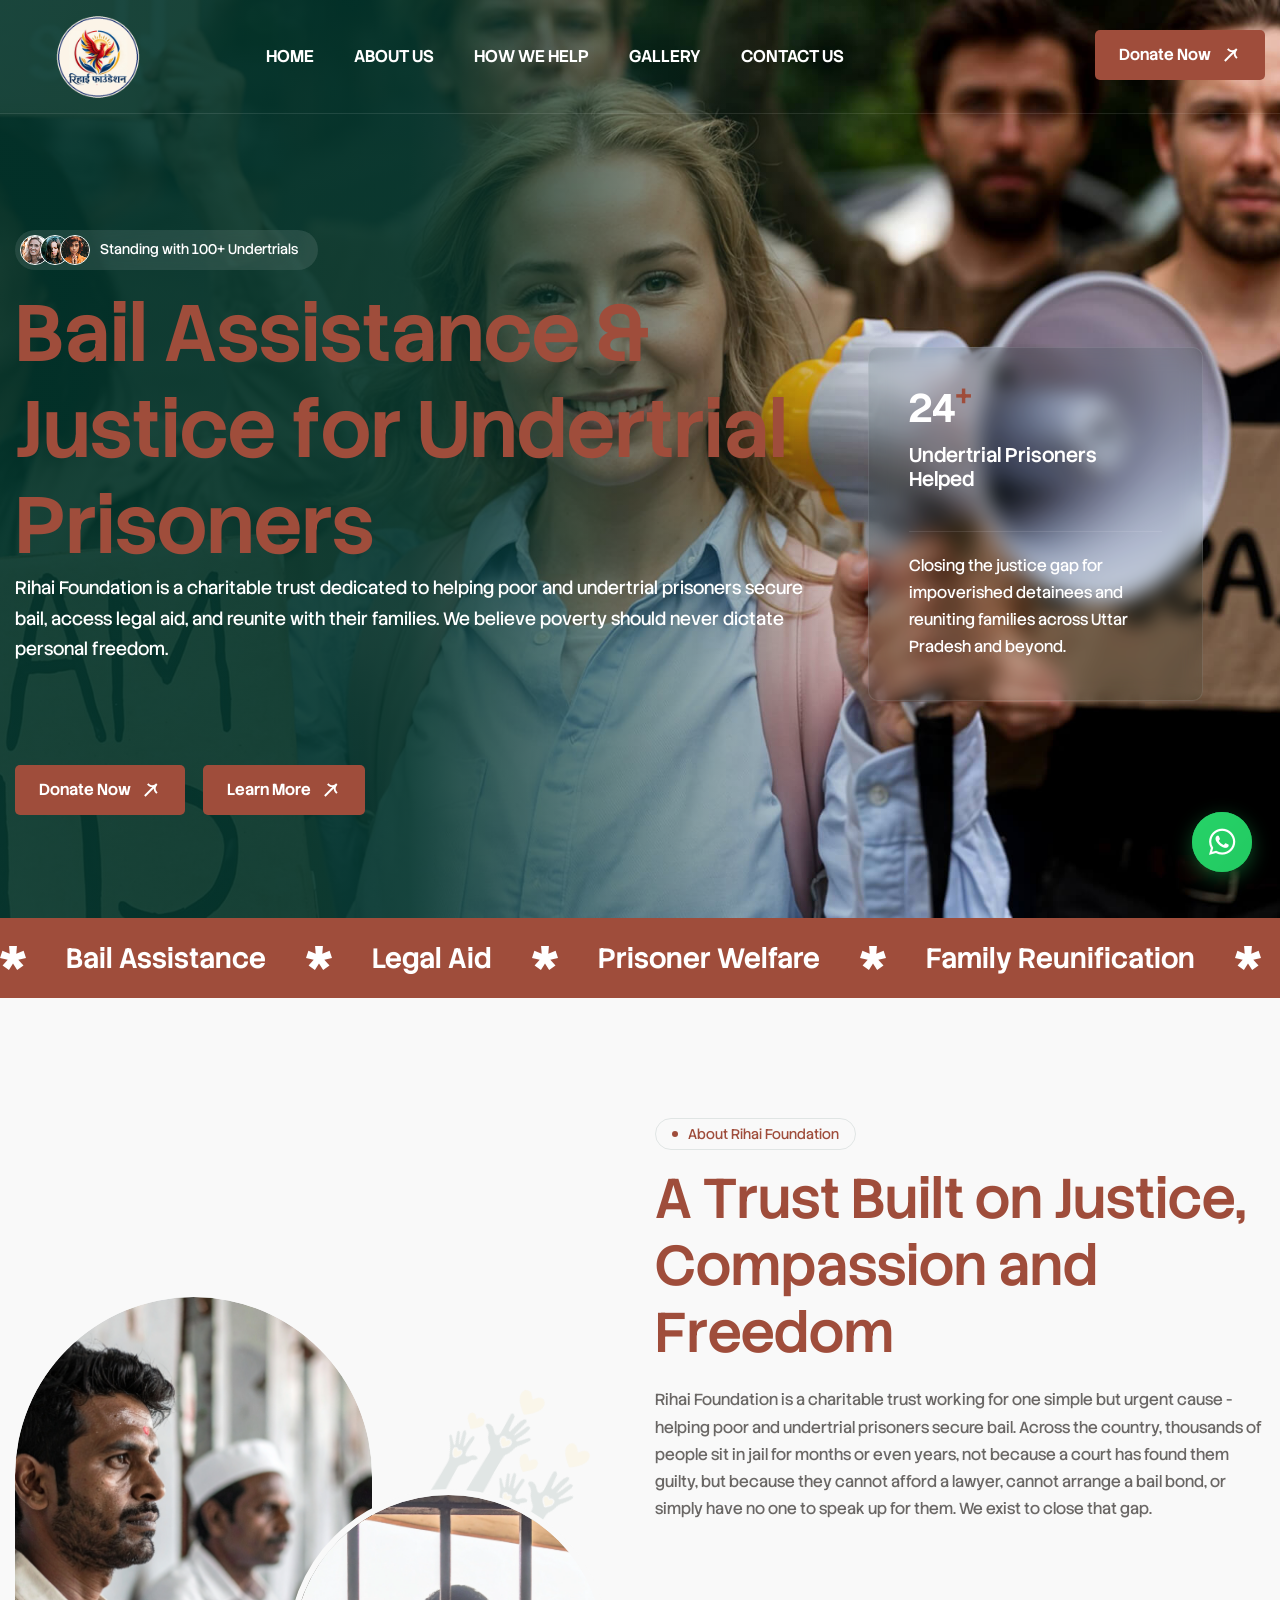
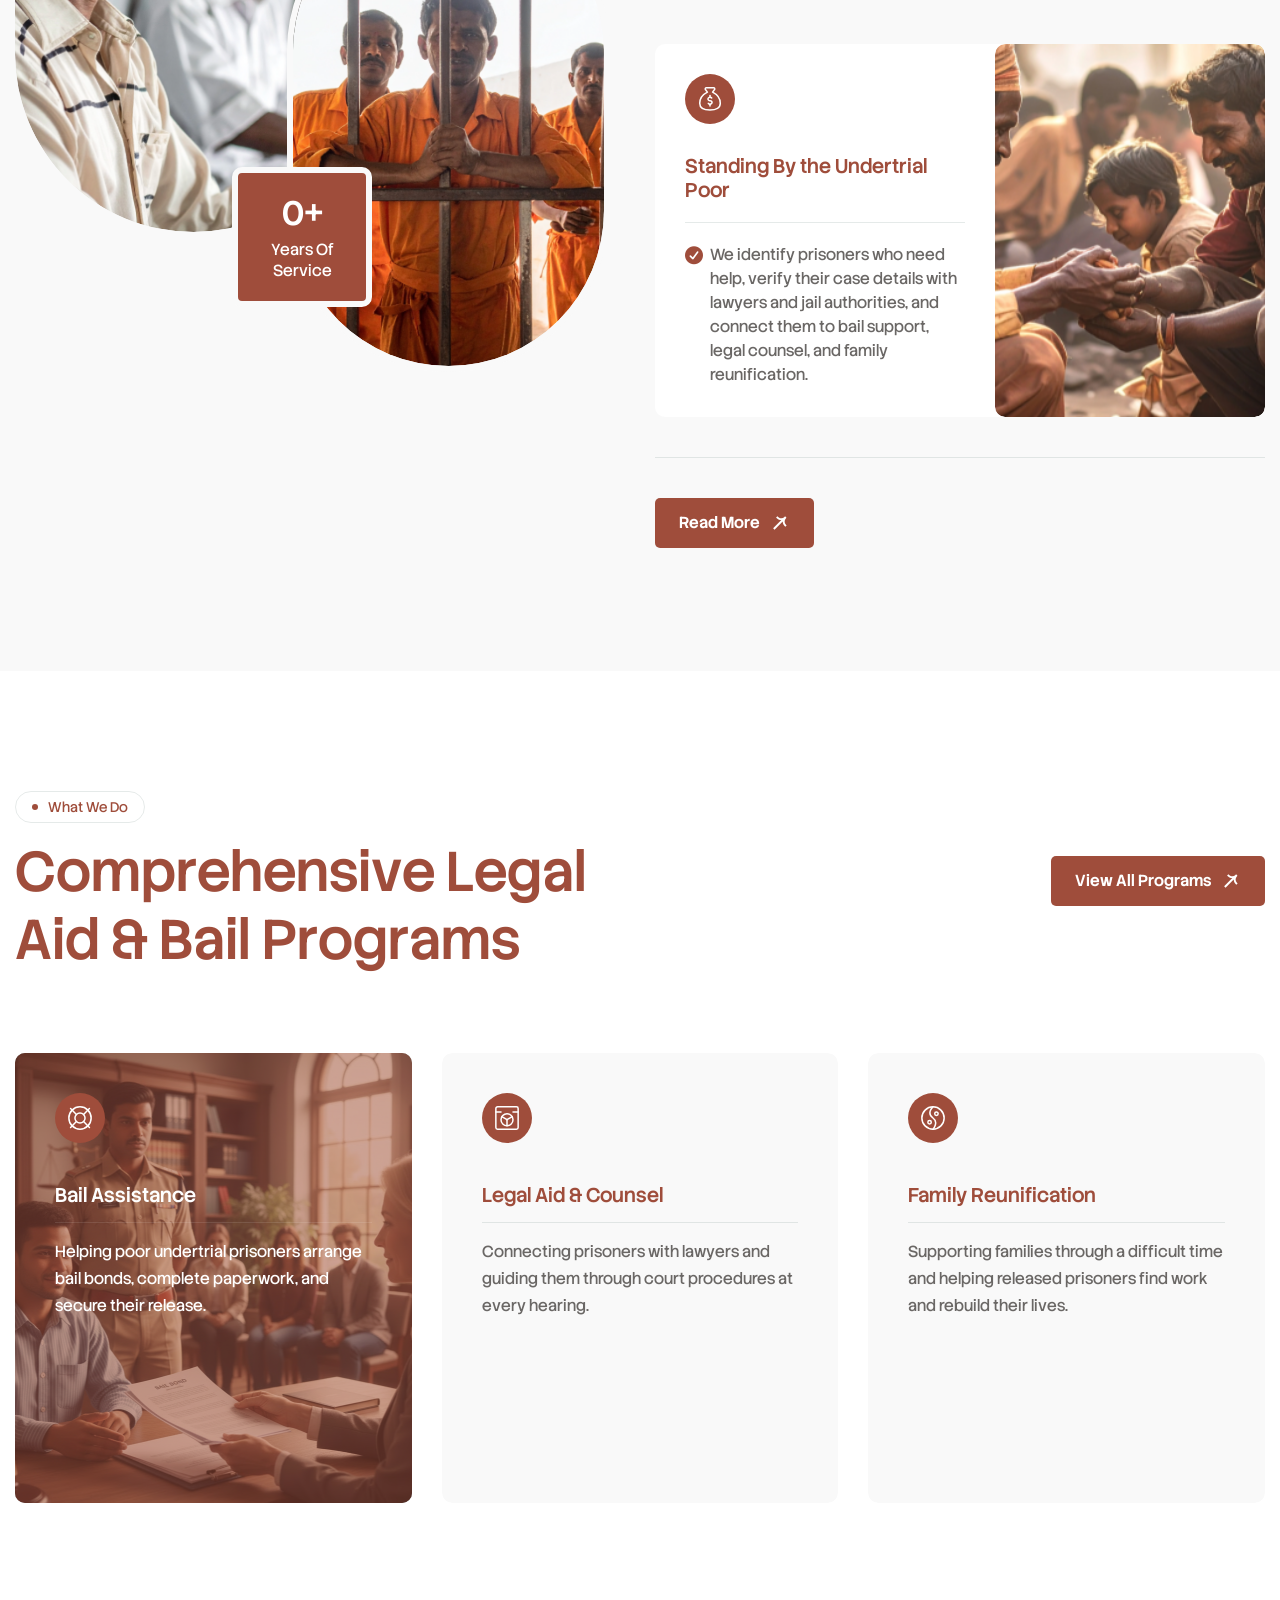
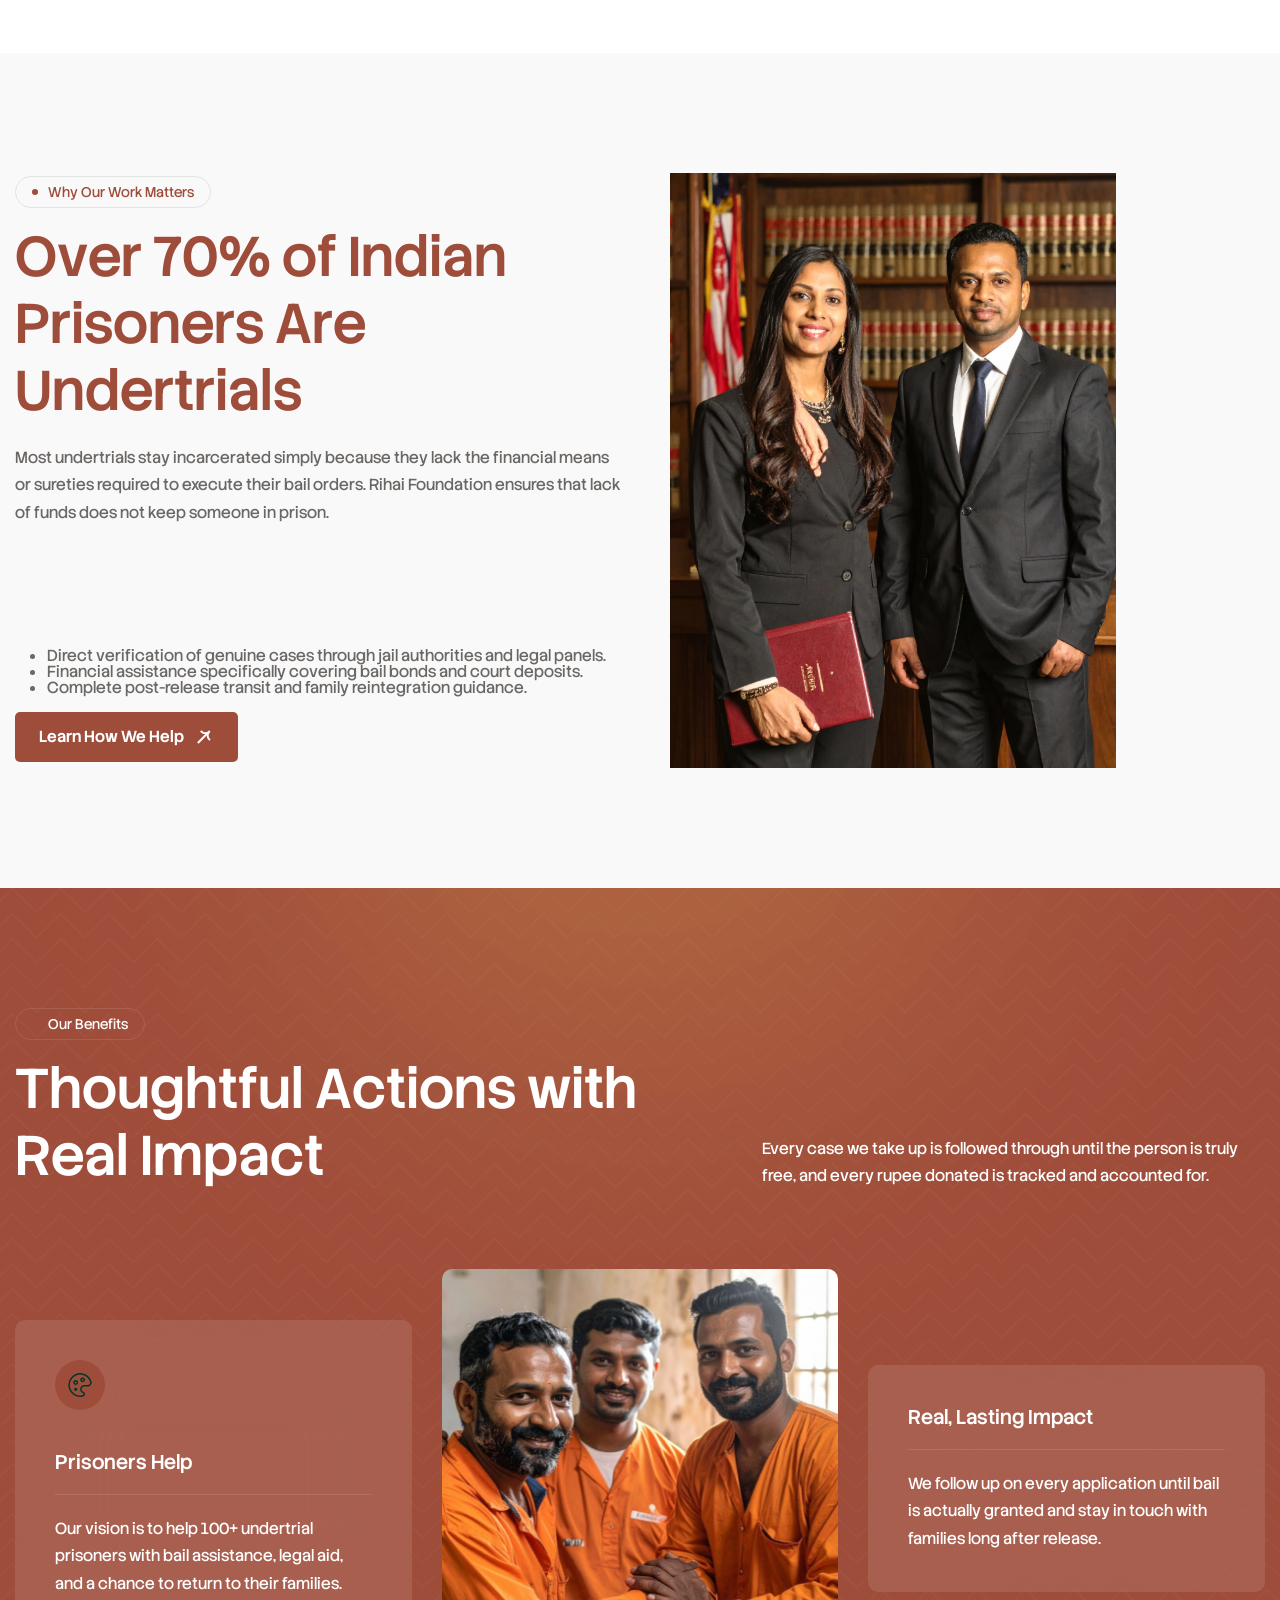
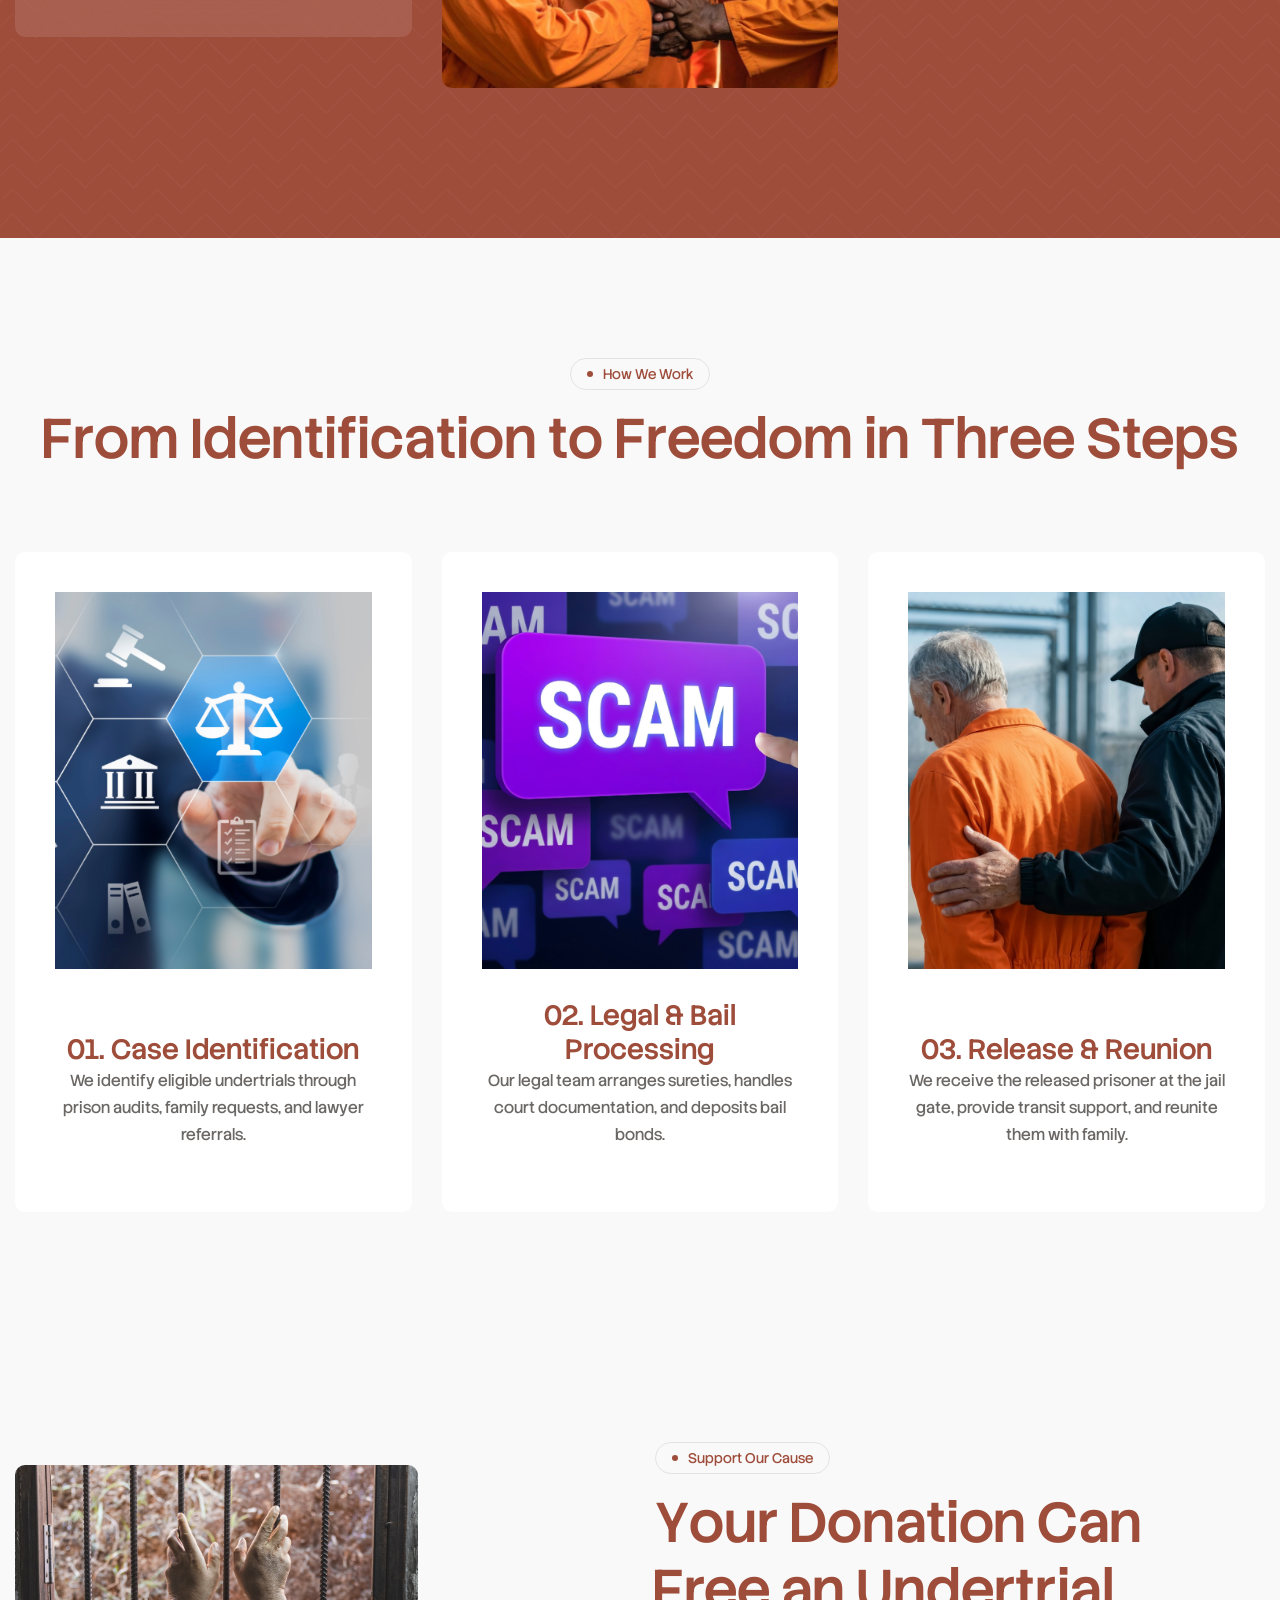
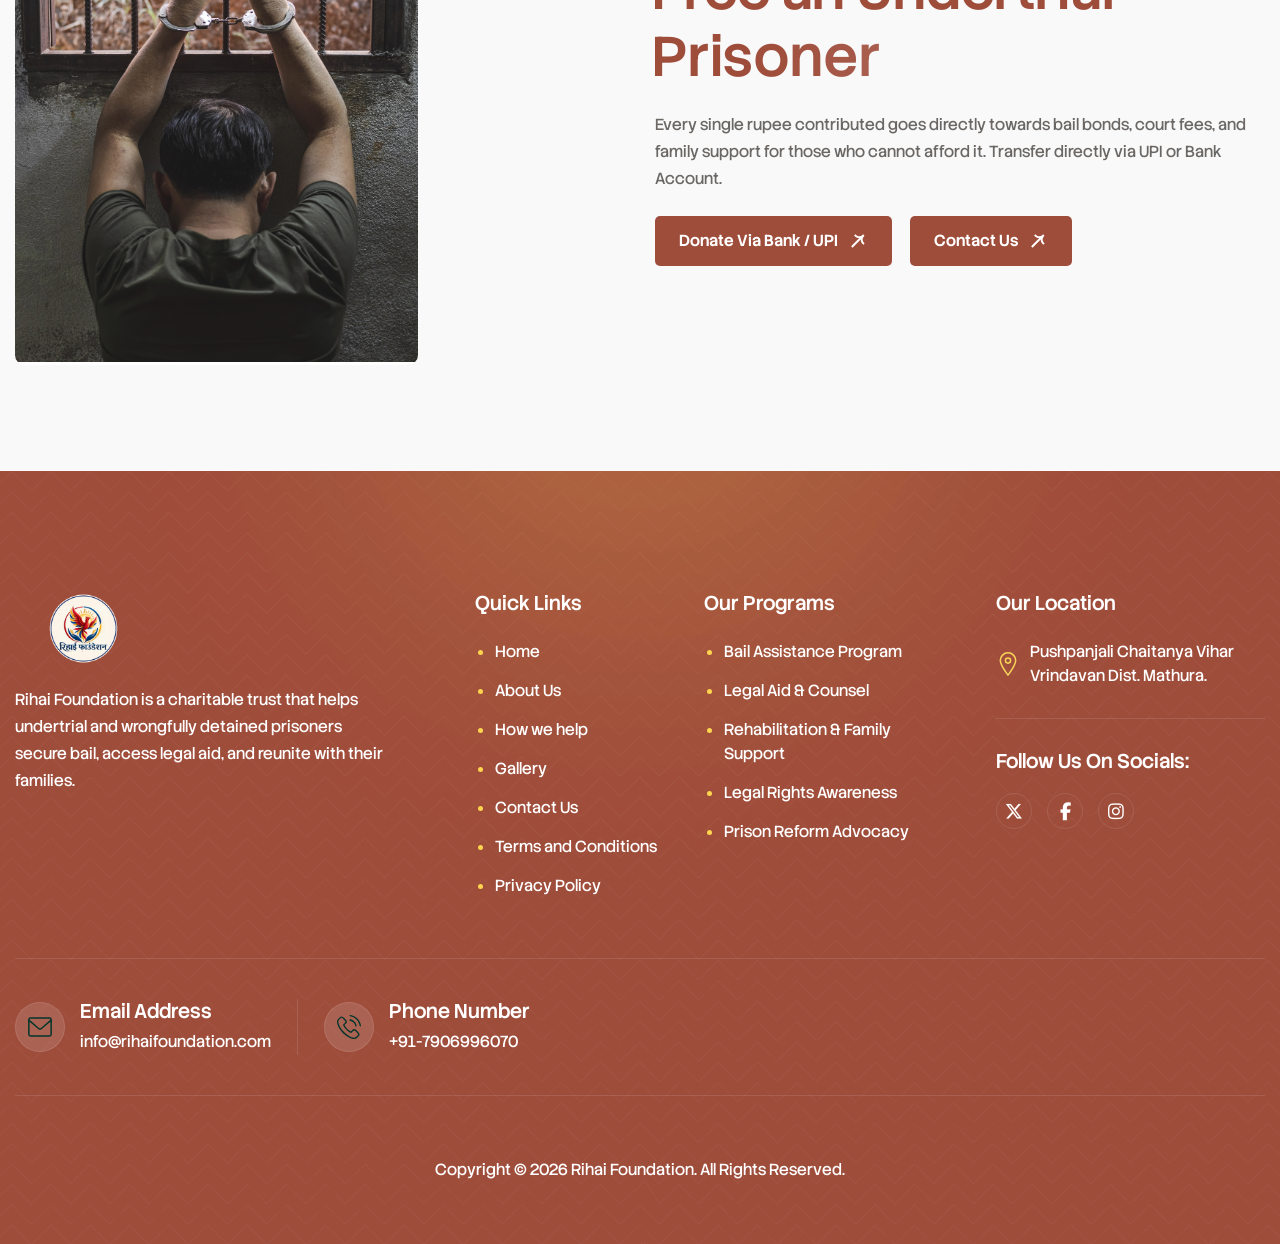
<file: index.html>
<!DOCTYPE html>
<html lang="en">
<head>
	<!-- Meta -->
	<meta charset="utf-8">
	<meta http-equiv="X-UA-Compatible" content="IE=edge">
	<meta name="viewport" content="width=device-width, initial-scale=1.0, maximum-scale=1">
	<meta name="description" content="Rihai Foundation is a charitable trust that helps undertrial and wrongfully detained prisoners secure bail, access legal aid, and reunite with their families.">
	<meta name="keywords" content="Rihai Foundation, bail assistance, undertrial prisoners, prisoner rights, legal aid, charitable trust, NGO, jail reform, prisoner welfare">
	<meta name="author" content="Rihai Foundation">
	<!-- Page Title -->
    <title>Rihai Foundation - Bail Assistance & Justice for Undertrial Prisoners</title>
	<!-- Canonical & Open Graph -->
	<link rel="canonical" href="https://www.rihaifoundation.com/">
	<meta property="og:url" content="https://www.rihaifoundation.com/">
	<meta property="og:type" content="website">
	<meta property="og:site_name" content="Rihai Foundation">

	<!-- Favicon Icon -->
	<link rel="shortcut icon" type="image/x-icon" href="images/logo/favicon.ico">
    <!-- Google Fonts Css-->
    <link rel="preconnect" href="https://fonts.googleapis.com/">
    <link rel="preconnect" href="https://fonts.gstatic.com/" crossorigin>
    <link href="https://fonts.googleapis.com/css2?family=Stack+Sans+Headline:wght@200..700&amp;display=swap" rel="stylesheet">
	<!-- Bootstrap Css -->
	<link href="css/bootstrap.min.css" rel="stylesheet" media="screen">
	<!-- SlickNav Css -->
	<link href="css/slicknav.min.css" rel="stylesheet">
	<!-- Swiper Css -->
	<link rel="stylesheet" href="css/swiper-bundle.min.css">
	<!-- Font Awesome Icon Css-->
	<link href="css/all.min.css" rel="stylesheet" media="screen">
	<!-- Animated Css -->
	<link href="css/animate.css" rel="stylesheet">
    <!-- Magnific Popup Core Css File -->
	<link rel="stylesheet" href="css/magnific-popup.css">
	<!-- Mouse Cursor Css File -->
	<link rel="stylesheet" href="css/mousecursor.css">
	<!-- Main Custom Css -->
	<link href="css/custom.css?v=2.1" rel="stylesheet" media="screen">
    <!-- High-Contrast Hover Styles -->
    <style>
        .main-menu ul li a:hover, .main-menu ul li a:focus, header.main-header .header-sticky.active .main-menu ul li a:hover { color: #FFD54F !important; }
        .footer-contact-item-content p a { color: #ffffff !important; }
        .footer-contact-item-content p a:hover, .footer-contact-item:hover .footer-contact-item-content p a { color: #FFD54F !important; text-decoration: underline !important; }
        .footer-contact-item:hover .footer-contact-item-content h3 { color: #FFD54F !important; }
        .footer-links ul li a:hover { color: #FFD54F !important; text-decoration: underline !important; }
        .footer-links ul li::marker { color: #FFD54F !important; }
        .footer-social-links ul li a:hover { background-color: #ffffff !important; border-color: #ffffff !important; }
        .footer-social-links ul li a:hover i { color: #9F4D3B !important; }
        .contact-info-content ul li a:hover, .contact-info-item:hover .contact-info-content ul li a { color: #111111 !important; text-decoration: underline !important; }
        .why-choose-contact-content p a:hover, .why-choose-contact-box:hover .why-choose-contact-content p a { color: #111111 !important; text-decoration: underline !important; }
    </style>
</head>
<body>

    

    <!-- Header Start -->
	<header class="main-header">
		<div class="header-sticky">
			<nav class="navbar navbar-expand-lg">
				<div class="container">
					<!-- Logo Start -->
					<a class="navbar-brand" href="index.html">
						<img src="images/logo/logo.png" alt="Rihai Foundation" class="logo">
					</a>
					<!-- Logo End -->

                    <!-- Main Menu Start -->
                    <div class="collapse navbar-collapse main-menu">
                        <div class="nav-menu-wrapper">
                            <ul class="navbar-nav mr-auto" id="menu">
                                <li class="nav-item"><a class="nav-link" href="index.html">Home</a></li>
                                <li class="nav-item"><a class="nav-link" href="about.html">About Us</a></li>
                                <li class="nav-item"><a class="nav-link" href="how-we-help.html">How We Help</a></li>
                                <li class="nav-item"><a class="nav-link" href="gallery.html">Gallery</a></li>
                                <li class="nav-item"><a class="nav-link" href="contact.html">Contact Us</a></li>
                                <li class="nav-item d-lg-none"><a class="nav-link" href="donate.html">Donate Now</a></li>
                            </ul>
                        </div>

                        <!-- Header Btn Start -->
                        <div class="header-btn">
                            <a href="donate.html" class="btn-default btn-highlighted">Donate Now</a>
                        </div>
                        <!-- Header Btn End -->
                    </div>
					<!-- Main Menu End -->
					<div class="navbar-toggle"></div>
				</div>
			</nav>
			<div class="responsive-menu"></div>
		</div>
	</header>
	<!-- Header End -->



    <!-- Hero Section Start -->
    <div class="hero">
        <div class="container">
            <div class="row align-items-center">
                <div class="col-lg-8">
                    <!-- Hero Content Start -->
                    <div class="hero-content">
                        <!-- Section Title Start -->
                        <div class="section-title">
                            <div class="hero-sub-heading">
                                <div class="satisfy-client-images">
                                    <div class="satisfy-client-image"><figure><img src="images/author-1.jpg" alt=""></figure></div>
                                    <div class="satisfy-client-image"><figure><img src="images/author-2.jpg" alt=""></figure></div>
                                    <div class="satisfy-client-image"><figure><img src="images/author-3.jpg" alt=""></figure></div>
                                </div>
                                <div class="satisfy-client-content">
                                    <p>Standing with 100+ Undertrials</p>
                                </div>
                            </div>
                            <h1 class="text-anime-style-3" data-cursor="-opaque">Bail Assistance & Justice for Undertrial Prisoners</h1>
                            <p class="wow fadeInUp" data-wow-delay="0.2s">Rihai Foundation is a charitable trust dedicated to helping poor and undertrial prisoners secure bail, access legal aid, and reunite with their families. We believe poverty should never dictate personal freedom.</p>
                        </div>
                        <!-- Section Title End -->

                        <!-- Hero Body Start -->
                        <div class="hero-body">
                            <div class="hero-body-content">
                                <a href="donate.html" class="btn-default btn-highlighted">Donate Now</a>
                                <a href="about.html" class="btn-default" style="margin-left: 15px;">Learn More</a>
                            </div>
                        </div>
                        <!-- Hero Body End -->
                    </div>
                    <!-- Hero Content End -->
                </div>

                <div class="col-lg-4">
                    <!-- Hero Counter Box Start -->
                    <div class="hero-counter-box wow fadeInUp" data-wow-delay="0.4s">
                        <h2><span class="counter">100</span><sup>+</sup></h2>
                        <h3>Undertrial Prisoners Helped</h3>
                        <p>Closing the justice gap for impoverished detainees and reuniting families across Uttar Pradesh and beyond.</p>
                    </div>
                    <!-- Hero Counter Box End -->
                </div>
            </div>
        </div>
    </div>
    <!-- Hero Section End -->

    <!-- Scrolling Ticker Section Start -->
    <div class="our-scrolling-ticker">
        <!-- Scrolling Ticker Box Start -->
        <div class="scrolling-ticker-box">
            <!-- Scrolling Content Start -->
            <div class="scrolling-content">
                <span><img src="images/icon-asterisk.svg" alt="">Bail Assistance</span>
                <span><img src="images/icon-asterisk.svg" alt="">Legal Aid</span>
                <span><img src="images/icon-asterisk.svg" alt="">Prisoner Welfare</span>
                <span><img src="images/icon-asterisk.svg" alt="">Family Reunification</span>
                <span><img src="images/icon-asterisk.svg" alt="">Bail Assistance</span>
                <span><img src="images/icon-asterisk.svg" alt="">Legal Aid</span>
                <span><img src="images/icon-asterisk.svg" alt="">Prisoner Welfare</span>
                <span><img src="images/icon-asterisk.svg" alt="">Family Reunification</span>
            </div>
            <!-- Scrolling Content End -->

            <!-- Scrolling Content Start -->
            <div class="scrolling-content">
                <span><img src="images/icon-asterisk.svg" alt="">Bail Assistance</span>
                <span><img src="images/icon-asterisk.svg" alt="">Legal Aid</span>
                <span><img src="images/icon-asterisk.svg" alt="">Prisoner Welfare</span>
                <span><img src="images/icon-asterisk.svg" alt="">Family Reunification</span>
                <span><img src="images/icon-asterisk.svg" alt="">Bail Assistance</span>
                <span><img src="images/icon-asterisk.svg" alt="">Legal Aid</span>
                <span><img src="images/icon-asterisk.svg" alt="">Prisoner Welfare</span>
                <span><img src="images/icon-asterisk.svg" alt="">Family Reunification</span>
            </div>
            <!-- Scrolling Content End -->
        </div>
        <!-- Scrolling Ticker Box End -->
    </div>
    <!-- Scrolling Ticker Section End -->

    <!-- About US Section Start -->
    <div class="about-us">
        <div class="container">
            <div class="row align-items-center">
                <div class="col-xl-6">
                    <!-- About Us Image Box Start -->
                    <div class="about-us-image-box wow fadeInUp">
                        <!-- About Us Image Box 1 Start -->
                        <div class="about-us-image-box-1">
                            <!-- About Us Image Start -->
                            <div class="about-us-image">
                                <figure class="image-anime">
                                    <img src="images/home/image-1.png" alt="Rihai Foundation Team">
                                </figure>
                            </div>
                            <!-- About Us Image End -->

                            <!-- About Us Counter Box Start -->
                            <div class="about-us-counter-box">
                                <h2 style="color: #fff;"><span class="counter">5</span>+</h2>
                                <p style="color: #fff;">Years Of Service</p>
                            </div>
                            <!-- About Us Counter Box End -->
                        </div>
                        <!-- About Us Image Box 1 End -->

                        <!-- About Us Image Box 2 Start -->
                        <div class="about-us-image-box-2">
                            <!-- About Us Image Start -->
                            <div class="about-us-image">
                                <figure class="image-anime">
                                    <img src="images/home/image-2.png" alt="Prisoner Support">
                                </figure>
                            </div>
                            <!-- About Us Image End -->
                        </div>
                        <!-- About Us Image Box 2 End -->
                    </div>
                    <!-- About Us Image Box End -->
                </div>

                <div class="col-xl-6">
                    <!-- About Us Content Start -->
                    <div class="about-us-content">
                        <!-- Section Title Start -->
                        <div class="section-title">
                            <span class="section-sub-title wow fadeInUp">About Rihai Foundation</span>
                            <h2 class="text-anime-style-3" data-cursor="-opaque">A Trust Built on Justice, Compassion and Freedom</h2>
                            <p class="wow fadeInUp" data-wow-delay="0.2s">Rihai Foundation is a charitable trust working for one simple but urgent cause - helping poor and undertrial prisoners secure bail. Across the country, thousands of people sit in jail for months or even years, not because a court has found them guilty, but because they cannot afford a lawyer, cannot arrange a bail bond, or simply have no one to speak up for them. We exist to close that gap.</p>
                        </div>
                        <!-- Section Title End -->

                        <!-- About Us Body Start -->
                        <div class="about-us-body wow fadeInUp" data-wow-delay="0.4s">
                            <!-- About Body Item Start -->
                            <div class="about-body-item">
                                <div class="icon-box">
                                    <img src="images/icon-about-us-item-1.svg" alt="">
                                </div>
                                <div class="about-body-item-content">
                                    <h3>Standing By the Undertrial Poor</h3>
                                    <ul>
                                        <li>We identify prisoners who need help, verify their case details with lawyers and jail authorities, and connect them to bail support, legal counsel, and family reunification.</li>
                                    </ul>
                                </div>
                            </div>
                            <!-- About Body Item End -->

                            <!-- About Body Image Start -->
                            <div class="about-body-image">
                                <figure class="image-anime">
                                    <img src="images/home/image-3.png" alt="Legal Support">
                                </figure>
                            </div>
                            <!-- About Body Image End -->
                        </div>
                        <!-- About Us Body End -->

                        <!-- About Us Footer Start -->
                        <div class="about-us-footer wow fadeInUp" data-wow-delay="0.6s">
                            <!-- About Us Button Start -->
                            <div class="about-us-btn">
                                <a href="about.html" class="btn-default">Read More</a>
                            </div>
                            <!-- About Us Button End -->
                        </div>
                        <!-- About Us Footer End -->
                    </div>
                    <!-- About Us Content End -->
                </div>
            </div>
        </div>
    </div>
    <!-- About US Section End -->

    <!-- Our Services Section Start -->
    <div class="our-service">
        <div class="container">
            <div class="row section-row align-items-center">
                <div class="col-xl-6">
                    <!-- Section Title Start -->
                    <div class="section-title">
                        <span class="section-sub-title wow fadeInUp">What We Do</span>
                        <h2 class="text-anime-style-3" data-cursor="-opaque">Comprehensive Legal Aid & Bail Programs</h2>
                    </div>
                    <!-- Section Title End -->
                </div>
                <div class="col-xl-6">
                    <div class="section-btn wow fadeInUp text-xl-end" data-wow-delay="0.2s">
                        <a href="how-we-help.html" class="btn-default">View All Programs</a>
                    </div>
                </div>
            </div>

            <div class="row">
                <div class="col-xl-4 col-md-6">
                    <!-- Service Item Start -->
                    <div class="service-item active wow fadeInUp">
                        <div class="service-item-image">
                            <figure>
                                <img src="images/home/image-4.png" alt="Bail Assistance">
                            </figure>
                        </div>
                        <div class="service-item-body">
                            <div class="service-item-body-content">
                                <div class="icon-box">
                                    <img src="images/icon-our-service-1.svg" alt="">
                                </div>
                                <div class="service-item-content">
                                    <h2><a href="how-we-help.html">Bail Assistance</a></h2>
                                    <p>Helping poor undertrial prisoners arrange bail bonds, complete paperwork, and secure their release.</p>
                                </div>
                            </div>
                        </div>
                    </div>
                    <!-- Service Item End -->
                </div>

                <div class="col-xl-4 col-md-6">
                    <!-- Service Item Start -->
                    <div class="service-item wow fadeInUp" data-wow-delay="0.2s">
                        <div class="service-item-image">
                            <figure>
                                <img src="images/home/image-5.png" alt="Legal Aid">
                            </figure>
                        </div>
                        <div class="service-item-body">
                            <div class="service-item-body-content">
                                <div class="icon-box">
                                    <img src="images/icon-our-service-2.svg" alt="">
                                </div>
                                <div class="service-item-content">
                                    <h2><a href="how-we-help.html">Legal Aid & Counsel</a></h2>
                                    <p>Connecting prisoners with lawyers and guiding them through court procedures at every hearing.</p>
                                </div>
                            </div>
                        </div>
                    </div>
                    <!-- Service Item End -->
                </div>

                <div class="col-xl-4 col-md-6">
                    <!-- Service Item Start -->
                    <div class="service-item wow fadeInUp" data-wow-delay="0.4s">
                        <div class="service-item-image">
                            <figure>
                                <img src="images/home/image-6.png" alt="Family Support">
                            </figure>
                        </div>
                        <div class="service-item-body">
                            <div class="service-item-body-content">
                                <div class="icon-box">
                                    <img src="images/icon-our-service-3.svg" alt="">
                                </div>
                                <div class="service-item-content">
                                    <h2><a href="how-we-help.html">Family Reunification</a></h2>
                                    <p>Supporting families through a difficult time and helping released prisoners find work and rebuild their lives.</p>
                                </div>
                            </div>
                        </div>
                    </div>
                    <!-- Service Item End -->
                </div>
            </div>
        </div>
    </div>
    <!-- Our Services Section End -->

    <!-- Why Choose Us Section Start -->
    <div class="why-choose-us">
        <div class="container">
            <div class="row align-items-center">
                <div class="col-xl-6">
                    <!-- Why Choose Us Content Start -->
                    <div class="why-choose-us-content">
                        <!-- Section Title Start -->
                        <div class="section-title">
                            <span class="section-sub-title wow fadeInUp">Why Our Work Matters</span>
                            <h2 class="text-anime-style-3" data-cursor="-opaque">Over 70% of Indian Prisoners Are Undertrials</h2>
                            <p class="wow fadeInUp" data-wow-delay="0.2s">Most undertrials stay incarcerated simply because they lack the financial means or sureties required to execute their bail orders. Rihai Foundation ensures that lack of funds does not keep someone in prison.</p>
                        </div>
                        <!-- Section Title End -->

                        <!-- Why Choose Us Body Start -->
                        <div class="why-choose-us-body wow fadeInUp" data-wow-delay="0.4s">
                            <ul>
                                <li>Direct verification of genuine cases through jail authorities and legal panels.</li>
                                <li>Financial assistance specifically covering bail bonds and court deposits.</li>
                                <li>Complete post-release transit and family reintegration guidance.</li>
                            </ul>
                        </div>
                        <!-- Why Choose Us Body End -->

                        <!-- Why Choose Us Footer Start -->
                        <div class="why-choose-us-footer wow fadeInUp" data-wow-delay="0.6s">
                            <a href="how-we-help.html" class="btn-default">Learn How We Help</a>
                        </div>
                        <!-- Why Choose Us Footer End -->
                    </div>
                    <!-- Why Choose Us Content End -->
                </div>

                <div class="col-xl-6">
                    <!-- Why Choose Us Image Box Start -->
                    <div class="why-choose-us-image-box">
                        <figure class="image-anime reveal">
                            <img src="images/home/image-7.png" alt="Rihai Foundation Prison Work">
                        </figure>
                    </div>
                    <!-- Why Choose Us Image Box End -->
                </div>
            </div>
        </div>
    </div>
    <!-- Why Choose Us Section End -->

    <!-- Our Benefits Section Start -->
    <div class="our-benefits dark-section">
        <div class="container">
            <div class="row section-row align-items-end">
                <div class="col-xl-7">
                    <!-- Section Title Start -->
                    <div class="section-title">
                        <span class="section-sub-title wow fadeInUp">Our Benefits</span>
                        <h2 class="text-anime-style-3" data-cursor="-opaque">Thoughtful Actions with Real Impact</h2>
                    </div>
                    <!-- Section Title End -->
                </div>
                <div class="col-xl-5">
                    <div class="section-title-content wow fadeInUp" data-wow-delay="0.2s">
                        <p>Every case we take up is followed through until the person is truly free, and every rupee donated is tracked and accounted for.</p>
                    </div>
                </div>
            </div>

            <div class="row align-items-center">
                <div class="col-xl-4 col-md-6 order-xl-1 order-1">
                    <div class="our-benefit-box wow fadeInUp" data-wow-delay="0.2s">
                        <div class="our-benefit-item">
                            <div class="icon-box">
                                <img src="images/icon-our-benefit-item-1.svg" alt="">
                            </div>
                            <div class="our-benefit-item-content">
                                <h3>Prisoners Help</h3>
                                <p>Our vision is to help 100+ undertrial prisoners with bail assistance, legal aid, and a chance to return to their families.</p>
                            </div>
                        </div>
                    </div>
                </div>

                <div class="col-xl-4 col-md-12 order-xl-2 order-3">
                    <div class="benefit-image-box">
                        <figure class="image-anime reveal">
                            <img src="images/home/image-9.png" alt="Rihai Impact">
                        </figure>
                    </div>
                </div>

                <div class="col-xl-4 col-md-6 order-xl-3 order-2">
                    <div class="our-benefit-box wow fadeInUp" data-wow-delay="0.2s">
                        <div class="our-benefit-item">
                            <div class="our-benefit-item-content">
                                <h3>Real, Lasting Impact</h3>
                                <p>We follow up on every application until bail is actually granted and stay in touch with families long after release.</p>
                            </div>
                        </div>
                    </div>
                </div>
            </div>
        </div>
    </div>
    <!-- Our Benefits Section End -->

    <!-- How We Work Section Start -->
    <div class="how-we-work">
        <div class="container">
            <div class="row section-row align-items-center">
                <div class="col-xl-12 text-center">
                    <div class="section-title">
                        <span class="section-sub-title wow fadeInUp">How We Work</span>
                        <h2 class="text-anime-style-3" data-cursor="-opaque">From Identification to Freedom in Three Steps</h2>
                    </div>
                </div>
            </div>

            <div class="row">
                <div class="col-xl-4 col-md-6">
                    <div class="how-work-item wow fadeInUp">
                        <div class="how-work-image">
                            <figure class="image-anime">
                                <img src="images/home/image-11.png" alt="Case Verification">
                            </figure>
                        </div>
                        <div class="how-work-content">
                            <h3>01. Case Identification</h3>
                            <p>We identify eligible undertrials through prison audits, family requests, and lawyer referrals.</p>
                        </div>
                    </div>
                </div>

                <div class="col-xl-4 col-md-6">
                    <div class="how-work-item wow fadeInUp" data-wow-delay="0.2s">
                        <div class="how-work-image">
                            <figure class="image-anime">
                                <img src="images/home/image-12.png" alt="Legal Filing">
                            </figure>
                        </div>
                        <div class="how-work-content">
                            <h3>02. Legal & Bail Processing</h3>
                            <p>Our legal team arranges sureties, handles court documentation, and deposits bail bonds.</p>
                        </div>
                    </div>
                </div>

                <div class="col-xl-4 col-md-6">
                    <div class="how-work-item wow fadeInUp" data-wow-delay="0.4s">
                        <div class="how-work-image">
                            <figure class="image-anime">
                                <img src="images/home/image-13.png" alt="Release and Reunion">
                            </figure>
                        </div>
                        <div class="how-work-content">
                            <h3>03. Release & Reunion</h3>
                            <p>We receive the released prisoner at the jail gate, provide transit support, and reunite them with family.</p>
                        </div>
                    </div>
                </div>
            </div>
        </div>
    </div>
    <!-- How We Work Section End -->

    <!-- CTA Section Start -->
    <div class="page-contact-us" style="padding: 80px 0;">
        <div class="container">
            <div class="row align-items-center">
                <div class="col-xl-6">
                    <figure class="image-anime reveal">
                        <img src="images/home/image-19.png" alt="Support Rihai Foundation" style="border-radius: 10px;">
                    </figure>
                </div>
                <div class="col-xl-6">
                    <div class="section-title">
                        <span class="section-sub-title wow fadeInUp">Support Our Cause</span>
                        <h2 class="text-anime-style-3" data-cursor="-opaque">Your Donation Can Free an Undertrial Prisoner</h2>
                        <p class="wow fadeInUp" data-wow-delay="0.2s">Every single rupee contributed goes directly towards bail bonds, court fees, and family support for those who cannot afford it. Transfer directly via UPI or Bank Account.</p>
                        <div class="mt-4">
                            <a href="donate.html" class="btn-default btn-highlighted">Donate via Bank / UPI</a>
                            <a href="contact.html" class="btn-default" style="margin-left: 15px;">Contact Us</a>
                        </div>
                    </div>
                </div>
            </div>
        </div>
    </div>
    <!-- CTA Section End -->



    <!-- Main Footer Start -->
    <footer class="main-footer dark-section">
        <div class="container">
            <div class="row">
                <div class="col-xl-4">
                    <!-- About Footer Start -->
                    <div class="about-footer">
                        <div class="footer-logo">
                            <img src="images/logo/logo.png" alt="">
                        </div>
                        <div class="about-footer-content">
                            <p>Rihai Foundation is a charitable trust that helps undertrial and wrongfully detained prisoners secure bail, access legal aid, and reunite with their families.</p>
                        </div>
                    </div>
                    <!-- About Footer End -->
                </div>

                <div class="col-xl-8">
                    <!-- Footer Links Box Start -->
                    <div class="footer-links-box">
                        <!-- Footer Links Start -->
                        <div class="footer-links">
                            <h2>Quick Links</h2>
                            <ul>
                                <li><a href="index.html">Home</a></li>
                                <li><a href="about.html">About Us</a></li>
                                <li><a href="how-we-help.html">How we help</a></li>
                                <li><a href="gallery.html">Gallery</a></li>
                                <li><a href="contact.html">Contact Us</a></li>
                                <li><a href="terms-and-conditions.html">Terms and Conditions</a></li>
                                <li><a href="privacy-policy.html">Privacy Policy</a></li>
                            </ul>
                        </div>
                        <!-- Footer Links End -->

                        <!-- Footer Links Start -->
                        <div class="footer-links">
                            <h2>Our Programs</h2>
                            <ul>
                                <li><a href="how-we-help.html">Bail Assistance Program</a></li>
                                <li><a href="how-we-help.html">Legal Aid & Counsel</a></li>
                                <li><a href="how-we-help.html">Rehabilitation & Family Support</a></li>
                                <li><a href="how-we-help.html">Legal Rights Awareness</a></li>
                                <li><a href="how-we-help.html">Prison Reform Advocacy</a></li>
                            </ul>
                        </div>
                        <!-- Footer Links End -->

                        <!-- Footer Links Start -->
                        <div class="footer-links footer-location-info">
                            <h2>Our Location</h2>
                            <ul>
                                <li><img src="images/icon-location-accent.svg" alt="">Pushpanjali Chaitanya Vihar Vrindavan Dist. Mathura.</li>
                            </ul>

                            <!-- Footer Social Link Start -->
                            <div class="footer-social-links">
                                <h3>Follow Us On Socials:</h3>
                                <ul>

                                    <li><a href="https://x.com/RihaiFoundation" target="_blank"><i class="fa-brands fa-x-twitter"></i></a></li>
                                    <li><a href="https://www.facebook.com/people/Rihai-Foundation/61592221250420/?rdid=RSYYLqAkDc4kMSQF" target="_blank"><i class="fa-brands fa-facebook-f"></i></a></li>
                                    <li><a href="https://www.instagram.com/rihaifoundation" target="_blank"><i class="fa-brands fa-instagram"></i></a></li>
                                </ul>
                            </div>
                            <!-- Footer Social Link End -->
                        </div>
                        <!-- Footer Links End -->
                    </div>
                    <!-- Footer Links Box End -->
                </div>

                <div class="col-lg-12">
                    <!-- Footer Body Start -->
                    <div class="footer-body">
                        <!-- Footer Contact Items List Start -->
                        <div class="footer-contact-items-list">
                            <!-- Footer Contact Item Start -->
                            <div class="footer-contact-item">
                                <div class="icon-box">
                                    <img src="images/icon-mail-primary.svg" alt="">
                                </div>
                                <div class="footer-contact-item-content">
                                    <h3>Email Address</h3>
                                    <p><a href="mailto:info@rihaifoundation.com">info@rihaifoundation.com</a></p>
                                </div>
                            </div>
                            <!-- Footer Contact Item End -->

                            <!-- Footer Contact Item Start -->
                            <div class="footer-contact-item">
                                <div class="icon-box">
                                    <img src="images/icon-phone-primary.svg" alt="">
                                </div>
                                <div class="footer-contact-item-content">
                                    <h3>Phone Number</h3>
                                    <p><a href="tel:+917906996070">+91-7906996070</a></p>
                                </div>
                            </div>
                            <!-- Footer Contact Item End -->
                        </div>
                        <!-- Footer Contact Items List End -->
                    </div>
                    <!-- Footer Body End -->
                </div>

                <div class="col-lg-12">
                    <!-- Footer Copyright Text Start -->
                    <div class="footer-copyright-text">
                        <p>Copyright &copy; 2026 Rihai Foundation. All Rights Reserved.</p>
                    </div>
                    <!-- Footer Copyright Text End -->
                </div>
            </div>
        </div>
    </footer>
    <!-- Main Footer End -->

    <!-- Floating WhatsApp Button Start -->
    <div class="floating-whatsapp">
        <span class="floating-whatsapp-tooltip">Chat with us on WhatsApp</span>
        <a href="https://wa.me/917906996070?text=Hello%20Rihai%20Foundation%2C%20I%20would%20like%20to%20know%20more." class="floating-whatsapp-btn" target="_blank" rel="noopener" aria-label="Chat with us on WhatsApp">
            <i class="fa-brands fa-whatsapp"></i>
        </a>
    </div>
    <!-- Floating WhatsApp Button End -->

    <!-- Jquery Library File -->
    <script src="js/jquery-3.7.1.min.js"></script>
    <!-- Bootstrap js file -->
    <script src="js/bootstrap.min.js"></script>
    <!-- Validator js file -->
    <script src="js/validator.min.js"></script>
    <!-- SlickNav js file -->
    <script src="js/jquery.slicknav.js"></script>
    <!-- Swiper js file -->
    <script src="js/swiper-bundle.min.js"></script>
    <!-- Counter js file -->
    <script src="js/jquery.waypoints.min.js"></script>
    <script src="js/jquery.counterup.min.js"></script>
    <!-- Magnific js file -->
    <script src="js/jquery.magnific-popup.min.js"></script>
    <!-- Parallax js -->
    <script src="js/parallaxie.js"></script>
    <!-- MagicCursor js file -->
    <script src="js/gsap.min.js"></script>
    <script src="js/magiccursor.js"></script>
    <!-- Text Effect js file -->
    <script src="js/SplitText.min.js"></script>
    <script src="js/ScrollTrigger.min.js"></script>
    <!-- Wow js file -->
    <script src="js/wow.min.js"></script>
    <!-- Main Custom js file -->
    <script src="js/function.js"></script>
</body>
</html>
</file>
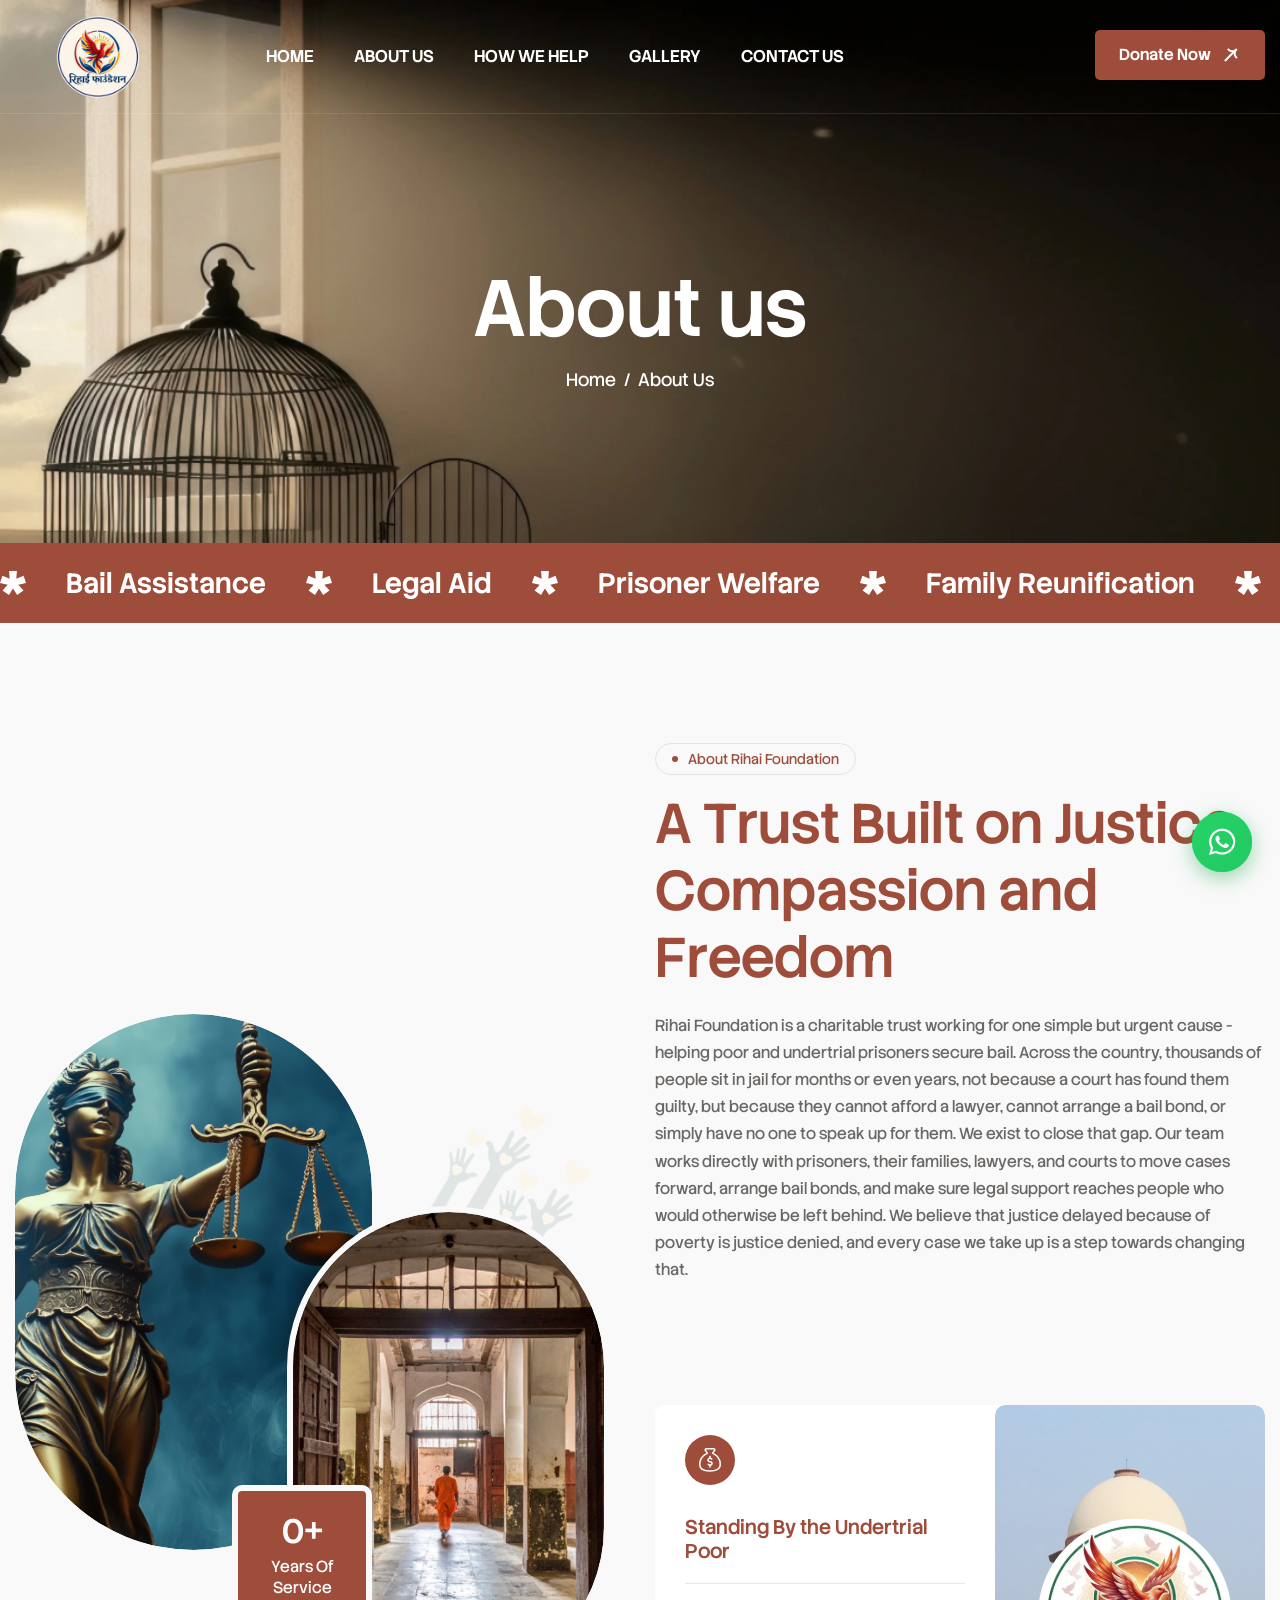
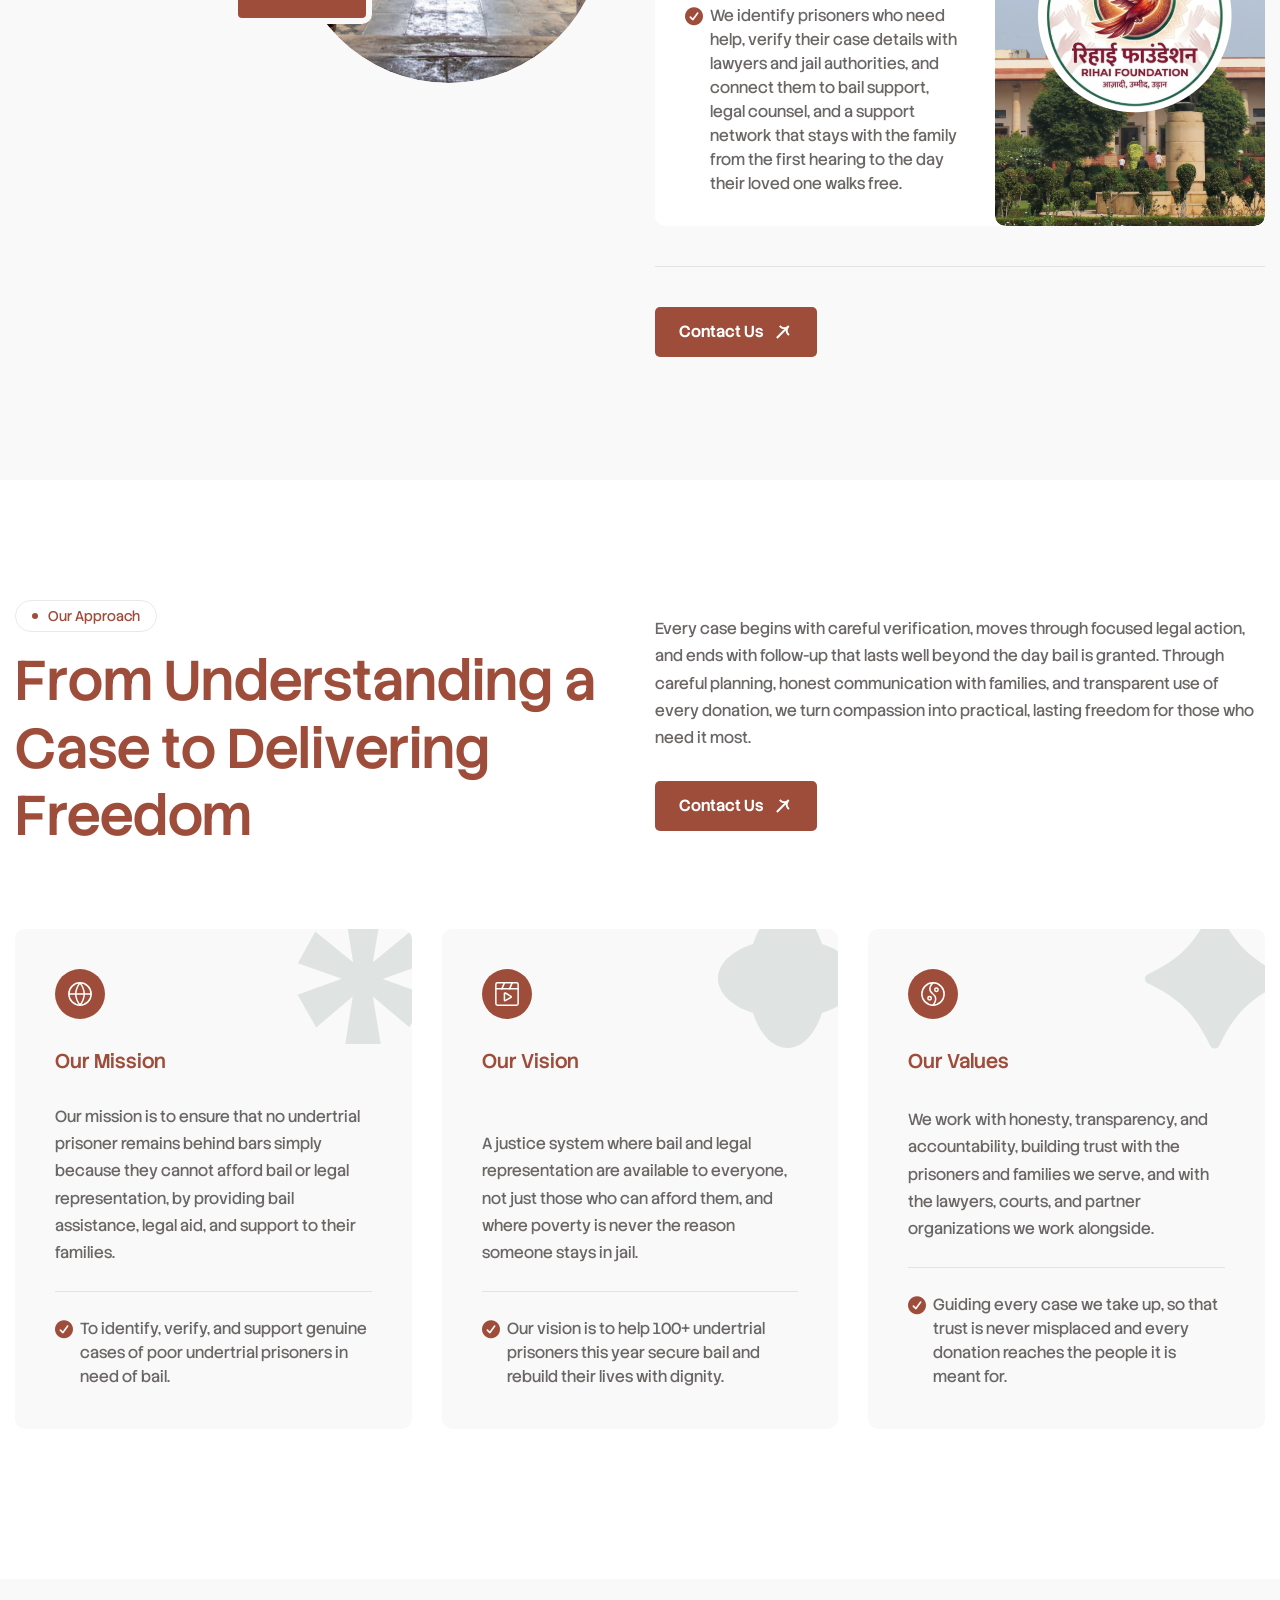
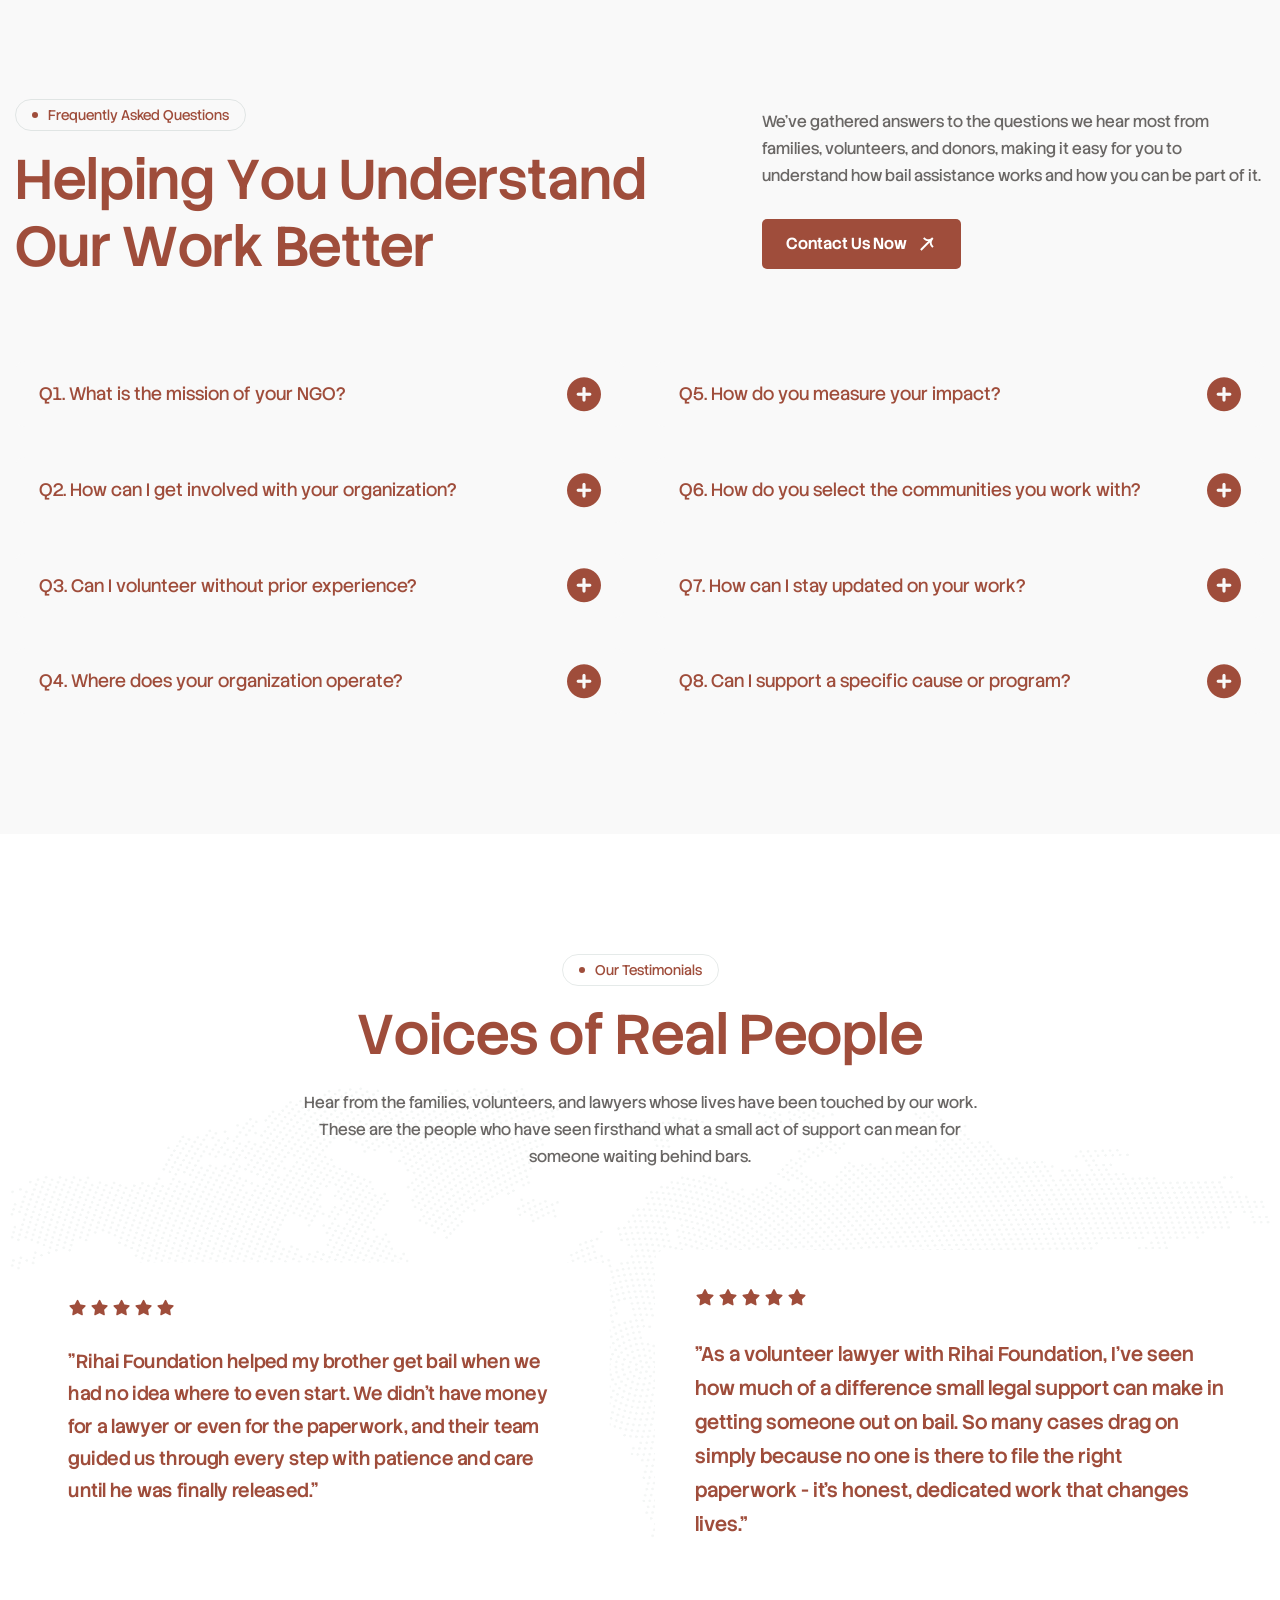
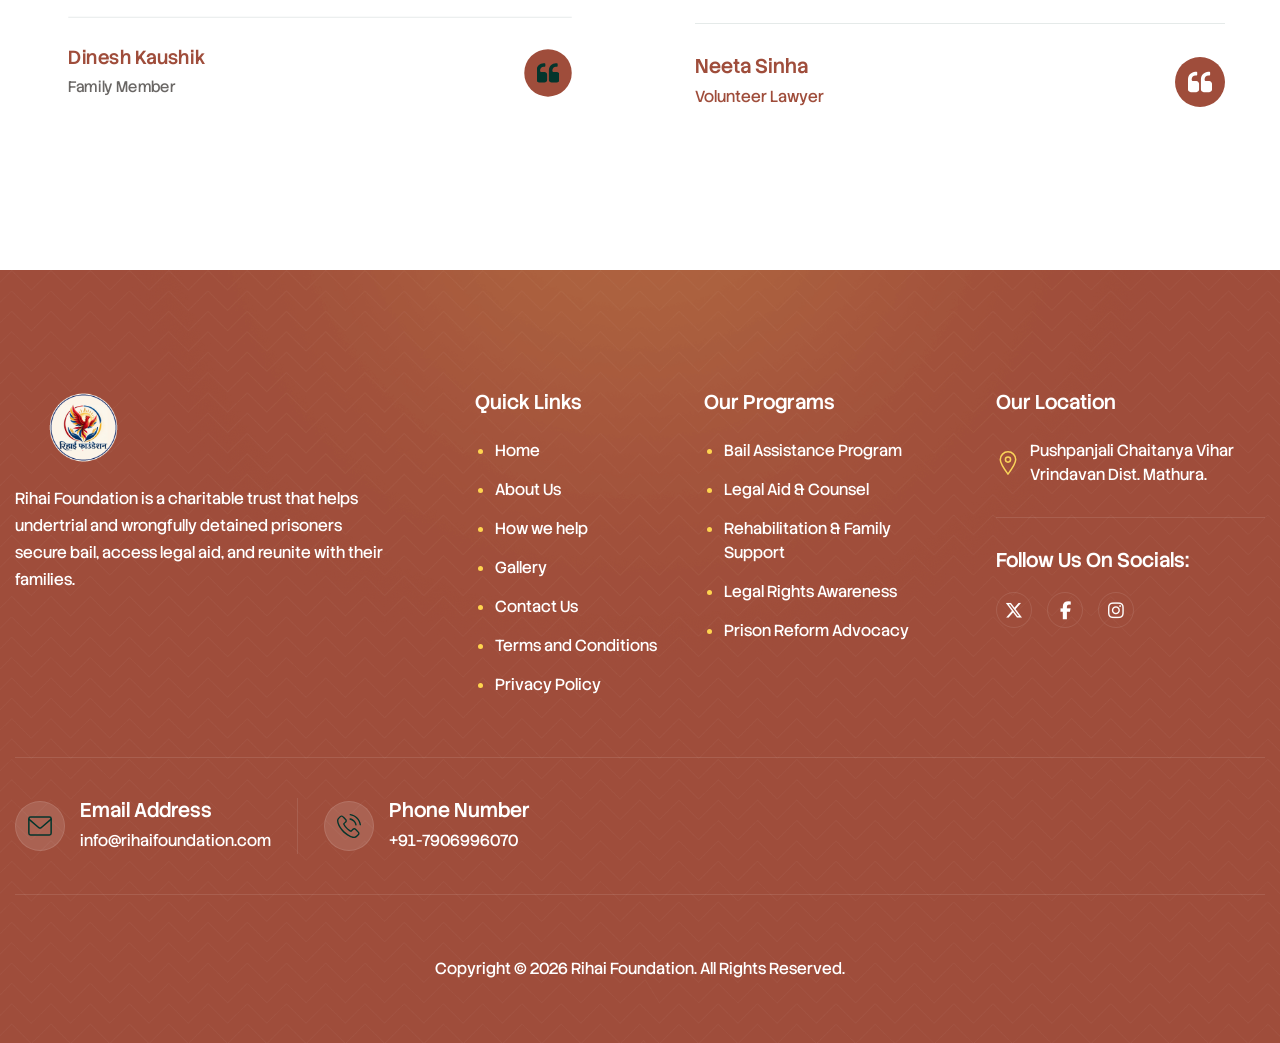
<file: about.html>
<!DOCTYPE html>
<html lang="en">
<head>
	<!-- Meta -->
	<meta charset="utf-8">
	<meta http-equiv="X-UA-Compatible" content="IE=edge">
	<meta name="viewport" content="width=device-width, initial-scale=1.0, maximum-scale=1">
	<meta name="description" content="Rihai Foundation is a charitable trust that helps undertrial and wrongfully detained prisoners secure bail, access legal aid, and reunite with their families.">
	<meta name="keywords" content="Rihai Foundation, bail assistance, undertrial prisoners, prisoner rights, legal aid, charitable trust, NGO, jail reform, prisoner welfare">
	<meta name="author" content="Rihai Foundation">
	<!-- Page Title -->
    <title>About Us | Rihai Foundation - Bail Assistance & Justice for Undertrial Prisoners</title>
	<!-- Canonical & Open Graph -->
	<link rel="canonical" href="https://www.rihaifoundation.com/about">
	<meta property="og:url" content="https://www.rihaifoundation.com/about">
	<meta property="og:type" content="website">
	<meta property="og:site_name" content="Rihai Foundation">

	<!-- Favicon Icon -->
	<link rel="shortcut icon" type="image/x-icon" href="images/logo/favicon.ico">
    <!-- Google Fonts Css-->
    <link rel="preconnect" href="https://fonts.googleapis.com/">
    <link rel="preconnect" href="https://fonts.gstatic.com/" crossorigin>
    <link href="https://fonts.googleapis.com/css2?family=Stack+Sans+Headline:wght@200..700&amp;display=swap" rel="stylesheet">
	<!-- Bootstrap Css -->
	<link href="css/bootstrap.min.css" rel="stylesheet" media="screen">
	<!-- SlickNav Css -->
	<link href="css/slicknav.min.css" rel="stylesheet">
	<!-- Swiper Css -->
	<link rel="stylesheet" href="css/swiper-bundle.min.css">
	<!-- Font Awesome Icon Css-->
	<link href="css/all.min.css" rel="stylesheet" media="screen">
	<!-- Animated Css -->
	<link href="css/animate.css" rel="stylesheet">
    <!-- Magnific Popup Core Css File -->
	<link rel="stylesheet" href="css/magnific-popup.css">
	<!-- Mouse Cursor Css File -->
	<link rel="stylesheet" href="css/mousecursor.css">
	<!-- Main Custom Css -->
	<link href="css/custom.css?v=2.1" rel="stylesheet" media="screen">
    <!-- High-Contrast Hover Styles -->
    <style>
        .main-menu ul li a:hover, .main-menu ul li a:focus, header.main-header .header-sticky.active .main-menu ul li a:hover { color: #FFD54F !important; }
        .footer-contact-item-content p a { color: #ffffff !important; }
        .footer-contact-item-content p a:hover, .footer-contact-item:hover .footer-contact-item-content p a { color: #FFD54F !important; text-decoration: underline !important; }
        .footer-contact-item:hover .footer-contact-item-content h3 { color: #FFD54F !important; }
        .footer-links ul li a:hover { color: #FFD54F !important; text-decoration: underline !important; }
        .footer-links ul li::marker { color: #FFD54F !important; }
        .footer-social-links ul li a:hover { background-color: #ffffff !important; border-color: #ffffff !important; }
        .footer-social-links ul li a:hover i { color: #9F4D3B !important; }
        .contact-info-content ul li a:hover, .contact-info-item:hover .contact-info-content ul li a { color: #111111 !important; text-decoration: underline !important; }
        .why-choose-contact-content p a:hover, .why-choose-contact-box:hover .why-choose-contact-content p a { color: #111111 !important; text-decoration: underline !important; }
    </style>
</head>
<body>

    

    <!-- Header Start -->
	<header class="main-header">
		<div class="header-sticky">
			<nav class="navbar navbar-expand-lg">
				<div class="container">
					<!-- Logo Start -->
					<a class="navbar-brand" href="index.html">
						<img src="images/logo/logo.png" alt="Rihai Foundation" class="logo">
					</a>
					<!-- Logo End -->

                    <!-- Main Menu Start -->
                    <div class="collapse navbar-collapse main-menu">
                        <div class="nav-menu-wrapper">
                            <ul class="navbar-nav mr-auto" id="menu">
                                <li class="nav-item"><a class="nav-link" href="index.html">Home</a></li>
                                <li class="nav-item"><a class="nav-link" href="about.html">About Us</a></li>
                                <li class="nav-item"><a class="nav-link" href="how-we-help.html">How We Help</a></li>
                                <li class="nav-item"><a class="nav-link" href="gallery.html">Gallery</a></li>
                                <li class="nav-item"><a class="nav-link" href="contact.html">Contact Us</a></li>
                                <li class="nav-item d-lg-none"><a class="nav-link" href="donate.html">Donate Now</a></li>
                            </ul>
                        </div>

                        <!-- Header Btn Start -->
                        <div class="header-btn">
                            <a href="donate.html" class="btn-default btn-highlighted">Donate Now</a>
                        </div>
                        <!-- Header Btn End -->
                    </div>
					<!-- Main Menu End -->
					<div class="navbar-toggle"></div>
				</div>
			</nav>
			<div class="responsive-menu"></div>
		</div>
	</header>
	<!-- Header End -->



    <!-- Page Header Section Start -->
    <div class="page-header dark-section parallaxie">
        <div class="container">
            <div class="row">
                <div class="col-lg-12">
                    <!-- Page Header Box Start -->
                    <div class="page-header-box">
                        <h1 class="text-anime-style-3" data-cursor="-opaque">About us</h1>
                        <nav class="wow fadeInUp">
                            <ol class="breadcrumb">
                                <li class="breadcrumb-item"><a href="index.html">home</a></li>
                                <li class="breadcrumb-item active" aria-current="page">About Us</li>
                            </ol>
                        </nav>
                    </div>
                    <!-- Page Header Box End -->
                </div>
            </div>
        </div>
    </div>
    <!-- Page Header Section End -->

    <!-- Scrolling Ticker Section Start -->
    <div class="our-scrolling-ticker">
        <!-- Scrolling Ticker Box Start -->
        <div class="scrolling-ticker-box">
            <!-- Scrolling Content Start -->
            <div class="scrolling-content">
                <span><img src="images/icon-asterisk.svg" alt="">Bail Assistance</span>
                <span><img src="images/icon-asterisk.svg" alt="">Legal Aid</span>
                <span><img src="images/icon-asterisk.svg" alt="">Prisoner Welfare</span>
                <span><img src="images/icon-asterisk.svg" alt="">Family Reunification</span>
                <span><img src="images/icon-asterisk.svg" alt="">Bail Assistance</span>
                <span><img src="images/icon-asterisk.svg" alt="">Legal Aid</span>
                <span><img src="images/icon-asterisk.svg" alt="">Prisoner Welfare</span>
                <span><img src="images/icon-asterisk.svg" alt="">Family Reunification</span>
            </div>
            <!-- Scrolling Content End -->

            <!-- Scrolling Content Start -->
            <div class="scrolling-content">
                <span><img src="images/icon-asterisk.svg" alt="">Bail Assistance</span>
                <span><img src="images/icon-asterisk.svg" alt="">Legal Aid</span>
                <span><img src="images/icon-asterisk.svg" alt="">Prisoner Welfare</span>
                <span><img src="images/icon-asterisk.svg" alt="">Family Reunification</span>
                <span><img src="images/icon-asterisk.svg" alt="">Bail Assistance</span>
                <span><img src="images/icon-asterisk.svg" alt="">Legal Aid</span>
                <span><img src="images/icon-asterisk.svg" alt="">Prisoner Welfare</span>
                <span><img src="images/icon-asterisk.svg" alt="">Family Reunification</span>
            </div>
            <!-- Scrolling Content End -->
        </div>
        <!-- Scrolling Ticker Box End -->
    </div>
    <!-- Scrolling Ticker Section End -->

    <!-- About US Section Start -->
    <div class="about-us">
        <div class="container">
            <div class="row align-items-center">
                <div class="col-xl-6">
                    <!-- About Us Image Box Start -->
                    <div class="about-us-image-box wow fadeInUp">
                        <!-- About Us Image Box 1 Start -->
                        <div class="about-us-image-box-1">
                            <!-- About Us Image Start -->
                            <div class="about-us-image">
                                <figure class="image-anime">
                                    <img src="images/about/image-1.png" alt="">
                                </figure>
                            </div>
                            <!-- About Us Image End -->

                            <!-- About Us Counter Box Start -->
                            <div class="about-us-counter-box">
                                <h2 style="color: #fff;"><span class="counter">5</span>+</h2>
                                <p style="color: #fff;">Years Of Service</p>
                            </div>
                            <!-- About Us Counter Box End -->
                        </div>
                        <!-- About Us Image Box 1 End -->

                        <!-- About Us Image Box 2 Start -->
                        <div class="about-us-image-box-2">
                            <!-- About Us Image Start -->
                            <div class="about-us-image">
                                <figure class="image-anime">
                                    <img src="images/about/image-2.png" alt="">
                                </figure>
                            </div>
                            <!-- About Us Image End -->
                        </div>
                        <!-- About Us Image Box 2 End -->
                    </div>
                    <!-- About Us Image Box End -->
                </div>

                <div class="col-xl-6">
                    <!-- About Us Content Start -->
                    <div class="about-us-content">
                        <!-- Section Title Start -->
                        <div class="section-title">
                            <span class="section-sub-title wow fadeInUp">About Rihai Foundation</span>
                            <h2 class="text-anime-style-3" data-cursor="-opaque">A Trust Built on Justice, Compassion and Freedom</h2>
                            <p class="wow fadeInUp" data-wow-delay="0.2s">Rihai Foundation is a charitable trust working for one simple but urgent cause - helping poor and undertrial prisoners secure bail. Across the country, thousands of people sit in jail for months or even years, not because a court has found them guilty, but because they cannot afford a lawyer, cannot arrange a bail bond, or simply have no one to speak up for them. We exist to close that gap. Our team works directly with prisoners, their families, lawyers, and courts to move cases forward, arrange bail bonds, and make sure legal support reaches people who would otherwise be left behind. We believe that justice delayed because of poverty is justice denied, and every case we take up is a step towards changing that.</p>
                        </div>
                        <!-- Section Title End -->

                        <!-- About Us Body Start -->
                        <div class="about-us-body wow fadeInUp" data-wow-delay="0.4s">
                            <!-- About Body Item Start -->
                            <div class="about-body-item">
                                <div class="icon-box">
                                    <img src="images/icon-about-us-item-1.svg" alt="">
                                </div>
                                <div class="about-body-item-content">
                                    <h3>Standing By the Undertrial Poor</h3>
                                    <ul>
                                        <li>We identify prisoners who need help, verify their case details with lawyers and jail authorities, and connect them to bail support, legal counsel, and a support network that stays with the family from the first hearing to the day their loved one walks free.</li>
                                    </ul>
                                </div>
                            </div>
                            <!-- About Body Item End -->

                            <!-- About Body Image Start -->
                            <div class="about-body-image">
                                <figure class="image-anime">
                                    <img src="images/about/image-3.png" alt="">
                                </figure>
                            </div>
                            <!-- About Body Image Start -->
                        </div>
                        <!-- About Us Body End -->

                        <!-- About Us Footer Start -->
                        <div class="about-us-footer wow fadeInUp" data-wow-delay="0.6s">
                            <!-- About Us Button Start -->
                            <div class="about-us-btn">
                                <a href="contact.html" class="btn-default">Contact Us</a>
                            </div>
                            <!-- About Us Button End -->


                        </div>
                        <!-- About Us Footer End -->
                    </div>
                    <!-- About Us Content End -->
                </div>
            </div>
        </div>
    </div>
    <!-- About US Section End -->

    <!-- Our Approach Section Start -->
    <div class="our-approach">
        <div class="container">
            <div class="row section-row align-items-center">
                <div class="col-xl-6">
                    <!-- Section Title Start -->
                    <div class="section-title">
                        <span class="section-sub-title wow fadeInUp">Our Approach</span>
                        <h2 class="text-anime-style-3" data-cursor="-opaque">From Understanding a Case to Delivering Freedom</h2>
                    </div>
                    <!-- Section Title End -->
                </div>

                <div class="col-xl-6">
                    <!-- Section Content Btn Start -->
                    <div class="section-content-btn">
                        <!-- Section Title Content Start -->
                        <div class="section-title-content wow fadeInUp" data-wow-delay="0.2s">
                            <p>Every case begins with careful verification, moves through focused legal action, and ends with follow-up that lasts well beyond the day bail is granted. Through careful planning, honest communication with families, and transparent use of every donation, we turn compassion into practical, lasting freedom for those who need it most.</p>
                        </div>
                        <!-- Section Title Content End -->

                        <!-- Section Button Start -->
                        <div class="section-btn wow fadeInUp" data-wow-delay="0.4s">
                            <a class="btn-default" href="contact.html">Contact Us</a>
                        </div>
                        <!-- Section Button End -->
                    </div>
                    <!-- Section Content Btn End -->
                </div>
            </div>

            <div class="row">
                <div class="col-xl-4 col-md-6">
                    <!-- Our Approach Item Start -->
                    <div class="approach-item box-1 wow fadeInUp">
                        <div class="approach-item-header">
                            <div class="icon-box">
                                <img src="images/icon-our-approach-1.svg" alt="" style="filter: brightness(0) invert(1);">
                            </div>
                            <div class="approach-item-title">
                                <h3>Our Mission</h3>
                            </div>
                        </div>
                        <div class="approach-item-content">
                            <p>Our mission is to ensure that no undertrial prisoner remains behind bars simply because they cannot afford bail or legal representation, by providing bail assistance, legal aid, and support to their families.</p>
                            <ul>
                                <li>To identify, verify, and support genuine cases of poor undertrial prisoners in need of bail.</li>
                            </ul>
                        </div>
                    </div>
                    <!-- Our Approach Item End -->
                </div>

                <div class="col-xl-4 col-md-6">
                    <!-- Our Approach Item Start -->
                    <div class="approach-item box-2 wow fadeInUp" data-wow-delay="0.2s">
                        <div class="approach-item-header">
                            <div class="icon-box">
                                <img src="images/icon-our-approach-2.svg" alt="" style="filter: brightness(0) invert(1);">
                            </div>
                            <div class="approach-item-title">
                                <h3>Our Vision</h3>
                            </div>
                        </div>
                        <div class="approach-item-content">
                            <p>A justice system where bail and legal representation are available to everyone, not just those who can afford them, and where poverty is never the reason someone stays in jail.</p>
                            <ul>
                                <li>Our vision is to help 100+ undertrial prisoners this year secure bail and rebuild their lives with dignity.</li>
                            </ul>
                        </div>
                    </div>
                    <!-- Our Approach Item End -->
                </div>

                <div class="col-xl-4 col-md-6">
                    <!-- Our Approach Item Start -->
                    <div class="approach-item box-3 wow fadeInUp" data-wow-delay="0.4s">
                        <div class="approach-item-header">
                            <div class="icon-box">
                                <img src="images/icon-our-approach-3.svg" alt="" style="filter: brightness(0) invert(1);">
                            </div>
                            <div class="approach-item-title">
                                <h3>Our Values</h3>
                            </div>
                        </div>
                        <div class="approach-item-content">
                            <p>We work with honesty, transparency, and accountability, building trust with the prisoners and families we serve, and with the lawyers, courts, and partner organizations we work alongside.</p>
                            <ul>
                                <li>Guiding every case we take up, so that trust is never misplaced and every donation reaches the people it is meant for.</li>
                            </ul>
                        </div>
                    </div>
                    <!-- Our Approach Item End -->
                </div>
            </div>
        </div>
    </div>
    <!-- Our Approach Section End -->

    <!-- FAQ Section Start -->
    <div class="our-faqs">
        <div class="container">
            <div class="row section-row align-items-center">
                <div class="col-xl-7">
                    <!-- Section Title Start -->
                    <div class="section-title">
                        <span class="section-sub-title wow fadeInUp">Frequently Asked Questions</span>
                        <h2 class="text-anime-style-3" data-cursor="-opaque">Helping You Understand Our Work Better</h2>
                    </div>
                    <!-- Section Title End -->
                </div>

                <div class="col-xl-5">
                    <!-- Section Content Btn Start -->
                    <div class="section-content-btn">
                        <!-- Section Title Content Start -->
                        <div class="section-title-content wow fadeInUp" data-wow-delay="0.2s">
                            <p>We've gathered answers to the questions we hear most from families, volunteers, and donors, making it easy for you to understand how bail assistance works and how you can be part of it.</p>
                        </div>
                        <!-- Section Title Content End -->

                        <!-- Section Button Start -->
                        <div class="section-btn wow fadeInUp" data-wow-delay="0.4s">
                            <a class="btn-default" href="contact.html">Contact Us Now</a>
                        </div>
                        <!-- Section Button End -->
                    </div>
                    <!-- Section Content Btn End -->
                </div>
            </div>

            <div class="row">
                <div class="col-lg-12">
                    <!-- Accordian List Start -->
                    <div class="accordian-list">
                        <!-- FAQ Accordion Start -->
                        <div class="faq-accordion" id="accordion">
                            <!-- FAQ Item Start -->
                            <div class="accordion-item wow fadeInUp">
                                <h2 class="accordion-header" id="heading1">
                                    <button class="accordion-button collapsed" type="button" data-bs-toggle="collapse" data-bs-target="#collapse1" aria-expanded="true" aria-controls="collapse1">
                                        Q1. What is the mission of your NGO?
                                    </button>
                                </h2>
                                <div id="collapse1" class="accordion-collapse collapse" role="region" aria-labelledby="heading1" data-bs-parent="#accordion">
                                    <div class="accordion-body">
                                        <p>Our mission is simple - to make sure no poor or undertrial prisoner stays in jail only because they cannot afford bail or a lawyer. We help arrange bail bonds, provide legal aid, and support families through the entire process until the person is released and reunited with their loved ones.</p>
                                    </div>
                                </div>
                            </div>
                            <!-- FAQ Item End -->

                            <!-- FAQ Item Start -->
                            <div class="accordion-item wow fadeInUp" data-wow-delay="0.2s">
                                <h2 class="accordion-header" id="heading2">
                                    <button class="accordion-button collapsed" type="button" data-bs-toggle="collapse" data-bs-target="#collapse2" aria-expanded="false" aria-controls="collapse2">
                                        Q2. How can I get involved with your organization?
                                    </button>
                                </h2>
                                <div id="collapse2" class="accordion-collapse collapse" role="region" aria-labelledby="heading2" data-bs-parent="#accordion">
                                    <div class="accordion-body">
                                        <p>You can get involved in several ways - by donating towards bail bonds and legal fees, by volunteering your time or legal knowledge, or simply by helping us spread awareness about the cases we support. Reach out to us through our contact page and we'll guide you to the option that fits you best.</p>
                                    </div>
                                </div>
                            </div>
                            <!-- FAQ Item End -->

                            <!-- FAQ Item Start -->
                            <div class="accordion-item wow fadeInUp" data-wow-delay="0.4s">
                                <h2 class="accordion-header" id="heading3">
                                    <button class="accordion-button collapsed" type="button" data-bs-toggle="collapse" data-bs-target="#collapse3" aria-expanded="false" aria-controls="collapse3">
                                    Q3. Can I volunteer without prior experience?
                                    </button>
                                </h2>
                                <div id="collapse3" class="accordion-collapse collapse" role="region" aria-labelledby="heading3" data-bs-parent="#accordion">
                                    <div class="accordion-body">
                                        <p>Yes, we welcome volunteers from all backgrounds, not just lawyers and paralegals. Training and guidance are provided so you can help with case documentation, family support, or awareness work, even if you have no prior legal experience.</p>
                                    </div>
                                </div>
                            </div>
                            <!-- FAQ Item End -->

                            <!-- FAQ Item Start -->
                            <div class="accordion-item wow fadeInUp" data-wow-delay="0.6s">
                                <h2 class="accordion-header" id="heading4">
                                    <button class="accordion-button collapsed" type="button" data-bs-toggle="collapse" data-bs-target="#collapse4" aria-expanded="false" aria-controls="collapse4">
                                        Q4. Where does your organization operate?
                                    </button>
                                </h2>
                                <div id="collapse4" class="accordion-collapse collapse" role="region" aria-labelledby="heading4" data-bs-parent="#accordion">
                                    <div class="accordion-body">
                                        <p>Rihai Foundation is based in Vrindavan, Mathura, and our team works with prisons, courts, and families in and around this region. As our volunteer and lawyer network grows, we aim to extend bail assistance and legal aid to more cases beyond our current reach.</p>
                                    </div>
                                </div>
                            </div>
                            <!-- FAQ Item End -->
                        </div>
                        <!-- FAQ Accordion End -->

                        <!-- FAQ Accordion Start -->
                        <div class="faq-accordion" id="accordion1">
                            <!-- FAQ Item Start -->
                            <div class="accordion-item wow fadeInUp">
                                <h2 class="accordion-header" id="heading5">
                                    <button class="accordion-button collapsed" type="button" data-bs-toggle="collapse" data-bs-target="#collapse5" aria-expanded="true" aria-controls="collapse5">
                                        Q5. How do you measure your impact?
                                    </button>
                                </h2>
                                <div id="collapse5" class="accordion-collapse collapse" role="region" aria-labelledby="heading5" data-bs-parent="#accordion1">
                                    <div class="accordion-body">
                                        <p>We track every case from the day it is identified to the day bail is granted, and we stay in touch with families afterwards to see how they are doing. Our impact is measured in bail cases resolved, families reunited, and the number of people who go on to rebuild a stable life after release.</p>
                                    </div>
                                </div>
                            </div>
                            <!-- FAQ Item End -->

                            <!-- FAQ Item Start -->
                            <div class="accordion-item wow fadeInUp" data-wow-delay="0.2s">
                                <h2 class="accordion-header" id="heading6">
                                    <button class="accordion-button collapsed" type="button" data-bs-toggle="collapse" data-bs-target="#collapse6" aria-expanded="false" aria-controls="collapse6">
                                        Q6. How do you select the communities you work with?
                                    </button>
                                </h2>
                                <div id="collapse6" class="accordion-collapse collapse" role="region" aria-labelledby="heading6" data-bs-parent="#accordion1">
                                    <div class="accordion-body">
                                        <p>Cases usually reach us through jail visits, referrals from lawyers and courts, or direct requests from families who cannot afford legal help on their own. We prioritize cases where the person is poor, undertrial, and has no other means of arranging bail.</p>
                                    </div>
                                </div>
                            </div>
                            <!-- FAQ Item End -->

                            <!-- FAQ Item Start -->
                            <div class="accordion-item wow fadeInUp" data-wow-delay="0.4s">
                                <h2 class="accordion-header" id="heading7">
                                    <button class="accordion-button collapsed" type="button" data-bs-toggle="collapse" data-bs-target="#collapse7" aria-expanded="false" aria-controls="collapse7">
                                    Q7. How can I stay updated on your work?
                                    </button>
                                </h2>
                                <div id="collapse7" class="accordion-collapse collapse" role="region" aria-labelledby="heading7" data-bs-parent="#accordion1">
                                    <div class="accordion-body">
                                        <p>You can follow our blog and social media pages for real stories, case updates, and news about our work. You can also reach out to us directly by phone or email, and we're happy to share updates on the causes and cases you support.</p>
                                    </div>
                                </div>
                            </div>
                            <!-- FAQ Item End -->

                            <!-- FAQ Item Start -->
                            <div class="accordion-item wow fadeInUp" data-wow-delay="0.6s">
                                <h2 class="accordion-header" id="heading8">
                                    <button class="accordion-button collapsed" type="button" data-bs-toggle="collapse" data-bs-target="#collapse8" aria-expanded="false" aria-controls="collapse8">
                                        Q8. Can I support a specific cause or program?
                                    </button>
                                </h2>
                                <div id="collapse8" class="accordion-collapse collapse" role="region" aria-labelledby="heading8" data-bs-parent="#accordion1">
                                    <div class="accordion-body">
                                        <p>Yes. If you'd like your donation to go specifically towards bail assistance, legal aid, or family and rehabilitation support, just let us know when you get in touch, and we'll make sure your contribution is directed to that program.</p>
                                    </div>
                                </div>
                            </div>
                            <!-- FAQ Item End -->
                        </div>
                        <!-- FAQ Accordion End -->
                    </div>
                    <!-- Accordian List End -->
                </div>
            </div>
        </div>
    </div>
    <!-- FAQ Section End -->

      <!-- Our Testimonials Section Start -->
    <div class="our-testimonials">
        <div class="container">
            <div class="row section-row">
                <div class="col-lg-12">
                    <!-- Section Title Start -->
                    <div class="section-title section-title-center">
                        <span class="section-sub-title wow fadeInUp">Our Testimonials</span>
                        <h2 class="text-anime-style-3" data-cursor="-opaque">Voices of Real People</h2>
                        <p class="wow fadeInUp" data-wow-delay="0.2s">Hear from the families, volunteers, and lawyers whose lives have been touched by our work. These are the people who have seen firsthand what a small act of support can mean for someone waiting behind bars.</p>
                    </div>
                    <!-- Section Title End -->
                </div>
            </div>

            <div class="row">
                <div class="col-lg-12">
                    <div class="testimonial-slider wow fadeInUp">
                        <div class="swiper">
                            <div class="swiper-wrapper" data-cursor-text="Drag">
                                <!-- Testimonial Slide Start -->
                                <div class="swiper-slide">
                                    <!-- Testimonial Item Start -->
                                    <div class="testimonial-item">
                                        <div class="testimonial-item-header">
                                            <div class="testimonial-item-rating">
                                                <i class="fa-solid fa-star"></i>
                                                <i class="fa-solid fa-star"></i>
                                                <i class="fa-solid fa-star"></i>
                                                <i class="fa-solid fa-star"></i>
                                                <i class="fa-solid fa-star"></i>
                                            </div>
                                            <div class="testimonial-item-content">
                                                <p>"Rihai Foundation helped my brother get bail when we had no idea where to even start. We didn't have money for a lawyer or even for the paperwork, and their team guided us through every step with patience and care until he was finally released."</p>
                                            </div>
                                        </div>
                                        <div class="testimonial-item-body">
                                            <div class="testimonial-author-content">
                                                <h2>Dinesh Kaushik</h2>
                                                <p>Family Member</p>
                                            </div>
                                            <div class="testimonial-item-image-box">
                                    
                                                <div class="testimonial-item-quote">
                                                    <img src="images/testimonial-quote.svg" alt="">
                                                </div>
                                            </div>
                                        </div>
                                    </div>
                                    <!-- Testimonial Item End -->
                                </div>
                                <!-- Testimonial Slide End -->

                                <!-- Testimonial Slide Start -->
                                <div class="swiper-slide">
                                    <!-- Testimonial Item Start -->
                                    <div class="testimonial-item">
                                        <div class="testimonial-item-header">
                                            <div class="testimonial-item-rating">
                                                <i class="fa-solid fa-star"></i>
                                                <i class="fa-solid fa-star"></i>
                                                <i class="fa-solid fa-star"></i>
                                                <i class="fa-solid fa-star"></i>
                                                <i class="fa-solid fa-star"></i>
                                            </div>
                                            <div class="testimonial-item-content">
                                                <p>"As a volunteer lawyer with Rihai Foundation, I've seen how much of a difference small legal support can make in getting someone out on bail. So many cases drag on simply because no one is there to file the right paperwork - it's honest, dedicated work that changes lives."</p>
                                            </div>
                                        </div>
                                        <div class="testimonial-item-body">
                                            <div class="testimonial-author-content">
                                                <h2>Neeta Sinha</h2>
                                                <p>Volunteer Lawyer</p>
                                            </div>
                                            <div class="testimonial-item-image-box">
                                                
                                                <div class="testimonial-item-quote">
                                                    <img src="images/testimonial-quote.svg" alt="">
                                                </div>
                                            </div>
                                        </div>
                                    </div>
                                    <!-- Testimonial Item End -->
                                </div>
                                <!-- Testimonial Slide End -->

                                <!-- Testimonial Slide Start -->
                                <div class="swiper-slide">
                                    <!-- Testimonial Item Start -->
                                    <div class="testimonial-item">
                                        <div class="testimonial-item-header">
                                            <div class="testimonial-item-rating">
                                                <i class="fa-solid fa-star"></i>
                                                <i class="fa-solid fa-star"></i>
                                                <i class="fa-solid fa-star"></i>
                                                <i class="fa-solid fa-star"></i>
                                                <i class="fa-solid fa-star"></i>
                                            </div>
                                            <div class="testimonial-item-content">
                                                <p>"I donate every month because I know exactly where my money goes - straight into bail bonds and legal fees for people who have no one else to turn to. Seeing the updates on cases I've helped support makes it feel personal, not just a transaction."</p>
                                            </div>
                                        </div>
                                        <div class="testimonial-item-body">
                                            <div class="testimonial-author-content">
                                                <h2>Karan Gautam</h2>
                                                <p>Monthly Donor</p>
                                            </div>
                                            <div class="testimonial-item-image-box">
                                               
                                                <div class="testimonial-item-quote">
                                                    <img src="images/testimonial-quote.svg" alt="">
                                                </div>
                                            </div>
                                        </div>
                                    </div>
                                    <!-- Testimonial Item End -->
                                </div>
                                <!-- Testimonial Slide End -->

                                <!-- Testimonial Slide Start -->
                                <div class="swiper-slide">
                                    <!-- Testimonial Item Start -->
                                    <div class="testimonial-item">
                                        <div class="testimonial-item-header">
                                            <div class="testimonial-item-rating">
                                                <i class="fa-solid fa-star"></i>
                                                <i class="fa-solid fa-star"></i>
                                                <i class="fa-solid fa-star"></i>
                                                <i class="fa-solid fa-star"></i>
                                                <i class="fa-solid fa-star"></i>
                                            </div>
                                            <div class="testimonial-item-content">
                                                <p>"After my husband was granted bail with Rihai Foundation's help, our whole family could finally breathe again. He had been away for months and we didn't know where to turn - now our children have their father back home. We will always be grateful."</p>
                                            </div>
                                        </div>
                                        <div class="testimonial-item-body">
                                            <div class="testimonial-author-content">
                                                <h2>Vinay Kumar</h2>
                                                <p>Family Member</p>
                                            </div>
                                            <div class="testimonial-item-image-box">
                                                
                                                <div class="testimonial-item-quote">
                                                    <img src="images/testimonial-quote.svg" alt="">
                                                </div>
                                            </div>
                                        </div>
                                    </div>
                                    <!-- Testimonial Item End -->
                                </div>
                                <!-- Testimonial Slide End -->
                            </div>
                        </div>
                    </div>
                </div>

              
            </div>
        </div>
    </div>
    <!-- Our Testimonials Section End -->

   
    <!-- Main Footer Start -->
    <footer class="main-footer dark-section">
        <div class="container">
            <div class="row">
                <div class="col-xl-4">
                    <!-- About Footer Start -->
                    <div class="about-footer">
                        <div class="footer-logo">
                            <img src="images/logo/logo.png" alt="">
                        </div>
                        <div class="about-footer-content">
                            <p>Rihai Foundation is a charitable trust that helps undertrial and wrongfully detained prisoners secure bail, access legal aid, and reunite with their families.</p>
                        </div>
                    </div>
                    <!-- About Footer End -->
                </div>

                <div class="col-xl-8">
                    <!-- Footer Links Box Start -->
                    <div class="footer-links-box">
                        <!-- Footer Links Start -->
                        <div class="footer-links">
                            <h2>Quick Links</h2>
                            <ul>
                                <li><a href="index.html">Home</a></li>
                                <li><a href="about.html">About Us</a></li>
                                <li><a href="how-we-help.html">How we help</a></li>
                                <li><a href="gallery.html">Gallery</a></li>
                                <li><a href="contact.html">Contact Us</a></li>
                                <li><a href="terms-and-conditions.html">Terms and Conditions</a></li>
                                <li><a href="privacy-policy.html">Privacy Policy</a></li>
                            </ul>
                        </div>
                        <!-- Footer Links End -->

                        <!-- Footer Links Start -->
                        <div class="footer-links">
                            <h2>Our Programs</h2>
                            <ul>
                                <li><a href="how-we-help.html">Bail Assistance Program</a></li>
                                <li><a href="how-we-help.html">Legal Aid & Counsel</a></li>
                                <li><a href="how-we-help.html">Rehabilitation & Family Support</a></li>
                                <li><a href="how-we-help.html">Legal Rights Awareness</a></li>
                                <li><a href="how-we-help.html">Prison Reform Advocacy</a></li>
                            </ul>
                        </div>
                        <!-- Footer Links End -->

                        <!-- Footer Links Start -->
                        <div class="footer-links footer-location-info">
                            <h2>Our Location</h2>
                            <ul>
                                <li><img src="images/icon-location-accent.svg" alt="">Pushpanjali Chaitanya Vihar Vrindavan Dist. Mathura.</li>
                            </ul>

                            <!-- Footer Social Link Start -->
                            <div class="footer-social-links">
                                <h3>Follow Us On Socials:</h3>
                                <ul>

                                    <li><a href="https://x.com/RihaiFoundation" target="_blank"><i class="fa-brands fa-x-twitter"></i></a></li>
                                    <li><a href="https://www.facebook.com/people/Rihai-Foundation/61592221250420/?rdid=RSYYLqAkDc4kMSQF" target="_blank"><i class="fa-brands fa-facebook-f"></i></a></li>
                                    <li><a href="https://www.instagram.com/rihaifoundation" target="_blank"><i class="fa-brands fa-instagram"></i></a></li>
                                </ul>
                            </div>
                            <!-- Footer Social Link End -->
                        </div>
                        <!-- Footer Links End -->
                    </div>
                    <!-- Footer Links Box End -->
                </div>

                <div class="col-lg-12">
                    <!-- Footer Body Start -->
                    <div class="footer-body">
                        <!-- Footer Contact Items List Start -->
                        <div class="footer-contact-items-list">
                            <!-- Footer Contact Item Start -->
                            <div class="footer-contact-item">
                                <div class="icon-box">
                                    <img src="images/icon-mail-primary.svg" alt="">
                                </div>
                                <div class="footer-contact-item-content">
                                    <h3>Email Address</h3>
                                    <p><a href="mailto:info@rihaifoundation.com">info@rihaifoundation.com</a></p>
                                </div>
                            </div>
                            <!-- Footer Contact Item End -->

                            <!-- Footer Contact Item Start -->
                            <div class="footer-contact-item">
                                <div class="icon-box">
                                    <img src="images/icon-phone-primary.svg" alt="">
                                </div>
                                <div class="footer-contact-item-content">
                                    <h3>Phone Number</h3>
                                    <p><a href="tel:+917906996070">+91-7906996070</a></p>
                                </div>
                            </div>
                            <!-- Footer Contact Item End -->
                        </div>
                        <!-- Footer Contact Items List End -->
                    </div>
                    <!-- Footer Body End -->
                </div>

                <div class="col-lg-12">
                    <!-- Footer Copyright Text Start -->
                    <div class="footer-copyright-text">
                        <p>Copyright &copy; 2026 Rihai Foundation. All Rights Reserved.</p>
                    </div>
                    <!-- Footer Copyright Text End -->
                </div>
            </div>
        </div>
    </footer>
    <!-- Main Footer End -->

    <!-- Floating WhatsApp Button Start -->
    <div class="floating-whatsapp">
        <span class="floating-whatsapp-tooltip">Chat with us on WhatsApp</span>
        <a href="https://wa.me/917906996070?text=Hello%20Rihai%20Foundation%2C%20I%20would%20like%20to%20know%20more." class="floating-whatsapp-btn" target="_blank" rel="noopener" aria-label="Chat with us on WhatsApp">
            <i class="fa-brands fa-whatsapp"></i>
        </a>
    </div>
    <!-- Floating WhatsApp Button End -->

    <!-- Jquery Library File -->
    <script src="js/jquery-3.7.1.min.js"></script>
    <!-- Bootstrap js file -->
    <script src="js/bootstrap.min.js"></script>
    <!-- Validator js file -->
    <script src="js/validator.min.js"></script>
    <!-- SlickNav js file -->
    <script src="js/jquery.slicknav.js"></script>
    <!-- Swiper js file -->
    <script src="js/swiper-bundle.min.js"></script>
    <!-- Counter js file -->
    <script src="js/jquery.waypoints.min.js"></script>
    <script src="js/jquery.counterup.min.js"></script>
    <!-- Magnific js file -->
    <script src="js/jquery.magnific-popup.min.js"></script>
    <!-- Parallax js -->
    <script src="js/parallaxie.js"></script>
    <!-- MagicCursor js file -->
    <script src="js/gsap.min.js"></script>
    <script src="js/magiccursor.js"></script>
    <!-- Text Effect js file -->
    <script src="js/SplitText.min.js"></script>
    <script src="js/ScrollTrigger.min.js"></script>
    <!-- Wow js file -->
    <script src="js/wow.min.js"></script>
    <!-- Main Custom js file -->
    <script src="js/function.js"></script>
</body>
</html>
</file>
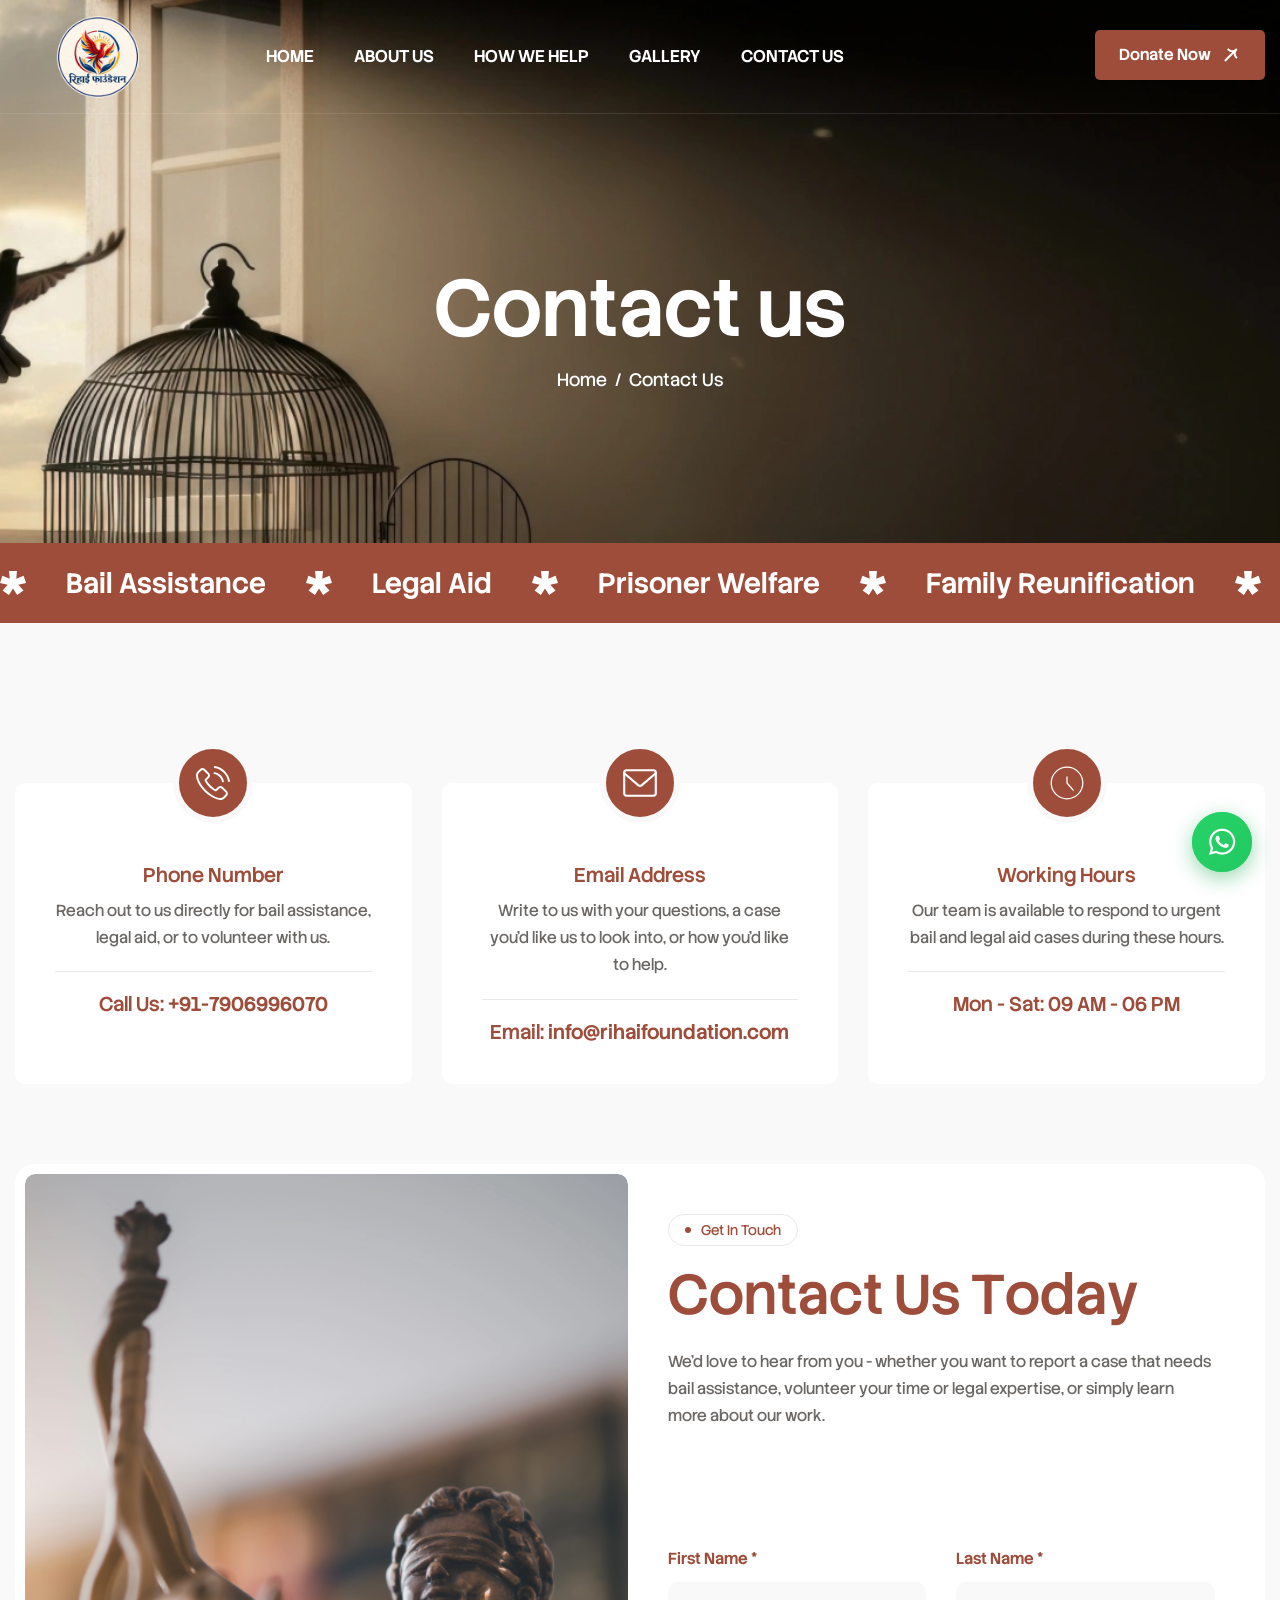
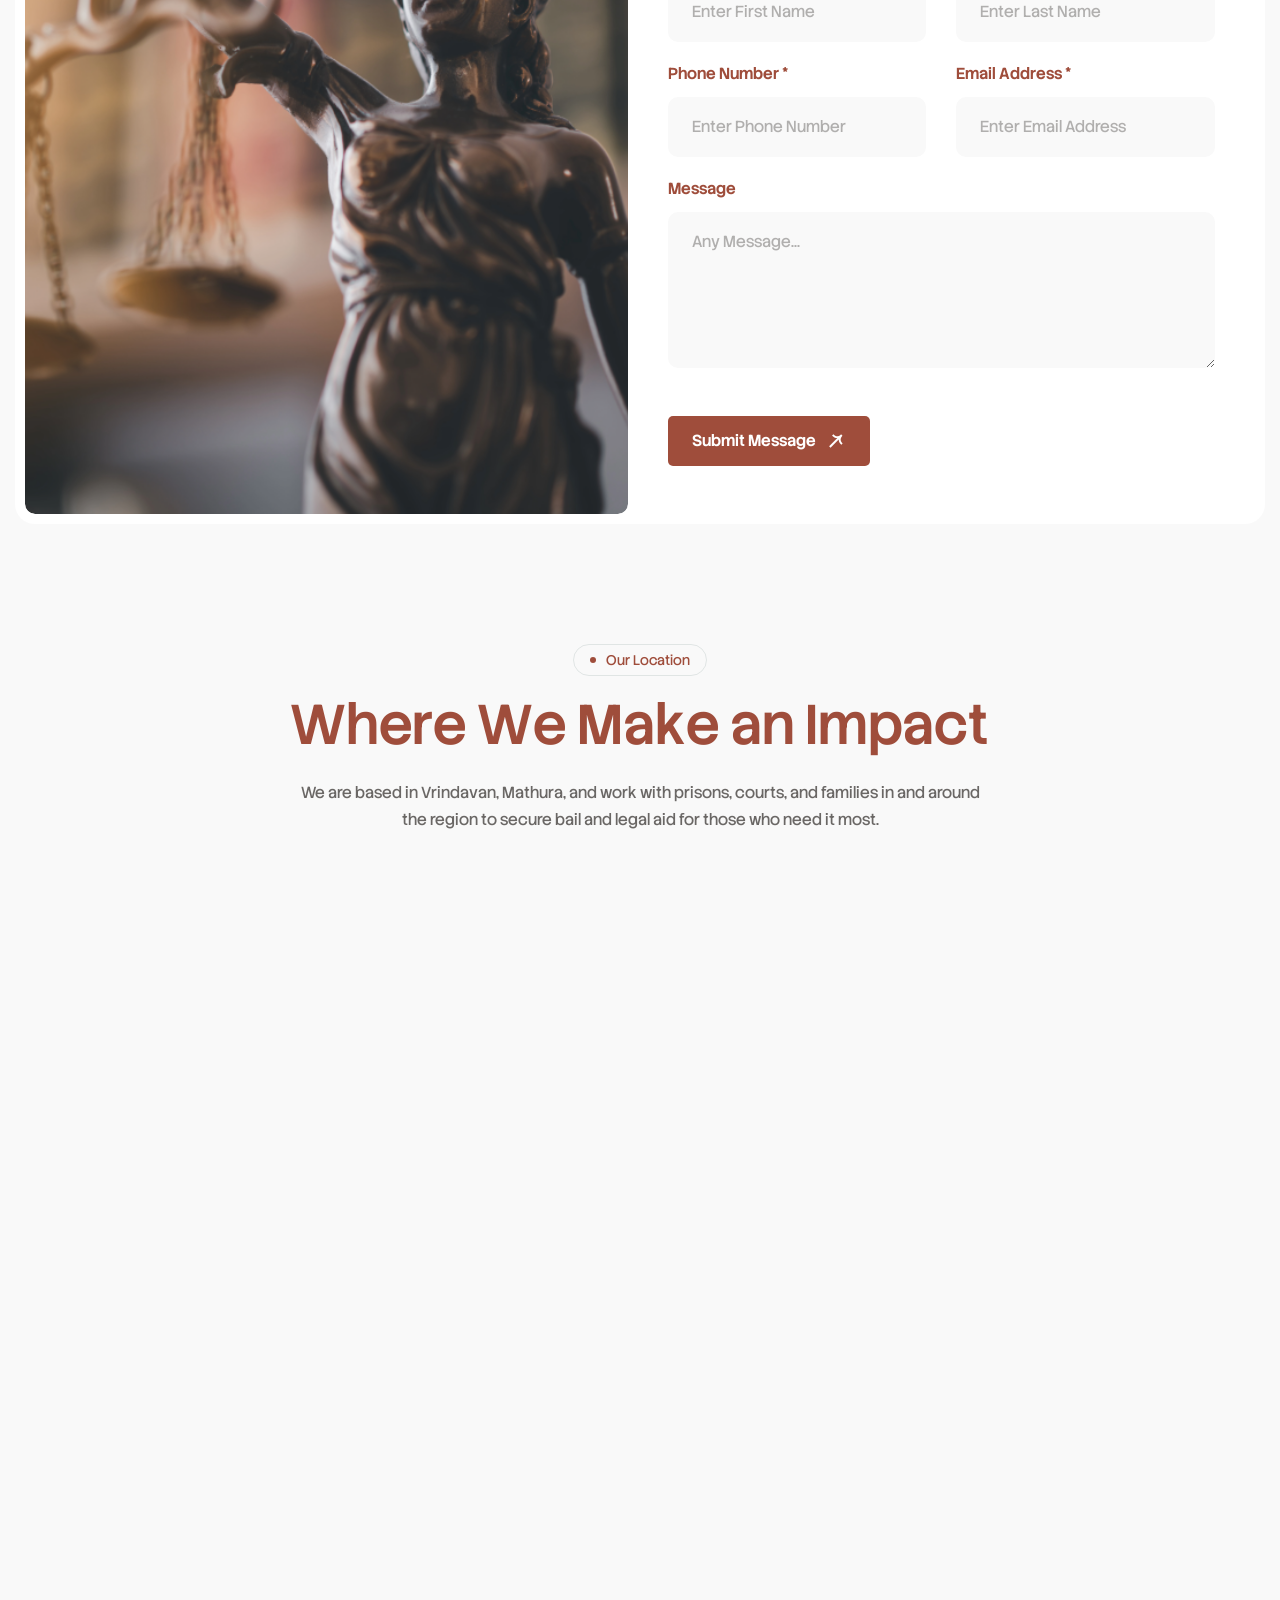
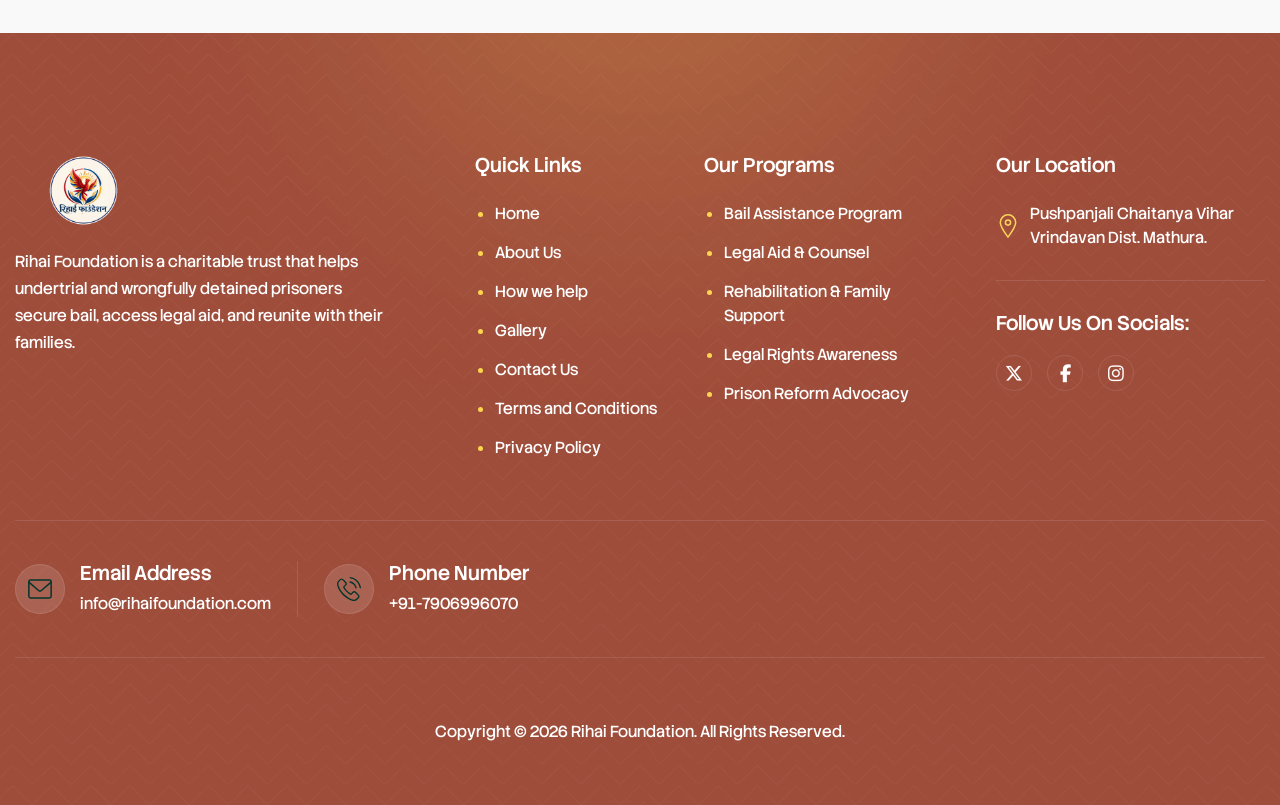
<file: contact.html>
<!DOCTYPE html>
<html lang="en">
<head>
	<!-- Meta -->
	<meta charset="utf-8">
	<meta http-equiv="X-UA-Compatible" content="IE=edge">
	<meta name="viewport" content="width=device-width, initial-scale=1.0, maximum-scale=1">
	<meta name="description" content="Rihai Foundation is a charitable trust that helps undertrial and wrongfully detained prisoners secure bail, access legal aid, and reunite with their families.">
	<meta name="keywords" content="Rihai Foundation, bail assistance, undertrial prisoners, prisoner rights, legal aid, charitable trust, NGO, jail reform, prisoner welfare">
	<meta name="author" content="Rihai Foundation">
	<!-- Page Title -->
    <title>Contact Us | Rihai Foundation - Bail Assistance & Justice for Undertrial Prisoners</title>
	<!-- Canonical & Open Graph -->
	<link rel="canonical" href="https://www.rihaifoundation.com/contact">
	<meta property="og:url" content="https://www.rihaifoundation.com/contact">
	<meta property="og:type" content="website">
	<meta property="og:site_name" content="Rihai Foundation">

	<!-- Favicon Icon -->
	<link rel="shortcut icon" type="image/x-icon" href="images/logo/favicon.ico">
    <!-- Google Fonts Css-->
    <link rel="preconnect" href="https://fonts.googleapis.com/">
    <link rel="preconnect" href="https://fonts.gstatic.com/" crossorigin>
    <link href="https://fonts.googleapis.com/css2?family=Stack+Sans+Headline:wght@200..700&amp;display=swap" rel="stylesheet">
	<!-- Bootstrap Css -->
	<link href="css/bootstrap.min.css" rel="stylesheet" media="screen">
	<!-- SlickNav Css -->
	<link href="css/slicknav.min.css" rel="stylesheet">
	<!-- Swiper Css -->
	<link rel="stylesheet" href="css/swiper-bundle.min.css">
	<!-- Font Awesome Icon Css-->
	<link href="css/all.min.css" rel="stylesheet" media="screen">
	<!-- Animated Css -->
	<link href="css/animate.css" rel="stylesheet">
    <!-- Magnific Popup Core Css File -->
	<link rel="stylesheet" href="css/magnific-popup.css">
	<!-- Mouse Cursor Css File -->
	<link rel="stylesheet" href="css/mousecursor.css">
	<!-- Main Custom Css -->
	<link href="css/custom.css?v=2.1" rel="stylesheet" media="screen">
    <!-- High-Contrast Hover Styles -->
    <style>
        .main-menu ul li a:hover, .main-menu ul li a:focus, header.main-header .header-sticky.active .main-menu ul li a:hover { color: #FFD54F !important; }
        .footer-contact-item-content p a { color: #ffffff !important; }
        .footer-contact-item-content p a:hover, .footer-contact-item:hover .footer-contact-item-content p a { color: #FFD54F !important; text-decoration: underline !important; }
        .footer-contact-item:hover .footer-contact-item-content h3 { color: #FFD54F !important; }
        .footer-links ul li a:hover { color: #FFD54F !important; text-decoration: underline !important; }
        .footer-links ul li::marker { color: #FFD54F !important; }
        .footer-social-links ul li a:hover { background-color: #ffffff !important; border-color: #ffffff !important; }
        .footer-social-links ul li a:hover i { color: #9F4D3B !important; }
        .contact-info-content ul li a:hover, .contact-info-item:hover .contact-info-content ul li a { color: #111111 !important; text-decoration: underline !important; }
        .why-choose-contact-content p a:hover, .why-choose-contact-box:hover .why-choose-contact-content p a { color: #111111 !important; text-decoration: underline !important; }
    </style>
</head>
<body>

    

    <!-- Header Start -->
	<header class="main-header">
		<div class="header-sticky">
			<nav class="navbar navbar-expand-lg">
				<div class="container">
					<!-- Logo Start -->
					<a class="navbar-brand" href="index.html">
						<img src="images/logo/logo.png" alt="Rihai Foundation" class="logo">
					</a>
					<!-- Logo End -->

                    <!-- Main Menu Start -->
                    <div class="collapse navbar-collapse main-menu">
                        <div class="nav-menu-wrapper">
                            <ul class="navbar-nav mr-auto" id="menu">
                                <li class="nav-item"><a class="nav-link" href="index.html">Home</a></li>
                                <li class="nav-item"><a class="nav-link" href="about.html">About Us</a></li>
                                <li class="nav-item"><a class="nav-link" href="how-we-help.html">How We Help</a></li>
                                <li class="nav-item"><a class="nav-link" href="gallery.html">Gallery</a></li>
                                <li class="nav-item"><a class="nav-link" href="contact.html">Contact Us</a></li>
                                <li class="nav-item d-lg-none"><a class="nav-link" href="donate.html">Donate Now</a></li>
                            </ul>
                        </div>

                        <!-- Header Btn Start -->
                        <div class="header-btn">
                            <a href="donate.html" class="btn-default btn-highlighted">Donate Now</a>
                        </div>
                        <!-- Header Btn End -->
                    </div>
					<!-- Main Menu End -->
					<div class="navbar-toggle"></div>
				</div>
			</nav>
			<div class="responsive-menu"></div>
		</div>
	</header>
	<!-- Header End -->



    <!-- Page Header Section Start -->
    <div class="page-header dark-section parallaxie">
        <div class="container">
            <div class="row">
                <div class="col-lg-12">
                    <!-- Page Header Box Start -->
                    <div class="page-header-box">
                        <h1 class="text-anime-style-3" data-cursor="-opaque">Contact us</h1>
                        <nav class="wow fadeInUp">
                            <ol class="breadcrumb">
                                <li class="breadcrumb-item"><a href="index.html">home</a></li>
                                <li class="breadcrumb-item active" aria-current="page">Contact Us</li>
                            </ol>
                        </nav>
                    </div>
                    <!-- Page Header Box End -->
                </div>
            </div>
        </div>
    </div>
    <!-- Page Header Section End -->

    <!-- Scrolling Ticker Section Start -->
    <div class="our-scrolling-ticker">
        <!-- Scrolling Ticker Box Start -->
        <div class="scrolling-ticker-box">
            <!-- Scrolling Content Start -->
            <div class="scrolling-content">
                <span><img src="images/icon-asterisk.svg" alt="">Bail Assistance</span>
                <span><img src="images/icon-asterisk.svg" alt="">Legal Aid</span>
                <span><img src="images/icon-asterisk.svg" alt="">Prisoner Welfare</span>
                <span><img src="images/icon-asterisk.svg" alt="">Family Reunification</span>
                <span><img src="images/icon-asterisk.svg" alt="">Bail Assistance</span>
                <span><img src="images/icon-asterisk.svg" alt="">Legal Aid</span>
                <span><img src="images/icon-asterisk.svg" alt="">Prisoner Welfare</span>
                <span><img src="images/icon-asterisk.svg" alt="">Family Reunification</span>
            </div>
            <!-- Scrolling Content End -->

            <!-- Scrolling Content Start -->
            <div class="scrolling-content">
                <span><img src="images/icon-asterisk.svg" alt="">Bail Assistance</span>
                <span><img src="images/icon-asterisk.svg" alt="">Legal Aid</span>
                <span><img src="images/icon-asterisk.svg" alt="">Prisoner Welfare</span>
                <span><img src="images/icon-asterisk.svg" alt="">Family Reunification</span>
                <span><img src="images/icon-asterisk.svg" alt="">Bail Assistance</span>
                <span><img src="images/icon-asterisk.svg" alt="">Legal Aid</span>
                <span><img src="images/icon-asterisk.svg" alt="">Prisoner Welfare</span>
                <span><img src="images/icon-asterisk.svg" alt="">Family Reunification</span>
            </div>
            <!-- Scrolling Content End -->
        </div>
        <!-- Scrolling Ticker Box End -->
    </div>
    <!-- Scrolling Ticker Section End -->

    <!-- Page Contact Us Start -->
    <div class="page-contact-us">
        <div class="container">
            <div class="row">
                <div class="col-lg-12">
                    <!-- Contact Info List Start -->
                    <div class="contact-info-list">
                        <!-- Contact Info Item Start -->
                        <div class="contact-info-item wow fadeInUp">
                            <div class="icon-box">
                                <img src="images/icon-phone-primary.svg" alt="">
                            </div>
                            <div class="contact-info-content">
                                <h2>Phone Number</h2>
                                <p>Reach out to us directly for bail assistance, legal aid, or to volunteer with us.</p>
                                <ul>
                                    <li>Call Us: <a href="tel:+917906996070">+91-7906996070</a></li>
                                </ul>
                            </div>
                        </div>
                        <!-- Contact Info Item End -->

                        <!-- Contact Info Item Start -->
                        <div class="contact-info-item wow fadeInUp" data-wow-delay="0.2s">
                            <div class="icon-box">
                                <img src="images/icon-mail-primary.svg" alt="">
                            </div>
                            <div class="contact-info-content">
                                <h2>Email Address</h2>
                                <p>Write to us with your questions, a case you'd like us to look into, or how you'd like to help.</p>
                                <ul>
                                    <li>Email: <a href="mailto:info@rihaifoundation.com">info@rihaifoundation.com</a></li>
                                </ul>
                            </div>
                        </div>
                        <!-- Contact Info Item End -->

                        <!-- Contact Info Item Start -->
                        <div class="contact-info-item wow fadeInUp" data-wow-delay="0.4s">
                            <div class="icon-box">
                                <img src="images/icon-clock-primary.svg" alt="">
                            </div>
                            <div class="contact-info-content">
                                <h2>Working Hours</h2>
                                <p>Our team is available to respond to urgent bail and legal aid cases during these hours.</p>
                                <ul>
                                    <li>Mon - Sat: 09 AM - 06 PM</li>
                                </ul>
                            </div>
                        </div>
                        <!-- Contact Info Item End -->                   
                    </div>
                    <!-- Contact Info List Start -->
                </div>

                <div class="col-xl-12">
                    <!-- Contact Image Form Box Start -->
                    <div class="contact-image-form-box">
                        <!-- Contact Us Image Start -->
                        <div class="contact-us-image">
                            <figure class="image-anime reveal">
                                <img src="images/contact/contact.png" alt="">
                            </figure>
                        </div>
                        <!-- Contact Us Image End -->

                        <!-- Contact Form Start -->
                        <div class="contact-form">
                            <!-- Section Title Start -->
                            <div class="section-title">
                                <span class="section-sub-title wow fadeInUp">Get In Touch</span>
                                <h2 class="text-anime-style-3" data-cursor="-opaque">Contact Us Today</h2>
                                <p class="wow fadeInUp" data-wow-delay="0.2s">We'd love to hear from you - whether you want to report a case that needs bail assistance, volunteer your time or legal expertise, or simply learn more about our work.</p>
                            </div>
                            <!-- Section Title End -->
                            
                            <!-- Contact Form Start -->
                            <form id="contactForm" action="#" method="POST" data-toggle="validator" class="wow fadeInUp" data-wow-delay="0.4s">
                                <div class="row">
                                    <div class="form-group col-md-6 mb-4">
                                        <label>First Name *</label>
                                        <input type="text" name="fname" class="form-control" id="fname" placeholder="Enter First Name" required>
                                        <div class="help-block with-errors"></div>
                                    </div>

                                    <div class="form-group col-md-6 mb-4">
                                        <label>Last Name *</label>
                                        <input type="text" name="lname" class="form-control" id="lname" placeholder="Enter Last Name" required>
                                        <div class="help-block with-errors"></div>
                                    </div>

                                    <div class="form-group col-md-6 mb-4">
                                        <label>Phone Number *</label>
                                        <input type="text" name="phone" class="form-control" id="phone" placeholder="Enter Phone Number" required>
                                        <div class="help-block with-errors"></div>
                                    </div>

                                    <div class="form-group col-md-6 mb-4">
                                        <label>Email Address *</label>
                                        <input type="email" name ="email" class="form-control" id="email" placeholder="Enter Email Address" required>
                                        <div class="help-block with-errors"></div>
                                    </div>                                    

                                    <div class="form-group col-md-12 mb-5">
                                        <label>Message</label>
                                        <textarea name="message" class="form-control" id="message" rows="5" placeholder="Any Message..."></textarea>
                                        <div class="help-block with-errors"></div>
                                    </div>

                                    <div class="col-md-12">
                                        <button type="submit" class="btn-default">Submit Message</button>
                                        <div id="msgSubmit" class="h3 hidden"></div>
                                    </div>
                                </div>
                            </form>
                            <!-- Contact Form End -->
                        </div>
                        <!-- Contact Form End -->
                    </div>
                    <!-- Contact Image Form Box End -->
                </div>
            </div>
        </div>
    </div>
    <!-- Page Contact Us End -->

    <!-- Google Map Start -->
    <div class="google-map">
        <div class="container">
            <div class="row section-row">
                <div class="col-lg-12">
                    <!-- Section Title Start -->
                    <div class="section-title section-title-center">
                        <span class="section-sub-title wow fadeInUp">Our Location</span>
                        <h2 class="text-anime-style-3" data-cursor="-opaque">Where We Make an Impact</h2>
                        <p class="wow fadeInUp" data-wow-delay="0.2s">We are based in Vrindavan, Mathura, and work with prisons, courts, and families in and around the region to secure bail and legal aid for those who need it most.</p>
                    </div>
                    <!-- Section Title End -->
                </div>
            </div>

            <div class="row">
                <div class="col-lg-12">
                    <!-- Google Map Start -->
                    <div class="google-map-iframe wow fadeInUp" data-wow-delay="0.4s">
                        <iframe src="https://www.google.com/maps?q=Pushpanjali+Chaitanya+Vihar+Vrindavan+Mathura&output=embed" allowfullscreen="" loading="lazy" referrerpolicy="no-referrer-when-downgrade"></iframe>
                    </div>
                    <!-- Google Map End -->
                </div>
            </div>
        </div>
    </div>
    <!-- Google Map End -->

    
    <!-- Main Footer Start -->
    <footer class="main-footer dark-section">
        <div class="container">
            <div class="row">
                <div class="col-xl-4">
                    <!-- About Footer Start -->
                    <div class="about-footer">
                        <div class="footer-logo">
                            <img src="images/logo/logo.png" alt="">
                        </div>
                        <div class="about-footer-content">
                            <p>Rihai Foundation is a charitable trust that helps undertrial and wrongfully detained prisoners secure bail, access legal aid, and reunite with their families.</p>
                        </div>
                    </div>
                    <!-- About Footer End -->
                </div>

                <div class="col-xl-8">
                    <!-- Footer Links Box Start -->
                    <div class="footer-links-box">
                        <!-- Footer Links Start -->
                        <div class="footer-links">
                            <h2>Quick Links</h2>
                            <ul>
                                <li><a href="index.html">Home</a></li>
                                <li><a href="about.html">About Us</a></li>
                                <li><a href="how-we-help.html">How we help</a></li>
                                <li><a href="gallery.html">Gallery</a></li>
                                <li><a href="contact.html">Contact Us</a></li>
                                <li><a href="terms-and-conditions.html">Terms and Conditions</a></li>
                                <li><a href="privacy-policy.html">Privacy Policy</a></li>
                            </ul>
                        </div>
                        <!-- Footer Links End -->

                        <!-- Footer Links Start -->
                        <div class="footer-links">
                            <h2>Our Programs</h2>
                            <ul>
                                <li><a href="how-we-help.html">Bail Assistance Program</a></li>
                                <li><a href="how-we-help.html">Legal Aid & Counsel</a></li>
                                <li><a href="how-we-help.html">Rehabilitation & Family Support</a></li>
                                <li><a href="how-we-help.html">Legal Rights Awareness</a></li>
                                <li><a href="how-we-help.html">Prison Reform Advocacy</a></li>
                            </ul>
                        </div>
                        <!-- Footer Links End -->

                        <!-- Footer Links Start -->
                        <div class="footer-links footer-location-info">
                            <h2>Our Location</h2>
                            <ul>
                                <li><img src="images/icon-location-accent.svg" alt="">Pushpanjali Chaitanya Vihar Vrindavan Dist. Mathura.</li>
                            </ul>

                            <!-- Footer Social Link Start -->
                            <div class="footer-social-links">
                                <h3>Follow Us On Socials:</h3>
                                <ul>

                                    <li><a href="https://x.com/RihaiFoundation" target="_blank"><i class="fa-brands fa-x-twitter"></i></a></li>
                                    <li><a href="https://www.facebook.com/people/Rihai-Foundation/61592221250420/?rdid=RSYYLqAkDc4kMSQF" target="_blank"><i class="fa-brands fa-facebook-f"></i></a></li>
                                    <li><a href="https://www.instagram.com/rihaifoundation" target="_blank"><i class="fa-brands fa-instagram"></i></a></li>
                                </ul>
                            </div>
                            <!-- Footer Social Link End -->
                        </div>
                        <!-- Footer Links End -->
                    </div>
                    <!-- Footer Links Box End -->
                </div>

                <div class="col-lg-12">
                    <!-- Footer Body Start -->
                    <div class="footer-body">
                        <!-- Footer Contact Items List Start -->
                        <div class="footer-contact-items-list">
                            <!-- Footer Contact Item Start -->
                            <div class="footer-contact-item">
                                <div class="icon-box">
                                    <img src="images/icon-mail-primary.svg" alt="">
                                </div>
                                <div class="footer-contact-item-content">
                                    <h3>Email Address</h3>
                                    <p><a href="mailto:info@rihaifoundation.com">info@rihaifoundation.com</a></p>
                                </div>
                            </div>
                            <!-- Footer Contact Item End -->

                            <!-- Footer Contact Item Start -->
                            <div class="footer-contact-item">
                                <div class="icon-box">
                                    <img src="images/icon-phone-primary.svg" alt="">
                                </div>
                                <div class="footer-contact-item-content">
                                    <h3>Phone Number</h3>
                                    <p><a href="tel:+917906996070">+91-7906996070</a></p>
                                </div>
                            </div>
                            <!-- Footer Contact Item End -->
                        </div>
                        <!-- Footer Contact Items List End -->
                    </div>
                    <!-- Footer Body End -->
                </div>

                <div class="col-lg-12">
                    <!-- Footer Copyright Text Start -->
                    <div class="footer-copyright-text">
                        <p>Copyright &copy; 2026 Rihai Foundation. All Rights Reserved.</p>
                    </div>
                    <!-- Footer Copyright Text End -->
                </div>
            </div>
        </div>
    </footer>
    <!-- Main Footer End -->

    <!-- Floating WhatsApp Button Start -->
    <div class="floating-whatsapp">
        <span class="floating-whatsapp-tooltip">Chat with us on WhatsApp</span>
        <a href="https://wa.me/917906996070?text=Hello%20Rihai%20Foundation%2C%20I%20would%20like%20to%20know%20more." class="floating-whatsapp-btn" target="_blank" rel="noopener" aria-label="Chat with us on WhatsApp">
            <i class="fa-brands fa-whatsapp"></i>
        </a>
    </div>
    <!-- Floating WhatsApp Button End -->

    <!-- Jquery Library File -->
    <script src="js/jquery-3.7.1.min.js"></script>
    <!-- Bootstrap js file -->
    <script src="js/bootstrap.min.js"></script>
    <!-- Validator js file -->
    <script src="js/validator.min.js"></script>
    <!-- SlickNav js file -->
    <script src="js/jquery.slicknav.js"></script>
    <!-- Swiper js file -->
    <script src="js/swiper-bundle.min.js"></script>
    <!-- Counter js file -->
    <script src="js/jquery.waypoints.min.js"></script>
    <script src="js/jquery.counterup.min.js"></script>
    <!-- Magnific js file -->
    <script src="js/jquery.magnific-popup.min.js"></script>
    <!-- Parallax js -->
    <script src="js/parallaxie.js"></script>
    <!-- MagicCursor js file -->
    <script src="js/gsap.min.js"></script>
    <script src="js/magiccursor.js"></script>
    <!-- Text Effect js file -->
    <script src="js/SplitText.min.js"></script>
    <script src="js/ScrollTrigger.min.js"></script>
    <!-- Wow js file -->
    <script src="js/wow.min.js"></script>
    <!-- Main Custom js file -->
    <script src="js/function.js"></script>
</body>
</html>
</file>
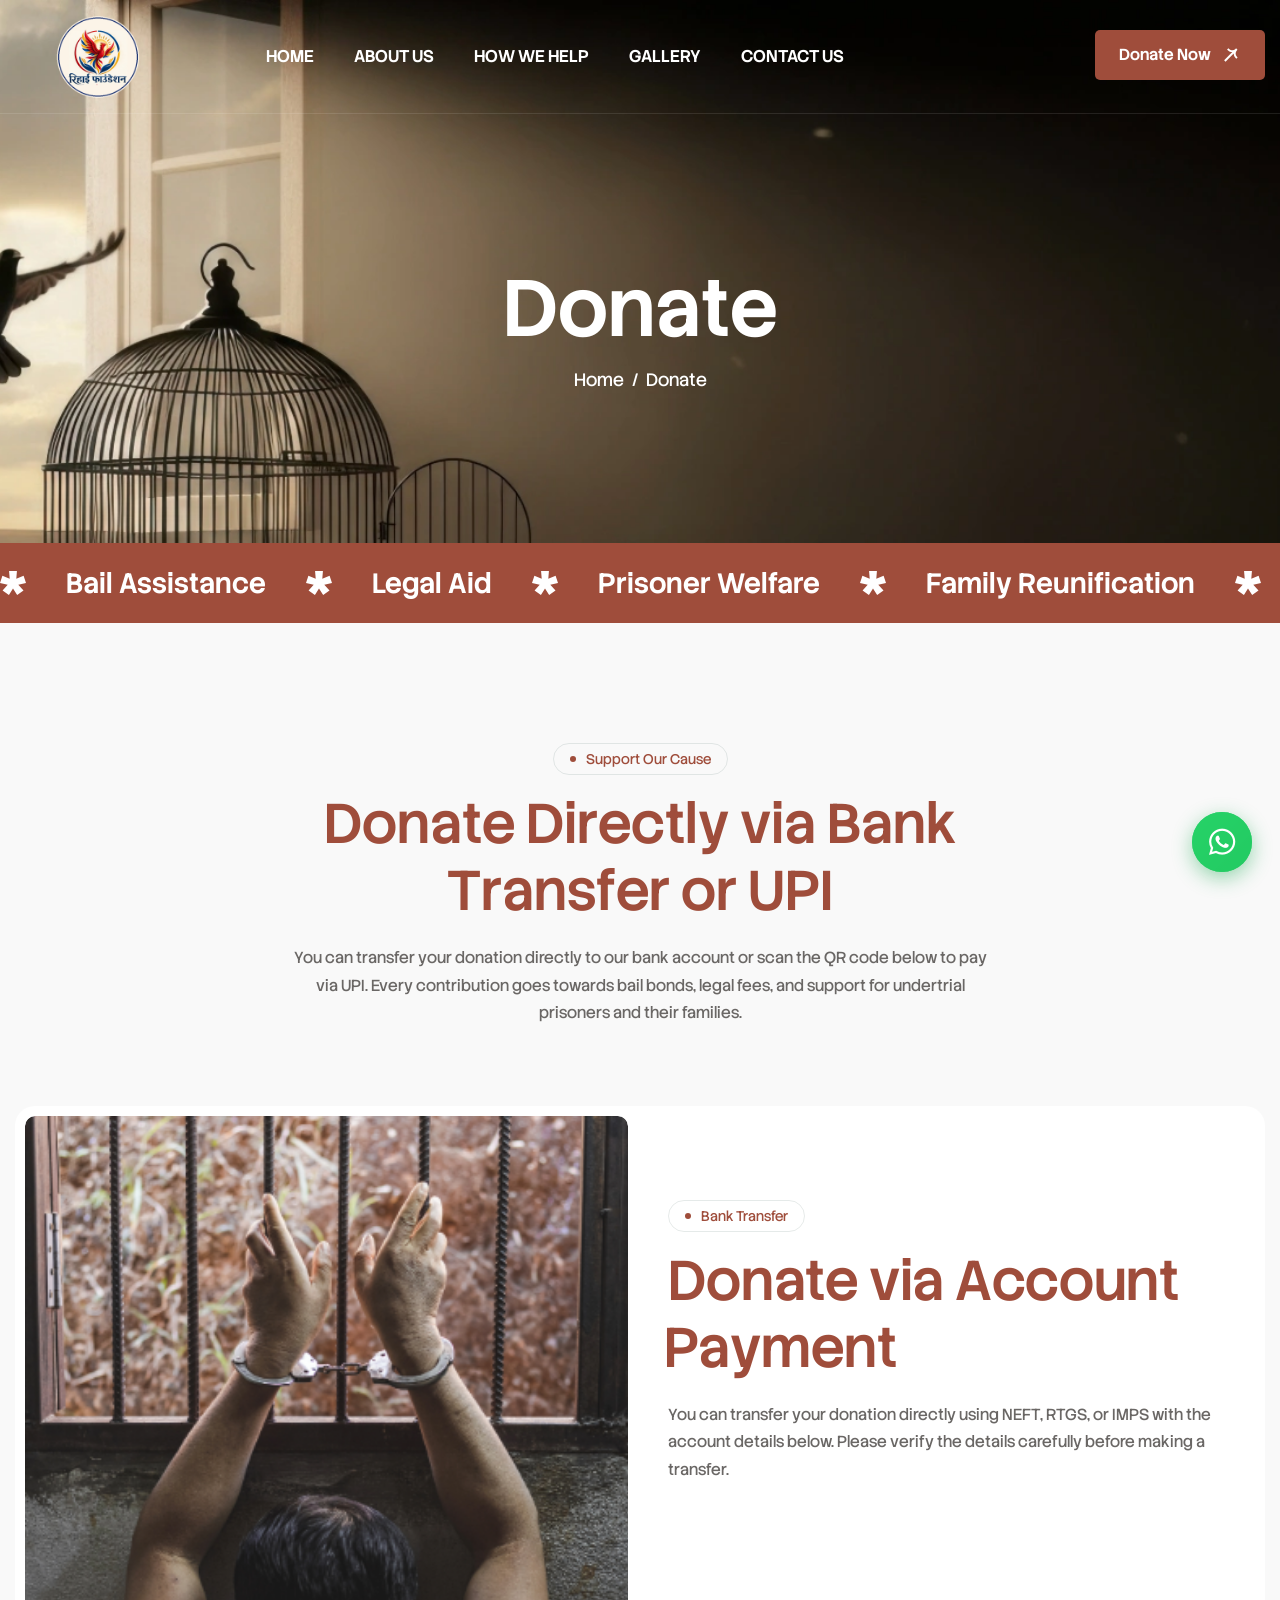
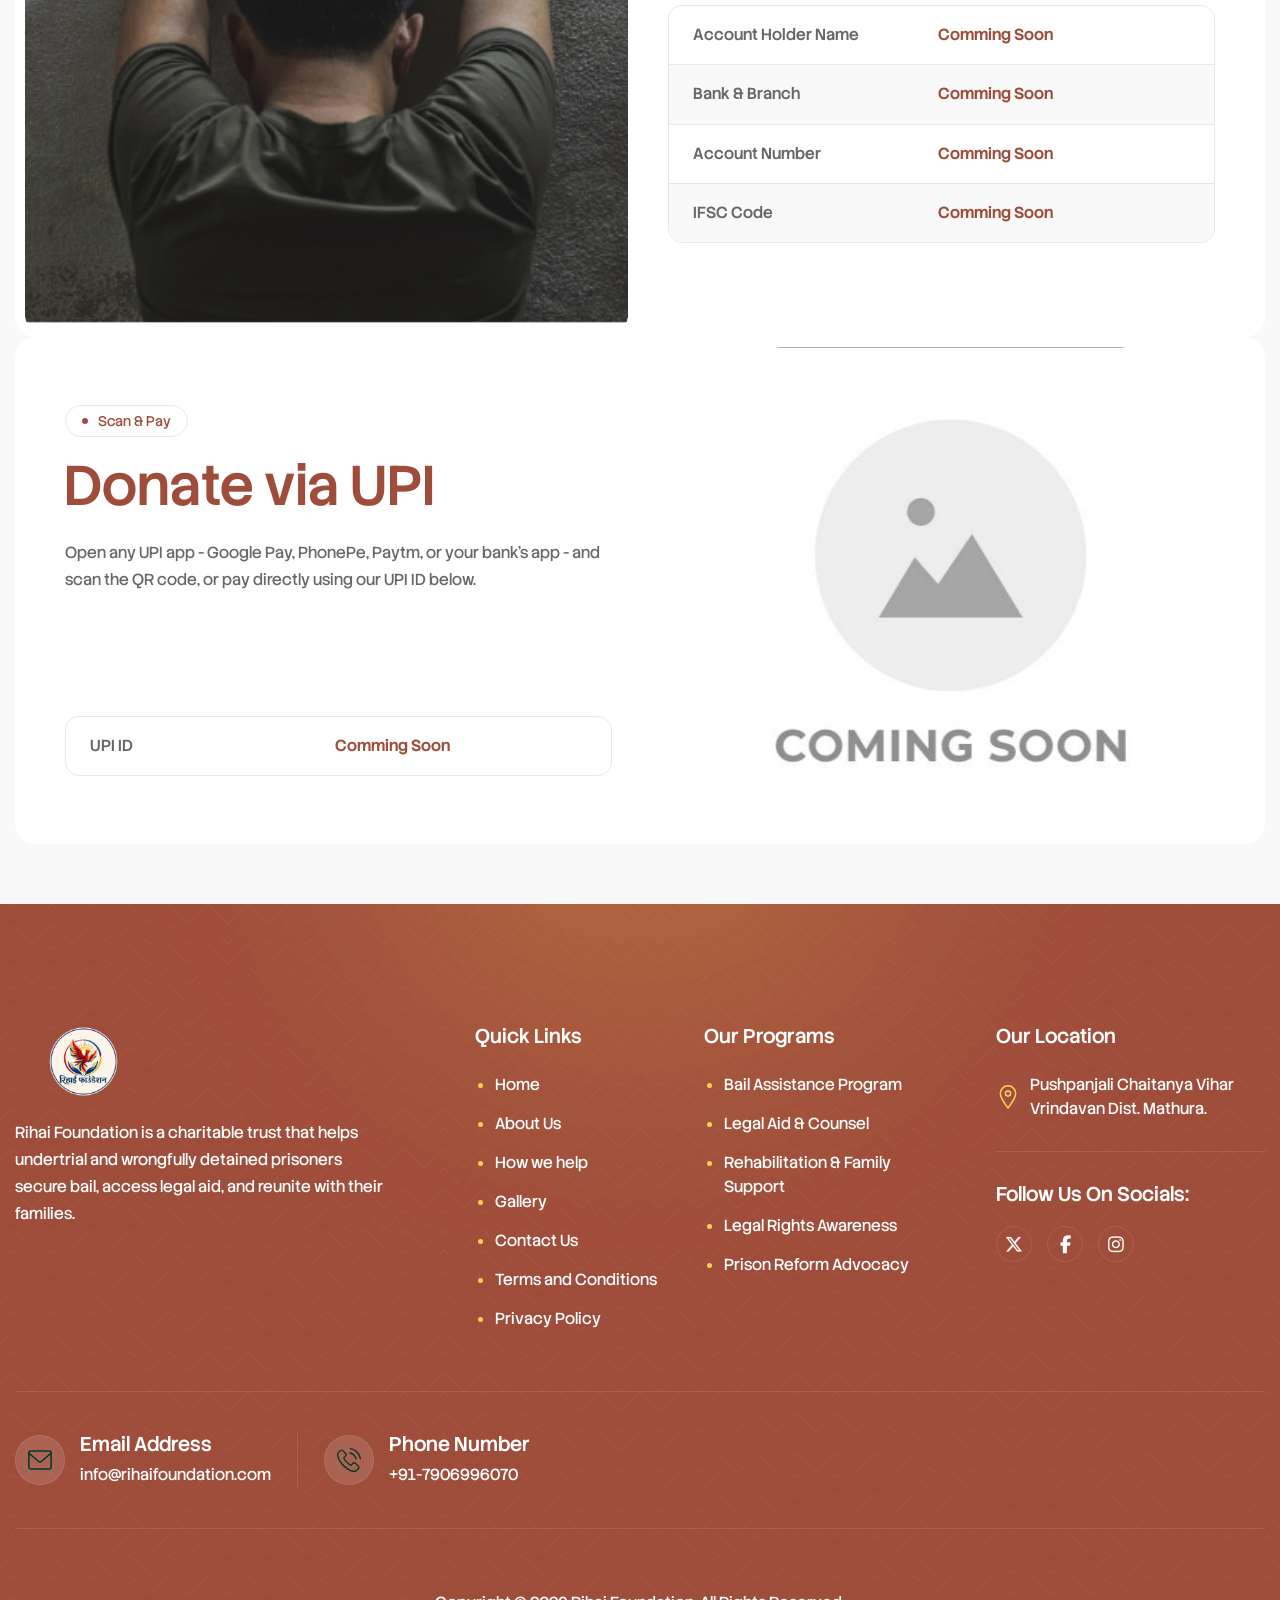
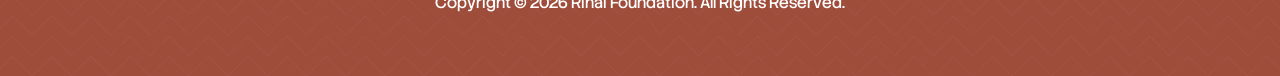
<file: donate.html>
<!DOCTYPE html>
<html lang="en">
<head>
	<!-- Meta -->
	<meta charset="utf-8">
	<meta http-equiv="X-UA-Compatible" content="IE=edge">
	<meta name="viewport" content="width=device-width, initial-scale=1.0, maximum-scale=1">
	<meta name="description" content="Rihai Foundation is a charitable trust that helps undertrial and wrongfully detained prisoners secure bail, access legal aid, and reunite with their families.">
	<meta name="keywords" content="Rihai Foundation, bail assistance, undertrial prisoners, prisoner rights, legal aid, charitable trust, NGO, jail reform, prisoner welfare">
	<meta name="author" content="Rihai Foundation">
	<!-- Page Title -->
    <title>Donation | Rihai Foundation - Bail Assistance & Justice for Undertrial Prisoners</title>
	<!-- Canonical & Open Graph -->
	<link rel="canonical" href="https://www.rihaifoundation.com/donate">
	<meta property="og:url" content="https://www.rihaifoundation.com/donate">
	<meta property="og:type" content="website">
	<meta property="og:site_name" content="Rihai Foundation">

	<!-- Favicon Icon -->
	<link rel="shortcut icon" type="image/x-icon" href="images/logo/favicon.ico">
    <!-- Google Fonts Css-->
    <link rel="preconnect" href="https://fonts.googleapis.com/">
    <link rel="preconnect" href="https://fonts.gstatic.com/" crossorigin>
    <link href="https://fonts.googleapis.com/css2?family=Stack+Sans+Headline:wght@200..700&amp;display=swap" rel="stylesheet">
	<!-- Bootstrap Css -->
	<link href="css/bootstrap.min.css" rel="stylesheet" media="screen">
	<!-- SlickNav Css -->
	<link href="css/slicknav.min.css" rel="stylesheet">
	<!-- Swiper Css -->
	<link rel="stylesheet" href="css/swiper-bundle.min.css">
	<!-- Font Awesome Icon Css-->
	<link href="css/all.min.css" rel="stylesheet" media="screen">
	<!-- Animated Css -->
	<link href="css/animate.css" rel="stylesheet">
    <!-- Magnific Popup Core Css File -->
	<link rel="stylesheet" href="css/magnific-popup.css">
	<!-- Mouse Cursor Css File -->
	<link rel="stylesheet" href="css/mousecursor.css">
	<!-- Main Custom Css -->
	<link href="css/custom.css?v=2.1" rel="stylesheet" media="screen">
    <!-- High-Contrast Hover Styles -->
    <style>
        .main-menu ul li a:hover, .main-menu ul li a:focus, header.main-header .header-sticky.active .main-menu ul li a:hover { color: #FFD54F !important; }
        .footer-contact-item-content p a { color: #ffffff !important; }
        .footer-contact-item-content p a:hover, .footer-contact-item:hover .footer-contact-item-content p a { color: #FFD54F !important; text-decoration: underline !important; }
        .footer-contact-item:hover .footer-contact-item-content h3 { color: #FFD54F !important; }
        .footer-links ul li a:hover { color: #FFD54F !important; text-decoration: underline !important; }
        .footer-links ul li::marker { color: #FFD54F !important; }
        .footer-social-links ul li a:hover { background-color: #ffffff !important; border-color: #ffffff !important; }
        .footer-social-links ul li a:hover i { color: #9F4D3B !important; }
        .contact-info-content ul li a:hover, .contact-info-item:hover .contact-info-content ul li a { color: #111111 !important; text-decoration: underline !important; }
        .why-choose-contact-content p a:hover, .why-choose-contact-box:hover .why-choose-contact-content p a { color: #111111 !important; text-decoration: underline !important; }
    </style>
</head>
<body>

    

    <!-- Header Start -->
	<header class="main-header">
		<div class="header-sticky">
			<nav class="navbar navbar-expand-lg">
				<div class="container">
					<!-- Logo Start -->
					<a class="navbar-brand" href="index.html">
						<img src="images/logo/logo.png" alt="Rihai Foundation" class="logo">
					</a>
					<!-- Logo End -->

                    <!-- Main Menu Start -->
                    <div class="collapse navbar-collapse main-menu">
                        <div class="nav-menu-wrapper">
                            <ul class="navbar-nav mr-auto" id="menu">
                                <li class="nav-item"><a class="nav-link" href="index.html">Home</a></li>
                                <li class="nav-item"><a class="nav-link" href="about.html">About Us</a></li>
                                <li class="nav-item"><a class="nav-link" href="how-we-help.html">How We Help</a></li>
                                <li class="nav-item"><a class="nav-link" href="gallery.html">Gallery</a></li>
                                <li class="nav-item"><a class="nav-link" href="contact.html">Contact Us</a></li>
                                <li class="nav-item d-lg-none"><a class="nav-link" href="donate.html">Donate Now</a></li>
                            </ul>
                        </div>

                        <!-- Header Btn Start -->
                        <div class="header-btn">
                            <a href="donate.html" class="btn-default btn-highlighted">Donate Now</a>
                        </div>
                        <!-- Header Btn End -->
                    </div>
					<!-- Main Menu End -->
					<div class="navbar-toggle"></div>
				</div>
			</nav>
			<div class="responsive-menu"></div>
		</div>
	</header>
	<!-- Header End -->



    <!-- Page Header Section Start -->
    <div class="page-header dark-section parallaxie">
        <div class="container">
            <div class="row">
                <div class="col-lg-12">
                    <!-- Page Header Box Start -->
                    <div class="page-header-box">
                        <h1 class="text-anime-style-3" data-cursor="-opaque">Donate</h1>
                        <nav class="wow fadeInUp">
                            <ol class="breadcrumb">
                                <li class="breadcrumb-item"><a href="index.html">home</a></li>
                                <li class="breadcrumb-item active" aria-current="page">Donate</li>
                            </ol>
                        </nav>
                    </div>
                    <!-- Page Header Box End -->
                </div>
            </div>
        </div>
    </div>
    <!-- Page Header Section End -->

    <!-- Scrolling Ticker Section Start -->
    <div class="our-scrolling-ticker">
        <!-- Scrolling Ticker Box Start -->
        <div class="scrolling-ticker-box">
            <!-- Scrolling Content Start -->
            <div class="scrolling-content">
                <span><img src="images/icon-asterisk.svg" alt="">Bail Assistance</span>
                <span><img src="images/icon-asterisk.svg" alt="">Legal Aid</span>
                <span><img src="images/icon-asterisk.svg" alt="">Prisoner Welfare</span>
                <span><img src="images/icon-asterisk.svg" alt="">Family Reunification</span>
                <span><img src="images/icon-asterisk.svg" alt="">Bail Assistance</span>
                <span><img src="images/icon-asterisk.svg" alt="">Legal Aid</span>
                <span><img src="images/icon-asterisk.svg" alt="">Prisoner Welfare</span>
                <span><img src="images/icon-asterisk.svg" alt="">Family Reunification</span>
            </div>
            <!-- Scrolling Content End -->

            <!-- Scrolling Content Start -->
            <div class="scrolling-content">
                <span><img src="images/icon-asterisk.svg" alt="">Bail Assistance</span>
                <span><img src="images/icon-asterisk.svg" alt="">Legal Aid</span>
                <span><img src="images/icon-asterisk.svg" alt="">Prisoner Welfare</span>
                <span><img src="images/icon-asterisk.svg" alt="">Family Reunification</span>
                <span><img src="images/icon-asterisk.svg" alt="">Bail Assistance</span>
                <span><img src="images/icon-asterisk.svg" alt="">Legal Aid</span>
                <span><img src="images/icon-asterisk.svg" alt="">Prisoner Welfare</span>
                <span><img src="images/icon-asterisk.svg" alt="">Family Reunification</span>
            </div>
            <!-- Scrolling Content End -->
        </div>
        <!-- Scrolling Ticker Box End -->
    </div>
    <!-- Scrolling Ticker Section End -->

    <!-- Donation Details Section Start -->
    <div class="page-contact-us">
        <div class="container">
            <div class="row section-row">
                <div class="col-lg-12">
                    <!-- Section Title Start -->
                    <div class="section-title section-title-center">
                        <span class="section-sub-title wow fadeInUp">Support Our Cause</span>
                        <h2 class="text-anime-style-3" data-cursor="-opaque">Donate Directly via Bank Transfer or UPI</h2>
                        <p class="wow fadeInUp" data-wow-delay="0.2s">You can transfer your donation directly to our bank account or scan the QR code below to pay via UPI. Every contribution goes towards bail bonds, legal fees, and support for undertrial prisoners and their families.</p>
                    </div>
                    <!-- Section Title End -->
                </div>
            </div>

            <div class="row">
                <div class="col-xl-12">
                    <!-- Bank Account Details Box Start -->
                    <div class="contact-image-form-box">
                        <!-- Bank Details Image Start -->
                        <div class="contact-us-image">
                            <figure class="image-anime reveal">
                                <img src="images/home/image-19.png" alt="Donate to Rihai Foundation">
                            </figure>
                        </div>
                        <!-- Bank Details Image End -->

                        <!-- Bank Details Content Start -->
                        <div class="contact-form">
                            <!-- Section Title Start -->
                            <div class="section-title">
                                <span class="section-sub-title wow fadeInUp">Bank Transfer</span>
                                <h2 class="text-anime-style-3" data-cursor="-opaque">Donate via Account Payment</h2>
                                <p class="wow fadeInUp" data-wow-delay="0.2s">You can transfer your donation directly using NEFT, RTGS, or IMPS with the account details below. Please verify the details carefully before making a transfer.</p>
                            </div>
                            <!-- Section Title End -->

                            <!-- Account Details Table Start -->
                            <div class="donation-details-table-wrap wow fadeInUp" data-wow-delay="0.2s">
                                <table class="donation-details-table">
                                    <tbody>
                                        <tr>
                                            <th>Account Holder Name</th>
                                            <td>Comming Soon</td>
                                        </tr>
                                        <tr>
                                            <th>Bank & Branch</th>
                                            <td>Comming Soon</td>
                                        </tr>
                                        <tr>
                                            <th>Account Number</th>
                                            <td>Comming Soon</td>
                                        </tr>
                                        <tr>
                                            <th>IFSC Code</th>
                                            <td>Comming Soon</td>
                                        </tr>
                                    </tbody>
                                </table>
                            </div>
                            <!-- Account Details Table End -->
                        </div>
                        <!-- Bank Details Content End -->
                    </div>
                    <!-- Bank Account Details Box End -->
                </div>

                <div class="col-xl-12">
                    <!-- UPI / QR Code Box Start -->
                    <div class="contact-image-form-box">
                        

                        <!-- UPI Details Start -->
                        <div class="contact-form">
                            <!-- Section Title Start -->
                            <div class="section-title">
                                <span class="section-sub-title wow fadeInUp">Scan & Pay</span>
                                <h2 class="text-anime-style-3" data-cursor="-opaque">Donate via UPI</h2>
                                <p class="wow fadeInUp" data-wow-delay="0.2s">Open any UPI app - Google Pay, PhonePe, Paytm, or your bank's app - and scan the QR code, or pay directly using our UPI ID below.</p>
                            </div>
                            <!-- Section Title End -->

                            <!-- UPI ID Table Start -->
                            <div class="donation-details-table-wrap wow fadeInUp" data-wow-delay="0.2s">
                                <table class="donation-details-table">
                                    <tbody>
                                        <tr>
                                            <th>UPI ID</th>
                                            <td>Comming Soon</td>
                                        </tr>
                                    </tbody>
                                </table>
                            </div>
                            <!-- UPI ID Table End -->

                        </div>
                        <!-- UPI Details End -->
                         <!-- QR Code Image Start -->
                        <div class="contact-us-image">
                            <figure class="image-anime reveal">
                                <center><img src="images/service/comming-soon.jpg" alt="Rihai Foundation UPI QR Code" style="width: 60%;"></center>
                            </figure>
                        </div>
                        <!-- QR Code Image End -->
                    </div>
                    <!-- UPI / QR Code Box End -->
                </div>
            </div>
        </div>
    </div>
    <!-- Donation Details Section End -->

       

       
    <!-- Main Footer Start -->
    <footer class="main-footer dark-section">
        <div class="container">
            <div class="row">
                <div class="col-xl-4">
                    <!-- About Footer Start -->
                    <div class="about-footer">
                        <div class="footer-logo">
                            <img src="images/logo/logo.png" alt="">
                        </div>
                        <div class="about-footer-content">
                            <p>Rihai Foundation is a charitable trust that helps undertrial and wrongfully detained prisoners secure bail, access legal aid, and reunite with their families.</p>
                        </div>
                    </div>
                    <!-- About Footer End -->
                </div>

                <div class="col-xl-8">
                    <!-- Footer Links Box Start -->
                    <div class="footer-links-box">
                        <!-- Footer Links Start -->
                        <div class="footer-links">
                            <h2>Quick Links</h2>
                            <ul>
                                <li><a href="index.html">Home</a></li>
                                <li><a href="about.html">About Us</a></li>
                                <li><a href="how-we-help.html">How we help</a></li>
                                <li><a href="gallery.html">Gallery</a></li>
                                <li><a href="contact.html">Contact Us</a></li>
                                <li><a href="terms-and-conditions.html">Terms and Conditions</a></li>
                                <li><a href="privacy-policy.html">Privacy Policy</a></li>
                            </ul>
                        </div>
                        <!-- Footer Links End -->

                        <!-- Footer Links Start -->
                        <div class="footer-links">
                            <h2>Our Programs</h2>
                            <ul>
                                <li><a href="how-we-help.html">Bail Assistance Program</a></li>
                                <li><a href="how-we-help.html">Legal Aid & Counsel</a></li>
                                <li><a href="how-we-help.html">Rehabilitation & Family Support</a></li>
                                <li><a href="how-we-help.html">Legal Rights Awareness</a></li>
                                <li><a href="how-we-help.html">Prison Reform Advocacy</a></li>
                            </ul>
                        </div>
                        <!-- Footer Links End -->

                        <!-- Footer Links Start -->
                        <div class="footer-links footer-location-info">
                            <h2>Our Location</h2>
                            <ul>
                                <li><img src="images/icon-location-accent.svg" alt="">Pushpanjali Chaitanya Vihar Vrindavan Dist. Mathura.</li>
                            </ul>

                            <!-- Footer Social Link Start -->
                            <div class="footer-social-links">
                                <h3>Follow Us On Socials:</h3>
                                <ul>

                                    <li><a href="https://x.com/RihaiFoundation" target="_blank"><i class="fa-brands fa-x-twitter"></i></a></li>
                                    <li><a href="https://www.facebook.com/people/Rihai-Foundation/61592221250420/?rdid=RSYYLqAkDc4kMSQF" target="_blank"><i class="fa-brands fa-facebook-f"></i></a></li>
                                    <li><a href="https://www.instagram.com/rihaifoundation" target="_blank"><i class="fa-brands fa-instagram"></i></a></li>
                                </ul>
                            </div>
                            <!-- Footer Social Link End -->
                        </div>
                        <!-- Footer Links End -->
                    </div>
                    <!-- Footer Links Box End -->
                </div>

                <div class="col-lg-12">
                    <!-- Footer Body Start -->
                    <div class="footer-body">
                        <!-- Footer Contact Items List Start -->
                        <div class="footer-contact-items-list">
                            <!-- Footer Contact Item Start -->
                            <div class="footer-contact-item">
                                <div class="icon-box">
                                    <img src="images/icon-mail-primary.svg" alt="">
                                </div>
                                <div class="footer-contact-item-content">
                                    <h3>Email Address</h3>
                                    <p><a href="mailto:info@rihaifoundation.com">info@rihaifoundation.com</a></p>
                                </div>
                            </div>
                            <!-- Footer Contact Item End -->

                            <!-- Footer Contact Item Start -->
                            <div class="footer-contact-item">
                                <div class="icon-box">
                                    <img src="images/icon-phone-primary.svg" alt="">
                                </div>
                                <div class="footer-contact-item-content">
                                    <h3>Phone Number</h3>
                                    <p><a href="tel:+917906996070">+91-7906996070</a></p>
                                </div>
                            </div>
                            <!-- Footer Contact Item End -->
                        </div>
                        <!-- Footer Contact Items List End -->
                    </div>
                    <!-- Footer Body End -->
                </div>

                <div class="col-lg-12">
                    <!-- Footer Copyright Text Start -->
                    <div class="footer-copyright-text">
                        <p>Copyright &copy; 2026 Rihai Foundation. All Rights Reserved.</p>
                    </div>
                    <!-- Footer Copyright Text End -->
                </div>
            </div>
        </div>
    </footer>
    <!-- Main Footer End -->

    <!-- Floating WhatsApp Button Start -->
    <div class="floating-whatsapp">
        <span class="floating-whatsapp-tooltip">Chat with us on WhatsApp</span>
        <a href="https://wa.me/917906996070?text=Hello%20Rihai%20Foundation%2C%20I%20would%20like%20to%20know%20more." class="floating-whatsapp-btn" target="_blank" rel="noopener" aria-label="Chat with us on WhatsApp">
            <i class="fa-brands fa-whatsapp"></i>
        </a>
    </div>
    <!-- Floating WhatsApp Button End -->

    <!-- Jquery Library File -->
    <script src="js/jquery-3.7.1.min.js"></script>
    <!-- Bootstrap js file -->
    <script src="js/bootstrap.min.js"></script>
    <!-- Validator js file -->
    <script src="js/validator.min.js"></script>
    <!-- SlickNav js file -->
    <script src="js/jquery.slicknav.js"></script>
    <!-- Swiper js file -->
    <script src="js/swiper-bundle.min.js"></script>
    <!-- Counter js file -->
    <script src="js/jquery.waypoints.min.js"></script>
    <script src="js/jquery.counterup.min.js"></script>
    <!-- Magnific js file -->
    <script src="js/jquery.magnific-popup.min.js"></script>
    <!-- Parallax js -->
    <script src="js/parallaxie.js"></script>
    <!-- MagicCursor js file -->
    <script src="js/gsap.min.js"></script>
    <script src="js/magiccursor.js"></script>
    <!-- Text Effect js file -->
    <script src="js/SplitText.min.js"></script>
    <script src="js/ScrollTrigger.min.js"></script>
    <!-- Wow js file -->
    <script src="js/wow.min.js"></script>
    <!-- Main Custom js file -->
    <script src="js/function.js"></script>
</body>
</html>
</file>
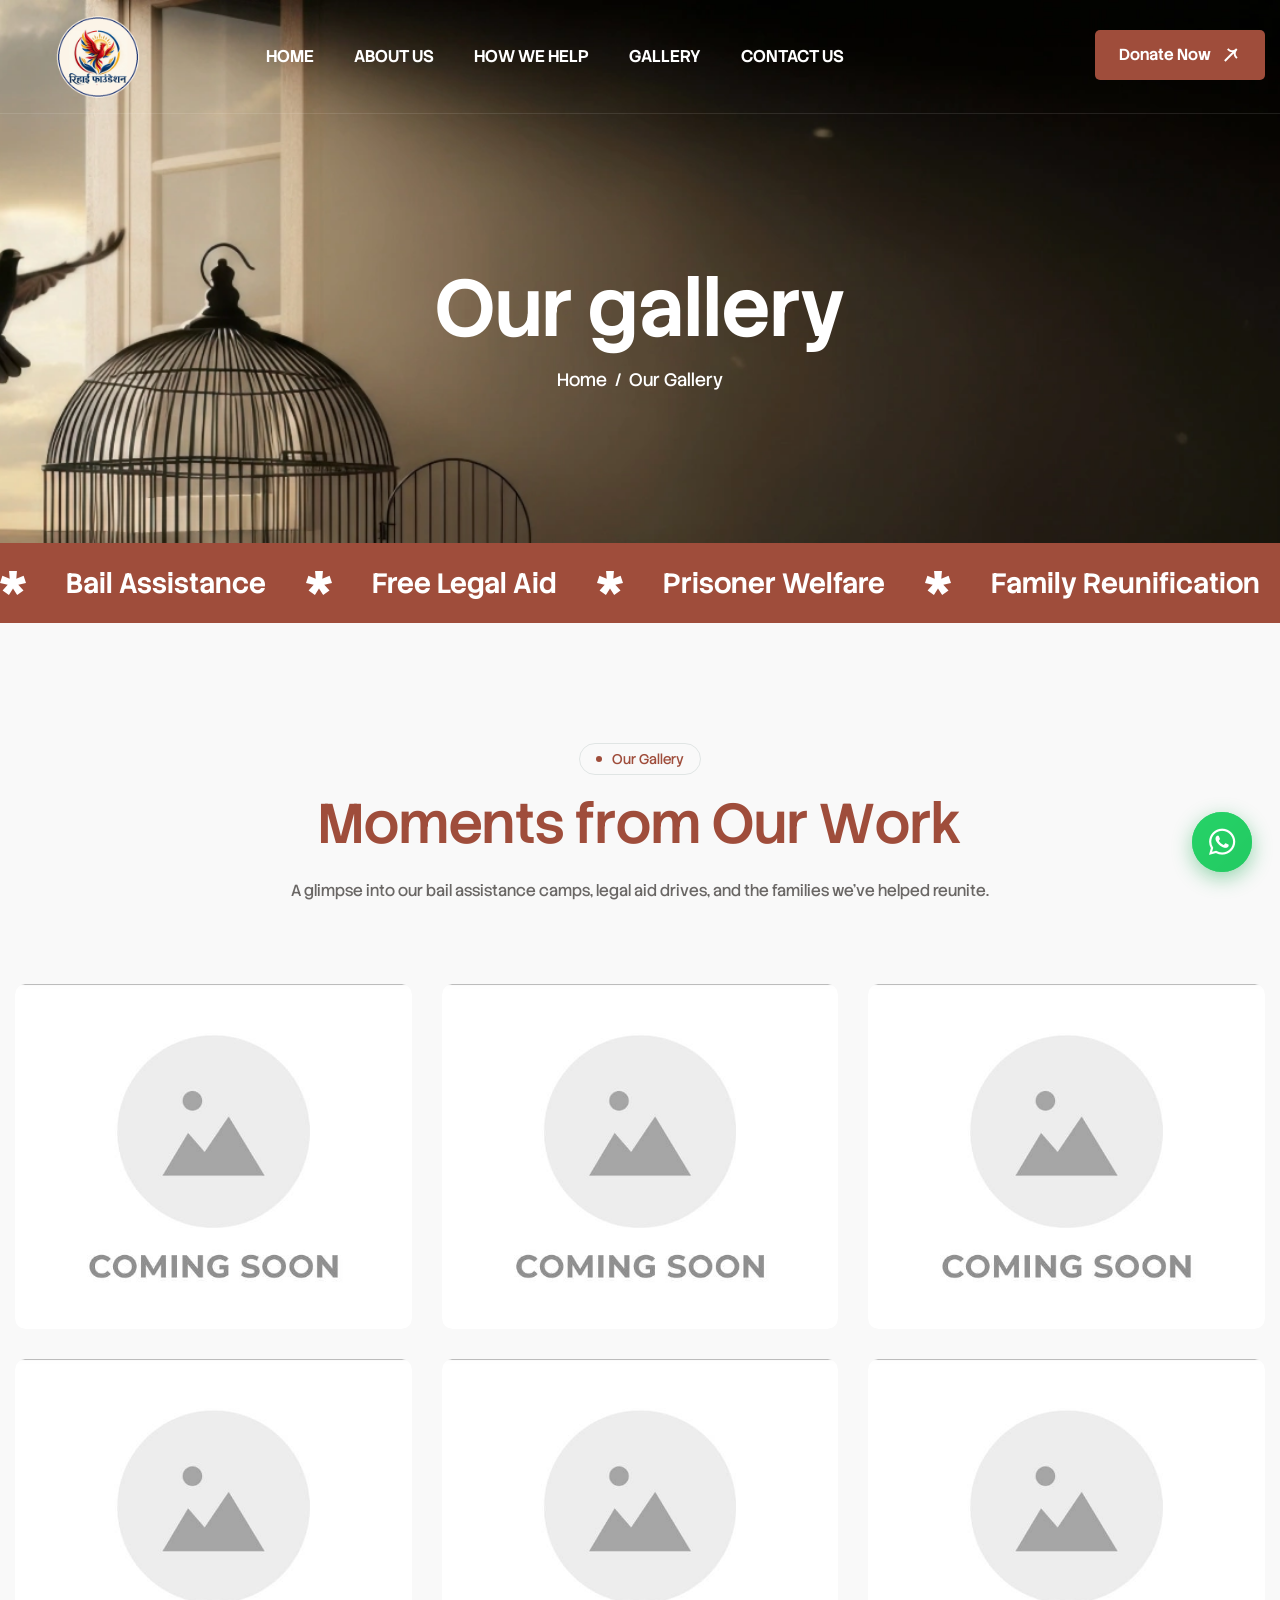
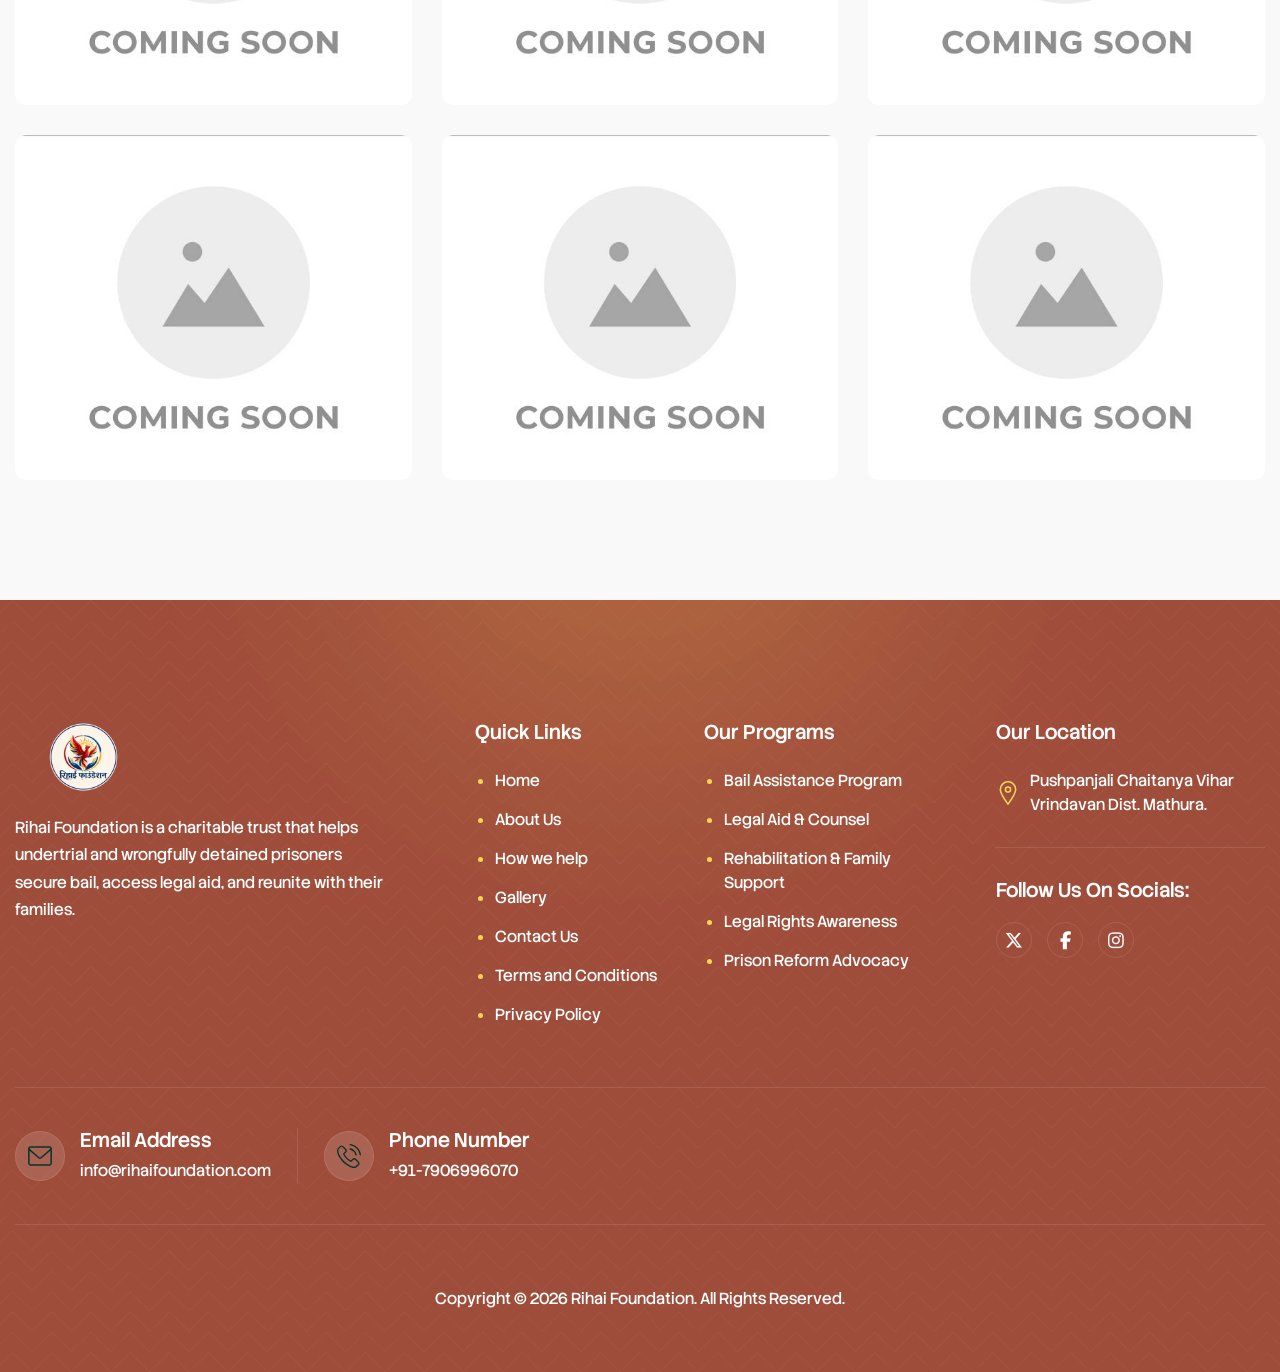
<file: gallery.html>
<!DOCTYPE html>
<html lang="en">
<head>
	<!-- Meta -->
	<meta charset="utf-8">
	<meta http-equiv="X-UA-Compatible" content="IE=edge">
	<meta name="viewport" content="width=device-width, initial-scale=1.0, maximum-scale=1">
	<meta name="description" content="Rihai Foundation is a charitable trust that helps undertrial and wrongfully detained prisoners secure bail, access legal aid, and reunite with their families.">
	<meta name="keywords" content="Rihai Foundation, bail assistance, undertrial prisoners, prisoner rights, legal aid, charitable trust, NGO, jail reform, prisoner welfare">
	<meta name="author" content="Rihai Foundation">
	<!-- Page Title -->
    <title>Our Gallery | Rihai Foundation - Bail Assistance & Justice for Undertrial Prisoners</title>
	<!-- Canonical & Open Graph -->
	<link rel="canonical" href="https://www.rihaifoundation.com/gallery">
	<meta property="og:url" content="https://www.rihaifoundation.com/gallery">
	<meta property="og:type" content="website">
	<meta property="og:site_name" content="Rihai Foundation">

	<!-- Favicon Icon -->
	<link rel="shortcut icon" type="image/x-icon" href="images/logo/favicon.ico">
    <!-- Google Fonts Css-->
    <link rel="preconnect" href="https://fonts.googleapis.com/">
    <link rel="preconnect" href="https://fonts.gstatic.com/" crossorigin>
    <link href="https://fonts.googleapis.com/css2?family=Stack+Sans+Headline:wght@200..700&amp;display=swap" rel="stylesheet">
	<!-- Bootstrap Css -->
	<link href="css/bootstrap.min.css" rel="stylesheet" media="screen">
	<!-- SlickNav Css -->
	<link href="css/slicknav.min.css" rel="stylesheet">
	<!-- Swiper Css -->
	<link rel="stylesheet" href="css/swiper-bundle.min.css">
	<!-- Font Awesome Icon Css-->
	<link href="css/all.min.css" rel="stylesheet" media="screen">
	<!-- Animated Css -->
	<link href="css/animate.css" rel="stylesheet">
    <!-- Magnific Popup Core Css File -->
	<link rel="stylesheet" href="css/magnific-popup.css">
	<!-- Mouse Cursor Css File -->
	<link rel="stylesheet" href="css/mousecursor.css">
	<!-- Main Custom Css -->
	<link href="css/custom.css?v=2.1" rel="stylesheet" media="screen">
    <!-- High-Contrast Hover Styles -->
    <style>
        .main-menu ul li a:hover, .main-menu ul li a:focus, header.main-header .header-sticky.active .main-menu ul li a:hover { color: #FFD54F !important; }
        .footer-contact-item-content p a { color: #ffffff !important; }
        .footer-contact-item-content p a:hover, .footer-contact-item:hover .footer-contact-item-content p a { color: #FFD54F !important; text-decoration: underline !important; }
        .footer-contact-item:hover .footer-contact-item-content h3 { color: #FFD54F !important; }
        .footer-links ul li a:hover { color: #FFD54F !important; text-decoration: underline !important; }
        .footer-links ul li::marker { color: #FFD54F !important; }
        .footer-social-links ul li a:hover { background-color: #ffffff !important; border-color: #ffffff !important; }
        .footer-social-links ul li a:hover i { color: #9F4D3B !important; }
        .contact-info-content ul li a:hover, .contact-info-item:hover .contact-info-content ul li a { color: #111111 !important; text-decoration: underline !important; }
        .why-choose-contact-content p a:hover, .why-choose-contact-box:hover .why-choose-contact-content p a { color: #111111 !important; text-decoration: underline !important; }
    </style>
</head>
<body>

    

    <!-- Header Start -->
	<header class="main-header">
		<div class="header-sticky">
			<nav class="navbar navbar-expand-lg">
				<div class="container">
					<!-- Logo Start -->
					<a class="navbar-brand" href="index.html">
						<img src="images/logo/logo.png" alt="Rihai Foundation" class="logo">
					</a>
					<!-- Logo End -->

                    <!-- Main Menu Start -->
                    <div class="collapse navbar-collapse main-menu">
                        <div class="nav-menu-wrapper">
                            <ul class="navbar-nav mr-auto" id="menu">
                                <li class="nav-item"><a class="nav-link" href="index.html">Home</a></li>
                                <li class="nav-item"><a class="nav-link" href="about.html">About Us</a></li>
                                <li class="nav-item"><a class="nav-link" href="how-we-help.html">How We Help</a></li>
                                <li class="nav-item"><a class="nav-link" href="gallery.html">Gallery</a></li>
                                <li class="nav-item"><a class="nav-link" href="contact.html">Contact Us</a></li>
                                <li class="nav-item d-lg-none"><a class="nav-link" href="donate.html">Donate Now</a></li>
                            </ul>
                        </div>

                        <!-- Header Btn Start -->
                        <div class="header-btn">
                            <a href="donate.html" class="btn-default btn-highlighted">Donate Now</a>
                        </div>
                        <!-- Header Btn End -->
                    </div>
					<!-- Main Menu End -->
					<div class="navbar-toggle"></div>
				</div>
			</nav>
			<div class="responsive-menu"></div>
		</div>
	</header>
	<!-- Header End -->



    <!-- Page Header Section Start -->
    <div class="page-header dark-section parallaxie">
        <div class="container">
            <div class="row">
                <div class="col-lg-12">
                    <!-- Page Header Box Start -->
                    <div class="page-header-box">
                        <h1 class="text-anime-style-3" data-cursor="-opaque">Our gallery</h1>
                        <nav class="wow fadeInUp">
                            <ol class="breadcrumb">
                                <li class="breadcrumb-item"><a href="index.html">home</a></li>
                                <li class="breadcrumb-item active" aria-current="page">Our Gallery</li>
                            </ol>
                        </nav>
                    </div>
                    <!-- Page Header Box End -->
                </div>
            </div>
        </div>
    </div>
    <!-- Page Header Section End -->

    <!-- Scrolling Ticker Section Start -->
    <div class="our-scrolling-ticker">
        <!-- Scrolling Ticker Box Start -->
        <div class="scrolling-ticker-box">
            <!-- Scrolling Content Start -->
            <div class="scrolling-content">
                <span><img src="images/icon-asterisk.svg" alt="">Bail Assistance</span>
                <span><img src="images/icon-asterisk.svg" alt="">Free Legal Aid</span>
                <span><img src="images/icon-asterisk.svg" alt="">Prisoner Welfare</span>
                <span><img src="images/icon-asterisk.svg" alt="">Family Reunification</span>
                <span><img src="images/icon-asterisk.svg" alt="">Bail Assistance</span>
                <span><img src="images/icon-asterisk.svg" alt="">Free Legal Aid</span>
                <span><img src="images/icon-asterisk.svg" alt="">Prisoner Welfare</span>
                <span><img src="images/icon-asterisk.svg" alt="">Family Reunification</span>
            </div>
            <!-- Scrolling Content End -->

            <!-- Scrolling Content Start -->
            <div class="scrolling-content">
                <span><img src="images/icon-asterisk.svg" alt="">Bail Assistance</span>
                <span><img src="images/icon-asterisk.svg" alt="">Free Legal Aid</span>
                <span><img src="images/icon-asterisk.svg" alt="">Prisoner Welfare</span>
                <span><img src="images/icon-asterisk.svg" alt="">Family Reunification</span>
                <span><img src="images/icon-asterisk.svg" alt="">Bail Assistance</span>
                <span><img src="images/icon-asterisk.svg" alt="">Free Legal Aid</span>
                <span><img src="images/icon-asterisk.svg" alt="">Prisoner Welfare</span>
                <span><img src="images/icon-asterisk.svg" alt="">Family Reunification</span>
            </div>
            <!-- Scrolling Content End -->
        </div>
        <!-- Scrolling Ticker Box End -->
    </div>
    <!-- Scrolling Ticker Section End -->

    <!-- Photo Gallery Start -->
    <div class="page-gallery">
        <div class="container">
            <div class="row section-row">
                <div class="col-lg-12">
                    <!-- Section Title Start -->
                    <div class="section-title section-title-center">
                        <span class="section-sub-title wow fadeInUp">Our Gallery</span>
                        <h2 class="text-anime-style-3" data-cursor="-opaque">Moments from Our Work</h2>
                        <p class="wow fadeInUp" data-wow-delay="0.2s">A glimpse into our bail assistance camps, legal aid drives, and the families we've helped reunite.</p>
                    </div>
                    <!-- Section Title End -->
                </div>
            </div>

            <!-- gallery section start -->
            <div class="row gallery-items page-gallery-box">
                <div class="col-lg-4 col-6">
                    <!-- Image Gallery start -->
                    <div class="photo-gallery wow fadeInUp">
                        <a href="images/service/comming-soon.jpg" data-cursor-text="View">
                            <figure class="image-anime">
                                <img src="images/service/comming-soon.jpg" alt="Gallery photo coming soon">
                            </figure>
                        </a>
                    </div>
                    <!-- Image Gallery end -->
                </div>

                <div class="col-lg-4 col-6">
                    <!-- Image Gallery start -->
                    <div class="photo-gallery wow fadeInUp" data-wow-delay="0.2s">
                        <a href="images/service/comming-soon.jpg" data-cursor-text="View">
                            <figure class="image-anime">
                                <img src="images/service/comming-soon.jpg" alt="Gallery photo coming soon">
                            </figure>
                        </a>
                    </div>
                    <!-- Image Gallery end -->
                </div>

                <div class="col-lg-4 col-6">
                    <!-- Image Gallery start -->
                    <div class="photo-gallery wow fadeInUp" data-wow-delay="0.4s">
                        <a href="images/service/comming-soon.jpg" data-cursor-text="View">
                            <figure class="image-anime">
                                <img src="images/service/comming-soon.jpg" alt="Gallery photo coming soon">
                            </figure>
                        </a>
                    </div>
                    <!-- Image Gallery end -->
                </div>

                <div class="col-lg-4 col-6">
                    <!-- Image Gallery start -->
                    <div class="photo-gallery wow fadeInUp" data-wow-delay="0.6s">
                        <a href="images/service/comming-soon.jpg" data-cursor-text="View">
                            <figure class="image-anime">
                                <img src="images/service/comming-soon.jpg" alt="Gallery photo coming soon">
                            </figure>
                        </a>
                    </div>
                    <!-- Image Gallery end -->
                </div>

                <div class="col-lg-4 col-6">
                    <!-- Image Gallery start -->
                    <div class="photo-gallery wow fadeInUp" data-wow-delay="0.8s">
                        <a href="images/service/comming-soon.jpg" data-cursor-text="View">
                            <figure class="image-anime">
                                <img src="images/service/comming-soon.jpg" alt="Gallery photo coming soon">
                            </figure>
                        </a>
                    </div>
                    <!-- Image Gallery end -->
                </div>

                <div class="col-lg-4 col-6">
                    <!-- Image Gallery start -->
                    <div class="photo-gallery wow fadeInUp" data-wow-delay="1s">
                        <a href="images/service/comming-soon.jpg" data-cursor-text="View">
                            <figure class="image-anime">
                                <img src="images/service/comming-soon.jpg" alt="Gallery photo coming soon">
                            </figure>
                        </a>
                    </div>
                    <!-- Image Gallery end -->
                </div>
                
                <div class="col-lg-4 col-6">
                    <!-- Image Gallery start -->
                    <div class="photo-gallery wow fadeInUp" data-wow-delay="1.2s">
                        <a href="images/service/comming-soon.jpg" data-cursor-text="View">
                            <figure class="image-anime">
                                <img src="images/service/comming-soon.jpg" alt="Gallery photo coming soon">
                            </figure>
                        </a>
                    </div>
                    <!-- Image Gallery end -->
                </div>

                <div class="col-lg-4 col-6">
                    <!-- Image Gallery start -->
                    <div class="photo-gallery wow fadeInUp" data-wow-delay="1.4s">
                        <a href="images/service/comming-soon.jpg" data-cursor-text="View">
                            <figure class="image-anime">
                                <img src="images/service/comming-soon.jpg" alt="Gallery photo coming soon">
                            </figure>
                        </a>
                    </div>
                    <!-- Image Gallery end -->
                </div>

                <div class="col-lg-4 col-6">
                    <!-- Image Gallery start -->
                    <div class="photo-gallery wow fadeInUp" data-wow-delay="1.6s">
                        <a href="images/service/comming-soon.jpg" data-cursor-text="View">
                            <figure class="image-anime">
                                <img src="images/service/comming-soon.jpg" alt="Gallery photo coming soon">
                            </figure>
                        </a>
                    </div>
                    <!-- Image Gallery end -->
                </div>
            </div>
            <!-- gallery section end -->
        </div>
    </div>
    <!-- Photo Gallery End -->
  
    <!-- Main Footer Start -->
    <footer class="main-footer dark-section">
        <div class="container">
            <div class="row">
                <div class="col-xl-4">
                    <!-- About Footer Start -->
                    <div class="about-footer">
                        <div class="footer-logo">
                            <img src="images/logo/logo.png" alt="">
                        </div>
                        <div class="about-footer-content">
                            <p>Rihai Foundation is a charitable trust that helps undertrial and wrongfully detained prisoners secure bail, access legal aid, and reunite with their families.</p>
                        </div>
                    </div>
                    <!-- About Footer End -->
                </div>

                <div class="col-xl-8">
                    <!-- Footer Links Box Start -->
                    <div class="footer-links-box">
                        <!-- Footer Links Start -->
                        <div class="footer-links">
                            <h2>Quick Links</h2>
                            <ul>
                                <li><a href="index.html">Home</a></li>
                                <li><a href="about.html">About Us</a></li>
                                <li><a href="how-we-help.html">How we help</a></li>
                                <li><a href="gallery.html">Gallery</a></li>
                                <li><a href="contact.html">Contact Us</a></li>
                                <li><a href="terms-and-conditions.html">Terms and Conditions</a></li>
                                <li><a href="privacy-policy.html">Privacy Policy</a></li>
                            </ul>
                        </div>
                        <!-- Footer Links End -->

                        <!-- Footer Links Start -->
                        <div class="footer-links">
                            <h2>Our Programs</h2>
                            <ul>
                                <li><a href="how-we-help.html">Bail Assistance Program</a></li>
                                <li><a href="how-we-help.html">Legal Aid & Counsel</a></li>
                                <li><a href="how-we-help.html">Rehabilitation & Family Support</a></li>
                                <li><a href="how-we-help.html">Legal Rights Awareness</a></li>
                                <li><a href="how-we-help.html">Prison Reform Advocacy</a></li>
                            </ul>
                        </div>
                        <!-- Footer Links End -->

                        <!-- Footer Links Start -->
                        <div class="footer-links footer-location-info">
                            <h2>Our Location</h2>
                            <ul>
                                <li><img src="images/icon-location-accent.svg" alt="">Pushpanjali Chaitanya Vihar Vrindavan Dist. Mathura.</li>
                            </ul>

                            <!-- Footer Social Link Start -->
                            <div class="footer-social-links">
                                <h3>Follow Us On Socials:</h3>
                                <ul>

                                    <li><a href="https://x.com/RihaiFoundation" target="_blank"><i class="fa-brands fa-x-twitter"></i></a></li>
                                    <li><a href="https://www.facebook.com/people/Rihai-Foundation/61592221250420/?rdid=RSYYLqAkDc4kMSQF" target="_blank"><i class="fa-brands fa-facebook-f"></i></a></li>
                                    <li><a href="https://www.instagram.com/rihaifoundation" target="_blank"><i class="fa-brands fa-instagram"></i></a></li>
                                </ul>
                            </div>
                            <!-- Footer Social Link End -->
                        </div>
                        <!-- Footer Links End -->
                    </div>
                    <!-- Footer Links Box End -->
                </div>

                <div class="col-lg-12">
                    <!-- Footer Body Start -->
                    <div class="footer-body">
                        <!-- Footer Contact Items List Start -->
                        <div class="footer-contact-items-list">
                            <!-- Footer Contact Item Start -->
                            <div class="footer-contact-item">
                                <div class="icon-box">
                                    <img src="images/icon-mail-primary.svg" alt="">
                                </div>
                                <div class="footer-contact-item-content">
                                    <h3>Email Address</h3>
                                    <p><a href="mailto:info@rihaifoundation.com">info@rihaifoundation.com</a></p>
                                </div>
                            </div>
                            <!-- Footer Contact Item End -->

                            <!-- Footer Contact Item Start -->
                            <div class="footer-contact-item">
                                <div class="icon-box">
                                    <img src="images/icon-phone-primary.svg" alt="">
                                </div>
                                <div class="footer-contact-item-content">
                                    <h3>Phone Number</h3>
                                    <p><a href="tel:+917906996070">+91-7906996070</a></p>
                                </div>
                            </div>
                            <!-- Footer Contact Item End -->
                        </div>
                        <!-- Footer Contact Items List End -->
                    </div>
                    <!-- Footer Body End -->
                </div>

                <div class="col-lg-12">
                    <!-- Footer Copyright Text Start -->
                    <div class="footer-copyright-text">
                        <p>Copyright &copy; 2026 Rihai Foundation. All Rights Reserved.</p>
                    </div>
                    <!-- Footer Copyright Text End -->
                </div>
            </div>
        </div>
    </footer>
    <!-- Main Footer End -->

    <!-- Floating WhatsApp Button Start -->
    <div class="floating-whatsapp">
        <span class="floating-whatsapp-tooltip">Chat with us on WhatsApp</span>
        <a href="https://wa.me/917906996070?text=Hello%20Rihai%20Foundation%2C%20I%20would%20like%20to%20know%20more." class="floating-whatsapp-btn" target="_blank" rel="noopener" aria-label="Chat with us on WhatsApp">
            <i class="fa-brands fa-whatsapp"></i>
        </a>
    </div>
    <!-- Floating WhatsApp Button End -->

    <!-- Jquery Library File -->
    <script src="js/jquery-3.7.1.min.js"></script>
    <!-- Bootstrap js file -->
    <script src="js/bootstrap.min.js"></script>
    <!-- Validator js file -->
    <script src="js/validator.min.js"></script>
    <!-- SlickNav js file -->
    <script src="js/jquery.slicknav.js"></script>
    <!-- Swiper js file -->
    <script src="js/swiper-bundle.min.js"></script>
    <!-- Counter js file -->
    <script src="js/jquery.waypoints.min.js"></script>
    <script src="js/jquery.counterup.min.js"></script>
    <!-- Magnific js file -->
    <script src="js/jquery.magnific-popup.min.js"></script>
    <!-- Parallax js -->
    <script src="js/parallaxie.js"></script>
    <!-- MagicCursor js file -->
    <script src="js/gsap.min.js"></script>
    <script src="js/magiccursor.js"></script>
    <!-- Text Effect js file -->
    <script src="js/SplitText.min.js"></script>
    <script src="js/ScrollTrigger.min.js"></script>
    <!-- Wow js file -->
    <script src="js/wow.min.js"></script>
    <!-- Main Custom js file -->
    <script src="js/function.js"></script>
</body>
</html>
</file>
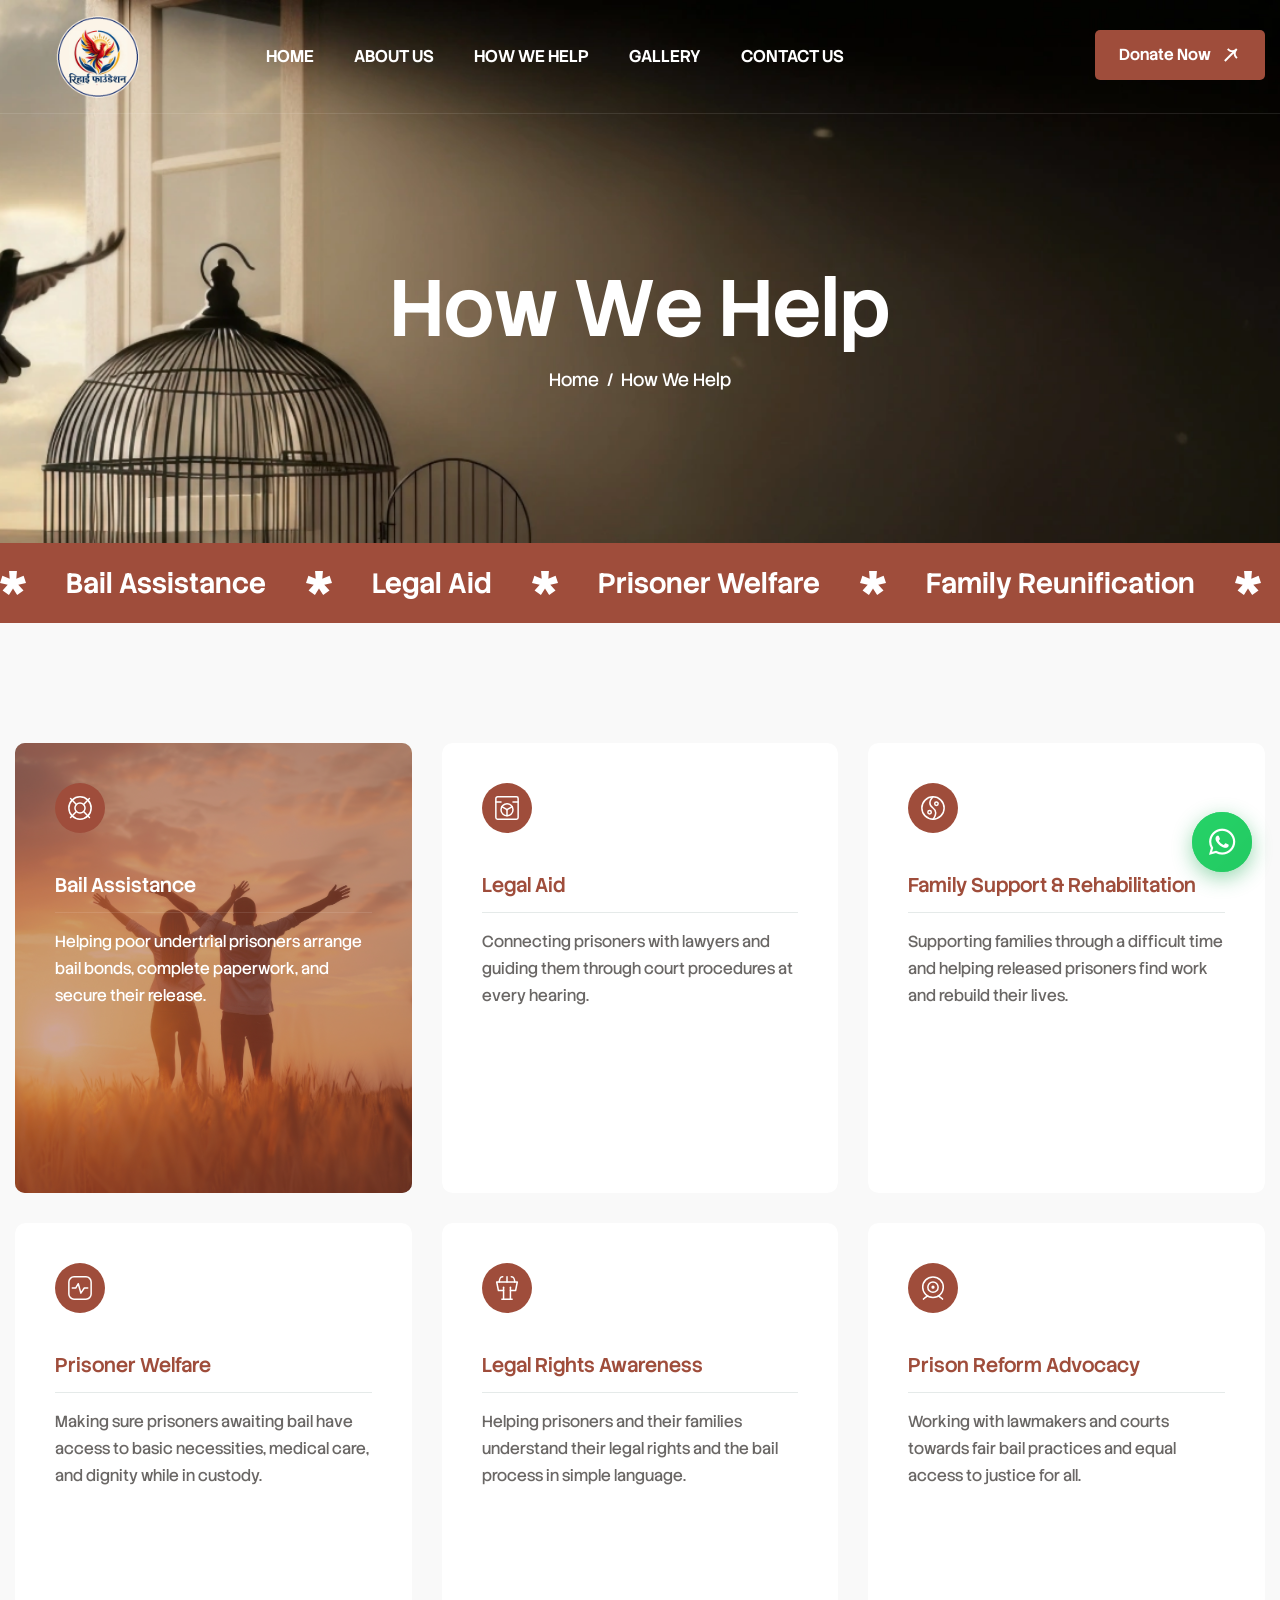
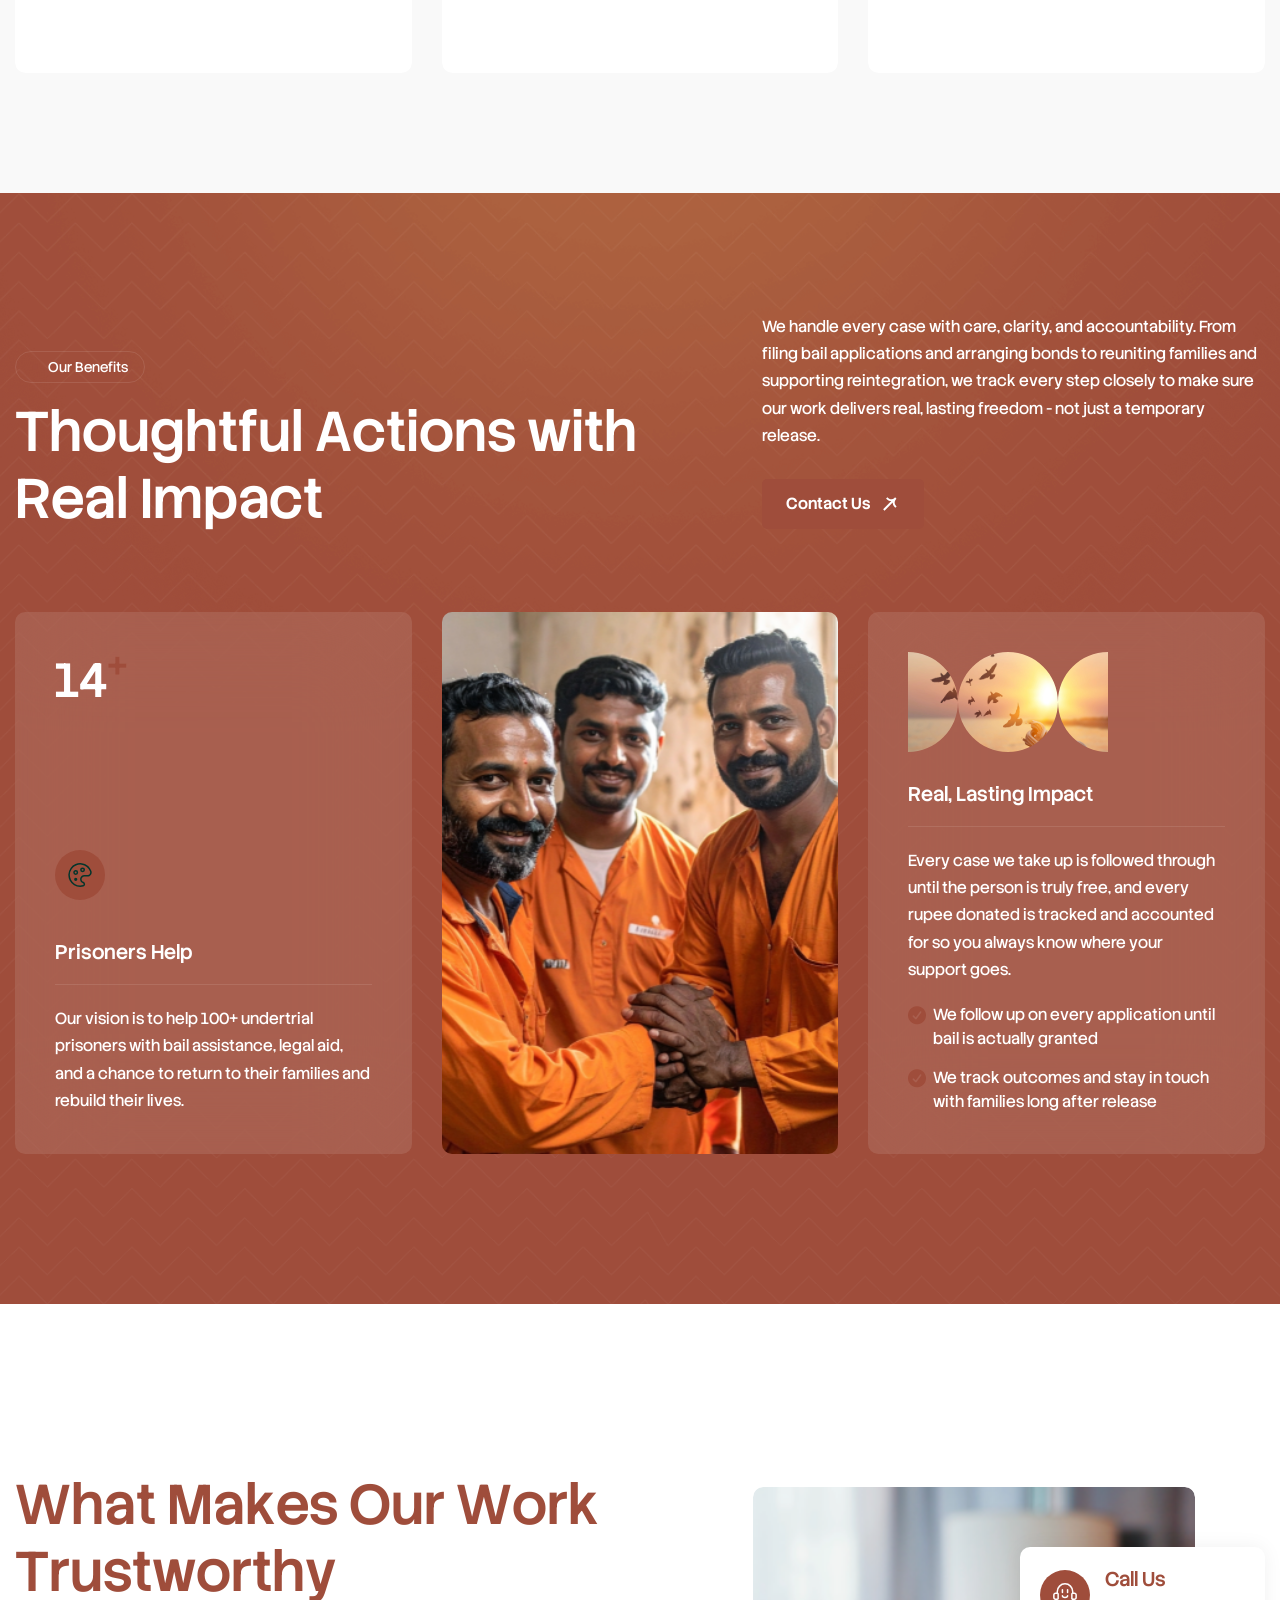
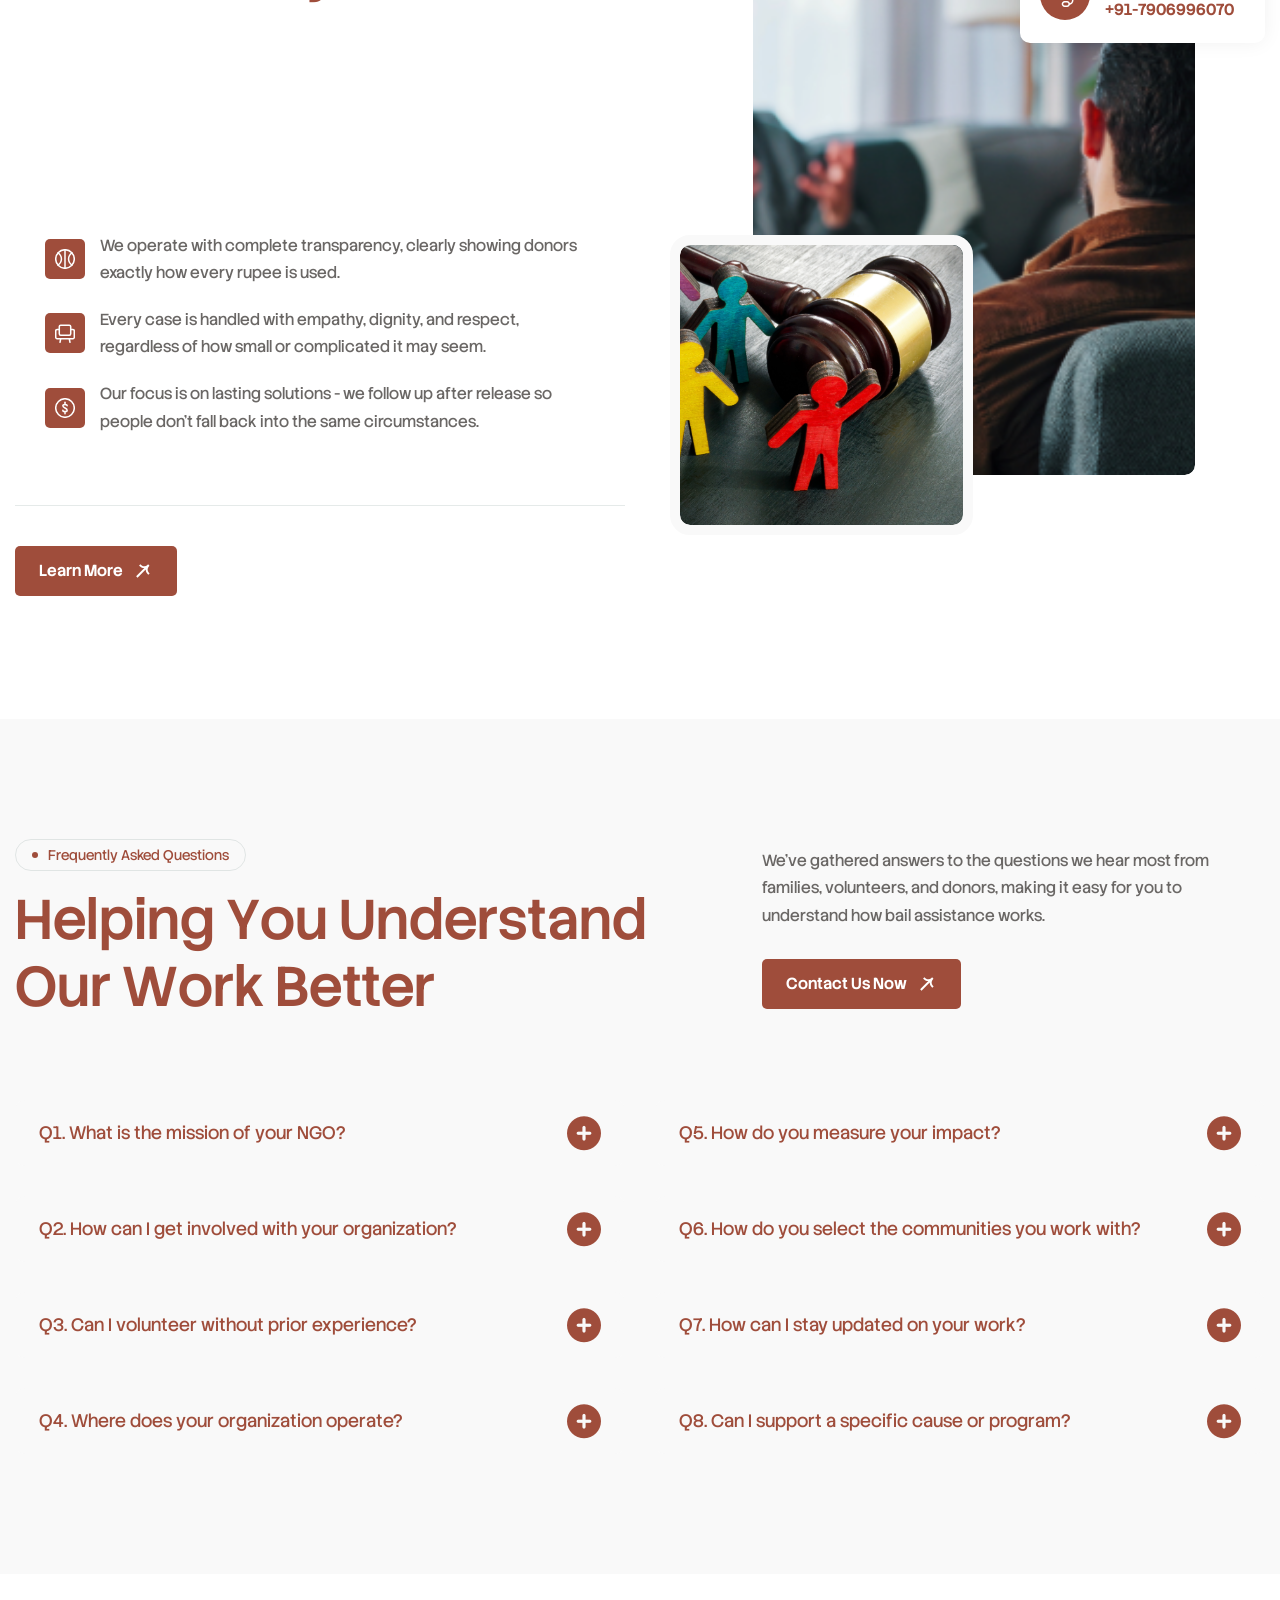
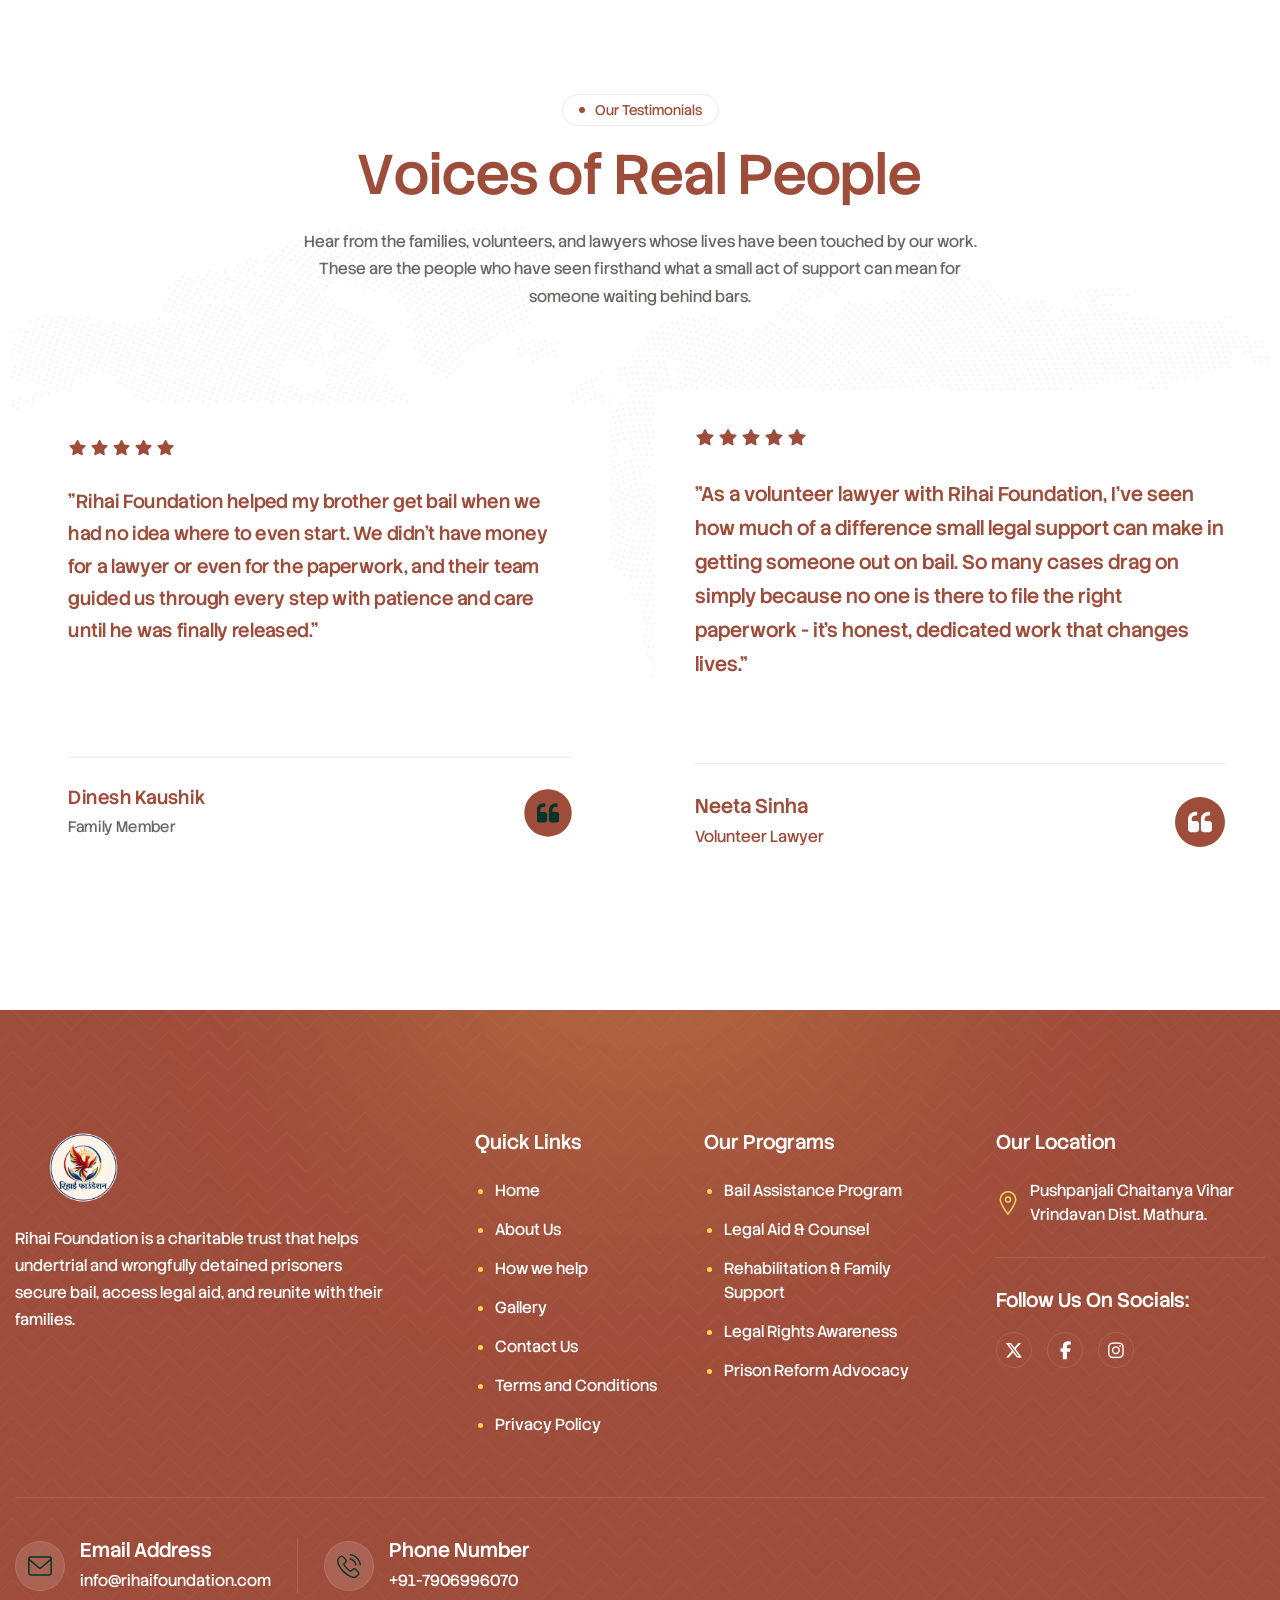
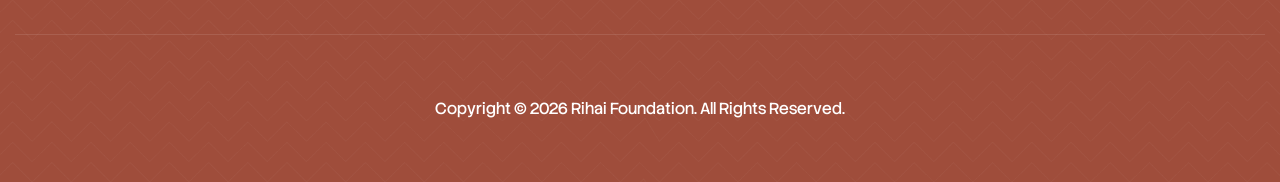
<file: how-we-help.html>
<!DOCTYPE html>
<html lang="en">
<head>
	<!-- Meta -->
	<meta charset="utf-8">
	<meta http-equiv="X-UA-Compatible" content="IE=edge">
	<meta name="viewport" content="width=device-width, initial-scale=1.0, maximum-scale=1">
	<meta name="description" content="Rihai Foundation is a charitable trust that helps undertrial and wrongfully detained prisoners secure bail, access legal aid, and reunite with their families.">
	<meta name="keywords" content="Rihai Foundation, bail assistance, undertrial prisoners, prisoner rights, legal aid, charitable trust, NGO, jail reform, prisoner welfare">
	<meta name="author" content="Rihai Foundation">
	<!-- Page Title -->
    <title>How We Help | Rihai Foundation - Bail Assistance & Justice for Undertrial Prisoners</title>
	<!-- Canonical & Open Graph -->
	<link rel="canonical" href="https://www.rihaifoundation.com/how-we-help">
	<meta property="og:url" content="https://www.rihaifoundation.com/how-we-help">
	<meta property="og:type" content="website">
	<meta property="og:site_name" content="Rihai Foundation">

	<!-- Favicon Icon -->
	<link rel="shortcut icon" type="image/x-icon" href="images/logo/favicon.ico">
    <!-- Google Fonts Css-->
    <link rel="preconnect" href="https://fonts.googleapis.com/">
    <link rel="preconnect" href="https://fonts.gstatic.com/" crossorigin>
    <link href="https://fonts.googleapis.com/css2?family=Stack+Sans+Headline:wght@200..700&amp;display=swap" rel="stylesheet">
	<!-- Bootstrap Css -->
	<link href="css/bootstrap.min.css" rel="stylesheet" media="screen">
	<!-- SlickNav Css -->
	<link href="css/slicknav.min.css" rel="stylesheet">
	<!-- Swiper Css -->
	<link rel="stylesheet" href="css/swiper-bundle.min.css">
	<!-- Font Awesome Icon Css-->
	<link href="css/all.min.css" rel="stylesheet" media="screen">
	<!-- Animated Css -->
	<link href="css/animate.css" rel="stylesheet">
    <!-- Magnific Popup Core Css File -->
	<link rel="stylesheet" href="css/magnific-popup.css">
	<!-- Mouse Cursor Css File -->
	<link rel="stylesheet" href="css/mousecursor.css">
	<!-- Main Custom Css -->
	<link href="css/custom.css?v=2.1" rel="stylesheet" media="screen">
    <!-- High-Contrast Hover Styles -->
    <style>
        .main-menu ul li a:hover, .main-menu ul li a:focus, header.main-header .header-sticky.active .main-menu ul li a:hover { color: #FFD54F !important; }
        .footer-contact-item-content p a { color: #ffffff !important; }
        .footer-contact-item-content p a:hover, .footer-contact-item:hover .footer-contact-item-content p a { color: #FFD54F !important; text-decoration: underline !important; }
        .footer-contact-item:hover .footer-contact-item-content h3 { color: #FFD54F !important; }
        .footer-links ul li a:hover { color: #FFD54F !important; text-decoration: underline !important; }
        .footer-links ul li::marker { color: #FFD54F !important; }
        .footer-social-links ul li a:hover { background-color: #ffffff !important; border-color: #ffffff !important; }
        .footer-social-links ul li a:hover i { color: #9F4D3B !important; }
        .contact-info-content ul li a:hover, .contact-info-item:hover .contact-info-content ul li a { color: #111111 !important; text-decoration: underline !important; }
        .why-choose-contact-content p a:hover, .why-choose-contact-box:hover .why-choose-contact-content p a { color: #111111 !important; text-decoration: underline !important; }
    </style>
</head>
<body>

    

    <!-- Header Start -->
	<header class="main-header">
		<div class="header-sticky">
			<nav class="navbar navbar-expand-lg">
				<div class="container">
					<!-- Logo Start -->
					<a class="navbar-brand" href="index.html">
						<img src="images/logo/logo.png" alt="Rihai Foundation" class="logo">
					</a>
					<!-- Logo End -->

                    <!-- Main Menu Start -->
                    <div class="collapse navbar-collapse main-menu">
                        <div class="nav-menu-wrapper">
                            <ul class="navbar-nav mr-auto" id="menu">
                                <li class="nav-item"><a class="nav-link" href="index.html">Home</a></li>
                                <li class="nav-item"><a class="nav-link" href="about.html">About Us</a></li>
                                <li class="nav-item"><a class="nav-link" href="how-we-help.html">How We Help</a></li>
                                <li class="nav-item"><a class="nav-link" href="gallery.html">Gallery</a></li>
                                <li class="nav-item"><a class="nav-link" href="contact.html">Contact Us</a></li>
                                <li class="nav-item d-lg-none"><a class="nav-link" href="donate.html">Donate Now</a></li>
                            </ul>
                        </div>

                        <!-- Header Btn Start -->
                        <div class="header-btn">
                            <a href="donate.html" class="btn-default btn-highlighted">Donate Now</a>
                        </div>
                        <!-- Header Btn End -->
                    </div>
					<!-- Main Menu End -->
					<div class="navbar-toggle"></div>
				</div>
			</nav>
			<div class="responsive-menu"></div>
		</div>
	</header>
	<!-- Header End -->



    <!-- Page Header Section Start -->
    <div class="page-header dark-section parallaxie">
        <div class="container">
            <div class="row">
                <div class="col-lg-12">
                    <!-- Page Header Box Start -->
                    <div class="page-header-box">
                        <h1 class="text-anime-style-3" data-cursor="-opaque">How We Help</h1>
                        <nav class="wow fadeInUp">
                            <ol class="breadcrumb">
                                <li class="breadcrumb-item"><a href="index.html">home</a></li>
                                <li class="breadcrumb-item active" aria-current="page">How We Help</li>
                            </ol>
                        </nav>
                    </div>
                    <!-- Page Header Box End -->
                </div>
            </div>
        </div>
    </div>
    <!-- Page Header Section End -->

    <!-- Scrolling Ticker Section Start -->
    <div class="our-scrolling-ticker">
        <!-- Scrolling Ticker Box Start -->
        <div class="scrolling-ticker-box">
            <!-- Scrolling Content Start -->
            <div class="scrolling-content">
                <span><img src="images/icon-asterisk.svg" alt="">Bail Assistance</span>
                <span><img src="images/icon-asterisk.svg" alt="">Legal Aid</span>
                <span><img src="images/icon-asterisk.svg" alt="">Prisoner Welfare</span>
                <span><img src="images/icon-asterisk.svg" alt="">Family Reunification</span>
                <span><img src="images/icon-asterisk.svg" alt="">Bail Assistance</span>
                <span><img src="images/icon-asterisk.svg" alt="">Legal Aid</span>
                <span><img src="images/icon-asterisk.svg" alt="">Prisoner Welfare</span>
                <span><img src="images/icon-asterisk.svg" alt="">Family Reunification</span>
            </div>
            <!-- Scrolling Content End -->

            <!-- Scrolling Content Start -->
            <div class="scrolling-content">
                <span><img src="images/icon-asterisk.svg" alt="">Bail Assistance</span>
                <span><img src="images/icon-asterisk.svg" alt="">Legal Aid</span>
                <span><img src="images/icon-asterisk.svg" alt="">Prisoner Welfare</span>
                <span><img src="images/icon-asterisk.svg" alt="">Family Reunification</span>
                <span><img src="images/icon-asterisk.svg" alt="">Bail Assistance</span>
                <span><img src="images/icon-asterisk.svg" alt="">Legal Aid</span>
                <span><img src="images/icon-asterisk.svg" alt="">Prisoner Welfare</span>
                <span><img src="images/icon-asterisk.svg" alt="">Family Reunification</span>
            </div>
            <!-- Scrolling Content End -->
        </div>
        <!-- Scrolling Ticker Box End -->
    </div>
    <!-- Scrolling Ticker Section End -->

    <!-- Page Service Section Start -->
    <div class="page-services">
        <div class="container">
            <div class="row service-item-list">
                <div class="col-xl-4 col-md-6">
                    <!-- Service Item Start -->
                    <div class="service-item active wow fadeInUp">
                        <div class="service-item-image">
                            <figure>
                                <img src="images/service/image-1.png" alt="">
                            </figure>
                        </div>
                        <div class="service-item-body">
                            <div class="service-item-body-content">
                                <div class="icon-box">
                                    <img src="images/icon-our-service-1.svg" alt="">
                                </div>
                                <div class="service-item-content">
                                    <h2><a href="">Bail Assistance</a></h2>
                                    <p>Helping poor undertrial prisoners arrange bail bonds, complete paperwork, and secure their release.</p>
                                </div>
                            </div>

                        </div>
                    </div>
                    <!-- Service Item End -->
                </div>

                <div class="col-xl-4 col-md-6">
                    <!-- Service Item Start -->
                    <div class="service-item wow fadeInUp" data-wow-delay="0.2s">
                        <div class="service-item-image">
                            <figure>
                                <img src="images/service/image-2.png" alt="">
                            </figure>
                        </div>
                        <div class="service-item-body">
                            <div class="service-item-body-content">
                                <div class="icon-box">
                                    <img src="images/icon-our-service-2.svg" alt="">
                                </div>
                                <div class="service-item-content">
                                    <h2><a href="">Legal Aid</a></h2>
                                    <p>Connecting prisoners with lawyers and guiding them through court procedures at every hearing.</p>
                                </div>
                            </div>
                        </div>
                    </div>
                    <!-- Service Item End -->
                </div>

                <div class="col-xl-4 col-md-6">
                    <!-- Service Item Start -->
                    <div class="service-item wow fadeInUp" data-wow-delay="0.4s">
                        <div class="service-item-image">
                            <figure>
                                <img src="images/service/image-3.png" alt="">
                            </figure>
                        </div>
                        <div class="service-item-body">
                            <div class="service-item-body-content">
                                <div class="icon-box">
                                    <img src="images/icon-our-service-3.svg" alt="">
                                </div>
                                <div class="service-item-content">
                                    <h2><a href="">Family Support & Rehabilitation</a></h2>
                                    <p>Supporting families through a difficult time and helping released prisoners find work and rebuild their lives.</p>
                                </div>
                            </div>
                        </div>
                    </div>
                    <!-- Service Item End -->
                </div>

                <div class="col-xl-4 col-md-6">
                    <!-- Service Item Start -->
                    <div class="service-item wow fadeInUp" data-wow-delay="0.6s">
                        <div class="service-item-image">
                            <figure>
                                <img src="images/service/image-4.png" alt="">
                            </figure>
                        </div>
                        <div class="service-item-body">
                            <div class="service-item-body-content">
                                <div class="icon-box">
                                    <img src="images/icon-our-service-4.svg" alt="">
                                </div>
                                <div class="service-item-content">
                                    <h2><a href="">Prisoner Welfare</a></h2>
                                    <p>Making sure prisoners awaiting bail have access to basic necessities, medical care, and dignity while in custody.</p>
                                </div>
                            </div>
                        </div>
                    </div>
                    <!-- Service Item End -->
                </div>

                <div class="col-xl-4 col-md-6">
                    <!-- Service Item Start -->
                    <div class="service-item wow fadeInUp" data-wow-delay="0.8s">
                        <div class="service-item-image">
                            <figure>
                                <img src="images/service/image-5.png" alt="">
                            </figure>
                        </div>
                        <div class="service-item-body">
                            <div class="service-item-body-content">
                                <div class="icon-box">
                                    <img src="images/icon-our-service-5.svg" alt="">
                                </div>
                                <div class="service-item-content">
                                    <h2><a href="">Legal Rights Awareness</a></h2>
                                    <p>Helping prisoners and their families understand their legal rights and the bail process in simple language.</p>
                                </div>
                            </div>
                        </div>
                    </div>
                    <!-- Service Item End -->
                </div>

                <div class="col-xl-4 col-md-6">
                    <!-- Service Item Start -->
                    <div class="service-item wow fadeInUp" data-wow-delay="1s">
                        <div class="service-item-image">
                            <figure>
                                <img src="images/service/image-6.png" alt="">
                            </figure>
                        </div>
                        <div class="service-item-body">
                            <div class="service-item-body-content">
                                <div class="icon-box">
                                    <img src="images/icon-our-service-6.svg" alt="">
                                </div>
                                <div class="service-item-content">
                                    <h2><a href="">Prison Reform Advocacy</a></h2>
                                    <p>Working with lawmakers and courts towards fair bail practices and equal access to justice for all.</p>
                                </div>
                            </div>
                        </div>
                    </div>
                    <!-- Service Item End -->
                </div>
            </div>
        </div>
    </div>
    <!-- Page Service Section End -->

    <!-- Our Benefits Section Start -->
    <div class="our-benefits dark-section">
        <div class="container">
            <div class="row section-row align-items-end">
                <div class="col-xl-7">
                    <!-- Section Title Start -->
                    <div class="section-title">
                        <span class="section-sub-title wow fadeInUp">Our Benefits</span>
                        <h2 class="text-anime-style-3" data-cursor="-opaque">Thoughtful Actions with Real Impact</h2>
                    </div>
                    <!-- Section Title End -->
                </div>

                <div class="col-xl-5">
                    <!-- Section Content Btn Start -->
                    <div class="section-content-btn">
                        <!-- Section Title Content Start -->
                        <div class="section-title-content wow fadeInUp" data-wow-delay="0.2s">
                            <p>We handle every case with care, clarity, and accountability. From filing bail applications and arranging bonds to reuniting families and supporting reintegration, we track every step closely to make sure our work delivers real, lasting freedom - not just a temporary release.</p>
                        </div>
                        <!-- Section Title Content End -->

                        <!-- Section Button Start -->
                        <div class="section-btn wow fadeInUp" data-wow-delay="0.4s">
                            <a class="btn-default btn-highlighted" href="contact.html">Contact Us</a>
                        </div>
                        <!-- Section Button End -->
                    </div>
                    <!-- Section Content Btn End -->
                </div>
            </div>

            <div class="row">
                <div class="col-xl-4 col-md-6 order-1">
                    <!-- Our Benefit Box Start -->
                    <div class="our-benefit-box wow fadeInUp">
                        <!-- Our Benefit Counter Content Start -->
                        <div class="our-benefit-counter-content">
                            <h2><span class="counter">100</span><sup>+</sup></h2>
                        </div>
                        <!-- Our Benefit Counter Content End -->

                        <!-- Our Benefit Item Start -->
                        <div class="our-benefit-item">
                            <div class="icon-box">
                                <img src="images/icon-our-benefit-item-1.svg" alt="">
                            </div>
                            <div class="our-benefit-item-content">
                                <h3>Prisoners Help</h3>
                                <p>Our vision is to help 100+ undertrial prisoners with bail assistance, legal aid, and a chance to return to their families and rebuild their lives.</p>
                            </div>
                        </div>
                        <!-- Our Benefit Item End -->
                    </div>
                    <!-- Our Benefit Box End -->
                </div>

                <div class="col-xl-4 col-md-12 order-xl-2 order-3">
                    <!-- Our Benefit Image Box Start -->
                    <div class="benefit-image-box">
                        <figure class="image-anime reveal">
                            <img src="images/home/image-9.png" alt="">
                        </figure>
                    </div>
                    <!-- Our Benefit Image Box End -->
                </div>

                <div class="col-xl-4 col-md-6 order-xl-3 order-2">
                    <!-- Our Benefit Box Start -->
                    <div class="our-benefit-box wow fadeInUp" data-wow-delay="0.2s">
                        <!-- Our Benefit Image Start -->
                        <div class="our-benefit-image">
                            <figure class="image-anime">
                                <img src="images/home/image-10.png" alt="">
                            </figure>
                        </div>
                        <!-- Our Benefit Image End -->

                        <!-- Our Benefit Item Start -->
                        <div class="our-benefit-item">
                            <div class="our-benefit-item-content">
                                <h3>Real, Lasting Impact</h3>
                                <p>Every case we take up is followed through until the person is truly free, and every rupee donated is tracked and accounted for so you always know where your support goes.</p>
                                <ul>
                                    <li>We follow up on every application until bail is actually granted</li>
                                    <li>We track outcomes and stay in touch with families long after release</li>
                                </ul>
                            </div>
                        </div>
                        <!-- Our Benefit Item End -->
                    </div>
                    <!-- Our Benefit Box End -->
                </div>

    
                </div>
            </div>
        </div>
    </div>
    <!-- Our Benefits Section End -->

    <!-- Why Choosse Us Section Start -->
    <div class="why-choose-us" style="background-color: white;">
        <div class="container">
            <div class="row align-items-center">
                <div class="col-xl-6">
                    <!-- Why Choosse Us Content Start -->
                    <div class="why-choose-us-content">
                        <!-- Section Title Start -->
                        <div class="section-title">
                            <span class="section-sub-title wow fadeInUp">Why Choose Us</span>
                            <h2 class="text-anime-style-3" data-cursor="-opaque">What Makes Our Work Trustworthy</h2>
                            <p class="wow fadeInUp" data-wow-delay="0.2s">We approach every case with compassion, operate with full transparency in how funds are used, and stay involved long after bail is granted.</p>
                        </div>
                        <!-- Section Title End -->

                        <!-- Why Choosse Item List Start -->
                        <div class="why-choose-item-list wow fadeInUp" data-wow-delay="0.4s">
                            <!-- Why Choosse Item Start -->
                            <div class="why-choose-item">
                                <div class="icon-box">
                                    <img src="images/icon-why-choose-us-item-1.svg" alt="">
                                </div>
                                <div class="why-choose-item-content">
                                    <p>We operate with complete transparency, clearly showing donors exactly how every rupee is used.</p>
                                </div>
                            </div>
                            <!-- Why Choosse Item End -->

                            <!-- Why Choosse Item Start -->
                            <div class="why-choose-item">
                                <div class="icon-box">
                                    <img src="images/icon-why-choose-us-item-2.svg" alt="">
                                </div>
                                <div class="why-choose-item-content">
                                    <p>Every case is handled with empathy, dignity, and respect, regardless of how small or complicated it may seem.</p>
                                </div>
                            </div>
                            <!-- Why Choosse Item End -->

                            <!-- Why Choosse Item Start -->
                            <div class="why-choose-item">
                                <div class="icon-box">
                                    <img src="images/icon-why-choose-us-item-3.svg" alt="">
                                </div>
                                <div class="why-choose-item-content">
                                    <p>Our focus is on lasting solutions - we follow up after release so people don't fall back into the same circumstances.</p>
                                </div>
                            </div>
                            <!-- Why Choosse Item End -->
                        </div>
                        <!-- Why Choosse Item List End -->

                        <!-- Why Choosse Buton Start -->
                        <div class="why-choose-btn wow fadeInUp" data-wow-delay="0.6s">
                            <a href="contact.html" class="btn-default">Learn More</a>
                        </div>
                        <!-- Why Choosse Buton End -->
                    </div>
                    <!-- Why Choosse Us Content End -->
                </div>

                <div class="col-xl-6">
                    <!-- Why Choosse Us Image Box Start -->
                    <div class="why-choose-us-image-box wow fadeInUp">
                        <!-- Why Choosse Image Box 1 Start -->
                        <div class="why-choose-image-box-1">
                            <!-- Why Choosse Image Start -->
                            <div class="why-choose-image">
                                <figure class="image-anime">
                                    <img src="images/service/image-7.png" alt="">
                                </figure>
                            </div>
                            <!-- Why Choosse Image End -->
                        </div>
                        <!-- Why Choosse Image Box 1 End -->

                        <!-- Why Choosse Image Box 2 Start -->
                        <div class="why-choose-image-box-2">
                            <!-- Why Choosse Image Start -->
                            <div class="why-choose-image">
                                <figure class="image-anime">
                                    <img src="images/service/image-8.png" alt="">
                                </figure>
                            </div>
                            <!-- Why Choosse Image Start -->

                            <!-- Why Choosse Contact Box Start -->
                            <div class="why-choose-contact-box">
                                <div class="icon-box">
                                    <img src="images/icon-headphone-primary.svg" alt="">
                                </div>
                                <div class="why-choose-contact-content">
                                    <h3>Call Us</h3>
                                    <p><a href="tel:+917906996070">+91-7906996070</a></p>
                                </div>
                            </div>
                            <!-- Why Choosse Contact Box End -->
                        </div>
                        <!-- Why Choosse Image Box 2 End -->
                    </div>
                    <!-- Why Choosse Us Image Box End -->
                </div>
            </div>
        </div>
    </div>
    <!-- Why Choosse Us Section End -->

    <!-- FAQ Section Start -->
    <div class="our-faqs">
        <div class="container">
            <div class="row section-row align-items-center">
                <div class="col-xl-7">
                    <!-- Section Title Start -->
                    <div class="section-title">
                        <span class="section-sub-title wow fadeInUp">Frequently Asked Questions</span>
                        <h2 class="text-anime-style-3" data-cursor="-opaque">Helping You Understand Our Work Better</h2>
                    </div>
                    <!-- Section Title End -->
                </div>

                <div class="col-xl-5">
                    <!-- Section Content Btn Start -->
                    <div class="section-content-btn">
                        <!-- Section Title Content Start -->
                        <div class="section-title-content wow fadeInUp" data-wow-delay="0.2s">
                            <p>We've gathered answers to the questions we hear most from families, volunteers, and donors, making it easy for you to understand how bail assistance works.</p>
                        </div>
                        <!-- Section Title Content End -->

                        <!-- Section Button Start -->
                        <div class="section-btn wow fadeInUp" data-wow-delay="0.4s">
                            <a class="btn-default" href="contact.html">Contact Us Now</a>
                        </div>
                        <!-- Section Button End -->
                    </div>
                    <!-- Section Content Btn End -->
                </div>
            </div>

            <div class="row">
                <div class="col-lg-12">
                    <!-- Accordian List Start -->
                    <div class="accordian-list">
                        <!-- FAQ Accordion Start -->
                        <div class="faq-accordion" id="accordion">
                            <!-- FAQ Item Start -->
                            <div class="accordion-item wow fadeInUp">
                                <h2 class="accordion-header" id="heading1">
                                    <button class="accordion-button collapsed" type="button" data-bs-toggle="collapse" data-bs-target="#collapse1" aria-expanded="true" aria-controls="collapse1">
                                        Q1. What is the mission of your NGO?
                                    </button>
                                </h2>
                                <div id="collapse1" class="accordion-collapse collapse" role="region" aria-labelledby="heading1" data-bs-parent="#accordion">
                                    <div class="accordion-body">
                                        <p>Our mission is simple - to make sure no poor or undertrial prisoner stays in jail only because they cannot afford bail or a lawyer. We help arrange bail bonds, provide legal aid, and support families through the entire process until the person is released and reunited with their loved ones.</p>
                                    </div>
                                </div>
                            </div>
                            <!-- FAQ Item End -->

                            <!-- FAQ Item Start -->
                            <div class="accordion-item wow fadeInUp" data-wow-delay="0.2s">
                                <h2 class="accordion-header" id="heading2">
                                    <button class="accordion-button collapsed" type="button" data-bs-toggle="collapse" data-bs-target="#collapse2" aria-expanded="false" aria-controls="collapse2">
                                        Q2. How can I get involved with your organization?
                                    </button>
                                </h2>
                                <div id="collapse2" class="accordion-collapse collapse" role="region" aria-labelledby="heading2" data-bs-parent="#accordion">
                                    <div class="accordion-body">
                                        <p>You can get involved by donating towards bail bonds and legal fees, by volunteering your time or legal knowledge, or by helping us spread awareness about the cases we support. Reach out through our contact page and we'll guide you to the option that fits you best.</p>
                                    </div>
                                </div>
                            </div>
                            <!-- FAQ Item End -->

                            <!-- FAQ Item Start -->
                            <div class="accordion-item wow fadeInUp" data-wow-delay="0.4s">
                                <h2 class="accordion-header" id="heading3">
                                    <button class="accordion-button collapsed" type="button" data-bs-toggle="collapse" data-bs-target="#collapse3" aria-expanded="false" aria-controls="collapse3">
                                    Q3. Can I volunteer without prior experience?
                                    </button>
                                </h2>
                                <div id="collapse3" class="accordion-collapse collapse" role="region" aria-labelledby="heading3" data-bs-parent="#accordion">
                                    <div class="accordion-body">
                                        <p>Yes, we welcome volunteers from all backgrounds, not just lawyers and paralegals. Training and guidance are provided so you can help with case documentation, family support, or awareness work, even with no prior legal experience.</p>
                                    </div>
                                </div>
                            </div>
                            <!-- FAQ Item End -->

                            <!-- FAQ Item Start -->
                            <div class="accordion-item wow fadeInUp" data-wow-delay="0.6s">
                                <h2 class="accordion-header" id="heading4">
                                    <button class="accordion-button collapsed" type="button" data-bs-toggle="collapse" data-bs-target="#collapse4" aria-expanded="false" aria-controls="collapse4">
                                        Q4. Where does your organization operate?
                                    </button>
                                </h2>
                                <div id="collapse4" class="accordion-collapse collapse" role="region" aria-labelledby="heading4" data-bs-parent="#accordion">
                                    <div class="accordion-body">
                                        <p>Rihai Foundation is based in Vrindavan, Mathura, and our team works with prisons, courts, and families in and around this region. As our volunteer and lawyer network grows, we aim to extend bail assistance to more cases beyond our current reach.</p>
                                    </div>
                                </div>
                            </div>
                            <!-- FAQ Item End -->
                        </div>
                        <!-- FAQ Accordion End -->

                        <!-- FAQ Accordion Start -->
                        <div class="faq-accordion" id="accordion1">
                            <!-- FAQ Item Start -->
                            <div class="accordion-item wow fadeInUp">
                                <h2 class="accordion-header" id="heading5">
                                    <button class="accordion-button collapsed" type="button" data-bs-toggle="collapse" data-bs-target="#collapse5" aria-expanded="true" aria-controls="collapse5">
                                        Q5. How do you measure your impact?
                                    </button>
                                </h2>
                                <div id="collapse5" class="accordion-collapse collapse" role="region" aria-labelledby="heading5" data-bs-parent="#accordion1">
                                    <div class="accordion-body">
                                        <p>We track every case from the day it is identified to the day bail is granted, and we stay in touch with families afterwards. Our impact is measured in bail cases resolved, families reunited, and people who go on to rebuild a stable life after release.</p>
                                    </div>
                                </div>
                            </div>
                            <!-- FAQ Item End -->

                            <!-- FAQ Item Start -->
                            <div class="accordion-item wow fadeInUp" data-wow-delay="0.2s">
                                <h2 class="accordion-header" id="heading6">
                                    <button class="accordion-button collapsed" type="button" data-bs-toggle="collapse" data-bs-target="#collapse6" aria-expanded="false" aria-controls="collapse6">
                                        Q6. How do you select the communities you work with?
                                    </button>
                                </h2>
                                <div id="collapse6" class="accordion-collapse collapse" role="region" aria-labelledby="heading6" data-bs-parent="#accordion1">
                                    <div class="accordion-body">
                                        <p>Cases usually reach us through jail visits, referrals from lawyers and courts, or direct requests from families who cannot afford legal help on their own. We prioritize cases where the person is poor, undertrial, and has no other means of arranging bail.</p>
                                    </div>
                                </div>
                            </div>
                            <!-- FAQ Item End -->

                            <!-- FAQ Item Start -->
                            <div class="accordion-item wow fadeInUp" data-wow-delay="0.4s">
                                <h2 class="accordion-header" id="heading7">
                                    <button class="accordion-button collapsed" type="button" data-bs-toggle="collapse" data-bs-target="#collapse7" aria-expanded="false" aria-controls="collapse7">
                                    Q7. How can I stay updated on your work?
                                    </button>
                                </h2>
                                <div id="collapse7" class="accordion-collapse collapse" role="region" aria-labelledby="heading7" data-bs-parent="#accordion1">
                                    <div class="accordion-body">
                                        <p>You can follow our blog and social media pages for real stories, case updates, and news about our work. You can also reach out to us directly by phone or email for updates on the causes and cases you support.</p>
                                    </div>
                                </div>
                            </div>
                            <!-- FAQ Item End -->

                            <!-- FAQ Item Start -->
                            <div class="accordion-item wow fadeInUp" data-wow-delay="0.6s">
                                <h2 class="accordion-header" id="heading8">
                                    <button class="accordion-button collapsed" type="button" data-bs-toggle="collapse" data-bs-target="#collapse8" aria-expanded="false" aria-controls="collapse8">
                                        Q8. Can I support a specific cause or program?
                                    </button>
                                </h2>
                                <div id="collapse8" class="accordion-collapse collapse" role="region" aria-labelledby="heading8" data-bs-parent="#accordion1">
                                    <div class="accordion-body">
                                        <p>Yes. If you'd like your donation to go specifically towards bail assistance, legal aid, or family and rehabilitation support, just let us know when you get in touch, and we'll direct your contribution accordingly.</p>
                                    </div>
                                </div>
                            </div>
                            <!-- FAQ Item End -->
                        </div>
                        <!-- FAQ Accordion End -->
                    </div>
                    <!-- Accordian List End -->
                </div>
            </div>
        </div>
    </div>
    <!-- FAQ Section End -->
  <!-- Our Testimonials Section Start -->
    <div class="our-testimonials">
        <div class="container">
            <div class="row section-row">
                <div class="col-lg-12">
                    <!-- Section Title Start -->
                    <div class="section-title section-title-center">
                        <span class="section-sub-title wow fadeInUp">Our Testimonials</span>
                        <h2 class="text-anime-style-3" data-cursor="-opaque">Voices of Real People</h2>
                        <p class="wow fadeInUp" data-wow-delay="0.2s">Hear from the families, volunteers, and lawyers whose lives have been touched by our work. These are the people who have seen firsthand what a small act of support can mean for someone waiting behind bars.</p>
                    </div>
                    <!-- Section Title End -->
                </div>
            </div>

            <div class="row">
                <div class="col-lg-12">
                    <div class="testimonial-slider wow fadeInUp">
                        <div class="swiper">
                            <div class="swiper-wrapper" data-cursor-text="Drag">
                                <!-- Testimonial Slide Start -->
                                <div class="swiper-slide">
                                    <!-- Testimonial Item Start -->
                                    <div class="testimonial-item">
                                        <div class="testimonial-item-header">
                                            <div class="testimonial-item-rating">
                                                <i class="fa-solid fa-star"></i>
                                                <i class="fa-solid fa-star"></i>
                                                <i class="fa-solid fa-star"></i>
                                                <i class="fa-solid fa-star"></i>
                                                <i class="fa-solid fa-star"></i>
                                            </div>
                                            <div class="testimonial-item-content">
                                                <p>"Rihai Foundation helped my brother get bail when we had no idea where to even start. We didn't have money for a lawyer or even for the paperwork, and their team guided us through every step with patience and care until he was finally released."</p>
                                            </div>
                                        </div>
                                        <div class="testimonial-item-body">
                                            <div class="testimonial-author-content">
                                                <h2>Dinesh Kaushik</h2>
                                                <p>Family Member</p>
                                            </div>
                                            <div class="testimonial-item-image-box">
                                    
                                                <div class="testimonial-item-quote">
                                                    <img src="images/testimonial-quote.svg" alt="">
                                                </div>
                                            </div>
                                        </div>
                                    </div>
                                    <!-- Testimonial Item End -->
                                </div>
                                <!-- Testimonial Slide End -->

                                <!-- Testimonial Slide Start -->
                                <div class="swiper-slide">
                                    <!-- Testimonial Item Start -->
                                    <div class="testimonial-item">
                                        <div class="testimonial-item-header">
                                            <div class="testimonial-item-rating">
                                                <i class="fa-solid fa-star"></i>
                                                <i class="fa-solid fa-star"></i>
                                                <i class="fa-solid fa-star"></i>
                                                <i class="fa-solid fa-star"></i>
                                                <i class="fa-solid fa-star"></i>
                                            </div>
                                            <div class="testimonial-item-content">
                                                <p>"As a volunteer lawyer with Rihai Foundation, I've seen how much of a difference small legal support can make in getting someone out on bail. So many cases drag on simply because no one is there to file the right paperwork - it's honest, dedicated work that changes lives."</p>
                                            </div>
                                        </div>
                                        <div class="testimonial-item-body">
                                            <div class="testimonial-author-content">
                                                <h2>Neeta Sinha</h2>
                                                <p>Volunteer Lawyer</p>
                                            </div>
                                            <div class="testimonial-item-image-box">
                                                
                                                <div class="testimonial-item-quote">
                                                    <img src="images/testimonial-quote.svg" alt="">
                                                </div>
                                            </div>
                                        </div>
                                    </div>
                                    <!-- Testimonial Item End -->
                                </div>
                                <!-- Testimonial Slide End -->

                                <!-- Testimonial Slide Start -->
                                <div class="swiper-slide">
                                    <!-- Testimonial Item Start -->
                                    <div class="testimonial-item">
                                        <div class="testimonial-item-header">
                                            <div class="testimonial-item-rating">
                                                <i class="fa-solid fa-star"></i>
                                                <i class="fa-solid fa-star"></i>
                                                <i class="fa-solid fa-star"></i>
                                                <i class="fa-solid fa-star"></i>
                                                <i class="fa-solid fa-star"></i>
                                            </div>
                                            <div class="testimonial-item-content">
                                                <p>"I donate every month because I know exactly where my money goes - straight into bail bonds and legal fees for people who have no one else to turn to. Seeing the updates on cases I've helped support makes it feel personal, not just a transaction."</p>
                                            </div>
                                        </div>
                                        <div class="testimonial-item-body">
                                            <div class="testimonial-author-content">
                                                <h2>Karan Gautam</h2>
                                                <p>Monthly Donor</p>
                                            </div>
                                            <div class="testimonial-item-image-box">
                                               
                                                <div class="testimonial-item-quote">
                                                    <img src="images/testimonial-quote.svg" alt="">
                                                </div>
                                            </div>
                                        </div>
                                    </div>
                                    <!-- Testimonial Item End -->
                                </div>
                                <!-- Testimonial Slide End -->

                                <!-- Testimonial Slide Start -->
                                <div class="swiper-slide">
                                    <!-- Testimonial Item Start -->
                                    <div class="testimonial-item">
                                        <div class="testimonial-item-header">
                                            <div class="testimonial-item-rating">
                                                <i class="fa-solid fa-star"></i>
                                                <i class="fa-solid fa-star"></i>
                                                <i class="fa-solid fa-star"></i>
                                                <i class="fa-solid fa-star"></i>
                                                <i class="fa-solid fa-star"></i>
                                            </div>
                                            <div class="testimonial-item-content">
                                                <p>"After my husband was granted bail with Rihai Foundation's help, our whole family could finally breathe again. He had been away for months and we didn't know where to turn - now our children have their father back home. We will always be grateful."</p>
                                            </div>
                                        </div>
                                        <div class="testimonial-item-body">
                                            <div class="testimonial-author-content">
                                                <h2>Vinay Kumar</h2>
                                                <p>Family Member</p>
                                            </div>
                                            <div class="testimonial-item-image-box">
                                                
                                                <div class="testimonial-item-quote">
                                                    <img src="images/testimonial-quote.svg" alt="">
                                                </div>
                                            </div>
                                        </div>
                                    </div>
                                    <!-- Testimonial Item End -->
                                </div>
                                <!-- Testimonial Slide End -->
                            </div>
                        </div>
                    </div>
                </div>

              
            </div>
        </div>
    </div>
    <!-- Our Testimonials Section End -->

       
    <!-- Main Footer Start -->
    <footer class="main-footer dark-section">
        <div class="container">
            <div class="row">
                <div class="col-xl-4">
                    <!-- About Footer Start -->
                    <div class="about-footer">
                        <div class="footer-logo">
                            <img src="images/logo/logo.png" alt="">
                        </div>
                        <div class="about-footer-content">
                            <p>Rihai Foundation is a charitable trust that helps undertrial and wrongfully detained prisoners secure bail, access legal aid, and reunite with their families.</p>
                        </div>
                    </div>
                    <!-- About Footer End -->
                </div>

                <div class="col-xl-8">
                    <!-- Footer Links Box Start -->
                    <div class="footer-links-box">
                        <!-- Footer Links Start -->
                        <div class="footer-links">
                            <h2>Quick Links</h2>
                            <ul>
                                <li><a href="index.html">Home</a></li>
                                <li><a href="about.html">About Us</a></li>
                                <li><a href="how-we-help.html">How we help</a></li>
                                <li><a href="gallery.html">Gallery</a></li>
                                <li><a href="contact.html">Contact Us</a></li>
                                <li><a href="terms-and-conditions.html">Terms and Conditions</a></li>
                                <li><a href="privacy-policy.html">Privacy Policy</a></li>
                            </ul>
                        </div>
                        <!-- Footer Links End -->

                        <!-- Footer Links Start -->
                        <div class="footer-links">
                            <h2>Our Programs</h2>
                            <ul>
                                <li><a href="how-we-help.html">Bail Assistance Program</a></li>
                                <li><a href="how-we-help.html">Legal Aid & Counsel</a></li>
                                <li><a href="how-we-help.html">Rehabilitation & Family Support</a></li>
                                <li><a href="how-we-help.html">Legal Rights Awareness</a></li>
                                <li><a href="how-we-help.html">Prison Reform Advocacy</a></li>
                            </ul>
                        </div>
                        <!-- Footer Links End -->

                        <!-- Footer Links Start -->
                        <div class="footer-links footer-location-info">
                            <h2>Our Location</h2>
                            <ul>
                                <li><img src="images/icon-location-accent.svg" alt="">Pushpanjali Chaitanya Vihar Vrindavan Dist. Mathura.</li>
                            </ul>

                            <!-- Footer Social Link Start -->
                            <div class="footer-social-links">
                                <h3>Follow Us On Socials:</h3>
                                <ul>

                                    <li><a href="https://x.com/RihaiFoundation" target="_blank"><i class="fa-brands fa-x-twitter"></i></a></li>
                                    <li><a href="https://www.facebook.com/people/Rihai-Foundation/61592221250420/?rdid=RSYYLqAkDc4kMSQF" target="_blank"><i class="fa-brands fa-facebook-f"></i></a></li>
                                    <li><a href="https://www.instagram.com/rihaifoundation" target="_blank"><i class="fa-brands fa-instagram"></i></a></li>
                                </ul>
                            </div>
                            <!-- Footer Social Link End -->
                        </div>
                        <!-- Footer Links End -->
                    </div>
                    <!-- Footer Links Box End -->
                </div>

                <div class="col-lg-12">
                    <!-- Footer Body Start -->
                    <div class="footer-body">
                        <!-- Footer Contact Items List Start -->
                        <div class="footer-contact-items-list">
                            <!-- Footer Contact Item Start -->
                            <div class="footer-contact-item">
                                <div class="icon-box">
                                    <img src="images/icon-mail-primary.svg" alt="">
                                </div>
                                <div class="footer-contact-item-content">
                                    <h3>Email Address</h3>
                                    <p><a href="mailto:info@rihaifoundation.com">info@rihaifoundation.com</a></p>
                                </div>
                            </div>
                            <!-- Footer Contact Item End -->

                            <!-- Footer Contact Item Start -->
                            <div class="footer-contact-item">
                                <div class="icon-box">
                                    <img src="images/icon-phone-primary.svg" alt="">
                                </div>
                                <div class="footer-contact-item-content">
                                    <h3>Phone Number</h3>
                                    <p><a href="tel:+917906996070">+91-7906996070</a></p>
                                </div>
                            </div>
                            <!-- Footer Contact Item End -->
                        </div>
                        <!-- Footer Contact Items List End -->
                    </div>
                    <!-- Footer Body End -->
                </div>

                <div class="col-lg-12">
                    <!-- Footer Copyright Text Start -->
                    <div class="footer-copyright-text">
                        <p>Copyright &copy; 2026 Rihai Foundation. All Rights Reserved.</p>
                    </div>
                    <!-- Footer Copyright Text End -->
                </div>
            </div>
        </div>
    </footer>
    <!-- Main Footer End -->

    <!-- Floating WhatsApp Button Start -->
    <div class="floating-whatsapp">
        <span class="floating-whatsapp-tooltip">Chat with us on WhatsApp</span>
        <a href="https://wa.me/917906996070?text=Hello%20Rihai%20Foundation%2C%20I%20would%20like%20to%20know%20more." class="floating-whatsapp-btn" target="_blank" rel="noopener" aria-label="Chat with us on WhatsApp">
            <i class="fa-brands fa-whatsapp"></i>
        </a>
    </div>
    <!-- Floating WhatsApp Button End -->

    <!-- Jquery Library File -->
    <script src="js/jquery-3.7.1.min.js"></script>
    <!-- Bootstrap js file -->
    <script src="js/bootstrap.min.js"></script>
    <!-- Validator js file -->
    <script src="js/validator.min.js"></script>
    <!-- SlickNav js file -->
    <script src="js/jquery.slicknav.js"></script>
    <!-- Swiper js file -->
    <script src="js/swiper-bundle.min.js"></script>
    <!-- Counter js file -->
    <script src="js/jquery.waypoints.min.js"></script>
    <script src="js/jquery.counterup.min.js"></script>
    <!-- Magnific js file -->
    <script src="js/jquery.magnific-popup.min.js"></script>
    <!-- Parallax js -->
    <script src="js/parallaxie.js"></script>
    <!-- MagicCursor js file -->
    <script src="js/gsap.min.js"></script>
    <script src="js/magiccursor.js"></script>
    <!-- Text Effect js file -->
    <script src="js/SplitText.min.js"></script>
    <script src="js/ScrollTrigger.min.js"></script>
    <!-- Wow js file -->
    <script src="js/wow.min.js"></script>
    <!-- Main Custom js file -->
    <script src="js/function.js"></script>
</body>
</html>
</file>
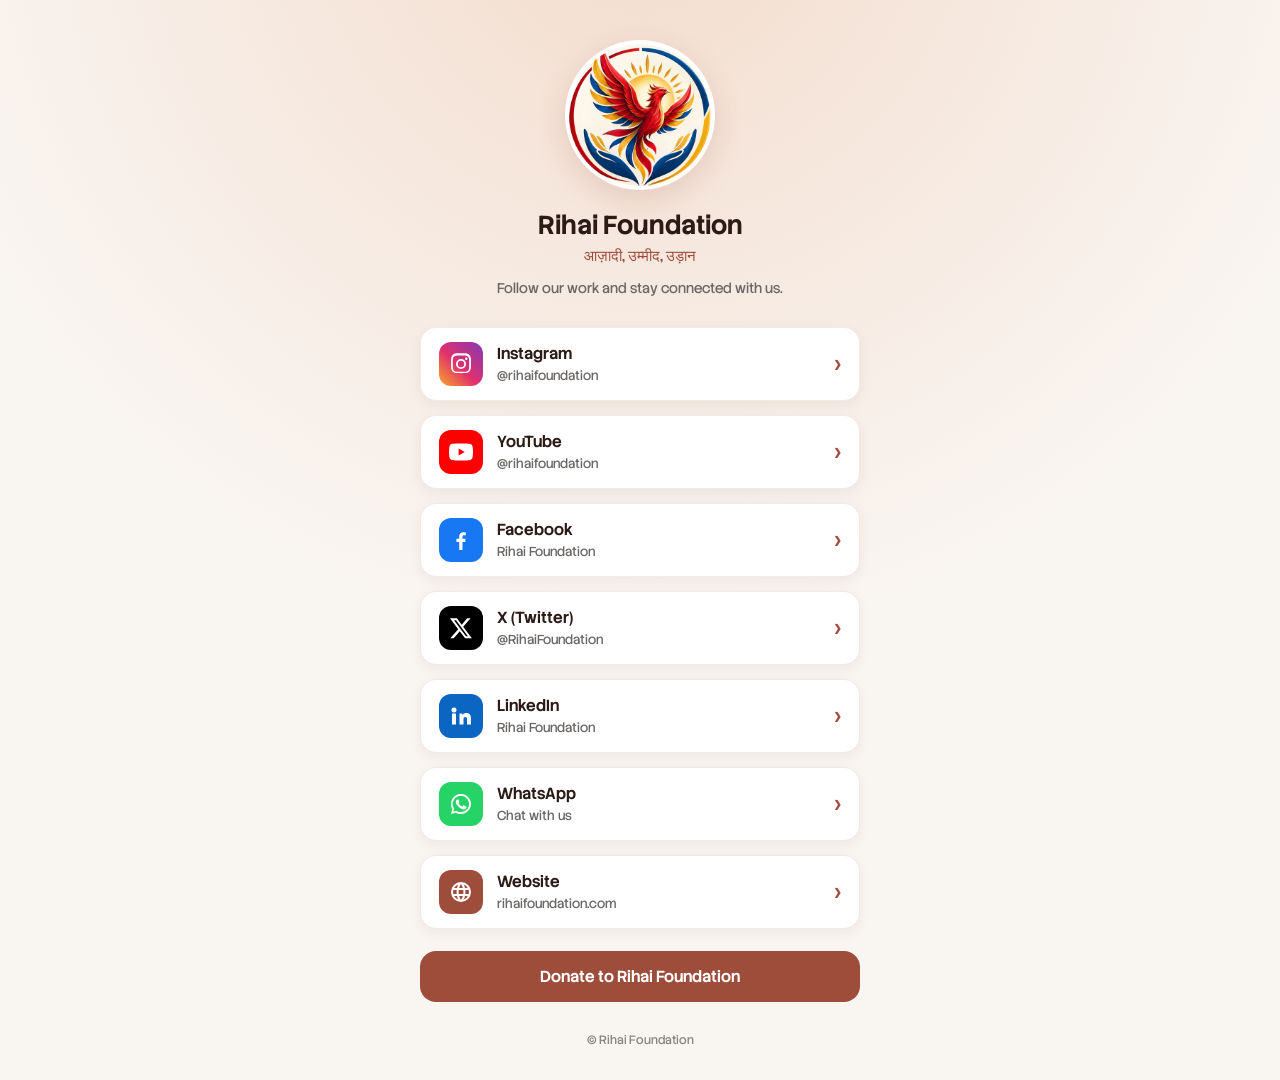
<file: links.html>
<!DOCTYPE html>
<html lang="en">
<head>
    <meta charset="utf-8">
    <meta name="viewport" content="width=device-width, initial-scale=1">
    <title>Rihai Foundation - All Our Links</title>
    <meta name="description" content="Follow Rihai Foundation on Instagram, YouTube, Facebook, X and LinkedIn, chat with us on WhatsApp, and visit our website.">
    <link rel="canonical" href="https://www.rihaifoundation.com/links">
    <link rel="shortcut icon" type="image/x-icon" href="/images/logo/favicon.ico">
    <link rel="preconnect" href="https://fonts.googleapis.com/">
    <link rel="preconnect" href="https://fonts.gstatic.com/" crossorigin>
    <link href="https://fonts.googleapis.com/css2?family=Stack+Sans+Headline:wght@300..700&display=swap" rel="stylesheet">
    <style>
        :root{
            --primary-color:#9F4D3B;
            --primary-dark:#7a3829;
            --bg-color:#F9F5F1;
            --text-color:#6A6765;
            --ink:#2b1a15;
            --font:"Stack Sans Headline", system-ui, sans-serif;
        }
        *{box-sizing:border-box;margin:0;padding:0}
        body{
            min-height:100vh;font-family:var(--font);color:var(--ink);
            background:
                radial-gradient(circle at 50% -10%, #f3dccd 0%, transparent 55%),
                var(--bg-color);
            display:flex;justify-content:center;padding:40px 20px 32px;
        }
        main{width:100%;max-width:440px;text-align:center}
        .logo{
            width:150px;height:150px;margin:0 auto 18px;border-radius:50%;
            background:#fff;overflow:hidden;padding:4px;
            box-shadow:0 10px 30px rgba(159,77,59,.18);
            display:grid;place-items:center;
        }
        .logo img{width:100%;height:100%;object-fit:contain;display:block}
        h1{font-size:26px;font-weight:700;color:var(--ink)}
        .tagline{font-size:15px;color:var(--primary-color);margin-top:4px;font-weight:500}
        .intro{color:var(--text-color);font-size:14px;margin:12px 0 28px;line-height:1.5}
        ul{list-style:none;display:flex;flex-direction:column;gap:14px}
        a.link{
            display:flex;align-items:center;gap:14px;padding:14px 18px;border-radius:16px;
            background:#fff;color:var(--ink);text-decoration:none;
            border:1px solid rgba(159,77,59,.12);
            box-shadow:0 4px 14px rgba(43,26,21,.06);
            transition:transform .15s ease, box-shadow .15s ease, border-color .15s ease;
        }
        a.link:hover,a.link:focus-visible{
            transform:translateY(-2px);border-color:var(--primary-color);
            box-shadow:0 10px 24px rgba(159,77,59,.18);outline:none;
        }
        .ic{width:44px;height:44px;border-radius:12px;display:grid;place-items:center;flex:none}
        .ic svg{width:24px;height:24px;fill:#fff}
        .txt{text-align:left;flex:1}
        .txt b{display:block;font-size:16px;font-weight:600}
        .txt small{color:var(--text-color);font-size:13px}
        .arrow{color:var(--primary-color);font-size:22px;line-height:1}
        .yt{background:#ff0000}
        .ig{background:linear-gradient(45deg,#f9a825,#e1306c 45%,#833ab4)}
        .x{background:#000}
        .web{background:var(--primary-color)}
        .fb{background:#1877f2}
        .li{background:#0a66c2}
        .wa{background:#25d366}
        a.donate{
            display:block;margin-top:22px;padding:15px 18px;border-radius:16px;
            background:var(--primary-color);color:#fff;text-decoration:none;font-weight:600;font-size:16px;
            transition:background .15s ease;
        }
        a.donate:hover,a.donate:focus-visible{background:var(--primary-dark);outline:none}
        footer{color:var(--text-color);font-size:12px;margin-top:30px;opacity:.8}
    </style>
</head>
<body>
<main>
    <div class="logo"><img src="/images/logo/logo-circle.png" alt="Rihai Foundation logo"></div>
    <h1>Rihai Foundation</h1>
    <p class="tagline">आज़ादी, उम्मीद, उड़ान</p>
    <p class="intro">Follow our work and stay connected with us.</p>

    <ul>
        <li><a class="link" href="https://www.instagram.com/rihaifoundation" target="_blank" rel="noopener">
            <span class="ic ig"><svg viewBox="0 0 24 24" aria-hidden="true"><path d="M12 7a5 5 0 1 0 0 10 5 5 0 0 0 0-10zm0 8.2a3.2 3.2 0 1 1 0-6.4 3.2 3.2 0 0 1 0 6.4zM17.3 5.5a1.2 1.2 0 1 0 0 2.4 1.2 1.2 0 0 0 0-2.4zM21.9 7.1c-.1-1.6-.4-3-1.6-4.2S17.7 1.4 16.1 1.3C14.5 1.2 9.5 1.2 7.9 1.3 6.3 1.4 4.9 1.7 3.7 2.9S2.2 5.5 2.1 7.1C2 8.7 2 13.7 2.1 15.3c.1 1.6.4 3 1.6 4.2s2.6 1.5 4.2 1.6c1.6.1 6.6.1 8.2 0 1.6-.1 3-.4 4.2-1.6s1.5-2.6 1.6-4.2c.1-1.6.1-6.6 0-8.2zm-2.1 10.4a3.3 3.3 0 0 1-1.9 1.9c-1.3.5-4.4.4-5.9.4s-4.6.1-5.9-.4a3.3 3.3 0 0 1-1.9-1.9c-.5-1.3-.4-4.4-.4-5.9s-.1-4.6.4-5.9A3.3 3.3 0 0 1 6.1 4c1.3-.5 4.4-.4 5.9-.4s4.6-.1 5.9.4a3.3 3.3 0 0 1 1.9 1.9c.5 1.3.4 4.4.4 5.9s.1 4.6-.4 5.9z"/></svg></span>
            <span class="txt"><b>Instagram</b><small>@rihaifoundation</small></span><span class="arrow">›</span></a></li>

        <li><a class="link" href="https://www.youtube.com/@rihaifoundation" target="_blank" rel="noopener">
            <span class="ic yt"><svg viewBox="0 0 24 24" aria-hidden="true"><path d="M23.5 6.2a3 3 0 0 0-2.1-2.1C19.5 3.6 12 3.6 12 3.6s-7.5 0-9.4.5A3 3 0 0 0 .5 6.2 31 31 0 0 0 0 12a31 31 0 0 0 .5 5.8 3 3 0 0 0 2.1 2.1c1.9.5 9.4.5 9.4.5s7.5 0 9.4-.5a3 3 0 0 0 2.1-2.1A31 31 0 0 0 24 12a31 31 0 0 0-.5-5.8zM9.6 15.6V8.4l6.2 3.6-6.2 3.6z"/></svg></span>
            <span class="txt"><b>YouTube</b><small>@rihaifoundation</small></span><span class="arrow">›</span></a></li>

        <li><a class="link" href="https://www.facebook.com/share/1CKNXgS6en/" target="_blank" rel="noopener">
            <span class="ic fb"><svg viewBox="0 0 24 24" aria-hidden="true"><path d="M13.5 22v-8h2.7l.4-3.2h-3.1V8.8c0-.9.3-1.5 1.6-1.5h1.7V4.4c-.3 0-1.3-.1-2.5-.1-2.5 0-4.1 1.5-4.1 4.2v2.3H7.4V14h2.8v8h3.3z"/></svg></span>
            <span class="txt"><b>Facebook</b><small>Rihai Foundation</small></span><span class="arrow">›</span></a></li>

        <li><a class="link" href="https://x.com/RihaiFoundation" target="_blank" rel="noopener">
            <span class="ic x"><svg viewBox="0 0 24 24" aria-hidden="true"><path d="M18.2 2.3h3.4l-7.4 8.4 8.7 11.5h-6.8l-5.3-7-6.1 7H1.3l7.9-9L.9 2.3h7l4.8 6.4 5.5-6.4zm-1.2 17.9h1.9L7 4.2H5l12 16z"/></svg></span>
            <span class="txt"><b>X (Twitter)</b><small>@RihaiFoundation</small></span><span class="arrow">›</span></a></li>

        <li><a class="link" href="https://www.linkedin.com/in/rihai-foundation-565082423" target="_blank" rel="noopener">
            <span class="ic li"><svg viewBox="0 0 24 24" aria-hidden="true"><path d="M4.98 3.5a2.5 2.5 0 1 1 0 5 2.5 2.5 0 0 1 0-5zM3 9.5h4v11H3v-11zm6.5 0h3.8v1.6h.1c.5-1 1.8-2 3.8-2 4 0 4.8 2.6 4.8 6v5.4h-4v-4.8c0-1.2 0-2.6-1.6-2.6s-1.9 1.3-1.9 2.5v4.9h-4v-11z"/></svg></span>
            <span class="txt"><b>LinkedIn</b><small>Rihai Foundation</small></span><span class="arrow">›</span></a></li>

        <li><a class="link" href="https://wa.me/message/P6U4AV7JMWXQK1" target="_blank" rel="noopener">
            <span class="ic wa"><svg viewBox="0 0 24 24" aria-hidden="true"><path d="M12 2a10 10 0 0 0-8.6 15.1L2 22l5-1.3A10 10 0 1 0 12 2zm0 18.2c-1.6 0-3.1-.4-4.4-1.2l-.3-.2-3 .8.8-2.9-.2-.3A8.2 8.2 0 1 1 12 20.2zm4.5-6.1c-.2-.1-1.5-.7-1.7-.8-.2-.1-.4-.1-.6.1l-.8 1c-.1.2-.3.2-.5.1a6.7 6.7 0 0 1-3.3-2.9c-.3-.4.3-.4.7-1.4.1-.2 0-.3 0-.4l-.8-1.8c-.2-.5-.4-.4-.6-.4h-.5c-.2 0-.4.1-.7.3-.2.3-.9.9-.9 2.2s.9 2.5 1 2.7c.1.2 1.8 2.8 4.5 3.9 1.7.7 2.3.8 3.2.6.5-.1 1.5-.6 1.8-1.2.2-.6.2-1.1.1-1.2l-.5-.3z"/></svg></span>
            <span class="txt"><b>WhatsApp</b><small>Chat with us</small></span><span class="arrow">›</span></a></li>

        <li><a class="link" href="/">
            <span class="ic web"><svg viewBox="0 0 24 24" aria-hidden="true"><path d="M12 2a10 10 0 1 0 0 20 10 10 0 0 0 0-20zm6.9 6h-2.9a15.7 15.7 0 0 0-1.4-3.6A8 8 0 0 1 18.9 8zM12 4c.8 1.2 1.5 2.5 1.9 4h-3.8c.4-1.5 1.1-2.8 1.9-4zM4.3 14a8.2 8.2 0 0 1 0-4h3.4a16.5 16.5 0 0 0 0 4H4.3zm.8 2h2.9c.3 1.3.8 2.5 1.4 3.6A8 8 0 0 1 5.1 16zM8 8H5.1a8 8 0 0 1 4.3-3.6C8.8 5.5 8.3 6.7 8 8zm4 12c-.8-1.2-1.5-2.5-1.9-4h3.8c-.4 1.5-1.1 2.8-1.9 4zm2.3-6H9.7a14.7 14.7 0 0 1 0-4h4.6a14.7 14.7 0 0 1 0 4zm.3 5.6c.6-1.1 1.1-2.3 1.4-3.6h2.9a8 8 0 0 1-4.3 3.6zm1.7-5.6a16.5 16.5 0 0 0 0-4h3.4a8.2 8.2 0 0 1 0 4h-3.4z"/></svg></span>
            <span class="txt"><b>Website</b><small>rihaifoundation.com</small></span><span class="arrow">›</span></a></li>
    </ul>

    <a class="donate" href="/donate">Donate to Rihai Foundation</a>

    <footer>© Rihai Foundation</footer>
</main>
</body>
</html>
</file>
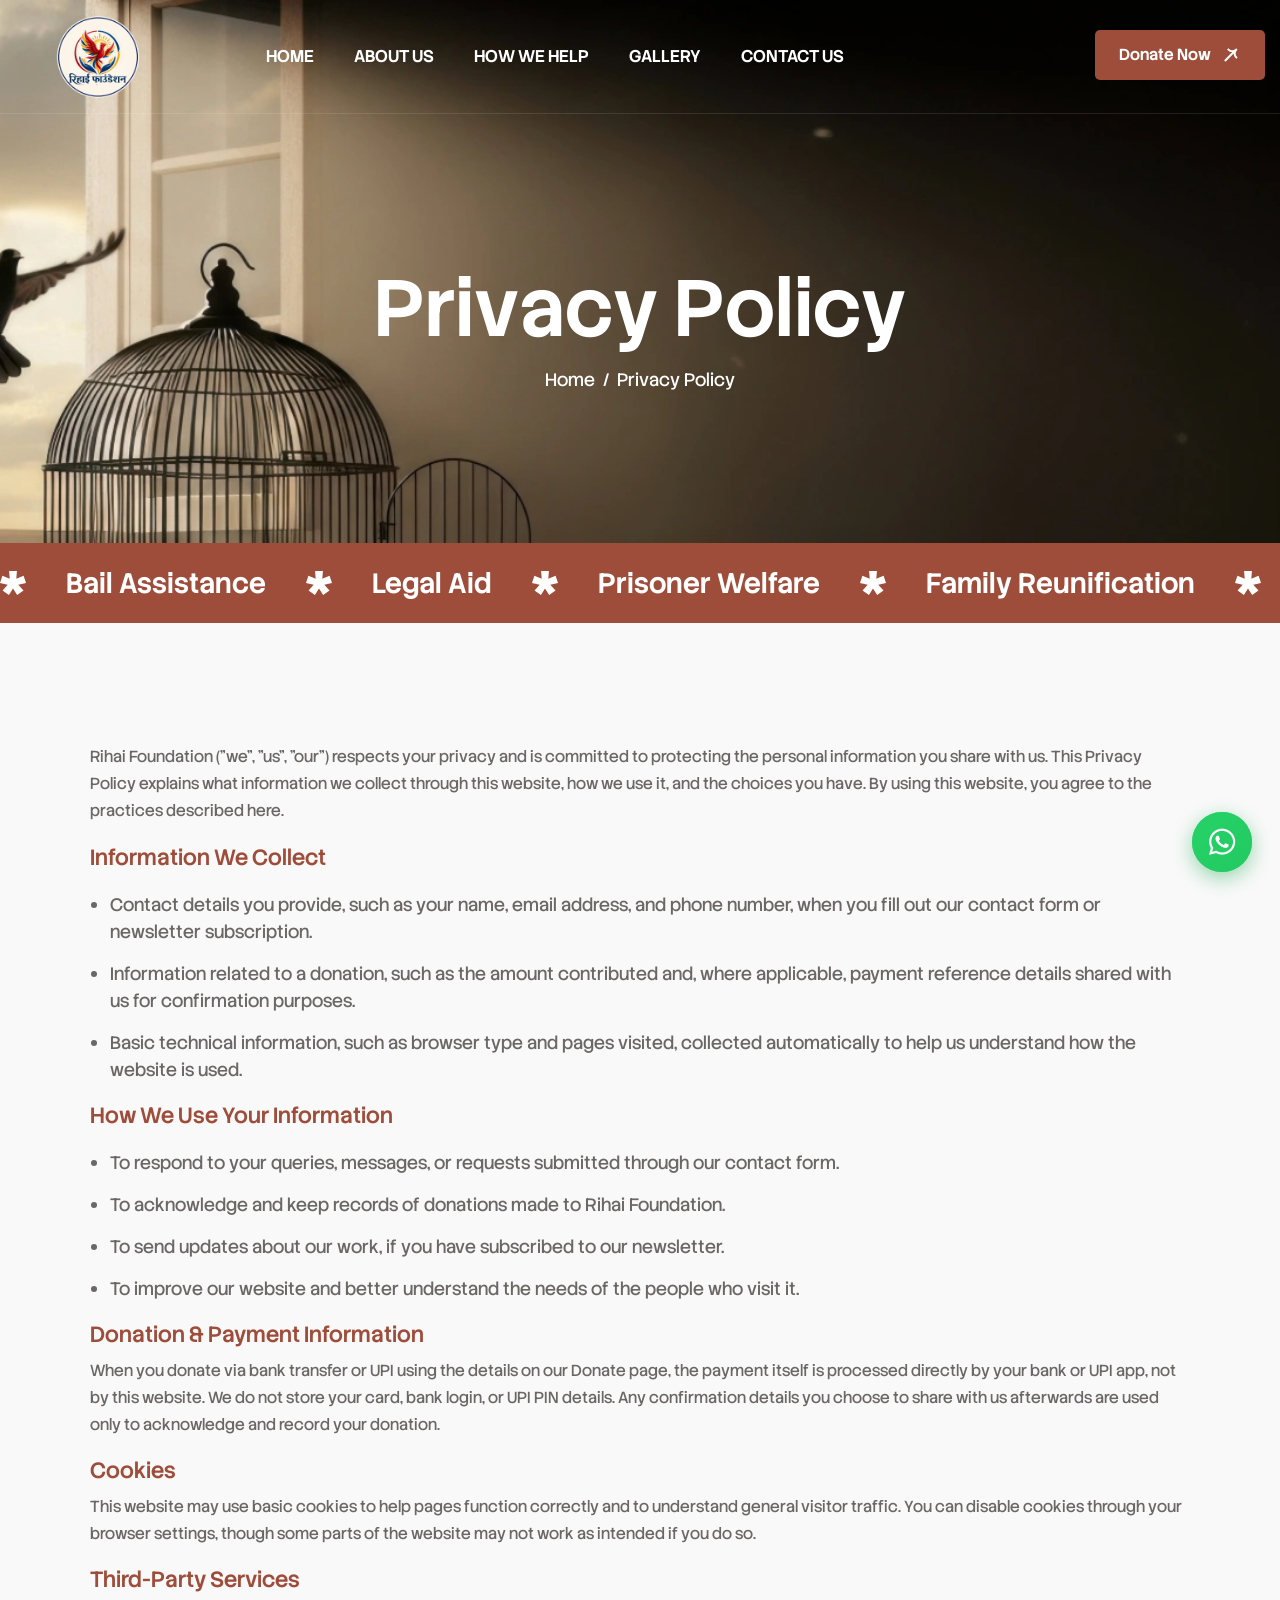
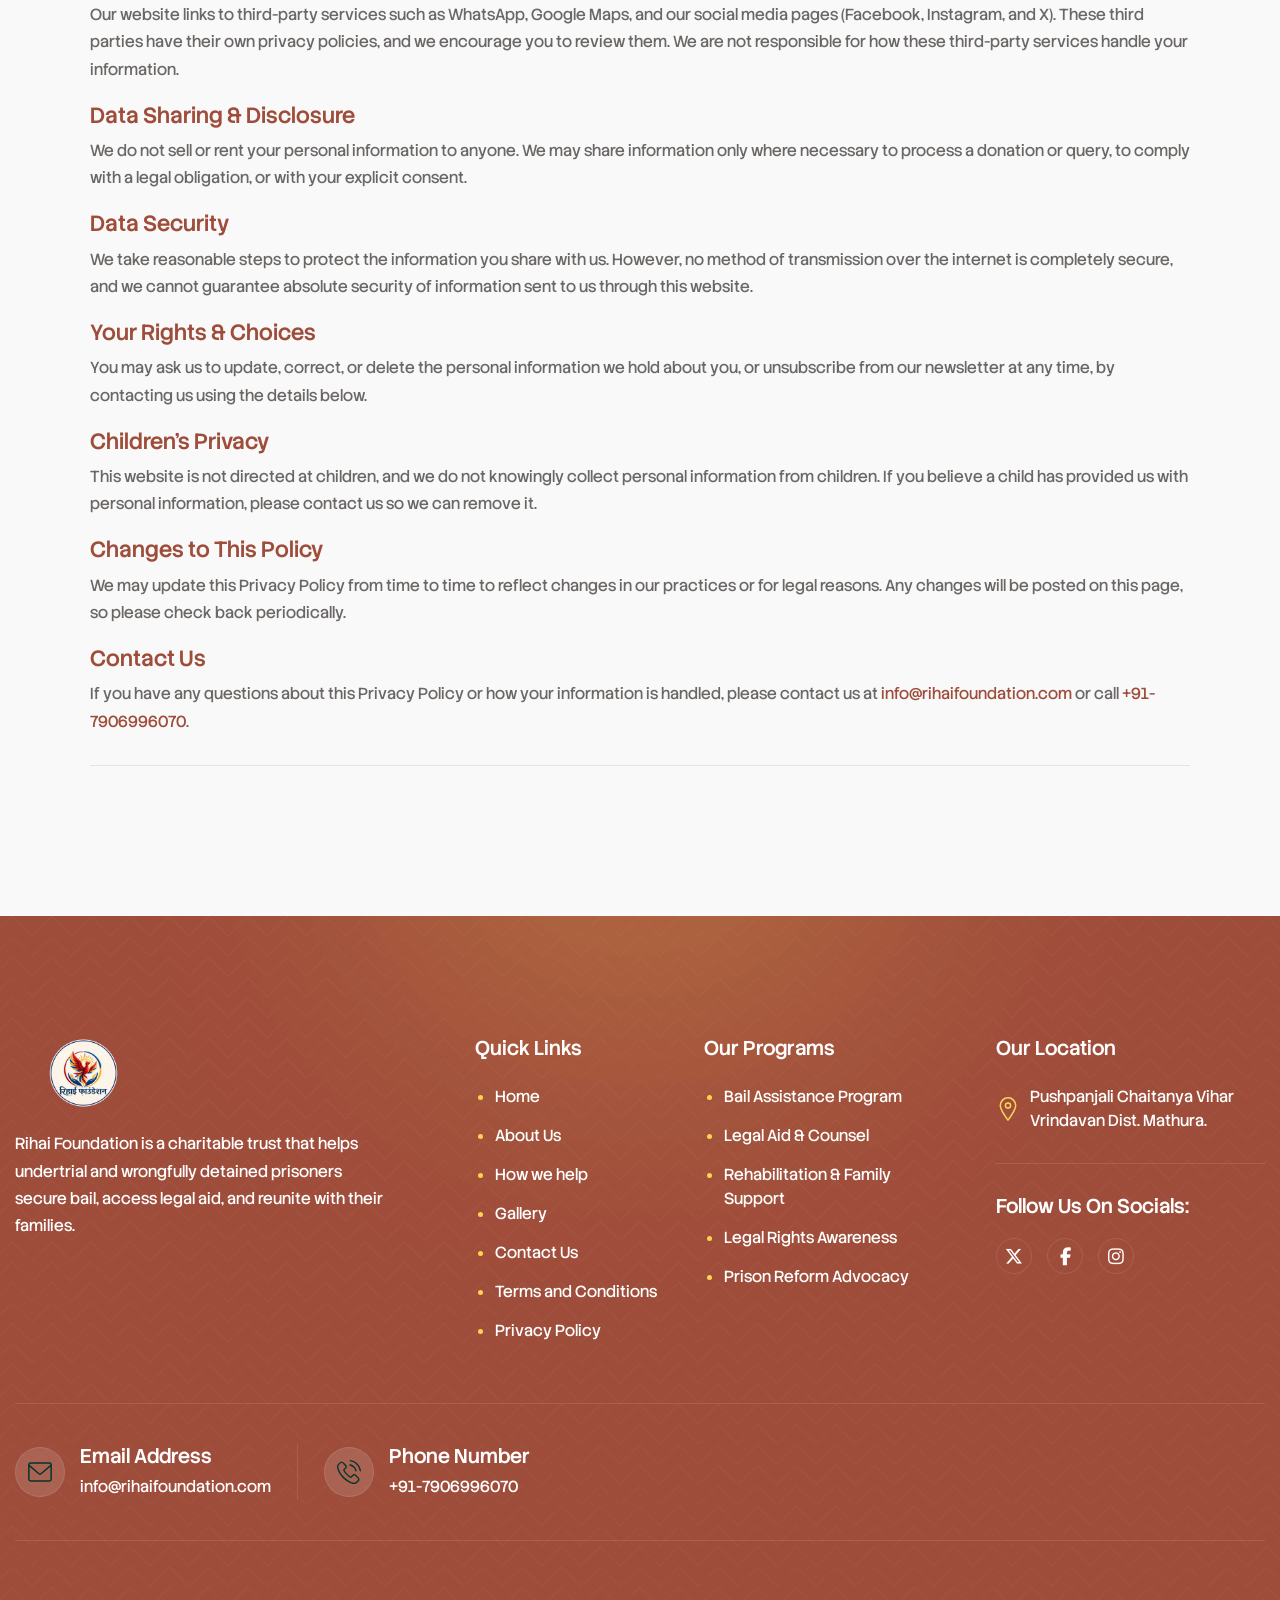
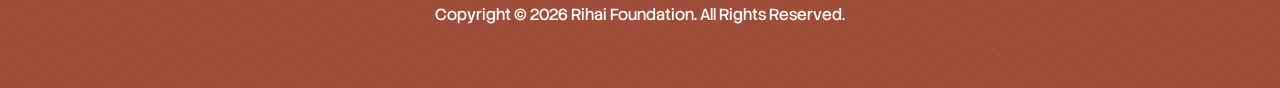
<file: privacy-policy.html>
<!DOCTYPE html>
<html lang="en">
<head>
	<!-- Meta -->
	<meta charset="utf-8">
	<meta http-equiv="X-UA-Compatible" content="IE=edge">
	<meta name="viewport" content="width=device-width, initial-scale=1.0, maximum-scale=1">
	<meta name="description" content="Rihai Foundation is a charitable trust that helps undertrial and wrongfully detained prisoners secure bail, access legal aid, and reunite with their families.">
	<meta name="keywords" content="Rihai Foundation, bail assistance, undertrial prisoners, prisoner rights, legal aid, charitable trust, NGO, jail reform, prisoner welfare">
	<meta name="author" content="Rihai Foundation">
	<!-- Page Title -->
    <title>Privacy Policy | Rihai Foundation - Bail Assistance & Justice for Undertrial Prisoners</title>
	<!-- Canonical & Open Graph -->
	<link rel="canonical" href="https://www.rihaifoundation.com/privacy-policy">
	<meta property="og:url" content="https://www.rihaifoundation.com/privacy-policy">
	<meta property="og:type" content="website">
	<meta property="og:site_name" content="Rihai Foundation">

	<!-- Favicon Icon -->
	<link rel="shortcut icon" type="image/x-icon" href="images/logo/favicon.ico">
    <!-- Google Fonts Css-->
    <link rel="preconnect" href="https://fonts.googleapis.com/">
    <link rel="preconnect" href="https://fonts.gstatic.com/" crossorigin>
    <link href="https://fonts.googleapis.com/css2?family=Stack+Sans+Headline:wght@200..700&amp;display=swap" rel="stylesheet">
	<!-- Bootstrap Css -->
	<link href="css/bootstrap.min.css" rel="stylesheet" media="screen">
	<!-- SlickNav Css -->
	<link href="css/slicknav.min.css" rel="stylesheet">
	<!-- Swiper Css -->
	<link rel="stylesheet" href="css/swiper-bundle.min.css">
	<!-- Font Awesome Icon Css-->
	<link href="css/all.min.css" rel="stylesheet" media="screen">
	<!-- Animated Css -->
	<link href="css/animate.css" rel="stylesheet">
    <!-- Magnific Popup Core Css File -->
	<link rel="stylesheet" href="css/magnific-popup.css">
	<!-- Mouse Cursor Css File -->
	<link rel="stylesheet" href="css/mousecursor.css">
	<!-- Main Custom Css -->
	<link href="css/custom.css?v=2.1" rel="stylesheet" media="screen">
    <!-- High-Contrast Hover Styles -->
    <style>
        .main-menu ul li a:hover, .main-menu ul li a:focus, header.main-header .header-sticky.active .main-menu ul li a:hover { color: #FFD54F !important; }
        .footer-contact-item-content p a { color: #ffffff !important; }
        .footer-contact-item-content p a:hover, .footer-contact-item:hover .footer-contact-item-content p a { color: #FFD54F !important; text-decoration: underline !important; }
        .footer-contact-item:hover .footer-contact-item-content h3 { color: #FFD54F !important; }
        .footer-links ul li a:hover { color: #FFD54F !important; text-decoration: underline !important; }
        .footer-links ul li::marker { color: #FFD54F !important; }
        .footer-social-links ul li a:hover { background-color: #ffffff !important; border-color: #ffffff !important; }
        .footer-social-links ul li a:hover i { color: #9F4D3B !important; }
        .contact-info-content ul li a:hover, .contact-info-item:hover .contact-info-content ul li a { color: #111111 !important; text-decoration: underline !important; }
        .why-choose-contact-content p a:hover, .why-choose-contact-box:hover .why-choose-contact-content p a { color: #111111 !important; text-decoration: underline !important; }
    </style>
</head>
<body>

    

    <!-- Header Start -->
	<header class="main-header">
		<div class="header-sticky">
			<nav class="navbar navbar-expand-lg">
				<div class="container">
					<!-- Logo Start -->
					<a class="navbar-brand" href="index.html">
						<img src="images/logo/logo.png" alt="Rihai Foundation" class="logo">
					</a>
					<!-- Logo End -->

                    <!-- Main Menu Start -->
                    <div class="collapse navbar-collapse main-menu">
                        <div class="nav-menu-wrapper">
                            <ul class="navbar-nav mr-auto" id="menu">
                                <li class="nav-item"><a class="nav-link" href="index.html">Home</a></li>
                                <li class="nav-item"><a class="nav-link" href="about.html">About Us</a></li>
                                <li class="nav-item"><a class="nav-link" href="how-we-help.html">How We Help</a></li>
                                <li class="nav-item"><a class="nav-link" href="gallery.html">Gallery</a></li>
                                <li class="nav-item"><a class="nav-link" href="contact.html">Contact Us</a></li>
                                <li class="nav-item d-lg-none"><a class="nav-link" href="donate.html">Donate Now</a></li>
                            </ul>
                        </div>

                        <!-- Header Btn Start -->
                        <div class="header-btn">
                            <a href="donate.html" class="btn-default btn-highlighted">Donate Now</a>
                        </div>
                        <!-- Header Btn End -->
                    </div>
					<!-- Main Menu End -->
					<div class="navbar-toggle"></div>
				</div>
			</nav>
			<div class="responsive-menu"></div>
		</div>
	</header>
	<!-- Header End -->


<style>
    .post-entry h2 {
    font-size: 22px !important;
}
</style>
    <!-- Page Header Section Start -->
    <div class="page-header dark-section parallaxie">
        <div class="container">
            <div class="row">
                <div class="col-lg-12">
                    <!-- Page Header Box Start -->
                    <div class="page-header-box">
                        <h1 class="text-anime-style-3" data-cursor="-opaque">Privacy Policy</h1>
                        <nav class="wow fadeInUp">
                            <ol class="breadcrumb">
                                <li class="breadcrumb-item"><a href="index.html">home</a></li>
                                <li class="breadcrumb-item active" aria-current="page">Privacy Policy</li>
                            </ol>
                        </nav>
                    </div>
                    <!-- Page Header Box End -->
                </div>
            </div>
        </div>
    </div>
    <!-- Page Header Section End -->

    <!-- Scrolling Ticker Section Start -->
    <div class="our-scrolling-ticker">
        <!-- Scrolling Ticker Box Start -->
        <div class="scrolling-ticker-box">
            <!-- Scrolling Content Start -->
            <div class="scrolling-content">
                <span><img src="images/icon-asterisk.svg" alt="">Bail Assistance</span>
                <span><img src="images/icon-asterisk.svg" alt="">Legal Aid</span>
                <span><img src="images/icon-asterisk.svg" alt="">Prisoner Welfare</span>
                <span><img src="images/icon-asterisk.svg" alt="">Family Reunification</span>
                <span><img src="images/icon-asterisk.svg" alt="">Bail Assistance</span>
                <span><img src="images/icon-asterisk.svg" alt="">Legal Aid</span>
                <span><img src="images/icon-asterisk.svg" alt="">Prisoner Welfare</span>
                <span><img src="images/icon-asterisk.svg" alt="">Family Reunification</span>
            </div>
            <!-- Scrolling Content End -->

            <!-- Scrolling Content Start -->
            <div class="scrolling-content">
                <span><img src="images/icon-asterisk.svg" alt="">Bail Assistance</span>
                <span><img src="images/icon-asterisk.svg" alt="">Legal Aid</span>
                <span><img src="images/icon-asterisk.svg" alt="">Prisoner Welfare</span>
                <span><img src="images/icon-asterisk.svg" alt="">Family Reunification</span>
                <span><img src="images/icon-asterisk.svg" alt="">Bail Assistance</span>
                <span><img src="images/icon-asterisk.svg" alt="">Legal Aid</span>
                <span><img src="images/icon-asterisk.svg" alt="">Prisoner Welfare</span>
                <span><img src="images/icon-asterisk.svg" alt="">Family Reunification</span>
            </div>
            <!-- Scrolling Content End -->
        </div>
        <!-- Scrolling Ticker Box End -->
    </div>
    <!-- Scrolling Ticker Section End -->

    <!-- Privacy Policy Start -->
    <div class="page-single-post">
        <div class="container">
            <div class="row">
                <div class="col-lg-12">
                    <!-- Post Single Content Start -->
                    <div class="post-content">
                        <!-- Post Entry Start -->
                        <div class="post-entry">
                            <p class="wow fadeInUp">Rihai Foundation ("we", "us", "our") respects your privacy and is committed to protecting the personal information you share with us. This Privacy Policy explains what information we collect through this website, how we use it, and the choices you have. By using this website, you agree to the practices described here.</p>

                            <h2 class="wow fadeInUp" data-wow-delay="0.2s">Information We Collect</h2>
                            <ul class="wow fadeInUp" data-wow-delay="0.3s">
                                <li>Contact details you provide, such as your name, email address, and phone number, when you fill out our contact form or newsletter subscription.</li>
                                <li>Information related to a donation, such as the amount contributed and, where applicable, payment reference details shared with us for confirmation purposes.</li>
                                <li>Basic technical information, such as browser type and pages visited, collected automatically to help us understand how the website is used.</li>
                            </ul>

                            <h2 class="wow fadeInUp" data-wow-delay="0.4s">How We Use Your Information</h2>
                            <ul class="wow fadeInUp" data-wow-delay="0.5s">
                                <li>To respond to your queries, messages, or requests submitted through our contact form.</li>
                                <li>To acknowledge and keep records of donations made to Rihai Foundation.</li>
                                <li>To send updates about our work, if you have subscribed to our newsletter.</li>
                                <li>To improve our website and better understand the needs of the people who visit it.</li>
                            </ul>

                            <h2 class="wow fadeInUp" data-wow-delay="0.6s">Donation & Payment Information</h2>
                            <p class="wow fadeInUp" data-wow-delay="0.7s">When you donate via bank transfer or UPI using the details on our Donate page, the payment itself is processed directly by your bank or UPI app, not by this website. We do not store your card, bank login, or UPI PIN details. Any confirmation details you choose to share with us afterwards are used only to acknowledge and record your donation.</p>

                            <h2 class="wow fadeInUp" data-wow-delay="0.8s">Cookies</h2>
                            <p class="wow fadeInUp" data-wow-delay="0.9s">This website may use basic cookies to help pages function correctly and to understand general visitor traffic. You can disable cookies through your browser settings, though some parts of the website may not work as intended if you do so.</p>

                            <h2 class="wow fadeInUp" data-wow-delay="1s">Third-Party Services</h2>
                            <p class="wow fadeInUp" data-wow-delay="1.1s">Our website links to third-party services such as WhatsApp, Google Maps, and our social media pages (Facebook, Instagram, and X). These third parties have their own privacy policies, and we encourage you to review them. We are not responsible for how these third-party services handle your information.</p>

                            <h2 class="wow fadeInUp" data-wow-delay="1.2s">Data Sharing & Disclosure</h2>
                            <p class="wow fadeInUp" data-wow-delay="1.3s">We do not sell or rent your personal information to anyone. We may share information only where necessary to process a donation or query, to comply with a legal obligation, or with your explicit consent.</p>

                            <h2 class="wow fadeInUp" data-wow-delay="1.4s">Data Security</h2>
                            <p class="wow fadeInUp" data-wow-delay="1.5s">We take reasonable steps to protect the information you share with us. However, no method of transmission over the internet is completely secure, and we cannot guarantee absolute security of information sent to us through this website.</p>

                            <h2 class="wow fadeInUp" data-wow-delay="1.6s">Your Rights & Choices</h2>
                            <p class="wow fadeInUp" data-wow-delay="1.7s">You may ask us to update, correct, or delete the personal information we hold about you, or unsubscribe from our newsletter at any time, by contacting us using the details below.</p>

                            <h2 class="wow fadeInUp" data-wow-delay="1.8s">Children's Privacy</h2>
                            <p class="wow fadeInUp" data-wow-delay="1.9s">This website is not directed at children, and we do not knowingly collect personal information from children. If you believe a child has provided us with personal information, please contact us so we can remove it.</p>

                            <h2 class="wow fadeInUp" data-wow-delay="2s">Changes to This Policy</h2>
                            <p class="wow fadeInUp" data-wow-delay="2.1s">We may update this Privacy Policy from time to time to reflect changes in our practices or for legal reasons. Any changes will be posted on this page, so please check back periodically.</p>

                            <h2 class="wow fadeInUp" data-wow-delay="2.2s">Contact Us</h2>
                            <p class="wow fadeInUp" data-wow-delay="2.3s">If you have any questions about this Privacy Policy or how your information is handled, please contact us at <a href="mailto:info@rihaifoundation.com">info@rihaifoundation.com</a> or call <a href="tel:+917906996070">+91-7906996070</a>.</p>
                        </div>
                        <!-- Post Entry End -->
                    </div>
                    <!-- Post Single Content End -->
                </div>
            </div>
        </div>
    </div>
    <!-- Privacy Policy End -->

    

    <!-- Main Footer Start -->
    <footer class="main-footer dark-section">
        <div class="container">
            <div class="row">
                <div class="col-xl-4">
                    <!-- About Footer Start -->
                    <div class="about-footer">
                        <div class="footer-logo">
                            <img src="images/logo/logo.png" alt="">
                        </div>
                        <div class="about-footer-content">
                            <p>Rihai Foundation is a charitable trust that helps undertrial and wrongfully detained prisoners secure bail, access legal aid, and reunite with their families.</p>
                        </div>
                    </div>
                    <!-- About Footer End -->
                </div>

                <div class="col-xl-8">
                    <!-- Footer Links Box Start -->
                    <div class="footer-links-box">
                        <!-- Footer Links Start -->
                        <div class="footer-links">
                            <h2>Quick Links</h2>
                            <ul>
                                <li><a href="index.html">Home</a></li>
                                <li><a href="about.html">About Us</a></li>
                                <li><a href="how-we-help.html">How we help</a></li>
                                <li><a href="gallery.html">Gallery</a></li>
                                <li><a href="contact.html">Contact Us</a></li>
                                <li><a href="terms-and-conditions.html">Terms and Conditions</a></li>
                                <li><a href="privacy-policy.html">Privacy Policy</a></li>
                            </ul>
                        </div>
                        <!-- Footer Links End -->

                        <!-- Footer Links Start -->
                        <div class="footer-links">
                            <h2>Our Programs</h2>
                            <ul>
                                <li><a href="how-we-help.html">Bail Assistance Program</a></li>
                                <li><a href="how-we-help.html">Legal Aid & Counsel</a></li>
                                <li><a href="how-we-help.html">Rehabilitation & Family Support</a></li>
                                <li><a href="how-we-help.html">Legal Rights Awareness</a></li>
                                <li><a href="how-we-help.html">Prison Reform Advocacy</a></li>
                            </ul>
                        </div>
                        <!-- Footer Links End -->

                        <!-- Footer Links Start -->
                        <div class="footer-links footer-location-info">
                            <h2>Our Location</h2>
                            <ul>
                                <li><img src="images/icon-location-accent.svg" alt="">Pushpanjali Chaitanya Vihar Vrindavan Dist. Mathura.</li>
                            </ul>

                            <!-- Footer Social Link Start -->
                            <div class="footer-social-links">
                                <h3>Follow Us On Socials:</h3>
                                <ul>

                                    <li><a href="https://x.com/RihaiFoundation" target="_blank"><i class="fa-brands fa-x-twitter"></i></a></li>
                                    <li><a href="https://www.facebook.com/people/Rihai-Foundation/61592221250420/?rdid=RSYYLqAkDc4kMSQF" target="_blank"><i class="fa-brands fa-facebook-f"></i></a></li>
                                    <li><a href="https://www.instagram.com/rihaifoundation" target="_blank"><i class="fa-brands fa-instagram"></i></a></li>
                                </ul>
                            </div>
                            <!-- Footer Social Link End -->
                        </div>
                        <!-- Footer Links End -->
                    </div>
                    <!-- Footer Links Box End -->
                </div>

                <div class="col-lg-12">
                    <!-- Footer Body Start -->
                    <div class="footer-body">
                        <!-- Footer Contact Items List Start -->
                        <div class="footer-contact-items-list">
                            <!-- Footer Contact Item Start -->
                            <div class="footer-contact-item">
                                <div class="icon-box">
                                    <img src="images/icon-mail-primary.svg" alt="">
                                </div>
                                <div class="footer-contact-item-content">
                                    <h3>Email Address</h3>
                                    <p><a href="mailto:info@rihaifoundation.com">info@rihaifoundation.com</a></p>
                                </div>
                            </div>
                            <!-- Footer Contact Item End -->

                            <!-- Footer Contact Item Start -->
                            <div class="footer-contact-item">
                                <div class="icon-box">
                                    <img src="images/icon-phone-primary.svg" alt="">
                                </div>
                                <div class="footer-contact-item-content">
                                    <h3>Phone Number</h3>
                                    <p><a href="tel:+917906996070">+91-7906996070</a></p>
                                </div>
                            </div>
                            <!-- Footer Contact Item End -->
                        </div>
                        <!-- Footer Contact Items List End -->
                    </div>
                    <!-- Footer Body End -->
                </div>

                <div class="col-lg-12">
                    <!-- Footer Copyright Text Start -->
                    <div class="footer-copyright-text">
                        <p>Copyright &copy; 2026 Rihai Foundation. All Rights Reserved.</p>
                    </div>
                    <!-- Footer Copyright Text End -->
                </div>
            </div>
        </div>
    </footer>
    <!-- Main Footer End -->

    <!-- Floating WhatsApp Button Start -->
    <div class="floating-whatsapp">
        <span class="floating-whatsapp-tooltip">Chat with us on WhatsApp</span>
        <a href="https://wa.me/917906996070?text=Hello%20Rihai%20Foundation%2C%20I%20would%20like%20to%20know%20more." class="floating-whatsapp-btn" target="_blank" rel="noopener" aria-label="Chat with us on WhatsApp">
            <i class="fa-brands fa-whatsapp"></i>
        </a>
    </div>
    <!-- Floating WhatsApp Button End -->

    <!-- Jquery Library File -->
    <script src="js/jquery-3.7.1.min.js"></script>
    <!-- Bootstrap js file -->
    <script src="js/bootstrap.min.js"></script>
    <!-- Validator js file -->
    <script src="js/validator.min.js"></script>
    <!-- SlickNav js file -->
    <script src="js/jquery.slicknav.js"></script>
    <!-- Swiper js file -->
    <script src="js/swiper-bundle.min.js"></script>
    <!-- Counter js file -->
    <script src="js/jquery.waypoints.min.js"></script>
    <script src="js/jquery.counterup.min.js"></script>
    <!-- Magnific js file -->
    <script src="js/jquery.magnific-popup.min.js"></script>
    <!-- Parallax js -->
    <script src="js/parallaxie.js"></script>
    <!-- MagicCursor js file -->
    <script src="js/gsap.min.js"></script>
    <script src="js/magiccursor.js"></script>
    <!-- Text Effect js file -->
    <script src="js/SplitText.min.js"></script>
    <script src="js/ScrollTrigger.min.js"></script>
    <!-- Wow js file -->
    <script src="js/wow.min.js"></script>
    <!-- Main Custom js file -->
    <script src="js/function.js"></script>
</body>
</html>
</file>
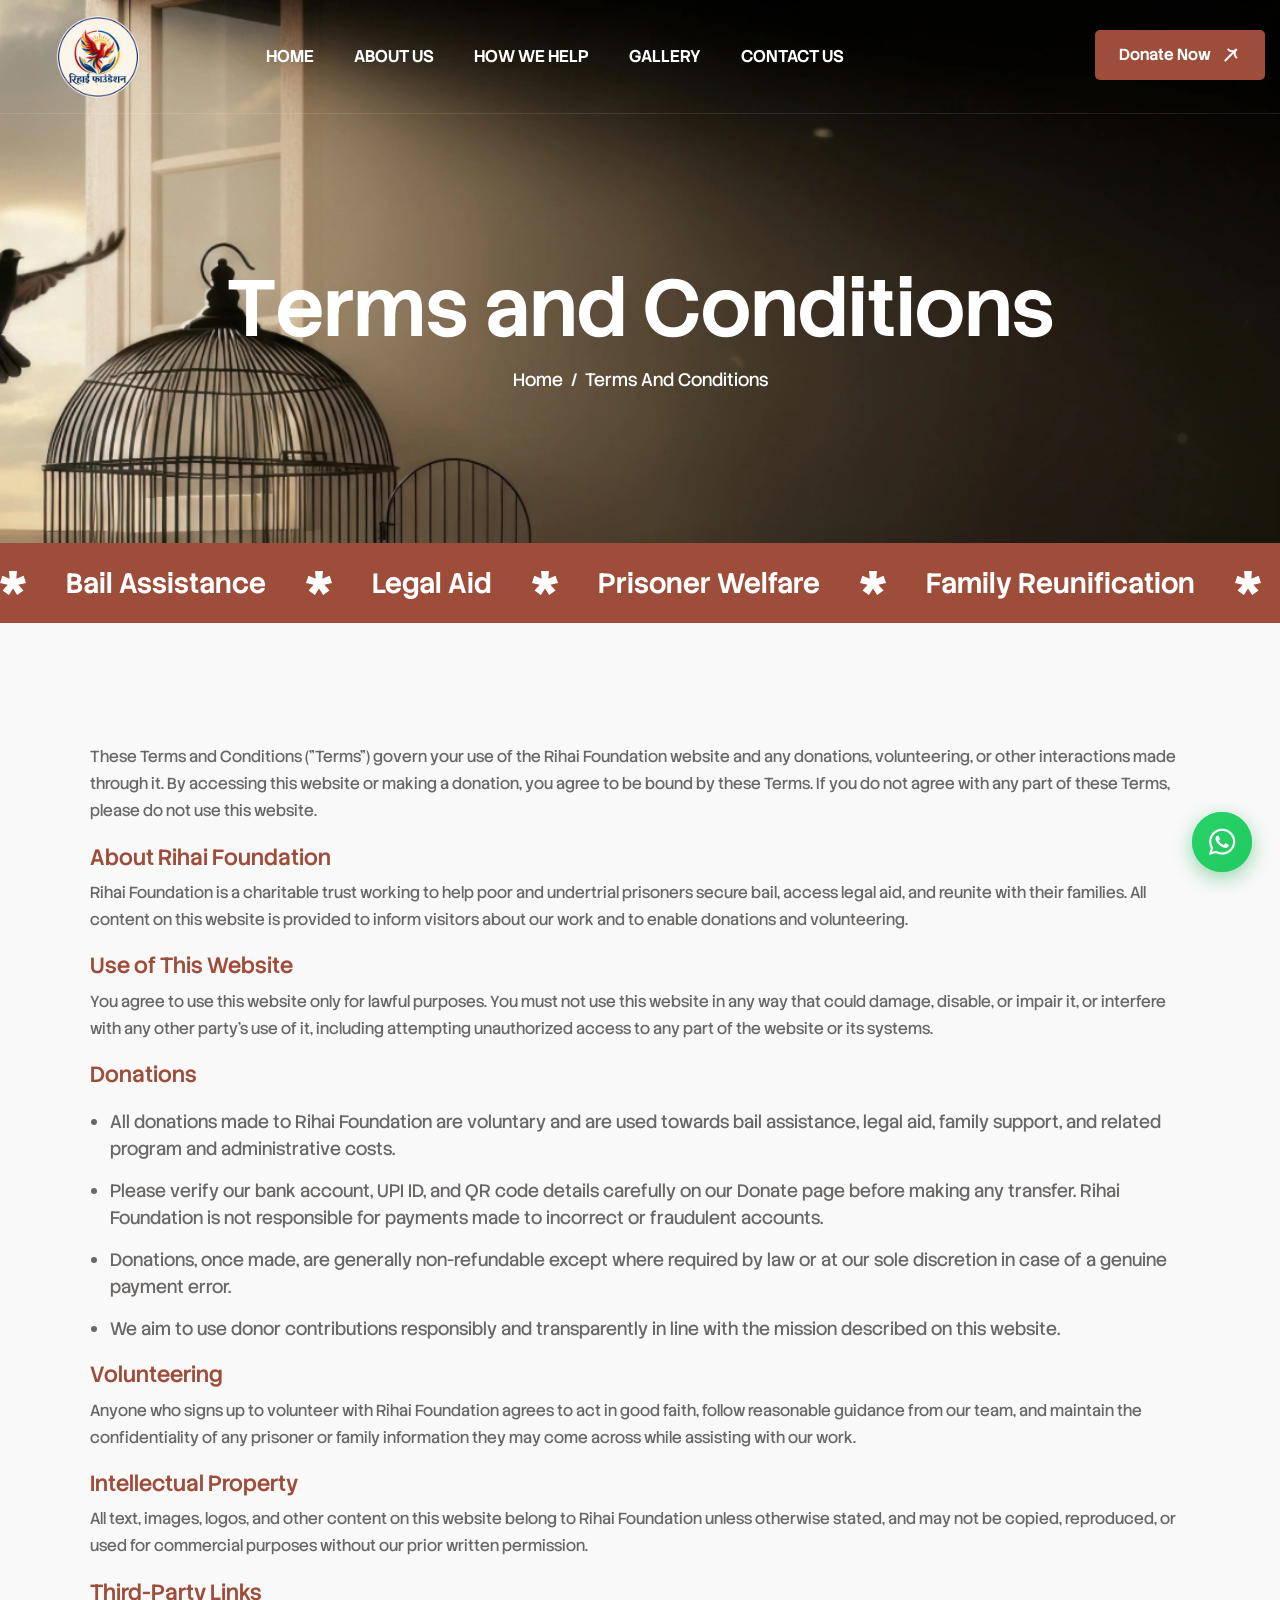
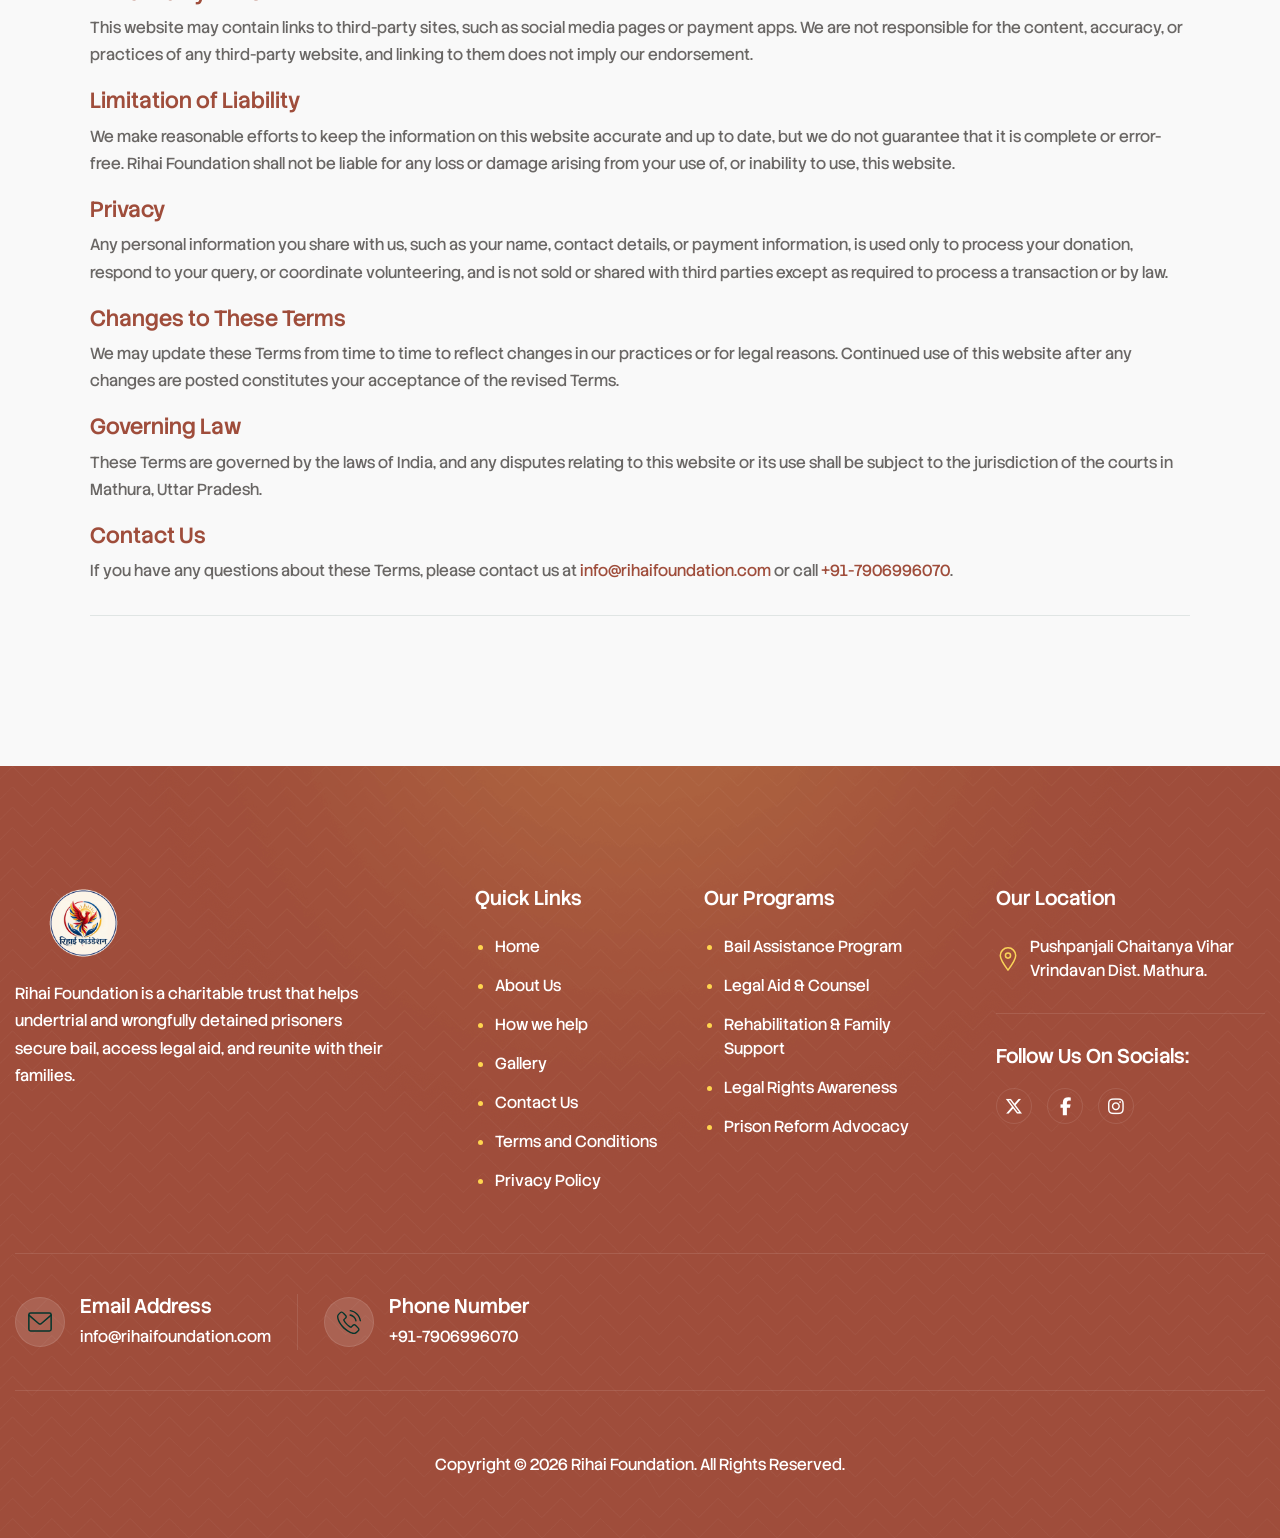
<file: terms-and-conditions.html>
<!DOCTYPE html>
<html lang="en">
<head>
	<!-- Meta -->
	<meta charset="utf-8">
	<meta http-equiv="X-UA-Compatible" content="IE=edge">
	<meta name="viewport" content="width=device-width, initial-scale=1.0, maximum-scale=1">
	<meta name="description" content="Rihai Foundation is a charitable trust that helps undertrial and wrongfully detained prisoners secure bail, access legal aid, and reunite with their families.">
	<meta name="keywords" content="Rihai Foundation, bail assistance, undertrial prisoners, prisoner rights, legal aid, charitable trust, NGO, jail reform, prisoner welfare">
	<meta name="author" content="Rihai Foundation">
	<!-- Page Title -->
    <title>Terms and Conditions | Rihai Foundation - Bail Assistance & Justice for Undertrial Prisoners</title>
	<!-- Canonical & Open Graph -->
	<link rel="canonical" href="https://www.rihaifoundation.com/terms-and-conditions">
	<meta property="og:url" content="https://www.rihaifoundation.com/terms-and-conditions">
	<meta property="og:type" content="website">
	<meta property="og:site_name" content="Rihai Foundation">

	<!-- Favicon Icon -->
	<link rel="shortcut icon" type="image/x-icon" href="images/logo/favicon.ico">
    <!-- Google Fonts Css-->
    <link rel="preconnect" href="https://fonts.googleapis.com/">
    <link rel="preconnect" href="https://fonts.gstatic.com/" crossorigin>
    <link href="https://fonts.googleapis.com/css2?family=Stack+Sans+Headline:wght@200..700&amp;display=swap" rel="stylesheet">
	<!-- Bootstrap Css -->
	<link href="css/bootstrap.min.css" rel="stylesheet" media="screen">
	<!-- SlickNav Css -->
	<link href="css/slicknav.min.css" rel="stylesheet">
	<!-- Swiper Css -->
	<link rel="stylesheet" href="css/swiper-bundle.min.css">
	<!-- Font Awesome Icon Css-->
	<link href="css/all.min.css" rel="stylesheet" media="screen">
	<!-- Animated Css -->
	<link href="css/animate.css" rel="stylesheet">
    <!-- Magnific Popup Core Css File -->
	<link rel="stylesheet" href="css/magnific-popup.css">
	<!-- Mouse Cursor Css File -->
	<link rel="stylesheet" href="css/mousecursor.css">
	<!-- Main Custom Css -->
	<link href="css/custom.css?v=2.1" rel="stylesheet" media="screen">
    <!-- High-Contrast Hover Styles -->
    <style>
        .main-menu ul li a:hover, .main-menu ul li a:focus, header.main-header .header-sticky.active .main-menu ul li a:hover { color: #FFD54F !important; }
        .footer-contact-item-content p a { color: #ffffff !important; }
        .footer-contact-item-content p a:hover, .footer-contact-item:hover .footer-contact-item-content p a { color: #FFD54F !important; text-decoration: underline !important; }
        .footer-contact-item:hover .footer-contact-item-content h3 { color: #FFD54F !important; }
        .footer-links ul li a:hover { color: #FFD54F !important; text-decoration: underline !important; }
        .footer-links ul li::marker { color: #FFD54F !important; }
        .footer-social-links ul li a:hover { background-color: #ffffff !important; border-color: #ffffff !important; }
        .footer-social-links ul li a:hover i { color: #9F4D3B !important; }
        .contact-info-content ul li a:hover, .contact-info-item:hover .contact-info-content ul li a { color: #111111 !important; text-decoration: underline !important; }
        .why-choose-contact-content p a:hover, .why-choose-contact-box:hover .why-choose-contact-content p a { color: #111111 !important; text-decoration: underline !important; }
    </style>
</head>
<body>

    

    <!-- Header Start -->
	<header class="main-header">
		<div class="header-sticky">
			<nav class="navbar navbar-expand-lg">
				<div class="container">
					<!-- Logo Start -->
					<a class="navbar-brand" href="index.html">
						<img src="images/logo/logo.png" alt="Rihai Foundation" class="logo">
					</a>
					<!-- Logo End -->

                    <!-- Main Menu Start -->
                    <div class="collapse navbar-collapse main-menu">
                        <div class="nav-menu-wrapper">
                            <ul class="navbar-nav mr-auto" id="menu">
                                <li class="nav-item"><a class="nav-link" href="index.html">Home</a></li>
                                <li class="nav-item"><a class="nav-link" href="about.html">About Us</a></li>
                                <li class="nav-item"><a class="nav-link" href="how-we-help.html">How We Help</a></li>
                                <li class="nav-item"><a class="nav-link" href="gallery.html">Gallery</a></li>
                                <li class="nav-item"><a class="nav-link" href="contact.html">Contact Us</a></li>
                                <li class="nav-item d-lg-none"><a class="nav-link" href="donate.html">Donate Now</a></li>
                            </ul>
                        </div>

                        <!-- Header Btn Start -->
                        <div class="header-btn">
                            <a href="donate.html" class="btn-default btn-highlighted">Donate Now</a>
                        </div>
                        <!-- Header Btn End -->
                    </div>
					<!-- Main Menu End -->
					<div class="navbar-toggle"></div>
				</div>
			</nav>
			<div class="responsive-menu"></div>
		</div>
	</header>
	<!-- Header End -->


<style>
    .post-entry h2 {
    font-size: 22px !important;
}
</style>
    <!-- Page Header Section Start -->
    <div class="page-header dark-section parallaxie">
        <div class="container">
            <div class="row">
                <div class="col-lg-12">
                    <!-- Page Header Box Start -->
                    <div class="page-header-box">
                        <h1 class="text-anime-style-3" data-cursor="-opaque">Terms and Conditions</h1>
                        <nav class="wow fadeInUp">
                            <ol class="breadcrumb">
                                <li class="breadcrumb-item"><a href="index.html">home</a></li>
                                <li class="breadcrumb-item active" aria-current="page">Terms and Conditions</li>
                            </ol>
                        </nav>
                    </div>
                    <!-- Page Header Box End -->
                </div>
            </div>
        </div>
    </div>
    <!-- Page Header Section End -->

    <!-- Scrolling Ticker Section Start -->
    <div class="our-scrolling-ticker">
        <!-- Scrolling Ticker Box Start -->
        <div class="scrolling-ticker-box">
            <!-- Scrolling Content Start -->
            <div class="scrolling-content">
                <span><img src="images/icon-asterisk.svg" alt="">Bail Assistance</span>
                <span><img src="images/icon-asterisk.svg" alt="">Legal Aid</span>
                <span><img src="images/icon-asterisk.svg" alt="">Prisoner Welfare</span>
                <span><img src="images/icon-asterisk.svg" alt="">Family Reunification</span>
                <span><img src="images/icon-asterisk.svg" alt="">Bail Assistance</span>
                <span><img src="images/icon-asterisk.svg" alt="">Legal Aid</span>
                <span><img src="images/icon-asterisk.svg" alt="">Prisoner Welfare</span>
                <span><img src="images/icon-asterisk.svg" alt="">Family Reunification</span>
            </div>
            <!-- Scrolling Content End -->

            <!-- Scrolling Content Start -->
            <div class="scrolling-content">
                <span><img src="images/icon-asterisk.svg" alt="">Bail Assistance</span>
                <span><img src="images/icon-asterisk.svg" alt="">Legal Aid</span>
                <span><img src="images/icon-asterisk.svg" alt="">Prisoner Welfare</span>
                <span><img src="images/icon-asterisk.svg" alt="">Family Reunification</span>
                <span><img src="images/icon-asterisk.svg" alt="">Bail Assistance</span>
                <span><img src="images/icon-asterisk.svg" alt="">Legal Aid</span>
                <span><img src="images/icon-asterisk.svg" alt="">Prisoner Welfare</span>
                <span><img src="images/icon-asterisk.svg" alt="">Family Reunification</span>
            </div>
            <!-- Scrolling Content End -->
        </div>
        <!-- Scrolling Ticker Box End -->
    </div>
    <!-- Scrolling Ticker Section End -->

    <!-- Terms and Conditions Start -->
    <div class="page-single-post">
        <div class="container">
            <div class="row">
                <div class="col-lg-12">
                    <!-- Post Single Content Start -->
                    <div class="post-content">
                        <!-- Post Entry Start -->
                        <div class="post-entry">
                            <p class="wow fadeInUp">These Terms and Conditions ("Terms") govern your use of the Rihai Foundation website and any donations, volunteering, or other interactions made through it. By accessing this website or making a donation, you agree to be bound by these Terms. If you do not agree with any part of these Terms, please do not use this website.</p>

                            <h2 class="wow fadeInUp" data-wow-delay="0.2s">About Rihai Foundation</h2>
                            <p class="wow fadeInUp" data-wow-delay="0.3s">Rihai Foundation is a charitable trust working to help poor and undertrial prisoners secure bail, access legal aid, and reunite with their families. All content on this website is provided to inform visitors about our work and to enable donations and volunteering.</p>

                            <h2 class="wow fadeInUp" data-wow-delay="0.4s">Use of This Website</h2>
                            <p class="wow fadeInUp" data-wow-delay="0.5s">You agree to use this website only for lawful purposes. You must not use this website in any way that could damage, disable, or impair it, or interfere with any other party's use of it, including attempting unauthorized access to any part of the website or its systems.</p>

                            <h2 class="wow fadeInUp" data-wow-delay="0.6s">Donations</h2>
                            <ul class="wow fadeInUp" data-wow-delay="0.7s">
                                <li>All donations made to Rihai Foundation are voluntary and are used towards bail assistance, legal aid, family support, and related program and administrative costs.</li>
                                <li>Please verify our bank account, UPI ID, and QR code details carefully on our Donate page before making any transfer. Rihai Foundation is not responsible for payments made to incorrect or fraudulent accounts.</li>
                                <li>Donations, once made, are generally non-refundable except where required by law or at our sole discretion in case of a genuine payment error.</li>
                                <li>We aim to use donor contributions responsibly and transparently in line with the mission described on this website.</li>
                            </ul>

                            <h2 class="wow fadeInUp" data-wow-delay="0.8s">Volunteering</h2>
                            <p class="wow fadeInUp" data-wow-delay="0.9s">Anyone who signs up to volunteer with Rihai Foundation agrees to act in good faith, follow reasonable guidance from our team, and maintain the confidentiality of any prisoner or family information they may come across while assisting with our work.</p>

                            <h2 class="wow fadeInUp" data-wow-delay="1s">Intellectual Property</h2>
                            <p class="wow fadeInUp" data-wow-delay="1.1s">All text, images, logos, and other content on this website belong to Rihai Foundation unless otherwise stated, and may not be copied, reproduced, or used for commercial purposes without our prior written permission.</p>

                            <h2 class="wow fadeInUp" data-wow-delay="1.2s">Third-Party Links</h2>
                            <p class="wow fadeInUp" data-wow-delay="1.3s">This website may contain links to third-party sites, such as social media pages or payment apps. We are not responsible for the content, accuracy, or practices of any third-party website, and linking to them does not imply our endorsement.</p>

                            <h2 class="wow fadeInUp" data-wow-delay="1.4s">Limitation of Liability</h2>
                            <p class="wow fadeInUp" data-wow-delay="1.5s">We make reasonable efforts to keep the information on this website accurate and up to date, but we do not guarantee that it is complete or error-free. Rihai Foundation shall not be liable for any loss or damage arising from your use of, or inability to use, this website.</p>

                            <h2 class="wow fadeInUp" data-wow-delay="1.6s">Privacy</h2>
                            <p class="wow fadeInUp" data-wow-delay="1.7s">Any personal information you share with us, such as your name, contact details, or payment information, is used only to process your donation, respond to your query, or coordinate volunteering, and is not sold or shared with third parties except as required to process a transaction or by law.</p>

                            <h2 class="wow fadeInUp" data-wow-delay="1.8s">Changes to These Terms</h2>
                            <p class="wow fadeInUp" data-wow-delay="1.9s">We may update these Terms from time to time to reflect changes in our practices or for legal reasons. Continued use of this website after any changes are posted constitutes your acceptance of the revised Terms.</p>

                            <h2 class="wow fadeInUp" data-wow-delay="2s">Governing Law</h2>
                            <p class="wow fadeInUp" data-wow-delay="2.1s">These Terms are governed by the laws of India, and any disputes relating to this website or its use shall be subject to the jurisdiction of the courts in Mathura, Uttar Pradesh.</p>

                            <h2 class="wow fadeInUp" data-wow-delay="2.2s">Contact Us</h2>
                            <p class="wow fadeInUp" data-wow-delay="2.3s">If you have any questions about these Terms, please contact us at <a href="mailto:info@rihaifoundation.com">info@rihaifoundation.com</a> or call <a href="tel:+917906996070">+91-7906996070</a>.</p>
                        </div>
                        <!-- Post Entry End -->
                    </div>
                    <!-- Post Single Content End -->
                </div>
            </div>
        </div>
    </div>
    <!-- Terms and Conditions End -->

    
    <!-- Main Footer Start -->
    <footer class="main-footer dark-section">
        <div class="container">
            <div class="row">
                <div class="col-xl-4">
                    <!-- About Footer Start -->
                    <div class="about-footer">
                        <div class="footer-logo">
                            <img src="images/logo/logo.png" alt="">
                        </div>
                        <div class="about-footer-content">
                            <p>Rihai Foundation is a charitable trust that helps undertrial and wrongfully detained prisoners secure bail, access legal aid, and reunite with their families.</p>
                        </div>
                    </div>
                    <!-- About Footer End -->
                </div>

                <div class="col-xl-8">
                    <!-- Footer Links Box Start -->
                    <div class="footer-links-box">
                        <!-- Footer Links Start -->
                        <div class="footer-links">
                            <h2>Quick Links</h2>
                            <ul>
                                <li><a href="index.html">Home</a></li>
                                <li><a href="about.html">About Us</a></li>
                                <li><a href="how-we-help.html">How we help</a></li>
                                <li><a href="gallery.html">Gallery</a></li>
                                <li><a href="contact.html">Contact Us</a></li>
                                <li><a href="terms-and-conditions.html">Terms and Conditions</a></li>
                                <li><a href="privacy-policy.html">Privacy Policy</a></li>
                            </ul>
                        </div>
                        <!-- Footer Links End -->

                        <!-- Footer Links Start -->
                        <div class="footer-links">
                            <h2>Our Programs</h2>
                            <ul>
                                <li><a href="how-we-help.html">Bail Assistance Program</a></li>
                                <li><a href="how-we-help.html">Legal Aid & Counsel</a></li>
                                <li><a href="how-we-help.html">Rehabilitation & Family Support</a></li>
                                <li><a href="how-we-help.html">Legal Rights Awareness</a></li>
                                <li><a href="how-we-help.html">Prison Reform Advocacy</a></li>
                            </ul>
                        </div>
                        <!-- Footer Links End -->

                        <!-- Footer Links Start -->
                        <div class="footer-links footer-location-info">
                            <h2>Our Location</h2>
                            <ul>
                                <li><img src="images/icon-location-accent.svg" alt="">Pushpanjali Chaitanya Vihar Vrindavan Dist. Mathura.</li>
                            </ul>

                            <!-- Footer Social Link Start -->
                            <div class="footer-social-links">
                                <h3>Follow Us On Socials:</h3>
                                <ul>

                                    <li><a href="https://x.com/RihaiFoundation" target="_blank"><i class="fa-brands fa-x-twitter"></i></a></li>
                                    <li><a href="https://www.facebook.com/people/Rihai-Foundation/61592221250420/?rdid=RSYYLqAkDc4kMSQF" target="_blank"><i class="fa-brands fa-facebook-f"></i></a></li>
                                    <li><a href="https://www.instagram.com/rihaifoundation" target="_blank"><i class="fa-brands fa-instagram"></i></a></li>
                                </ul>
                            </div>
                            <!-- Footer Social Link End -->
                        </div>
                        <!-- Footer Links End -->
                    </div>
                    <!-- Footer Links Box End -->
                </div>

                <div class="col-lg-12">
                    <!-- Footer Body Start -->
                    <div class="footer-body">
                        <!-- Footer Contact Items List Start -->
                        <div class="footer-contact-items-list">
                            <!-- Footer Contact Item Start -->
                            <div class="footer-contact-item">
                                <div class="icon-box">
                                    <img src="images/icon-mail-primary.svg" alt="">
                                </div>
                                <div class="footer-contact-item-content">
                                    <h3>Email Address</h3>
                                    <p><a href="mailto:info@rihaifoundation.com">info@rihaifoundation.com</a></p>
                                </div>
                            </div>
                            <!-- Footer Contact Item End -->

                            <!-- Footer Contact Item Start -->
                            <div class="footer-contact-item">
                                <div class="icon-box">
                                    <img src="images/icon-phone-primary.svg" alt="">
                                </div>
                                <div class="footer-contact-item-content">
                                    <h3>Phone Number</h3>
                                    <p><a href="tel:+917906996070">+91-7906996070</a></p>
                                </div>
                            </div>
                            <!-- Footer Contact Item End -->
                        </div>
                        <!-- Footer Contact Items List End -->
                    </div>
                    <!-- Footer Body End -->
                </div>

                <div class="col-lg-12">
                    <!-- Footer Copyright Text Start -->
                    <div class="footer-copyright-text">
                        <p>Copyright &copy; 2026 Rihai Foundation. All Rights Reserved.</p>
                    </div>
                    <!-- Footer Copyright Text End -->
                </div>
            </div>
        </div>
    </footer>
    <!-- Main Footer End -->

    <!-- Floating WhatsApp Button Start -->
    <div class="floating-whatsapp">
        <span class="floating-whatsapp-tooltip">Chat with us on WhatsApp</span>
        <a href="https://wa.me/917906996070?text=Hello%20Rihai%20Foundation%2C%20I%20would%20like%20to%20know%20more." class="floating-whatsapp-btn" target="_blank" rel="noopener" aria-label="Chat with us on WhatsApp">
            <i class="fa-brands fa-whatsapp"></i>
        </a>
    </div>
    <!-- Floating WhatsApp Button End -->

    <!-- Jquery Library File -->
    <script src="js/jquery-3.7.1.min.js"></script>
    <!-- Bootstrap js file -->
    <script src="js/bootstrap.min.js"></script>
    <!-- Validator js file -->
    <script src="js/validator.min.js"></script>
    <!-- SlickNav js file -->
    <script src="js/jquery.slicknav.js"></script>
    <!-- Swiper js file -->
    <script src="js/swiper-bundle.min.js"></script>
    <!-- Counter js file -->
    <script src="js/jquery.waypoints.min.js"></script>
    <script src="js/jquery.counterup.min.js"></script>
    <!-- Magnific js file -->
    <script src="js/jquery.magnific-popup.min.js"></script>
    <!-- Parallax js -->
    <script src="js/parallaxie.js"></script>
    <!-- MagicCursor js file -->
    <script src="js/gsap.min.js"></script>
    <script src="js/magiccursor.js"></script>
    <!-- Text Effect js file -->
    <script src="js/SplitText.min.js"></script>
    <script src="js/ScrollTrigger.min.js"></script>
    <!-- Wow js file -->
    <script src="js/wow.min.js"></script>
    <!-- Main Custom js file -->
    <script src="js/function.js"></script>
</body>
</html>
</file>
<file: css/custom.css>
/* ----------------------------------------------------------------------------------------
* Author        : Awaiken
* Template Name : Aasha - Social Activism & NGO HTML Template
* File          : CSS File
* Version       : 1.0
* ---------------------------------------------------------------------------------------- */
/* INDEX
----------------------------------------------------------------------------------------
01. Global Variables
02. General css
03. Header css
04. Hero css
05. Our Scrolling Ticker css
06. About Us css
07. Our Services css
08. Why Choose Us css
09. Our Benefits css
10. Our Programs css
11. Our Causes css
12. How We Work css
13. What We Do css
14. Our Testimonials css
15. Our Volunteers css
16. Our Blog css
17. Footer css
18. About Us Page css
19. Services Page css
20. Service Single css
21. Blog Archive css
22. Blog Single css
23. Programs Page css
24. Program Single css
25. Team Page css
26. Team Single css
27. Testimonials Page css
28. Image Gallery css
29. Video Gallery css
30. Contact Us Page css
31. 404 Error Page css
32. Responsive css
33.	Home - Version 2 css
34. Home - Version 3 css
-------------------------------------------------------------------------------------- */

/************************************/
/*** 	 01. Global Variables	  ***/
/************************************/

:root{
	--primary-color				: #9F4D3B;
	--secondary-color			: #FFFFFF;
	--bg-color					: #F9F9F9;
	--text-color				: #6A6765;
	--accent-color				: #9F4D3B;
	--white-color				: #FFFFFF;
	--divider-color				: #03352C1A;
	--dark-divider-color		: #FFFFFF1A;
	--error-color				: rgb(230, 87, 87);
	--default-font				: "Stack Sans Headline", sans-serif;
}

/************************************/
/*** 	   02. General css		  ***/
/************************************/

html,
body{
	width: 100%;
	overflow-x: clip;
}

body{
	font-family: var(--default-font);
	font-size: 16px;
	font-weight: 400;
	line-height: 1em;
	color: var(--text-color);
	background: var(--bg-color);
}

::-webkit-scrollbar-track{
	background-color: var(--primary-color);
	border-left: 1px solid var(--primary-color);
}

::-webkit-scrollbar{
	width: 7px;
	background-color: var(--accent-color);
}

::-webkit-scrollbar-thumb{
	background: var(--accent-color);
}

::selection{
	color: var(--primary-color);
	background-color: var(--accent-color);
	filter: invert(1);
}

p{
	line-height: 1.7em;
	margin-bottom: 1.5em;
}

h1,
h2,
h3,
h4,
h5,
h6{
	font-weight: 500;
	line-height: 1.2em;
	color: var(--primary-color);
	margin :0;
}

figure{
	margin: 0;
}

img{
	max-width: 100%;
}

a{
	text-decoration: none;
}

a:hover{
	text-decoration: none;
	outline: 0;
}

a:focus{
	text-decoration: none;
	outline: 0;
}

.container{
	max-width: 1300px;
}

.container,
.container-fluid,
.container-lg,
.container-md,
.container-sm,
.container-xl,
.container-xxl{
    padding-right: 15px;
    padding-left: 15px;
}

.image-anime{
	position: relative;
	overflow: hidden;
}

.image-anime:after{
	content: "";
	position: absolute;
    width: 200%;
    height: 0%;
    left: 50%;
    top: 50%;
    background-color: rgba(255,255,255,.3);
    transform: translate(-50%,-50%) rotate(-45deg);
    z-index: 1;
}

.image-anime:hover:after{
    height: 250%;
    transition: all 600ms linear;
    background-color: transparent;
}

.reveal{
	position: relative;
    display: -webkit-inline-box;
    display: -ms-inline-flexbox;
    display: inline-flex;
    visibility: hidden;
    overflow: hidden;
}

.reveal img{
    height: 100%;
    width: 100%;
    -o-object-fit: cover;
    object-fit: cover;
    -webkit-transform-origin: left;
    transform-origin: left;
}

.row{
    margin-right: -15px;
    margin-left: -15px;
}

.row > *{
	padding-right: 15px;
	padding-left: 15px;
}

.row.no-gutters{
    margin-right: 0px;
    margin-left: 0px;
}

.row.no-gutters > *{
    padding-right: 0px;
    padding-left: 0px;
}

.btn-default{
	position: relative;
	display: inline-block;  
	font-size: 16px;
	font-weight: 600;
	line-height: 1em;
	text-transform: capitalize;
	color: white;
	background: var(--accent-color);
	border-radius: 5px;
	padding: 17px 54px 17px 24px;
	border: none;
	overflow: hidden;
	transition: all 0.4s ease-in-out;
	z-index: 1;
}

.btn-default:hover{
	color: var(--white-color);
}

.btn-default::before{
	content: '';
	position: absolute;
    top: 50%;
    right: 24px;
    width: 20px;
    height: 20px;
    background-image: url('../images/arrow-primary.svg');
    background-repeat: no-repeat;
    background-position: center center;
    background-size: cover;
    transform: translateY(-50%);
	transition: all 0.4s ease-in-out;
	filter: brightness(0) invert(1);
}

.btn-default:hover::before{
	transform: translateY(-50%) rotate(45deg);
	filter: brightness(0) invert(1);
}

.btn-default::after{ 
	content: '';
    position: absolute;
    top: 0;
    right: 0;
    bottom: 0;
    width: 0;
    height: 100%;
    background: var(--primary-color);
    transition: all 0.4s ease-in-out;
    z-index: -1;
}

.btn-default:hover::after{
	right: auto;
	left: 0;
    width: 100%;
}

.btn-default.btn-highlighted:hover{
	color: var(--primary-color);
}

.btn-default.btn-highlighted:hover:before{
	filter: none;
}

.btn-default.btn-highlighted::after{
	background: var(--secondary-color);
}

.readmore-btn{
	position: relative;
	display: inline-block;
	color: var(--primary-color);
	font-weight: 600;
	line-height: normal;
	text-transform: capitalize;
	padding-right: 30px;
}

.readmore-btn::before{
	content: '';
    position: absolute;
    top: 50%;
    right: 0;
	width: 20px;
	height: 20px;
	transform: translateY(-50%);
	background-image: url('../images/arrow-primary.svg');
	background-repeat: no-repeat;
	background-position: center center;
	background-size: cover;
    transition: all 0.4s ease-in-out;
}

.readmore-btn:hover::before{
	transform: translateY(-50%) rotate(45deg);
}

.cb-cursor:before{
	background: var(--accent-color);
}

.preloader{
	position: fixed;
	top: 0;
	left: 0;
	right: 0;
	bottom: 0;
	z-index: 1000;
	background: var(--primary-color);
	display: flex;
	align-items: center;
	justify-content: center;
}

.loading-container,
.loading{
	height: 100px;
	position: relative;
	width: 100px;
	border-radius: 100%;
}

.loading-container{
	margin: 40px auto;
}

.loading{
	border: 1px solid transparent;
	border-color: transparent var(--white-color) transparent var(--white-color);
	animation: rotate-loading 1.5s linear 0s infinite normal;
	transform-origin: 50% 50%;
}

.loading-container:hover .loading,
.loading-container .loading{
	transition: all 0.5s ease-in-out;
}

#loading-icon{
	position: absolute;
	top: 50%;
	left: 50%;
	max-width: 66px;
	transform: translate(-50%, -50%);
}

@keyframes rotate-loading{
	0%{
		transform: rotate(0deg);
	}
	100%{
		transform: rotate(360deg);
	}
}

.dark-section{
	background-color: var(--primary-color);
	background-image: url('../images/dark-section-bg-image.png');
	background-repeat: no-repeat;
	background-position: top center;
	background-size: cover;
}

.section-row{
	margin-bottom: 80px;
}

.section-row .section-title{
	margin-bottom: 0; 
}

.section-row .section-title.section-title-center{
	width: 100%;
	max-width: 800px;
	margin: 0 auto;
	text-align: center;
}

.section-row .section-title.section-title-center p{
	max-width: 700px;
	margin-left: auto;
	margin-right: auto;
}

.section-btn{
	text-align: right;
}

.section-content-btn .section-btn{
	margin-top: 30px;
	text-align: left;
}

.section-title-content p{
	margin-bottom: 20px;
}

.section-title-content p:last-child{
	margin-bottom: 0;	
}

.section-title{
	margin-bottom: 122px;
}

.section-title .section-sub-title{
	position: relative;
	display: inline-block;
	font-size: 14px;
	font-weight: 400;
	text-transform: capitalize;
	line-height: 1em;
	color: var(--primary-color);
	border: 1px solid var(--divider-color);
	border-radius: 40px;
	padding: 8px 16px 8px 32px;
    margin-bottom: 15px;
}

.section-title .section-sub-title::before{
	content: '';
    position: absolute;
    left: 16px;
    top: 50%;
    transform: translateY(-50%);
    background: var(--accent-color);
	border-radius: 50%;
    width: 6px;
    height: 6px;
}

.section-title h1{
	font-size: 80px;
	font-weight: 600;
	margin-bottom: 0;
	cursor: none;
}

.section-title h2{
	font-size: 56px;
	font-weight: 500;
	margin-bottom: 0;
	cursor: none;
}

.section-title p{
	margin-top: 20px;
	margin-bottom: 0;
}

.dark-section .section-title .section-sub-title{
	border-color: var(--dark-divider-color);
}

.dark-section .section-title .section-sub-title,
.dark-section .section-title h1,
.dark-section .section-title h2,
.dark-section .section-title p,
.dark-section .section-title-content p{
	color: var(--white-color);
}

.help-block.with-errors ul{
	margin: 0;
	text-align: left;
}

.help-block.with-errors ul li{
	color: var(--error-color);
	font-weight: 500;
	font-size: 14px;
}

/************************************/
/**** 	    03. Header css		 ****/
/************************************/

header.main-header{
	position: absolute;
	top: 0;
	left: 0;
	right: 0;
	z-index: 100;
}

header.main-header .header-sticky{
	position: relative;
	top: 0;
	border-bottom: 1px solid var(--dark-divider-color);
	z-index: 100;
}

header.main-header .header-sticky.hide{
	transform: translateY(-100%);
	transition: transform 0.3s ease-in-out;
}

header.main-header .header-sticky.active{
	position: fixed;
	top: 0;
	left: 0;
	right: 0;
    transform: translateY(0);
	background: var(--primary-color);
	border-bottom: 1px solid var(--dark-divider-color);
}

.navbar{
	padding: 30px 0;
	align-items: center;
}

.navbar-brand{
	padding: 0;
	margin: 0;
}

.navbar-brand img{
	width: 166px !important;
    position: absolute;
    margin-top: -45px;
}

.main-menu .nav-menu-wrapper{
	flex: 1;
	text-align: center;
	margin: 0 1.042vw;
}

.main-menu .nav-menu-wrapper > ul{
	align-items: center;
	display: inline-flex;
}

.main-menu ul li{
	margin: 0 10px;
	position: relative;
}

.main-menu ul li a{
	font-size: 17px;
	font-weight: 600;
	line-height: 1.2em;
	padding: 12px 10px !important;
	color: var(--white-color);
	background: transparent;
	border-radius: 0px;
	text-transform: uppercase;
	transition: all 0.3s ease-in-out;
}

.main-menu ul li.submenu > a:after{
	content: '\f107';
	font-family: 'FontAwesome';
	font-weight: 900;
	font-size: 14px;
	margin-left: 8px;
}

.main-menu ul li a:hover,
.main-menu ul li a:focus{
	color: #FFD54F !important;
}

.main-menu ul ul{
	visibility: hidden;
	opacity: 0;
	transform: scale(1,0.8);
	transform-origin: top;
	padding: 0;
	margin: 0;
	list-style: none;
	width: 235px;
	border-radius: 10px;
	position: absolute;
	left: 0;
	top: 100%;
	background: var(--accent-color);
	transition: all 0.3s ease-in-out;
	text-align: left;
}

.main-menu ul li.submenu:first-child ul{
    width: 235px;
}

.main-menu ul ul ul{
	left: 100%;
	top: 0;
	text-align: left;
}

.main-menu ul li:hover > ul{
	visibility: visible;
	opacity: 1;
	transform: scale(1,1);
    padding: 5px 0;
}

.main-menu ul li.submenu ul li.submenu > a:after{
    content: '\f105';
    float: right;
}

.main-menu ul ul li{
	margin: 0;
	padding: 0;
}

.main-menu ul ul li a{
	color: var(--primary-color);
	padding: 8px 20px !important;
	transition: all 0.3s ease-in-out;
}

.main-menu ul ul li a:hover,
.main-menu ul ul li a:focus{
	color: var(--white-color);
	background-color: transparent;
	padding: 8px 20px 8px 23px !important;
}

.main-menu ul li.highlighted-menu{
    display: none;
}

.responsive-menu,
.navbar-toggle{
	display: none;
}

.responsive-menu{
	position: relative;
	top: 0;
}

.slicknav_btn{
	background: white;
	padding: 0;
	display: flex;
	align-items: center;
	justify-content: center;
	width: 38px;
	height: 38px;
	margin: 0;
	border-radius: 6px;
}

.slicknav_icon .slicknav_icon-bar{
	display: block;
	width: 100%;
	height: 3px;
	width: 22px;
	background-color: var(--primary-color);
	border-radius: 6px;
	margin: 4px auto !important;
	transition: all 0.1s ease-in-out;
}

.slicknav_icon .slicknav_icon-bar:first-child{
	margin-top: 0 !important;
}

.slicknav_icon .slicknav_icon-bar:last-child{
	margin-bottom: 0 !important;
}

.navbar-toggle a.slicknav_btn.slicknav_open .slicknav_icon span.slicknav_icon-bar:nth-child(1){
    transform: rotate(-45deg) translate(-5px, 5px);
}

.navbar-toggle a.slicknav_btn.slicknav_open .slicknav_icon span.slicknav_icon-bar:nth-child(2){
    opacity: 0;
}

.navbar-toggle a.slicknav_btn.slicknav_open .slicknav_icon span.slicknav_icon-bar:nth-child(3){
    transform: rotate(45deg) translate(-5px, -5px);
}

.slicknav_menu{
	position: absolute;
    width: 100%;
	padding: 0;
	background: var(--accent-color);
}

.slicknav_menu ul{
	margin: 5px 0;
}

.slicknav_menu ul ul{
	margin: 0;
}

.slicknav_nav .slicknav_row,
.slicknav_nav li a{
	position: relative;
	font-size: 16px;
	font-weight: 600;
	text-transform: capitalize;
	padding: 12px 20px;
	color: #ffffff !important;
	line-height: normal;
	margin: 0;
	border-radius: 0 !important;
	border-bottom: 1px solid rgba(255, 255, 255, 0.12);
	transition: all 0.2s ease-in-out;
}

.slicknav_nav li:last-child a{
	border-bottom: none;
}

.slicknav_nav a:hover,
.slicknav_nav a:focus,
.slicknav_nav .slicknav_row:hover{
	background-color: rgba(0, 0, 0, 0.15) !important;
	color: #ffffff !important;
}

.slicknav_menu ul ul li a{
    padding: 7px 20px 7px 30px;
}

.slicknav_arrow{
	font-size: 0 !important;
}

.slicknav_arrow:after{
	content: '\f107';
	position: absolute;
	font-family: 'FontAwesome';
	font-weight: 900;
	font-size: 12px;
	margin-left: 8px;
	color: var(--primary-color);
	right: 15px;
	top: 50%;
	transform: translateY(-50%);
	transition: all 0.3s ease-out;
}

.slicknav_open > a .slicknav_arrow:after{
    transform: translateY(-50%) rotate(-180deg);
	color: var(--white-color);
}

/************************************/
/*** 	    04. Hero css	      ***/
/************************************/

.hero{
    position: relative;
	background-image: url('../images/hero-bg-image.jpg');
	background-repeat: no-repeat;
	background-position: center center;
	background-size: cover;
    padding: 230px 0 100px;
    overflow: hidden;
}

.hero::before{
    content: '';
    position: absolute;
    top: 0;
    left: 0;
    right: 0;
    bottom: 0;
    background: linear-gradient(270deg, transparent 27.97%, rgba(3, 53, 44, 0.90) 68.07%);
    width: 100%;
    height: 100%;
    z-index: 1;
}

.hero .container{
    position: relative;
    z-index: 2;
}

.hero-sub-heading{
	display: inline-flex;
	align-items: center;
	gap: 10px;
	background-color: var(--dark-divider-color);
	backdrop-filter: blur(30px);
	-webkit-backdrop-filter: blur(30px);
	border-radius: 100px;
	padding: 5px 20px 5px 5px;
	margin-bottom: 15px;
}

.satisfy-client-images{
	display: flex;
	align-items: center;
}

.satisfy-client-image{
	position: relative;
    display: inline-block;
    margin-left: -15px;
	border: 1px solid var(--white-color);
	border-radius: 50%;
	overflow: hidden;
	z-index: 1;
}

.satisfy-client-image:first-child{
	margin: 0;
}

.satisfy-client-image figure{
	display: block;
	border-radius: 50%;
}

.satisfy-client-image figure img{
	width: 100%;
	max-width: 40px;
	border-radius: 50%;
}

.satisfy-client-image.add-more{
	width: 42px;
	height: 42px;
	background-color: var(--accent-color);
	display: flex;
	justify-content: center;
	align-items: center;
}

.satisfy-client-image.add-more i{
	font-size: 18px;
	color: var(--white-color);
}

.satisfy-client-image.add-more h3{
	color: var(--white-color);
	font-size: 16px;
	line-height: 1em;
}

.satisfy-client-content p{
    margin: 0;
}

.hero-sub-heading .satisfy-client-image{
	margin-left: -10px;
}

.hero-sub-heading .satisfy-client-image:first-child{
	margin-left: 0;
}

.hero-sub-heading .satisfy-client-image figure img{
    max-width: 28px;
}

.hero-sub-heading .satisfy-client-content p{
	font-size: 14px;
	color: var(--white-color);
}

.hero .section-title{
	margin-bottom: 0;
}

.hero-body{
	display: flex;
	flex-wrap: wrap;
	justify-content: space-between;
	align-items: center;
	gap: 30px;
	margin-top: 180px;
}

.hero-body-content{
	max-width: 560px;
}

.hero-content p{
	font-size: 18px;
	color: var(--white-color);
	margin: 0;
}

.hero-body-btn{
	margin-top: 30px;
}

.hero-counter-box{
	max-width: 335px;
	border: 1px solid var(--dark-divider-color);
	background: var(--divider-color);
	backdrop-filter: blur(10px);
	-webkit-backdrop-filter: blur(10px);
	border-radius: 10px;
	padding: 40px;
}

.hero-counter-box h2{
	font-size: 40px;
	font-weight: 600;
	line-height: 1em;
	color: var(--white-color);
}

.hero-counter-box h2 sup{
	color: var(--accent-color);
}

.hero-counter-box h3{
	font-size: 20px;
	color: var(--white-color);
	margin: 15px 0 0;
}

.hero-counter-box p{
	color: var(--white-color);
	border-top: 1px solid var(--dark-divider-color);
	padding-top: 20px;
	margin: 40px 0 0;
}

/************************************/
/*** 05. Our Scrolling Ticker css ***/
/************************************/

.our-scrolling-ticker{
    position: relative;
	background: var(--accent-color);
	padding: 20px 0;
    z-index: 1;
}

.scrolling-ticker-box{
	--gap: 40px;
	display: flex;
	overflow: hidden;
	user-select: none;
	gap: var(--gap);
	align-items: center;
}

.scrolling-content{
	flex-shrink: 0;
	display: flex;
	gap: var(--gap);
	min-width: 100%;
	animation: scroll 80s linear infinite;
}

.scrolling-content span{
	display: inline-flex;
	align-items: center;
	gap: var(--gap);
	font-size: 28px;
	font-weight: 600;
	line-height: 1.43em;
	color: white;
	text-transform: capitalize;
}

.scrolling-content span img{
	width: 100%;
	max-width: 26px;
	filter: brightness(0) invert(1);
}

@keyframes scroll{
	from{
		transform: translateX(0);
	}
	to{
		transform: translateX(calc(-100% - var(--gap)));
	}
}

/************************************/
/***       06. About Us css       ***/
/************************************/

.about-us{
	padding: 120px 0;
}

.about-us-image-box{
	display: flex;
	flex-wrap: wrap;
	align-items: end;
	margin-right: 15px;
}

.about-us-image-box-1{
	position: relative;
	width: 60%;
	/* margin-bottom: 150px; */
}

.about-us-image-box-2{
	position: relative;
	width: 40%;
	z-index: 1;
}

.about-us-image-box-2::before{
	content: '';
	position: absolute;
	top: -20%;
	right: 30px;
	width: 138px;
	height: 150px;
	background: url('../images/about-us-image-box-bg.png');
	background-repeat: no-repeat;
	background-position: center center;
	background-size: cover;
	transform: rotate(30deg);
}

.about-us-image figure{
	display: block;
	border-radius: 1000px;
}

.about-us-image figure img{
	width: 100%;
	object-fit: cover;
	border-radius: 1000px;
}

.about-us-image-box-1 .about-us-image figure img{
	aspect-ratio: 1 / 1.5;
}

.about-us-image-box-2 .about-us-image figure{
	border: 6px solid var(--bg-color);
	margin-left: -85px;
}

.about-us-image-box-2 .about-us-image figure img{
	aspect-ratio: 1 / 1.5154;
}

.about-us-counter-box{
	position: relative;
	bottom: 65px;
	max-width: 140px;
	background: var(--accent-color);
	border: 6px solid var(--bg-color);
	border-radius: 10px;
	padding: 20px;
	margin-left: auto;
	text-align: center;
	z-index: 2;
}

.about-us-counter-box h2{
	font-size: 34px;
}

.about-us-counter-box p{
	color: var(--primary-color);
	line-height: normal;
	margin: 5px 0 0;
}

.about-us-body{
	display: flex;
	flex-wrap: wrap;
	background: var(--secondary-color);
	border-radius: 10px;
	overflow: hidden;
}

.about-body-item{
	width: calc(100% - 270px);
	align-content: center;
	padding: 30px;
}

.about-body-item .icon-box{
	position: relative;
	width: 50px;
	height: 50px;
	background: var(--accent-color);
	border-radius: 50%;
	display: flex;
	justify-content: center;
	align-items: center;
	margin-bottom: 30px;
	overflow: hidden;
}

.about-body-item .icon-box::before{
	content: '';
    position: absolute;
    top: 0;
    bottom: 0;
    right: 0;
    left: 0;
    background: var(--primary-color);
    border-radius: 50%;
    width: 100%;
    height: 100%;
    transform: scale(0);
    transition: all 0.4s ease-in-out;
    z-index: 0;
}

.about-body-item:hover .icon-box::before{
    transform: scale(1);
}

.about-body-item .icon-box img{
	position: relative;
    width: 100%;
    max-width: 24px;
	transition: all 0.4s ease-in-out;
	filter: brightness(0) invert(1);
    z-index: 1;
}

.about-body-item:hover .icon-box img{
	filter: brightness(0) invert(1);
}

.about-body-item-content h3{
	font-size: 20px;
}

.about-body-item-content ul{
	list-style: none;
	border-top: 1px solid var(--divider-color);
	margin: 20px 0 0;
	padding: 20px 0 0;
}

.about-body-item-content ul li{
	position: relative;
	line-height: 1.5em;
	padding-left: 25px;
	margin-bottom: 15px;
}

.about-body-item-content ul li:last-child{
	margin-bottom: 0;
}

.about-body-item-content ul li::before{
	content: '\f058';
    position: absolute;
    font-family: 'Font Awesome 7 Free';
    font-size: 18px;
    font-weight: 900;
    color: var(--accent-color);
    top: 0;
    left: 0;
}

.about-body-image{
	max-width: 270px;
}

.about-body-image figure{
	display: block;
	height: 100%;
	border-radius: 10px;
}

.about-body-image figure img{
	width: 100%;
	height: 100%;
	aspect-ratio: 1 / 0.926;
	object-fit: cover;
	border-radius: 10px;
}

.about-us-footer{
	display: flex;
	flex-wrap: wrap;
	align-items: center;
	gap: 20px 30px;
	border-top: 1px solid var(--divider-color);
	padding-top: 40px;
	margin-top: 40px;
}

.video-play-button{
	position: relative;
	display: inline-flex;
	align-items: center;
	gap: 10px;
	z-index: 1;
}

.video-play-button a{
	position: relative;
	height: 50px;
	width: 50px;
	background: var(--accent-color);
	border-radius: 50%;
	display: flex;
	justify-content: center;
	align-items: center;
	cursor: none;
	transition: all 0.4s ease-in-out;
}

.video-play-button:hover a{
	background: var(--primary-color);
}

.video-play-button a i{
	position: relative;
	font-size: 16px;
	color: var(--primary-color);
	margin-left: 2px;
	transition: all 0.4s ease-in-out;
	z-index: 1;
}

.video-play-button:hover a i{
	color: var(--white-color);
}

.video-play-button p{
	font-weight: 600;
	color: var(--primary-color);
	margin: 0;
}

/************************************/
/***      07. Our Services css    ***/
/************************************/

.our-service{
	background-color: var(--secondary-color);
	padding: 120px 0;
}

.service-item{
	position: relative;
	border-radius: 10px;
	min-height: 450px;
	height: calc(100% - 30px);
	margin-bottom: 30px;
	padding: 40px;
	overflow: hidden;
}

.service-item::before{
	content: '';
    position: absolute;
    top: 0;
    right: 0;
    bottom: 0;
    left: 0;
    background: var(--bg-color);
    border-radius: 10px;
    width: 100%;
    height: 100%;
    transition: all 0.5s ease-in-out;
    z-index: 1;
}

.service-item.active::before,
.service-item:hover::before{
	transform: translate(100%, -100%);
}

.service-item-image{
	position: absolute;
    top: 0;
    right: 0;
    bottom: 0;
    left: 0;
    opacity: 0;
    transition: all 0.4s ease-in-out;
}

.service-item.active .service-item-image,
.service-item:hover .service-item-image{
	opacity: 1;
}

.service-item-image::after{
	content: '';
	position: absolute;
	top: 0;
	right: 0;
	bottom: 0;
	left: 0;
	width: 100%;
	height: 100%;
	background-color: var(--primary-color);
	opacity: 50%;
}

.service-item-image figure{
	display: block;
	height: 100%;
}

.service-item-image figure img{
    width: 100%;
	height: 100%;
	object-fit: cover;
}

.service-item-body{
	position: relative;
	height: 100%;
	display: flex;
	flex-direction: column;
	justify-content: space-between;
	gap: 20px;
    z-index: 2;
}

.service-item-body-content .icon-box{
	width: 50px;
	height: 50px;
	border-radius: 50%;
	background: var(--accent-color);
	display: flex;
	justify-content: center;
	align-items: center;
	margin-bottom: 40px;
}

.service-item-body-content .icon-box img{
	position: relative;
	width: 100%;
	max-width: 24px;
	z-index: 1;
	filter: brightness(0) invert(1);
}

.service-item-content h2{
	font-size: 20px;
	transition: all 0.4s ease-in-out;
}

.service-item.active .service-item-content h2,
.service-item:hover .service-item-content h2{
	color: var(--white-color);
}

.service-item-content h2 a{
	color: inherit;
}

.service-item-content p{
	border-top: 1px solid var(--divider-color);
	padding-top: 15px;
	margin: 15px 0 0;
	transition: all 0.4s ease-in-out;
}

.service-item.active .service-item-content p,
.service-item:hover .service-item-content p{
	border-color: var(--dark-divider-color);
	color: var(--white-color);
}

.service-item-btn{
	padding-top: 20px;
	border-top: 1px solid var(--divider-color);
	transition: all 0.4s ease-in-out;
}

.service-item.active .service-item-btn,
.service-item:hover .service-item-btn{
	border-color: var(--dark-divider-color);
}

.service-item.active .service-item-btn .readmore-btn::before,
.service-item:hover .service-item-btn .readmore-btn::before{
	filter: brightness(0) invert(1);
}

.service-item-btn a{
	transition: all 0.4s ease-in-out;
}

.service-item.active .service-item-btn a,
.service-item:hover .service-item-btn a{
	color: var(--white-color);
}

.section-footer-text{
	margin-top: 30px;
	text-align: center;
}

.section-footer-text p{
	color: var(--primary-color);
	margin-bottom: 0;
}

.section-footer-text p span{
	display: inline-block;
	font-size: 14px;
	font-weight: 400;
	line-height: 1em;
	background: var(--accent-color);
	color: var(--primary-color);
	border-radius: 20px;
	padding: 5px 10px;
	margin-right: 10px;
}

.section-footer-text p a{
	font-weight: 600;
	color: var(--accent-color);
	text-transform: capitalize;
	text-decoration: underline;
	text-underline-offset: 3px;
	transition: all 0.3s ease-in-out;
}

.section-footer-text p a:hover{
	color: var(--primary-color);
}

.section-footer-text ul{
	width: 100%;
	padding: 0;
	margin: 20px 0 0;
	list-style: none;
}

.section-footer-text ul li{
	display: inline-block;
	font-size: 16px;
	font-weight: 500;
	line-height: normal;
	color: var(--primary-color);
	margin-right: 10px;
}

.section-footer-text ul li:last-child{
	margin: 0;
}

.section-footer-text ul li i{
	color: var(--accent-color);
}

.dark-section .section-footer-text p,
.dark-section .section-footer-text ul li{
	color: var(--white-color);
}

.dark-section .section-footer-text p a{
	color: var(--accent-color);
}

.dark-section .section-footer-text p a:hover{
	color: var(--white-color);
}

.section-footer-text.section-footer-contact{
	display: flex;
    flex-wrap: wrap;
    align-items: center;
    justify-content: center;
    gap: 10px 20px;
}

.section-footer-text.section-footer-contact span{
	width: 30px;
    height: 30px;
    padding: 0;
    display: inline-flex;
    justify-content: center;
	align-items: center;
    margin-right: 10px;
}

.section-footer-text.section-footer-contact span img{
	width: 100%;
	max-width: 16px;
}

.section-footer-text.section-satisfy-img{
	display: flex;
    flex-wrap: wrap;
    align-items: center;
    justify-content: center;
    gap: 10px;
}

.section-footer-text.section-satisfy-img .satisfy-client-image{
	border-color: var(--bg-color);
}

.section-footer-text.section-satisfy-img .satisfy-client-image figure img{
	max-width: 30px;
}

.section-footer-text.section-satisfy-img .satisfy-client-image.add-more{
	width: 32px;
	height: 32px;
    margin-left: -10px;
}

.section-footer-text.section-satisfy-img .satisfy-client-image.add-more img{
	max-width: 16px;
}

.section-footer-text.section-satisfy-img ul{
	margin: 5px 0 0;
}

.dark-section .section-footer-text.section-satisfy-img .satisfy-client-image{
    border-color: var(--primary-color);
}

/************************************/
/***     08. Why Choose Us css    ***/
/************************************/

.why-choose-us{
	padding: 120px 0;
}

.why-choose-item-list{
	background: var(--secondary-color);
	border-radius: 10px;
	padding: 30px;
}

.why-choose-item{
	display: flex;
	flex-wrap: wrap;
	align-items: center;
	gap: 15px;
	margin-bottom: 20px;
}

.why-choose-item:last-child{
	margin-bottom: 0;
}

.why-choose-item .icon-box{
	position: relative;
	width: 40px;
	height: 40px;
	background: var(--accent-color);
	border-radius: 5px;
	display: flex;
	justify-content: center;
	align-items: center;
	overflow: hidden;
}

.why-choose-item .icon-box::before{
	content: "";
	position: absolute;
	top: 0;
	right: 0;
	bottom: 0;
	left: 0;
	background: var(--primary-color);
	border-radius: 5px;
	width: 100%;
	height: 100%;
	transform: scale(0) rotate(180deg);
	transition: all 0.4s ease-in-out;
	z-index: 0;
}

.why-choose-item:hover .icon-box::before{
	transform: scale(1) rotate(0deg);
}

.why-choose-item .icon-box img{
	width: 100%;
	max-width: 20px;
	transition: all 0.4s ease-in-out;
	filter: brightness(0) invert(1);
}

.why-choose-item:hover .icon-box img{
	filter: brightness(0) invert(1);
}

.why-choose-item-content{
	width: calc(100% - 55px);
}

.why-choose-item-content p{
	margin: 0;
}

.why-choose-btn{
	border-top: 1px solid var(--divider-color);
	padding-top: 40px;
	margin-top: 40px;
}

.why-choose-us-image-box{
	display: flex;
	flex-wrap: wrap;
	align-items: end;
	margin-left: 15px;
}

.why-choose-image-box-1{
	position: relative;
	width: 51%;
	z-index: 2;
}

.why-choose-image-box-2{
	position: relative;
	width: 49%;
	padding-right: 70px;
	margin-bottom: 60px;
}

.why-choose-image figure{
	display: block;
	border-radius: 10px;
}

.why-choose-image figure img{
	width: 100%;
	object-fit: cover;
	border-radius: 10px;
}

.why-choose-image-box-1 .why-choose-image figure{
	border: 10px solid var(--bg-color);
	border-radius: 20px;
}

.why-choose-image-box-1 .why-choose-image figure img{
	aspect-ratio: 1 / 0.99;
}

.why-choose-image-box-2 .why-choose-image figure{
	margin-left: -220px;
}

.why-choose-image-box-2 .why-choose-image figure img{
	aspect-ratio: 1 / 1.332;
}

.why-choose-contact-box{
	position: absolute;
	min-width: 245px;
	top: 60px;
	right: 0;
	background: var(--secondary-color);
	box-shadow: 0 0 20px 0 rgba(41, 37, 36, 0.06);
	border-radius: 10px;
	display: flex;
	flex-wrap: wrap;
	align-items: center;
	gap: 15px;
	padding: 20px;
	animation: contactboxmove 3s infinite linear alternate;
	z-index: 1;
}

@keyframes contactboxmove{
	50%{
		transform: translateX(-30px);
	}
}

.why-choose-contact-box .icon-box{
	position: relative;
	width: 50px;
	height: 50px;
	background: var(--accent-color);
	border-radius: 50%;
	display: flex;
	justify-content: center;
	align-items: center;
	overflow: hidden;
}

.why-choose-contact-box .icon-box::before{
	content: "";
	position: absolute;
	top: 0;
	right: 0;
	bottom: 0;
	left: 0;
	background: var(--primary-color);
	border-radius: 50%;
	width: 100%;
	height: 100%;
	transform: scale(0);
	transition: all 0.4s ease-in-out;
	z-index: 0;
}

.why-choose-contact-box:hover .icon-box::before{
	transform: scale(1);
}


.why-choose-contact-box .icon-box img{
	width: 100%;
	max-width: 24px;
	transition: all 0.4s ease-in-out;
	filter: brightness(0) invert(1);
}

.why-choose-contact-box:hover .icon-box img{
	filter: brightness(0) invert(1);
}

.why-choose-contact-content{
	width: calc(100% - 65px);
}

.why-choose-contact-content h3{
	font-size: 20px;
}

.why-choose-contact-content p{
	margin: 5px 0 0;
}

.why-choose-contact-content p a{
	color: inherit;
	transition: all 0.3s ease-in-out;
}

.why-choose-contact-content p a:hover{
	color: var(--accent-color);
}

/************************************/
/***      09. Our Benefits css    ***/
/************************************/

.our-benefits{
	padding: 120px 0;
}

.our-benefit-box{
	background: var(--dark-divider-color);
	backdrop-filter: blur(50px);
	-webkit-backdrop-filter: blur(50px);
	border-radius: 10px;
	display: flex;
	flex-direction: column;
	justify-content: space-between;
	gap: 30px;
	height: calc(100% - 30px);
	margin-bottom: 30px;
	padding: 40px;
}

.our-benefit-counter-content h2{
	font-size: 48px;
	color: var(--white-color);
}

.our-benefit-counter-content h2 sup{
	color: var(--accent-color);
}

.our-benefit-item .icon-box{
	position: relative;
	width: 50px;
	height: 50px;
	background: var(--accent-color);
	border-radius: 50%;
	display: flex;
	justify-content: center;
	align-items: center;
	margin-bottom: 40px;
	overflow: hidden;
	
}

.our-benefit-item .icon-box::before{
	content: "";
	position: absolute;
	top: 0;
	right: 0;
	bottom: 0;
	left: 0;
	background: var(--white-color);
	border-radius: 50%;
	width: 100%;
	height: 100%;
	transform: scale(0);
	transition: all 0.4s ease-in-out;
}

.our-benefit-box:hover .our-benefit-item .icon-box::before{
	transform: scale(1);
}

.our-benefit-item .icon-box img{
	position: relative;
	width: 100%;
	max-width: 24px;
	z-index: 1;
}

.our-benefit-item-content h3{
	font-size: 20px;
	color: var(--white-color);
}

.our-benefit-item-content p{
	color: var(--white-color);
	border-top: 1px solid var(--dark-divider-color);
	padding-top: 20px;
	margin: 20px 0 0;
}

.our-benefit-item-content ul{
	list-style: none;
	margin: 20px 0 0;
	padding: 0;
}

.our-benefit-item-content ul li{
	position: relative;
	line-height: 1.5em;
	color: var(--white-color);
	padding-left: 25px;
	margin-bottom: 15px;
}

.our-benefit-item-content ul li:last-child{
	margin-bottom: 0;
}

.our-benefit-item-content ul li::before{
	content: '\f058';
    position: absolute;
    font-family: 'Font Awesome 7 Free';
    font-size: 18px;
    font-weight: 900;
    color: var(--accent-color);
    top: 0;
    left: 0;
}

.benefit-image-box{
	border-radius: 10px;
	height: calc(100% - 30px);
	margin-bottom: 30px;
	overflow: hidden;
}

.benefit-image-box figure{
	display: block;
	height: 100%;
}

.benefit-image-box figure img{
	width: 100%;
	height: 100%;
	aspect-ratio: 1 / 1.0562;
	object-fit: cover;
}

.our-benefit-image figure{
	display: block;
	width: 200px;
	height: 100px;
	mask-image: url('../images/our-benefits-item-image-shape.svg');
	background-image: url('../images/our-benefits-item-image-shape.svg');
	mask-position: center center;
	mask-repeat: no-repeat;
	mask-size: cover;
}

.our-benefit-image figure img{
	width: 100%;
	height: 100%;
    object-fit: cover;
}

/************************************/
/***     10. Our Programs css     ***/
/************************************/

.our-program{
	padding: 120px 0;
}

.program-item{
	position: relative;
	align-content: end;
	min-height: 480px;
	border-radius: 10px;
	height: calc(100% - 30px);
	margin-bottom: 30px;
	padding: 10px;
	overflow: hidden;
}

.program-item-image{
	position: absolute;
	top: 0;
	right: 0;
	bottom: 0;
	left: 0;
	width: 100%;
	height: 100%;
}

.program-item-image a,
.program-item-image figure{
	display: block;
	height: 100%;
	cursor: none;
}

.program-item-image figure img{
	width: 100%;
	height: 100%;
	object-fit: cover;
	transition: all 0.6s ease-in-out;
}

.program-item:hover .program-item-image figure img{
	transform: scale(1.06);
}

.program-item-content{
	background: var(--divider-color);
	backdrop-filter: blur(10px);
	-webkit-backdrop-filter: blur(10px);
	border-radius: 10px;
	padding: 30px;
	text-align: center;
	transition: all 0.4s ease-in-out;
	z-index: 1;
}

.program-item:hover .program-item-content{
	transform: translateY(-5px);
}

.program-item-content ul{
	list-style: none;
	margin: 0;
	padding: 0;
	display: flex;
	flex-wrap: wrap;
	justify-content: center;
	gap: 10px;
}

.program-item-content ul li{
	display: inline-block;
	font-size: 14px;
	line-height: 1em;
	color: var(--white-color);
	border: 1px solid var(--dark-divider-color);
	border-radius: 100px;
	padding: 7px 15px;
}

.program-item-content h2{
	font-size: 20px;
	color: var(--white-color);
	margin-top: 20px;
}

.program-item-content h2 a{
	color: inherit;
}

/************************************/
/***      11. Our Causes css      ***/
/************************************/

.our-causes{
	background: var(--white-color);
}

.our-causes .container-fluid{
	padding: 0;
}

.our-causes-image{
	height: 100%;
}

.our-causes-image figure{
	display: block;
	height: 100%;
}

.our-causes-image figure img{
	width: 100%;
	height: 100%;
	aspect-ratio: 1 / 1.04;
	object-fit: cover;
}

.our-causes-content{
	height: 100%;
	align-content: center;
	padding: 5.208vw 4.167vw;
}

.causes-item-list{
	display: flex;
	flex-wrap: wrap;
	gap: 30px;
}

.causes-item{
	width: calc(50% - 15px);
	background: var(--bg-color);
	border-radius: 10px;
	padding: 30px;
	transition: all 0.4s ease-in-out;
}

.causes-item:hover{
	transform: translateY(-5px);
}

.causes-item .icon-box{
	position: relative;
	width: 50px;
	height: 50px;
	background: var(--accent-color);
	border-radius: 50%;
	display: flex;
	justify-content: center;
	align-items: center;
	margin-bottom: 40px;
	overflow: hidden;

}

.causes-item .icon-box::before{
	content: "";
	position: absolute;
	top: 0;
	left: 0;
	right: 0;
	bottom: 0;
	background: var(--primary-color);
	border-radius: 50%;
	width: 100%;
	height: 100%;
	transform: scale(0);
	transition: all 0.4s ease-in-out;
}

.causes-item:hover .icon-box::before{
	transform: scale(1);
}

.causes-item .icon-box img{
	position: relative;
	width: 100%;
	max-width: 24px;
	transition: all 0.4s ease-in-out;
	z-index: 1;
	filter: brightness(0) invert(1);
}

.causes-item:hover .icon-box img{
	filter: brightness(0) invert(1);
}

.causes-item-content h3{
	font-size: 20px;
}

.causes-item-content p{
	border-top: 1px solid var(--divider-color);
	padding-top: 20px;
	margin: 20px 0 0;
}

/************************************/
/***      12. How We Work css     ***/
/************************************/

.how-we-work{
	padding: 120px 0;
}

.how-work-item{
	position: relative;
	background-color: var(--secondary-color);
	border-radius: 10px;
	min-height: 400px;
	display: flex;
	flex-direction: column;
	justify-content: space-between;
	gap: 30px;
	text-align: center;
	height: calc(100% - 30px);
	margin-bottom: 30px;
	padding: 40px;
	overflow: hidden;
}

.how-work-item::before{
	content: '';
    position: absolute;
    left: 0;
    right: 0;
    top: 100%;
    border-radius: 0px;
    background: var(--accent-color);
	border-radius: 999px 999px 0 0;
    transition: all 0.4s ease-in-out;
    height: 100%;
    z-index: 0;
}

.how-work-item.active::before,
.how-work-item:hover::before{
	top: 0;
	border-radius: 0;
}

.how-work-item-header{
	position: relative;
	z-index: 1;
}

.how-work-item-header .icon-box{
	position: relative;
	width: 80px;
	height: 80px;
	background-color: var(--accent-color);
	border-radius: 50%;
	display: flex;
	justify-content: center;
	align-items: center;
	overflow: hidden;
	margin: 0 auto 30px;
	
}

.how-work-item-header .icon-box::before{
	content: '';
    position: absolute;
    top: 0;
    bottom: 0;
    right: 0;
    left: 0;
    background: var(--white-color);
    border-radius: 50%;
    width: 100%;
    height: 100%;
    transform: scale(0);
    transition: all 0.4s ease-in-out;
    z-index: 0;

}

.how-work-item.active .icon-box::before,
.how-work-item:hover .icon-box::before{
	transform: scale(1);
	
}

.how-work-item-header .icon-box img{
	position: relative;
	width: 100%;
	max-width: 40px;
	z-index: 1;
}

.how-work-item-content h3{
	font-size: 20px;
}

.how-work-item-content p{
	border-top: 1px solid var(--divider-color);
	padding-top: 15px;
	margin: 15px 0 0;
	transition: all 0.4s ease-in-out;
}

.how-work-item.active .how-work-item-content p,
.how-work-item:hover .how-work-item-content p{
	color: white;
}

.how-work-item-number{
	position: relative;
	margin-bottom: -100px;
	z-index: 1;
	transition: all 0.4s ease-in-out;
}

.how-work-item.active .how-work-item-number,
.how-work-item:hover .how-work-item-number{
	transform: translateY(-40px);
}

.how-work-item-number h2{
	font-size: 160px;
	line-height: 1em;
	background: linear-gradient(180deg, rgba(3, 53, 44, 0.10) 50.25%, transparent 100%);
	background-clip: text;
	-webkit-background-clip: text;
	-webkit-text-fill-color: transparent;
}

/************************************/
/***      13. What We Do css      ***/
/************************************/

.what-we-do{
	padding: 120px 0;
}

.what-we-do-image-box{
	display: flex;
	flex-wrap: wrap;
	align-items: end;
}

.what-we-image-box-1{
	position: relative;
	width: 46%;
	margin-bottom: 45px;
}

.what-we-image-box-2{
	position: relative;
	width: 54%;
	z-index: 1;
}

.what-we-image figure{
	display: block;
	border-radius: 10px;
}

.what-we-image figure img{
	width: 100%;
	object-fit: cover;
	border-radius: 10px;
}

.what-we-image-box-1 .what-we-image figure{
	margin-right: -155px;
}

.what-we-image-box-1 .what-we-image figure img{
	aspect-ratio: 1 / 1.2;
}

.what-we-image-box-2 .what-we-image figure{
	border: 10px solid var(--primary-color);
	border-radius: 20px;
}

.what-we-image-box-2 .what-we-image figure img{
	aspect-ratio: 1 / 1.3815;
}

.what-we-counter-box{
	display: flex;
	flex-wrap: wrap;
	align-items: center;
	gap: 15px;
	background: var(--secondary-color);
	box-shadow: 0 0 20px 0 rgba(41, 37, 36, 0.06);
	border-radius: 10px;
	margin: 20px 10px 0 0;
	padding: 20px;
}

.what-we-counter-box .icon-box{
	position: relative;
	width: 50px;
	height: 50px;
	background: var(--accent-color);
	border-radius: 50%;
	display: flex;
	justify-content: center;
	align-items: center;
	overflow: hidden;
	filter: brightness(0) invert(1);
}

.what-we-counter-box .icon-box::before{
	content: "";
	position: absolute;
	top: 0;
	right: 0;
	bottom: 0;
	left: 0;
	background: var(--primary-color);
	border-radius: 50%;
	width: 100%;
	height: 100%;
	transform: scale(0);
	transition: all 0.4s ease-in-out;
}

.what-we-counter-box:hover .icon-box::before{
	transform: scale(1);
}

.what-we-counter-box .icon-box img{
	position: relative;
	width: 100%;
	max-width: 24px;
	transition: all 0.4s ease-in-out;
	z-index: 1;

}

.what-we-counter-box:hover .icon-box img{
	filter: brightness(0) invert(1);
}

.what-we-counter-content{
	width: calc(100% - 65px);
}

.what-we-counter-content h3{
	font-size: 20px;
}

.what-we-counter-content p{
	margin: 5px 0 0;
}

.what-we-client-box{
	position: absolute;
	top: 0;
	left: 0;
	background: var(--primary-color);
	border: 20px solid var(--primary-color);
	border-radius: 0 0 20px 0;
	border-top: none;
	border-left: none;
	z-index: 1;
}

.what-we-client-box::before,
.what-we-client-box::after{
	content: '';
	position: absolute;
	width: 10px;
    height: 10px;
	mask: url('../images/image-corner-shape.svg');
	-webkit-mask: url('../images/image-corner-shape.svg');
	background-color: var(--primary-color);
	mask-repeat: no-repeat;
	mask-size: cover;
}

.what-we-client-box::before{
	top: 0;
	right: -30px;
}

.what-we-client-box::after{
	bottom: -30px;
	left: 0;
}

.what-we-client-box-body{
	max-width: 170px;
	background: var(--secondary-color);
	border-radius: 10px;
	padding: 20px;
}

.what-we-client-content h3{
	font-size: 18px;
	font-weight: 400;
	margin-bottom: 40px;
}

.what-we-client-content h3 span{
	font-weight: 600;
}

.what-we-do-content{
	margin-left: 15px;
}

.what-we-nav{
	border-bottom: 1px solid var(--dark-divider-color);
	padding-bottom: 40px;
	margin-bottom: 40px;
	text-align: center;
}

.what-we-nav .nav-tabs{
	width: 100%;
	display: inline-flex;
	justify-content: center;
	align-items: center;
	gap: 15px 30px;
	border: none;
	list-style: none;
	margin: 0;
}

.what-we-nav ul li{
	width: calc(33.33% - 20px);
}

.what-we-nav ul li .nav-link{
	width: 100%;
	font-size: 16px;
	font-weight: 600;
	line-height: 1em;
	text-transform: capitalize;
	color: var(--white-color);
	background-color: var(--dark-divider-color);
	backdrop-filter: blur(50px);
	-webkit-backdrop-filter: blur(50px);
	border-radius: 100px;
	border: none;
	padding: 18px 20px;
	transition: all 0.4s ease-in-out;
}

.what-we-nav ul li .nav-link.active,
.what-we-nav ul li .nav-link:hover{
	background-color: var(--accent-color);
	color: var(--white-color);
}

.what-we-item{
	display: flex;
	flex-wrap: wrap;
	gap: 15px;
	margin-bottom: 30px;
}

.what-we-item:last-child{
	margin-bottom: 0;
}

.what-we-item .icon-box{
	position: relative;
	width: 50px;
	height: 50px;
	background: var(--accent-color);
	border-radius: 50%;
	display: flex;
	justify-content: center;
	align-items: center;
	overflow: hidden;
	
}

.what-we-item .icon-box::before{
	content: "";
	position: absolute;
	top: 0;
	right: 0;
	bottom: 0;
	left: 0;
	background: var(--white-color);
	border-radius: 50%;
	width: 100%;
	height: 100%;
	transform: scale(0);
	transition: all 0.4s ease-in-out;
}

.what-we-item:hover .icon-box::before{
	transform: scale(1);
}

.what-we-item .icon-box img{
	position: relative;
	width: 100%;
	max-width: 24px;
	z-index: 1;
}

.what-we-item-content{
	width: calc(100% - 65px);
}

.what-we-item-content h3{
	font-size: 20px;
	color: var(--white-color);
}

.what-we-item-content p{
	color: var(--white-color);
	margin: 10px 0 0;
}

.what-we-content-btn{
	border-top: 1px solid var(--dark-divider-color);
	padding-top: 40px;
	margin-top: 40px;
}

.what-we-do .section-footer-text{
	margin-top: 60px;
}

/************************************/
/***   14. Our Testimonials css   ***/
/************************************/

.our-testimonials{
	background-image: url('../images/section-bg-image.png');
	background-repeat: no-repeat;
	background-position: center center;
	background-size: 100% auto;
	padding: 120px 0;
	background-color: var(--white-color);
}

.testimonial-slider .swiper-wrapper{
	cursor: none;
}

.testimonial-item{
	position: relative;
	background-color: var(--secondary-color);
	border-radius: 10px;
	min-height: 500px;
	display: flex;
	flex-direction: column;
	justify-content: space-between;
	gap: 20px;
	padding: 40px;
	overflow: hidden;
}

.testimonial-slider .swiper-wrapper .testimonial-item{
	transform: scale(0.95);
	transition: all 0.6s ease-in-out;
}

.testimonial-slider .swiper-wrapper .swiper-slide.swiper-slide-next .testimonial-item{
	transform: scale(1);
}

.testimonial-item::before{
    content: '';
    position: absolute;
    left: 0;
    right: 0;
    top: 100%;
    border-radius: 0px;
    /* background: var(--accent-color); */
	border-radius: 999px 999px 0 0;
    transition: all 0.4s ease-in-out;
    height: 100%;
    z-index: 0;
}

.testimonial-slider .swiper-slide.swiper-slide-next .testimonial-item::before{
    top: 0;
	border-radius: 0;
}

.testimonial-item-header{
	position: relative;
	z-index: 1;
}

.testimonial-item-rating i{
	color: var(--accent-color);
	transition: all 0.4s ease-in-out;
}

.testimonial-slider .swiper-wrapper .swiper-slide.swiper-slide-next .testimonial-item-rating i{
	color: var(--primary-color);
}

.testimonial-item-content{
	margin-top: 30px;
}

.testimonial-item-content p{
	font-size: 20px;
	font-weight: 500;
	color: var(--primary-color);
	margin-bottom: 0;
}

.testimonial-item-body{
	position: relative;
	border-top: 1px solid var(--divider-color);
	display: flex;
	flex-wrap: wrap;
	align-items: center;
	justify-content: space-between;
	gap: 20px;
	padding-top: 30px;
	z-index: 1;
}

.testimonial-author-content h2{
	font-size: 20px;
}

.testimonial-author-content p{
	margin: 5px 0 0;
	transition: all 0.4s ease-in-out;
}

.testimonial-slider .swiper-wrapper .swiper-slide.swiper-slide-next .testimonial-author-content p{
	color: var(--primary-color);
}

.testimonial-item-image-box{
	display: flex;
	flex-wrap: wrap;
	align-items: center;
}

.testimonial-author-image{
	position: relative;
	z-index: 1;
}

.testimonial-author-image figure{
	display: block;
	border-radius: 50%;
}

.testimonial-author-image figure img{
	width: 100%;
	max-width: 50px;
	border-radius: 50%;
}

.testimonial-item-quote{
	width: 50px;
	height: 50px;
	background-color: var(--accent-color);
	border-radius: 50%;
	display: flex;
	align-items: center;
	justify-content: center;
	margin-left: -12px;
	transition: all 0.4s ease-in-out;
}

.testimonial-slider .swiper-wrapper .swiper-slide.swiper-slide-next .testimonial-item-quote{
	background-color: var(--primary-color);
}

.testimonial-item-quote img{
	width: 100%;
	max-width: 24px;
	transition: all 0.3s ease-in-out;
}

.testimonial-slider .swiper-wrapper .swiper-slide.swiper-slide-next .testimonial-item-quote img{
	filter: brightness(0) invert(1);
}

.our-testimonials .section-footer-text{
	margin-top: 60px;
}

/************************************/
/***    15. Our Volunteers css    ***/
/************************************/

.our-volunteer{
	background-color: var(--secondary-color);
}

.our-volunteer .container-fluid{
	padding: 0;
}

.our-volunteer-image-box{
	position: relative;
	height: 100%;
	align-content: center;
	background-image: url('../images/our-volunteer-bg-image.jpg');
	background-repeat: no-repeat;
	background-position: center center;
	background-size: cover;
	padding: 5.208vw;
}

.our-volunteer-image-box::before{
	content: '';
	position: absolute;
	top: 0;
	right: 0;
	bottom: 0;
	left: 0;
	background: var(--primary-color);
	opacity: 40%;
	z-index: 1;
}

.volunteer-donate-box{
	position: relative;
	border: 1px solid var(--dark-divider-color);
	background-color: var(--divider-color);
	backdrop-filter: blur(10px);
	-webkit-backdrop-filter: blur(10px);
	border-radius: 10px;
	padding: 2.604vw;
	z-index: 1;
}

.volunteer-donate-box .section-title h2,
.volunteer-donate-box .section-title p{
	color: var(--white-color);
}

.donate-form .form-group{
	display: flex;
	flex-wrap: wrap;
	gap: 10px;
}

.donate-form .form-group .form-control{
	width: auto;
	flex-grow: 1;
	font-size: 14px;
	font-weight: 400;
	line-height: 1em;
	color: var(--white-color);
	background-color: var(--dark-divider-color);
	border-radius: 10px;
	border: none;
	outline: none;
	box-shadow: none;
	padding: 14px 15px;
}

.donate-form .form-group .form-control::placeholder{
	color: var(--white-color);
	opacity: 70%;
}

.volunteer-donate-value-body{
	margin-top: 30px;
}

.skills-progress-bar{
	margin-bottom: 30px;
}

.skills-progress-bar:last-child{
	margin-bottom: 0;
}

.skillbar .skill-data{
	display: flex;
	justify-content: space-between;
	margin-bottom: 15px;
}

.skill-data .skill-title,
.skill-data .skill-no{
	font-size: 16px;
	color: var(--white-color);
}

.skill-progress{
	position: relative;
	background: var(--dark-divider-color);
	border-radius: 10px;
	width: 100%;
	height: 10px;
}

.skill-progress .count-bar{
	position: absolute;
	top: 0;
	left: 0;
	bottom: 0;
	background-color: var(--accent-color);
	border-radius: 10px;
}

.volunteer-donate-value-box{
	display: flex;
	flex-wrap: wrap;
	justify-content: space-between;
	gap: 20px;
}

.volunteer-donate-value-item p{
	color: var(--white-color);
	margin-bottom: 5px;
}

.volunteer-donate-value-item h3{
	font-size: 20px;
	color: var(--white-color);
}

.volunteer-donate-box-notice{
	border-top: 1px solid var(--dark-divider-color);
	display: flex;
	flex-wrap: wrap;
	align-items: center;
	gap: 10px;
	padding-top: 25px;
	margin-top: 25px;
}

.volunteer-donate-box-notice .icon-box img{
	width: 100%;
	max-width: 20px;
}

.volunteer-donate-box-notice-content{
	width: calc(100% - 30px);
}

.volunteer-donate-box-notice-content p{
	color: var(--white-color);
	margin-bottom: 0;
}

.our-volunteer-content{
	height: 100%;
	align-content: center;
	padding: 5.208vw;
}

.our-volunteer-list{
	border-top: 1px solid var(--divider-color);
	padding-top: 40px;
}

.our-volunteer-list ul{
	list-style: none;
	padding: 0;
	margin: 0;
}

.our-volunteer-list ul li{
	position: relative;
	line-height: 1.5em;
	padding-left: 25px;
	margin-bottom: 15px;
}

.our-volunteer-list ul li:last-child{
	margin-bottom: 0;
}

.our-volunteer-list ul li::before{
	content: '\f058';
    position: absolute;
    font-family: 'Font Awesome 7 Free';
    font-size: 18px;
    font-weight: 900;
    color: var(--accent-color);
    top: 0;
    left: 0;
}

.our-volunteer-content-btn{
	margin-top: 40px;
}

/************************************/
/***       16. Our Blog css       ***/
/************************************/

.our-blog{
	padding: 120px 0 90px;
}

.post-item{
	position: relative;
	border-radius: 10px;
	height: calc(100% - 30px);
	min-height: 500px;
	margin-bottom: 30px;
	padding: 40px;
	overflow: hidden;
}

.post-item-image{
	position: absolute;
	top: 0;
	right: 0;
	bottom: 0;
	left: 0;
	width: 100%;
	height: 100%;
}

.post-item-image a{
	display: block;
	height: 100%;
	cursor: none;
}

.post-item-image a figure{
	position: relative;
	display: block;
    height: 100%;
}

.post-item-image a figure::before{
	content: '';
	position: absolute;
	top: 0;
	right: 0;
	bottom: 0;
	left: 0;
	width: 100%;
	height: 100%;
    background: linear-gradient(180deg, transparent 30%, #9F4D3B 100%);
	z-index: 1;
}

.post-item-image a figure img{
	width: 100%;
	height: 100%;
	object-fit: cover;
	transition: all 0.6s ease-in-out;
}

.post-item:hover .post-item-image a figure img{
	transform: scale(1.06);
}

.post-item-body{
	height: 100%;
	display: flex;
	flex-direction: column;
	justify-content: space-between;
	gap: 30px;
}

.post-item-tag{
	position: relative;
	display: flex;
	flex-wrap: wrap;
	gap: 10px;
	z-index: 1;
}

.post-item-tag a{
	font-size: 14px;
	font-weight: 400;
	line-height: 1.3em;
	color: var(--white-color);
	border: 1px solid var(--dark-divider-color);
	background-color: var(--divider-color);
	backdrop-filter: blur(10px);
	-webkit-backdrop-filter: blur(10px);
	border-radius: 100px;
	padding: 7px 16px;
	transition: all 0.4s ease-in-out;
}

.post-item-tag a:hover{
	background-color: var(--accent-color);
	color: var(--white-color);
}

.post-item-body-content{
	position: relative;
	z-index: 1;
}

.post-item-content h2{
	font-size: 20px;
	line-height: 1.4em;
	color: var(--white-color);
}

.post-item-content h2 a{
	color: inherit;
}

.post-item-btn{
	border-top: 1px solid var(--dark-divider-color);
	padding-top: 20px;
	margin-top: 20px;
}

.post-item-btn .readmore-btn{
	color: var(--white-color);
}

.post-item-btn .readmore-btn::before{
	filter: brightness(0) invert(1);
}

/************************************/
/***        17. Footer css        ***/
/************************************/

.main-footer{
	padding: 120px 0 0;
}

.about-footer{
	max-width: 380px;
}

.footer-logo img{
	width: 100%;
	max-width: 137px;
}

.about-footer-content{
	margin-top: 20px;
}

.about-footer-content p{
	color: var(--white-color);
	margin-bottom: 0;
}

.footer-links-box{
	display: flex;
	flex-wrap: wrap;
	justify-content: space-between;
	gap: 30px;
	margin-left: 2.604vw;
}

.footer-links{
	max-width: 31%;
}

.footer-links h2{
	font-size: 20px;
	color: var(--white-color);
	margin-bottom: 25px;
}

.footer-links ul{
	list-style: disc;
	margin: 0;
	padding: 0 0 0 20px;
}

.footer-links ul li{
	line-height: 1.5em;
	color: var(--white-color);
	margin-bottom: 15px;
}

.footer-links ul li:last-child{
	margin-bottom: 0;
}

.footer-links ul li a{
	color: inherit;
	transition: all 0.4s ease-in-out;
}

.footer-links ul li a:hover{
	color: #FFD54F;
	text-decoration: underline;
}

.footer-links ul li::marker{
	color: #FFD54F;
}

.footer-location-info{
	max-width: 34%;
}

.footer-location-info ul{
	list-style: none;
	padding: 0;
}

.footer-location-info ul li{
	display: flex;
	align-items: center;
	gap: 10px;
}

.footer-location-info ul li img{
	width: 100%;
	max-width: 24px;
}

.footer-social-links{
	border-top: 1px solid var(--dark-divider-color);
	padding-top: 30px;
	margin-top: 30px;
}

.footer-social-links h3{
	font-size: 20px;
	color: var(--white-color);
	margin-bottom: 20px;
}

.footer-social-links ul{
	display: flex;
	flex-wrap: wrap;
	align-items: center;
	gap: 10px 15px;
}

.footer-social-links ul li{
	line-height: 0;
	margin-bottom: 0;
}

.footer-social-links ul li a{
	width: 36px;
	height: 36px;
	border: 1px solid var(--dark-divider-color);
	border-radius: 50%;
	display: flex;
	align-items: center;
	justify-content: center;
	transition: all 0.4s ease-in-out;
}

.footer-social-links ul li a:hover{
	background-color: var(--white-color);
	border-color: var(--white-color);
}

.footer-social-links ul li a i{
	font-size: 18px;
	color: var(--white-color);
	transition: all 0.4s ease-in-out;
}

.footer-social-links ul li a:hover i{
	color: var(--primary-color);
}

.footer-body{
	border-top: 1px solid var(--dark-divider-color);
	display: flex;
	flex-wrap: wrap;
	align-items: center;
	justify-content: space-between;
	gap: 30px;
	padding-top: 40px;
	margin-top: 60px;
}

.footer-newsletter-form .form-group{
	display: flex;
	flex-wrap: wrap;
	align-items: center;
	justify-content: space-between;	
	background: var(--dark-divider-color);
	border-radius: 10px;
	backdrop-filter: blur(50px);
	-webkit-backdrop-filter: blur(50px);
	min-width: 410px;
	padding: 5px;
}

.footer-newsletter-form .form-group .form-control{
	width: auto;
	flex-grow: 1;
	font-size: 14px;
	font-weight: 400;
	line-height: 1em;
	color: var(--white-color);
	background: transparent;
	border: none;
	border-radius: 0;
	outline: none;
	box-shadow: none;
	padding: 10px 15px;
}

.footer-newsletter-form .form-group .form-control::placeholder{
	color: var(--white-color);
	opacity: 70%;
}

.footer-contact-items-list{
	display: flex;
	flex-wrap: wrap;
	align-items: center;
	gap: 20px 4.167vw;
	max-width: 580px;
}

.footer-contact-item{
	position: relative;
	display: flex;
	flex-wrap: wrap;
	align-items: center;
	gap: 15px;
}

.footer-contact-item::before{
	content: '';
	position: absolute;
	top: 0;
	right: -2.083vw;
	width: 1px;
	height: 100%;
	background: var(--dark-divider-color);
}

.footer-contact-item:last-child:before{
	display: none;
}

.footer-contact-item .icon-box{
	position: relative;
	width: 50px;
	height: 50px;
	background-color: rgba(255, 255, 255, 0.12);
	border: 1px solid var(--dark-divider-color);
	border-radius: 50%;
	display: flex;
	justify-content: center;
	align-items: center;
}

.footer-contact-item .icon-box::before{
	content: '';
    position: absolute;
    top: 0;
    bottom: 0;
    right: 0;
    left: 0;
    background: var(--white-color);
    border-radius: 50%;
    width: 100%;
    height: 100%;
    transform: scale(0);
    transition: all 0.4s ease-in-out;
    z-index: 0;
}

.footer-contact-item:hover .icon-box::before{
	transform: scale(1);
}

.footer-contact-item .icon-box img{
	position: relative;
	width: 100%;
	max-width: 24px;
	z-index: 1;
	transition: all 0.4s ease-in-out;
}

.footer-contact-item:hover .icon-box img{
	filter: brightness(0) saturate(100%) invert(34%) sepia(45%) saturate(1412%) hue-rotate(333deg) brightness(88%) contrast(89%);
}

.footer-contact-item-content{
	width: calc(100% - 65px);
}

.footer-contact-item-content h3{
	font-size: 20px;
	color: var(--white-color);
}

.footer-contact-item-content p{
	color: var(--white-color);
	margin: 5px 0 0;
}

.footer-contact-item-content p a{
	color: inherit;
	transition: all 0.4s ease-in-out;
}

.footer-contact-item-content p a:hover{
	color: #FFD54F;
	text-decoration: underline;
}

.footer-copyright-text{
	border-top: 1px solid var(--dark-divider-color);
	text-align: center;
	padding: 60px 0;
	margin-top: 40px;
}

.footer-copyright-text p{
	color: var(--white-color);
	margin-bottom: 0;
}

/************************************/
/***     18. About Us Page css    ***/
/************************************/

.page-header{
	position: relative;
	background-image: url('../images/about/about-hero.webp');
	background-position: center center;
	background-repeat: no-repeat;
	background-size: cover;
	padding: 260px 0 150px;
	overflow: hidden;
}

.page-header:before{
	content: '';
	position: absolute;
	top: 0;
	right: 0;
	bottom: 0;
	left: 0;
	    /* background: linear-gradient(270deg, transparent 17.97%, #9f4d3b70 68.07%); */
	height: 100%;
	width: 100%;
	z-index: 1;
}

.page-header-box{
	position: relative;
    text-align: center;
	z-index: 2;
}

.page-header-box h1{
	display: inline-block;
	font-size: 80px;
    font-weight: 600;
	color: var(--white-color);
	margin-bottom: 10px;
	cursor: none;
}

.page-header-box ol{
    justify-content: center;
	margin: 0;
	padding: 0;
}

.page-header-box ol li.breadcrumb-item{
	font-size: 18px;
	font-weight: 400;
	line-height: 1.5em;
    text-transform: capitalize;
	color: var(--white-color);
}

.page-header-box ol li.breadcrumb-item a{
    color: inherit;
    transition: all 0.3s ease-in-out;
}

.page-header-box ol li.breadcrumb-item a:hover{
    color: #FFD54F;
}

.page-header-box ol .breadcrumb-item+.breadcrumb-item::before{
    color: var(--white-color);
}

.our-approach{
	background-color: var(--secondary-color);
	padding: 120px 0;
}

.approach-item{
	position: relative;
	background-color: var(--bg-color);
	border-radius: 10px;
	min-height: 460px;
	display: flex;
	flex-direction: column;
	justify-content: space-between;
	gap: 30px;
	height: calc(100% - 30px);
	margin-bottom: 30px;
	padding: 40px;
	overflow: hidden;
}

.approach-item::before{
	content: '';
    position: absolute;
    left: 0;
    right: 0;
    bottom: 0;
    width: 100%;
    height: 0;
    background-color: var(--primary-color);
	transition: all 0.4s ease-in-out;
	z-index: 0;
}

.approach-item:hover::before{
	height: 100%;
}

.approach-item.box-1::after,
.approach-item.box-2::after,
.approach-item.box-3::after{
	content: '';
	position: absolute;
	top: -20px;
	right: -20px;
	width: 140px;
	height: 140px;
	mask-size: cover;
	background-color: var(--divider-color);
	animation: infiniterotate 20s infinite linear;
	transition: all 0.6s ease-in-out;
	z-index: 1;
}

.approach-item.box-1::after{
	mask-image: url('../images/our-approach-item-bg-shape-1.svg');
}

.approach-item.box-2::after{
	mask-image: url('../images/our-approach-item-bg-shape-2.svg');
}

.approach-item.box-3::after{
	mask-image: url('../images/our-approach-item-bg-shape-3.svg');
}

.approach-item.box-1:hover:after,
.approach-item.box-2:hover:after,
.approach-item.box-3:hover:after{
	background-color: var(--dark-divider-color);
	opacity: 100%;
}

@keyframes infiniterotate{
	from{
		transform: rotate(0deg);
    }
    to{
		transform: rotate(360deg);
    }
}

.approach-item-header .icon-box{
	position: relative;
    width: 50px;
    height: 50px;
    border-radius: 50%;
    background: var(--accent-color);
    display: flex;
    align-items: center;
    justify-content: center;
    margin-bottom: 30px;
    overflow: hidden;
}

.approach-item-header,
.approach-item-content{
	position: relative;
	z-index: 1;
}

.approach-item-title h3{
	font-size: 20px;
	transition: all 0.4s ease-in-out;
}

.approach-item-content p{
	transition: all 0.4s ease-in-out;
	margin: 0;
}

.approach-item-content ul{
	list-style: none;
	border-top: 1px solid var(--divider-color);
	padding: 25px 0 0;
	margin: 25px 0 0;
	transition: all 0.4s ease-in-out;
}

.approach-item-content ul li{
	position: relative;
	line-height: 1.5em;
	padding-left: 25px;
	margin-bottom: 15px;
	transition: all 0.4s ease-in-out;
}

.approach-item-content ul li:last-child{
	margin-bottom: 0;
}

.approach-item-content ul li::before{
	content: '\f058';
    position: absolute;
    font-family: 'Font Awesome 7 Free';
    font-size: 18px;
    font-weight: 900;
    color: var(--accent-color);
    top: 0px;
    left: 0px;
}

.approach-item:hover .approach-item-title h3,
.approach-item:hover .approach-item-content p,
.approach-item:hover .approach-item-content ul li{
	color: var(--white-color);
}

.approach-item:hover .approach-item-content ul{
	border-color: var(--dark-divider-color);
}

.our-impact{
	padding: 120px 0;
}

.our-impact-images-box{
	height: 100%;
	display: flex;
	flex-wrap: wrap;
	align-items: end;
}

.our-impact-images-box figure{
	display: block;
	height: 100%;
	border-radius: 10px;
}

.our-impact-images-box figure img{
	width: 100%;
	object-fit: cover;
	border-radius: 10px;
}

.our-impact-image-1{
	width: 71%;
	height: 100%;
	padding-bottom: 115px;
}

.our-impact-image-1 figure img{
	aspect-ratio: 1 / 1.354;
	height: 100%;
}

.our-impact-image-2{
	position: relative;
	width: 29%;
	z-index: 1;
}

.our-impact-image-2 figure{
	border: 6px solid var(--white-color);
	border-right: none;
	border-bottom: none;
	margin-left: -194px;
}

.our-impact-image-2 figure img{
	aspect-ratio: 1 / 1.317;
}

.our-impact-content{
	margin-left: 15px;
}

.our-impact-item-list{
	display: flex;
	flex-wrap: wrap;
	gap: 30px;
}

.our-impact-item{
	position: relative;
	width: calc(50% - 15px);
	min-height: 310px;
	background-color: var(--white-color);
	border-radius: 10px;
	display: flex;
	flex-direction: column;
	justify-content: space-between;
	gap: 30px;
	padding: 40px;
	overflow: hidden;
}

.our-impact-item::before{
	content: '';
	position: absolute;
	right: 0;
	bottom: 0;
	left: 0;
	width: 100%;
	height: 0;
	background-color: var(--accent-color);
	border-radius: 10px;
	transition: all 0.4s ease-in-out;
}

.our-impact-item:hover:before{
	height: 100%;
}

.our-impact-item-header{
	position: relative;
	z-index: 1;
}

.our-impact-item-header h2{
	font-size: 48px;
}

.our-impact-item-header h2 sup{
	color: var(--accent-color);
	transition: all 0.4s ease-in-out;
}

.our-impact-item:hover .our-impact-item-header h2 sup{
	color: var(--white-color);
}

.our-impact-item-body{
	position: relative;
	z-index: 1;
}

.our-impact-item-body h3{
	font-size: 20px;
}

.our-impact-item-body p{
	border-top: 1px solid var(--divider-color);
	padding-top: 15px;
	margin: 15px 0px 0px;
	transition: all 0.4s ease-in-out;
}

.our-impact-item:hover .our-impact-item-body p{
	color: var(--primary-color);
}

.our-impact-content-btn{
	border-top: 1px solid var(--divider-color);
	padding-top: 40px;
	margin-top: 40px;
}

.our-team{
	padding: 120px 0;
}

.team-item{
    position: relative;
	border-radius: 10px;
    height: calc(100% - 30px);
    margin-bottom: 30px;
	overflow: hidden;
}

.team-item-image figure,
.team-item-image a{
	position: relative;
	display: block;
	overflow: hidden;
    cursor: none;
}

.team-item-image figure::before{
	content: '';
	position: absolute;
	top: 0;
	right: 0;
	bottom: 0;
	left: 0;
	background-image: linear-gradient(180deg, transparent 44%, rgba(3, 53, 44, 0.90) 100%);
	width: 100%;
	height: 100%;
	z-index: 1;
}

.team-item-image img{
    width: 100%;
    aspect-ratio: 1 / 1.192;
    object-fit: cover;
	transition: all 0.6s ease-in-out;
}

.team-item:hover .team-item-image img{
	transform: scale(1.06);
}

.team-social-list{
    position: absolute;
	top: 30px;
	right: 30px;
	transform: scaleX(0.6);
	opacity: 0;
	visibility: hidden;
    transition: all 0.4s ease-in-out;
    z-index: 2;
}

.team-item:hover .team-social-list{
	opacity: 1;
	transform: scaleX(1);
	visibility: visible;
}

.team-social-list ul{
    list-style: none;
	margin: 0;
	padding: 0;
}

.team-social-list ul li{
	margin-bottom: 15px;
}

.team-social-list ul li:last-child{
	margin-bottom: 0;
}

.team-social-list ul li a{
	height: 36px;
	width: 36px;
	border: 1px solid var(--dark-divider-color);
	border-radius: 50%;
	color: var(--white-color);
	display: flex;
	justify-content: center;
	align-items: center;
	transition: all 0.4s ease-in-out;
}

.team-social-list ul li a:hover{
	background-color: var(--accent-color);
	border-color: var(--accent-color);
	color: var(--white-color);
}

.team-social-list ul li a i{
    font-size: 18px;
	color: inherit;
}

.team-item-content{
	position: absolute;
	left: 40px;
	bottom: 40px;
	z-index: 1;
}

.team-item-content ul{
	list-style: disc;
	padding: 0 0 0 20px;
	margin: 0 0 10px 0;
	display: flex;
	flex-wrap: wrap;
	gap: 10px 30px;
}

.team-item-content ul li{
	line-height: 1.5em;
	color: var(--white-color);
}

.team-item-content ul li::marker{
	color: var(--accent-color);
}

.team-item-content h2{
    font-size: 20px;
	color: var(--white-color);
}

.team-item-content h2 a{
    color: inherit;
}

.our-faqs{
	/* background-color: var(--white-color); */
	padding: 120px 0;
}

.accordian-list{
	display: flex;
	flex-wrap: wrap;
	gap: 30px;
}

.accordian-list .faq-accordion{
	width: calc(50% - 15px);
}

.faq-accordion .accordion-item{
	background: var(--bg-color);
	border-radius: 10px;
	margin-bottom: 30px;
    padding: 0;
	overflow: hidden;
	transition: all 0.4s ease-in-out;
}

.faq-accordion .accordion-item:last-child{
	margin-bottom: 0;
}

.faq-accordion .accordion-item:has(.accordion-button:not(.collapsed)){
    background-color: var(--accent-color);
}

.faq-accordion .accordion-header .accordion-button{
	font-size: 18px;
	font-weight: 400;
	line-height: 1.333em;
    background-color: transparent;
    color: var(--primary-color);
    padding: 21px 70px 21px 24px;
	transition: all 0.4s ease-in-out;
}

.faq-accordion .accordion-item .accordion-button::after, 
.faq-accordion .accordion-item .accordion-button.collapsed::after{
    content: '\f055';
    font-family: 'Font Awesome 7 Free';
    position: absolute;
	right: 24px;
    top: 50%;
    transform: translateY(-50%);
    font-size: 34px;
	font-weight: 900;
	color: var(--accent-color);
    transition: all 0.4s ease-in-out;
}

.faq-accordion .accordion-button:not(.collapsed){
    color: #ffffff;
}

.faq-accordion .accordion-button:not(.collapsed)::after{
    content: '\f056';
	color: #ffffff;
}

.faq-accordion .accordion-item .accordion-body{
	border-top: 1px solid var(--divider-color);
    padding: 20px 24px;
}

.faq-accordion .accordion-item .accordion-body p{
	color: white;
	margin: 0;
}

/************************************/
/***     19. Services Page css    ***/
/************************************/

.page-services{
	padding: 120px 0 90px;
}

.page-services .service-item::before{
	background-color: var(--secondary-color);
}

/************************************/
/***     20. Service Single css   ***/
/************************************/

.page-service-single{
	padding: 120px 0;
}

.page-single-sidebar{
	position: sticky;
	top: 30px;
	margin-right: 15px;
}

.page-category-list{
	background: var(--secondary-color);
	border-radius: 10px;
    margin-bottom: 40px;
	overflow: hidden;
}

.page-category-list .page-category-list-title{
	font-size: 20px;
	color: var(--primary-color);
	background-color: var(--accent-color);
    line-height: normal;
	padding: 17px 40px;
}

.page-category-list ul{
	list-style: none;
	padding: 40px;
    margin: 0;
}

.page-category-list ul li{
	font-weight: 500;
	line-height: 1.5em;
	color: var(--primary-color);
    border-bottom: 1px solid var(--divider-color);
    padding-bottom: 20px;
    margin-bottom: 20px;
}

.page-category-list ul li:last-child{
    border-bottom: none;
    padding: 0;
    margin: 0;
}

.page-category-list ul li a{
    position: relative;
    display: block;
	color: inherit;
    padding-right: 25px;
	transition: all 0.4s ease-in-out;
}

.page-category-list ul li a::before{
	content: '';
    position: absolute;
    top: 50%;
    right: 0;
	transform: translateY(-50%);
	background: url('../images/arrow-primary.svg') no-repeat;
	background-position: center center;
	background-size: cover;
    width: 18px;
    height: 18px;
	transition: all 0.4s ease-in-out;
}

.page-category-list ul li a:hover::before{
    transform: translateY(-50%) rotate(45deg);
}

.sidebar-cta-box{
	position: relative;
	min-height: 310px;
    border-radius: 10px;
	display: flex;
	flex-direction: column;
	justify-content: space-between;
	gap: 20px;
	padding: 40px;
    overflow: hidden;
}

.sidebar-cta-image{
	position: absolute;
	top: 0;
	right: 0;
	bottom: 0;
	left: 0;
	width: 100%;
	height: 100%;
}

.sidebar-cta-image figure{
	position: relative;
	display: block;
	width: 100%;
	height: 100%;
	border-radius: 10px;
}

.sidebar-cta-image figure::before{
	content: '';
	position: absolute;
	top: 0;
	right: 0;
	bottom: 0;
	left: 0;
	width: 100%;
	height: 100%;
	background: var(--primary-color);
	opacity: 60%;
	z-index: 1;
}

.sidebar-cta-image figure img{
	width: 100%;
	height: 100%;
	object-fit: cover;
	border-radius: 10px;
}

.sidebar-cta-content{
	position: relative;
	z-index: 2;
}

.sidebar-cta-content h2{
	font-size: 20px;
	color: var(--white-color);
}

.sidebar-cta-content p{
	color: var(--white-color);
	margin: 10px 0 0;
}

.sidebar-cta-contact-info{
	position: relative;
	border-top: 1px solid var(--dark-divider-color);
	padding-top: 20px;
	z-index: 1;
}

.sidebar-cta-contact-info h3{
	font-size: 20px;
	color: var(--white-color);
}

.sidebar-cta-contact-info h3 a{
	color: inherit;
	transition: all 0.4s ease-in-out;
}

.sidebar-cta-contact-info h3 a:hover{
	color: #FFD54F;
	text-decoration: underline;
}

.page-single-image{
	margin-bottom: 30px;
}

.page-single-image figure{
	display: block;
	border-radius: 10px;
}

.page-single-image img{
    width: 100%;
    aspect-ratio: 1 / 0.622;
    object-fit: cover;
	border-radius: 10px;
}

.service-entry{
    margin-bottom: 60px;
}

.service-entry p{
    margin-bottom: 20px;
}

.service-entry p:last-child{
    margin-bottom: 0;
}

.service-entry h2{
    font-size: 56px;
    margin-bottom: 20px;
}

.service-entry h3{
	font-size: 20px;
	margin-bottom: 10px;
}

.service-entry ul{
	list-style: none;
	padding: 0;
	margin: 0;
}

.service-entry ul li{
	position: relative;
    line-height: 1.5em;
    padding-left: 25px;
	margin-bottom: 10px;
}

.service-entry ul li:last-child{
	margin-bottom: 0;
}

.service-entry ul li::before{
    content: '\f058';
    position: absolute;
    font-family: 'Font Awesome 7 Free';
    top: 0;
    left: 0;
    font-size: 18px;
    font-weight: 900;
    color: var(--accent-color);
}

.service-entry ul li a{
	color: inherit;
}

.service-who-we-helps,
.service-why-matters{
    margin-top: 60px;
}

.service-who-we-helps-box{
	background-color: var(--secondary-color);
	border-radius: 10px;
	display: flex;
	flex-wrap: wrap;
	padding: 10px;
	margin-top: 40px;
}

.service-who-we-helps-image{
	width: 50%;
}

.service-who-we-helps-image figure{
	display: block;
	height: 100%;
	border-radius: 10px;
}

.service-who-we-helps-image figure img{
	width: 100%;
	height: 100%;
	aspect-ratio: 1 / 1.156;
	object-fit: cover;
	border-radius: 10px;
}

.service-who-we-helps-list{
	width: 50%;
	display: flex;
	flex-direction: column;
	gap: 40px;
	padding: 30px 30px 30px 40px;
}

.service-we-helps-item{
	border-bottom: 1px solid var(--divider-color);
	padding-bottom: 40px;
}

.service-we-helps-item:last-child{
	border-bottom: none;
	padding-bottom: 0;
}

.service-we-helps-item .icon-box{
	position: relative;
	width: 50px;
	height: 50px;
	background: var(--accent-color);
	border-radius: 50%;
	display: flex;
	justify-content: center;
	align-items: center;
	margin-bottom: 20px;
	overflow: hidden;
}

.service-we-helps-item .icon-box::before{
	content: '';
    position: absolute;
    top: 0;
    bottom: 0;
    right: 0;
    left: 0;
    background: var(--primary-color);
    border-radius: 50%;
    width: 100%;
    height: 100%;
    transform: scale(0);
    transition: all 0.4s ease-in-out;
    z-index: 0;
}

.service-we-helps-item:hover .icon-box::before{
	transform: scale(1);
}

.service-we-helps-item .icon-box img{
	position: relative;
    width: 100%;
    max-width: 24px;
	transition: all 0.4s ease-in-out;
    z-index: 1;
}

.service-we-helps-item:hover .icon-box img{
	filter: brightness(0) invert(1);
}

.service-we-helps-item-content h3{
	font-size: 20px;
	margin-bottom: 0;
}

.service-we-helps-item-content p{
	border-top: 1px solid var(--divider-color);
	padding-top: 15px;
	margin: 15px 0 0;
}

.service-why-matters-list-box{
	margin-top: 40px;
}

.service-why-matters-list{
	border-bottom: 1px solid var(--divider-color);
	padding-bottom: 30px;
	margin-bottom: 30px;
}

.service-why-matters-list:last-child{
	border-bottom: none;
	padding-bottom: 0;
	margin-bottom: 0;
}

.service-why-matters-list ul{
	list-style: none;
	display: flex;
	flex-wrap: wrap;
	gap: 15px;
	padding: 0;
	margin: 0;
}

.service-why-matters-list ul li{
	width: calc(50% - 7.5px);
	position: relative;
	line-height: 1.5em;
	padding-left: 25px;
	margin-bottom: 0;
}

.page-single-faqs .faq-accordion .accordion-item{
	background-color: var(--secondary-color);
}

/************************************/
/***     21. Blog Archive css     ***/
/************************************/

.page-blog{
    padding: 120px 0;
}
	
.page-pagination{
    margin-top: 30px;
    text-align: center;
}

.page-pagination ul{
    justify-content: center;
    padding: 0;
    margin: 0;
}

.page-pagination ul li a,
.page-pagination ul li span{
    text-decoration: none;
    display: flex;
    justify-content: center;
    align-items: center;
    width: 40px;
    height: 40px;
    background: var(--secondary-color);
	border-radius: 5px;
    color: var(--primary-color);
	font-family: var(--accent-font);
    font-weight: 500;
	line-height: 1em;
    margin: 0 5px;
    transition: all 0.3s ease-in-out;
}

.page-pagination ul li.active a, 
.page-pagination ul li a:hover{
    background: var(--accent-color);
}

/************************************/
/***      22. Blog Single css     ***/
/************************************/

.page-single-post{
	padding: 120px 0;
}

.post-single-meta{
	margin-top: 10px;
}

.post-single-meta ol li{
	font-size: 18px;
	color: var(--white-color);
	margin-right: 15px;
}

.post-single-meta ol li:last-child{
	margin-right: 0;
}

.post-single-meta ol li i{
    font-size: 18px;
    color: var(--white-color);
    margin-right: 5px;
}

.post-image{
	position: relative;
	margin-bottom: 30px;
}

.post-image figure{
	display: block;	
	border-radius: 10px;
	overflow: hidden;
}

.post-image img{
	width: 100%;
	aspect-ratio: 1 / 0.50;
	object-fit: cover;
	border-radius: 10px;
}

.post-content{
	width: 100%;
	max-width: 1100px;
	margin: 0 auto;
}

.post-entry{
	border-bottom: 1px solid var(--divider-color);
	padding-bottom: 30px;
    margin-bottom: 30px;
}

.post-entry:after{
    content: '';
    display: block;
    clear: both;
}

.post-entry a{
    color: var(--accent-color);
}

.post-entry h1,
.post-entry h2,
.post-entry h3,
.post-entry h4,
.post-entry h5,
.post-entry h6{
	font-weight: 500;
	line-height: 1.2em;
	margin: 0 0 0.36em;
}

.post-entry h1{
	font-size: 80px;
}

.post-entry h2{
	font-size: 56px;
}

.post-entry h3{
	font-size: 40px;
}

.post-entry h4{
	font-size: 30px;
}

.post-entry h5{
	font-size: 24px;
}

.post-entry h6{
	font-size: 20px;
}

.post-entry p{
	margin-bottom: 20px;
}

.post-entry p:last-child{
	margin-bottom: 0;
}

.post-entry p strong{
	color: var(--primary-color);
	font-size: 18px;
	font-weight: 600;
}

.post-entry ol{
    margin: 0 0 30px;
}

.post-entry ul{
	padding: 0;
	margin: 20px 0 20px;
	padding-left: 20px;
}

.post-entry ol li,
.post-entry ul li{
    position: relative;
	font-size: 18px;
    font-weight: 400;
    line-height: 1.5em;
    color: var(--text-color);
    margin-bottom: 15px;
}

.post-entry ul li:last-child{
	margin-bottom: 0;
}

.post-entry ul ul,
.post-entry ul ol,
.post-entry ol ol,
.post-entry ol ul{
    margin-top: 20px;
    margin-bottom: 0;
}

.post-entry ul ul li:last-child,
.post-entry ul ol li:last-child,
.post-entry ol ol li:last-child,
.post-entry ol ul li:last-child{
    margin-bottom: 0;
}

.post-entry blockquote{
	background: var(--secondary-color) url('../images/icon-blockquote.svg');
	background-repeat: no-repeat;
	background-position: 30px 35px;
    background-size: 45px;
	border-radius: 20px;
    padding: 30px 30px 30px 90px;
    margin-bottom: 30px;
}

.post-entry blockquote p{
	font-size: 20px;
	font-weight: 500;
	line-height: 1.7em;
	color: var(--primary-color);
}

.post-entry blockquote p:last-child{
	margin-bottom: 0;
}

.tag-links{
    font-size: 20px;
	font-weight: 500;
    text-transform: capitalize;
	color: var(--primary-color);
	display: inline-flex;
	align-items: center;
	flex-wrap: wrap;
	gap: 15px;
}

.post-tags .tag-links a{
    display: inline-block;
    font-size: 16px;
    font-weight: 400;
    text-transform: capitalize;
    line-height: 1em;
	background: var(--accent-color);
    color: var(--primary-color);
	border-radius: 100px;
    padding: 12px 20px;
	transition: all 0.4s ease-in-out;
}

.post-tags .tag-links a:hover{
	background: var(--primary-color);
	color: var(--white-color);
}

.post-social-sharing{
    text-align: right;
}

.post-social-sharing ul{
    list-style: none;
    padding: 0;
    margin: 0;
}

.post-social-sharing ul li{
    display: inline-block;
    margin-right: 10px;
}

.post-social-sharing ul li:last-child{
	margin-right: 0;
}

.post-social-sharing ul li a{
    display: flex;
    align-items: center;
    justify-content: center;
    text-align: center;
	background: var(--accent-color);
    color: var(--primary-color);
	border-radius: 100px;
    width: 40px;
    height: 40px;
    transition: all 0.4s ease-in-out;
}

.post-social-sharing ul li:hover a{
	background: var(--primary-color);
	color: var(--white-color);
}

.post-social-sharing ul li a i{
    font-size: 18px;
    color: inherit;
}

/************************************/
/***     23. Programs Page css    ***/
/************************************/

.page-programs{
	padding: 120px 0 90px;
}

/************************************/
/***     24. Program Single css   ***/
/************************************/

.page-program-single{
	padding: 120px 0;
}

.program-entry{
    margin-bottom: 60px;
}

.program-entry h2{
	font-size: 56px;
	margin-bottom: 20px;
}

.program-entry p{
    margin-bottom: 20px;
}

.program-entry p:last-child{
	margin-bottom: 0;
}

.program-entry h3{
	font-size: 20px;
	margin-bottom: 10px;
}

.program-entry ul{
	list-style: none;
	padding: 0;
	margin: 0;
}

.program-entry ul li{
	position: relative;
    line-height: 1.5em;
    padding-left: 25px;
	margin-bottom: 10px;
}

.program-entry ul li:last-child{
	margin-bottom: 0;
}

.program-entry ul li::before{
    content: '\f058';
    position: absolute;
    top: 1px;
    font-family: 'Font Awesome 7 Free';
    font-size: 18px;
	font-weight: 900;
    color: var(--accent-color);
    left: 0;
}

.program-what-we-do-box,
.program-how-we-work-box{
	margin-top: 60px;
}

.program-what-we-body{
	display: flex;
	flex-wrap: wrap;
	gap: 30px;
	margin-top: 40px;
}

.program-what-we-image{
	width: calc(50% - 15px);
}

.program-what-we-image figure{
	display: block;
	height: 100%;
	border-radius: 10px;
}

.program-what-we-image figure img{
	width: 100%;
	height: 100%;
	aspect-ratio: 1 / 0.9918;
	object-fit: cover;
	border-radius: 10px;
}

.program-what-we-item-list{
	width: calc(50% - 15px);
	align-content: center;
}

.program-what-we-item{
	border-bottom: 1px solid var(--divider-color);
    padding-bottom: 30px;
	margin-bottom: 30px;
}

.program-what-we-item:last-child{
	border: none;
	padding-bottom: 0;
	margin-bottom: 0;
}

.program-what-we-item .icon-box{
	position: relative;
	width: 50px;
	height: 50px;
	background: var(--accent-color);
	border-radius: 50%;
	display: flex;
	justify-content: center;
	align-items: center;
	margin-bottom: 20px;
	overflow: hidden;
}

.program-what-we-item .icon-box::before{
	content: '';
    position: absolute;
    top: 0;
    bottom: 0;
    right: 0;
    left: 0;
    background: var(--primary-color);
    border-radius: 50%;
    width: 100%;
    height: 100%;
    transform: scale(0);
    transition: all 0.4s ease-in-out;
}

.program-what-we-item:hover .icon-box::before{
	transform: scale(1);
}

.program-what-we-item .icon-box img{
	position: relative;
    width: 100%;
    max-width: 24px;
	transition: all 0.4s ease-in-out;
    z-index: 1;
}

.program-what-we-item:hover .icon-box img{
	filter: brightness(0) invert(1);
}

.program-how-work-accordion{
	margin-top: 40px;
}

.program-how-work-accordion .accordion-item{
	margin-bottom: 40px;
}

.program-how-work-accordion .accordion-item:last-child{
	margin-bottom: 0;
}

.program-how-work-accordion .accordion-header{
	margin: 0;
}

.program-how-work-accordion .accordion-header .accordion-button{
	font-size: 20px;
	font-weight: 500;
	line-height: normal;
    color: var(--primary-color);
	border-bottom: 1px solid var(--divider-color);
    padding: 5px 40px 25px 0;
	transition: all 0.4s ease-in-out;
}

.program-how-work-accordion .accordion-item:last-of-type .accordion-header .accordion-button.collapsed{
	border-bottom: none;
	padding-bottom: 5px;
}

.program-how-work-accordion .accordion-item .accordion-button::after, 
.program-how-work-accordion .accordion-item .accordion-button.collapsed::after{
    content: '\f055';
    font-family: 'Font Awesome 7 Free';
    position: absolute;
	right: 0;
    top: 0;
    font-size: 34px;
	font-weight: 900;
	color: var(--accent-color);
    transition: all 0.4s ease-in-out;
}

.program-how-work-accordion .accordion-button:not(.collapsed)::after{
    content: '\f056';
}

.program-how-work-accordion .accordion-item .accordion-body{
	display: flex;
	flex-wrap: wrap;
	gap: 20px;
    padding: 25px 0 0;
}

.program-how-work-accordion .accordion-item .accordion-body .accordion-body-image{
	max-width: 190px;
}

.program-how-work-accordion .accordion-item .accordion-body .accordion-body-image figure{
	display: block;
	height: 100%;
	border-radius: 10px;
}

.program-how-work-accordion .accordion-item .accordion-body .accordion-body-image figure img{
	width: 100%;
	height: 100%;
	aspect-ratio: 1 / 0.9375;
	object-fit: cover;
	border-radius: 10px;
}

.program-how-work-accordion .accordion-item .accordion-body .accordion-body-content{
	width: calc(100% - 210px);
	align-content: center;
}

.program-how-work-accordion .accordion-item .accordion-body .accordion-body-content p{
	margin: 0;
}

.program-how-work-accordion .accordion-item .accordion-body .accordion-body-content ul{
	border-top: 1px solid var(--divider-color);
	padding: 20px 0 0;
	margin: 20px 0 0;
}


/************************************/
/***       25. Team Page css      ***/
/************************************/

.page-team{
	padding: 120px 0 90px;
}

/************************************/
/***      26. Team Single css     ***/
/************************************/

.page-team-single{
	padding: 120px 0;
}

.team-single-image{
	margin-bottom: 40px;
}

.team-single-image figure{
	display: block;
	border-radius: 10px;
}

.team-single-image figure img{
	width: 100%;
	aspect-ratio: 1 / 1.185;
	object-fit: cover;
	border-radius: 10px;
}

.team-member-about,
.team-member-awards{
	margin-bottom: 60px;
}

.member-social-list{
	border-top: 1px solid var(--divider-color);
	display: flex;
	flex-wrap: wrap;
	align-items: center;
	justify-content: space-between;
	gap: 10px 20px;
	padding-top: 40px;
}

.member-social-list h3{
	font-size: 20px;
}

.member-social-list ul{
	list-style: none;
	display: flex;
	flex-wrap: wrap;
	gap: 15px;
	margin: 0;
    padding: 0;
}

.member-social-list ul li a{
	width: 40px;
	height: 40px;
	border: 1px solid var(--divider-color);
	border-radius: 50%;
	color: var(--primary-color);
	display: flex;
	align-items: center;
	justify-content: center;
	transition: all 0.3s ease-in-out;
}

.member-social-list ul li a:hover{
	background-color: var(--accent-color);
	border-color: var(--accent-color);
}

.member-social-list ul li a i{
	font-size: 18px;
	color: inherit;
}

.member-about-skill-box{
	background-color: var(--secondary-color);
	border-radius: 10px;
	margin-top: 40px;
	padding: 40px;
}

.member-about-skill-title{
	margin-bottom: 30px;
}

.member-about-skill-title h3{
	font-size: 20px;
}

.member-about-list{
	border-bottom: 1px solid var(--divider-color);
	padding-bottom: 30px;
	margin-bottom: 30px;
}

.member-about-list ul{
	list-style: none;
	display: flex;
	flex-wrap: wrap;
	gap: 20px;
	padding: 0;
	margin: 0;
}

.member-about-list ul li{
	position: relative;
	width: calc(50% - 10px);
	line-height: 1.5em;
	padding-left: 25px;
}

.member-about-list ul li::before{
	content: '\f058';
    position: absolute;
    font-family: 'Font Awesome 7 Free';
    top: 0;
    left: 0;
    font-size: 18px;
    font-weight: 900;
    color: var(--accent-color);
}

.member-skill-list .skills-progress-bar .skill-data .skill-title, 
.member-skill-list .skills-progress-bar .skill-data .skill-no{
	font-weight: 500;
	color: var(--primary-color);
}

.member-skill-list .skills-progress-bar .skill-progress{
	background: var(--bg-color);
}

.member-awards-list{
	display: flex;
	flex-wrap: wrap;
	gap: 30px;
}

.member-awards-item{
	width: calc(50% - 15px);
	min-height: 350px;
	background-color: var(--secondary-color);
	border-radius: 10px;
	display: flex;
	flex-direction: column;
	justify-content: space-between;
	gap: 20px;
	padding: 40px;
}

.member-awards-item-image figure{
	display: inline-block;
	border-radius: 10px;
}

.member-awards-item-image figure img{
	width: 100%;
	max-width: 120px;
	object-fit: cover;
	border-radius: 10px;
}

.member-awards-item-content h3{
	font-size: 20px;
}

.member-awards-item-content p{
	border-top: 1px solid var(--divider-color);
	padding-top: 15px;
	margin: 15px 0 0;
}

.team-contact-form{
	background-color: var(--secondary-color);
	border-radius: 10px;
	padding: 60px;
}

/************************************/
/***   27. Testimonials Page css  ***/
/************************************/

.page-testimonials{
	padding: 120px 0 90px;
}

.page-testimonials .testimonial-item{
	height: calc(100% - 30px);
	margin-bottom: 30px;
}

.page-testimonials .testimonial-item:hover:before{
    top: 0;
	border-radius: 0;
}

.page-testimonials .testimonial-item:hover .testimonial-item-rating i{
	color: var(--primary-color);
}

.page-testimonials .testimonial-item:hover .testimonial-author-content p{
	color: var(--primary-color);
}

.page-testimonials .testimonial-item:hover .testimonial-item-quote{
	background-color: var(--primary-color);
}

.page-testimonials .testimonial-item:hover .testimonial-item-quote img{
	filter: none;
}

/************************************/
/***     28. Image Gallery css    ***/
/************************************/

.page-gallery{
	padding: 120px 0 90px;
}

.page-gallery-box .photo-gallery{
	height: calc(100% - 30px);
	margin-bottom: 30px;
}

.page-gallery-box .photo-gallery a{
	cursor: none;
}

.page-gallery-box .photo-gallery figure{
	display: block;
	border-radius: 10px;
}

.page-gallery-box .photo-gallery img{
	width: 100%;
	aspect-ratio: 1 / 0.87;
	object-fit: cover;
	border-radius: 10px;
}

/************************************/
/***     29. Video Gallery css    ***/
/************************************/

.page-video-gallery{
	padding: 120px 0 90px;
}

.video-gallery-image{
	height: calc(100% - 30px);
	margin-bottom: 30px;
	overflow: hidden;
}

.video-gallery-image a{
	position: relative;
	display: block;
	cursor: none;
}

.video-gallery-image a::before{
    content: '';
    position: absolute;
    top: 0;
    left: 0;
    right: 0;
    bottom: 0;
    background-color: var(--primary-color);
	border-radius: 10px;
    opacity: 0%;
    visibility: hidden;
    width: 100%;
    height: 100%;
    z-index: 1;
    transform: scale(0);
    transition: all 0.4s ease-in-out;
}

.video-gallery-image:hover a::before{
    opacity: 50%;
    visibility: visible;
    transform: scale(1);
}

.video-gallery-image a::after{
    content: '\f04b';
	font-family: 'FontAwesome';
    position: absolute;
    top: 50%;
    left: 50%;
    right: 0;
    transform: translate(-50%, -50%);
	font-size: 20px;
	background: var(--accent-color);
	color: var(--primary-color);
    border-radius: 50%;
    height: 60px;
    width: 60px;
    cursor: none;
	display: flex;
	align-items: center;
	justify-content: center;
    opacity: 0;
    visibility: hidden;
    transition: all 0.5s ease-in-out;
    z-index: 1;
}

.video-gallery-image:hover a::after{
    opacity: 1;
    visibility: visible;
}

.video-gallery-image img{
	width: 100%;
	aspect-ratio: 1 / 0.87;
	object-fit: cover;
	border-radius: 10px;
}

/************************************/
/***    30. Contact Us Page css   ***/
/************************************/

.page-contact-us{
	padding: 120px 0 60px;
}

.contact-info-list{
	display: flex;
	flex-wrap: wrap;
	gap: 30px;
	margin-bottom: 80px;
}

.contact-info-item{
	width: calc(33.33% - 20px);
	background-color: var(--secondary-color);
	border-radius: 10px;
	text-align: center;
	padding: 0 40px 40px;
	margin-top: 40px;
}

.contact-info-item .icon-box{
	position: relative;
	width: 80px;
	height: 80px;
	background: var(--accent-color);
	border: 6px solid var(--bg-color);
	border-radius: 50%;
	display: flex;
	justify-content: center;
	align-items: center;
	margin-bottom: 30px;
	overflow: hidden;
	margin: -40px auto 40px;
}

.contact-info-item .icon-box::before{
	content: '';
    position: absolute;
    top: 0;
    bottom: 0;
    right: 0;
    left: 0;
    background: var(--primary-color);
    border-radius: 50%;
    width: 100%;
    height: 100%;
    transform: scale(0);
    transition: all 0.4s ease-in-out;
    z-index: 0;
}

.contact-info-item:hover .icon-box::before{
    transform: scale(1);
}

.contact-info-item .icon-box img{
	position: relative;
    width: 100%;
    max-width: 34px;
	transition: all 0.4s ease-in-out;
    z-index: 1;
	filter: brightness(0) invert(1);
}

.contact-info-item:hover .icon-box img{
	filter: brightness(0) invert(1);
}

.contact-info-content h2{
	font-size: 20px;
}

.contact-info-content p{
	margin: 10px 0 0;
}

.contact-info-content ul{
	list-style: none;
	text-align: center;
	border-top: 1px solid var(--divider-color);
	padding: 20px 0 0;
	margin: 20px 0 0;
}

.contact-info-content ul li{
	font-size: 20px;
	font-weight: 500;
	line-height: 1.2em;
	color: var(--primary-color);
	margin-bottom: 10px;
}

.contact-info-content ul li:last-child{
	margin-bottom: 0;
}

.contact-info-content ul li a{
	color: inherit;
	transition: all 0.4s ease-in-out;
}

.contact-info-content ul li a:hover{
	color: #5c1e12;
	text-decoration: underline;
}

.contact-image-form-box{
	background-color: var(--secondary-color);
	border-radius: 20px;
	display: flex;
	flex-wrap: wrap;
	overflow: hidden;
	padding: 10px;
}

.contact-us-image{
	width: 49%;
}

.contact-us-image figure{
	position: relative;
	display: block;
	height: 100%;
	border-radius: 10px;
}

.contact-us-image figure img{
	width: 100%;
	height: 100%;
	aspect-ratio: 1 / 1.346;
	object-fit: cover;
	border-radius: 10px;
}

.page-contact-us .contact-form{
	width: 51%;
	align-content: center;
	padding: 3.125vw;
}

.contact-form label{
	font-size: 16px;
	font-weight: 600;
	color: var(--primary-color);
	margin-bottom: 15px;
}

.contact-form form .form-control{
    font-size: 16px;
    font-weight: 400;
    line-height: 1.5em;
    color: var(--primary-color);
    background-color: var(--bg-color);
    border: none;
    border-radius: 10px;
    padding: 18px 24px;
    outline: none;
    box-shadow: none;
}

.contact-form form .form-control::placeholder{
    color: var(--text-color);
	opacity: 50%;
}

.google-map{
    padding: 60px 0 120px;
}

.google-map-iframe{
	width: 100%;
	height: 600px;
}

.google-map-iframe iframe{
	width: 100%;
	height: 100%;
	border-radius: 10px;
}

/************************************/
/***    31. 404 Error Page css    ***/
/************************************/

.error-page{
	padding: 120px 0;
}

.error-page-image{
	text-align: center;
	margin-bottom: 30px;
}

.error-page-image img{
	width: 100%;
	max-width: 540px;
}

.error-page-content{
	text-align: center;
}

.error-page-content .section-title{
	margin-bottom: 15px;
}

/************************************/
/***      32. Responsive css      ***/
/************************************/

@media only screen and (max-width: 1440px){

	.hero-body{
		margin-top: 100px;
	}

	.our-causes-content{
		padding: 60px;
	}

	.causes-item{
		padding: 30px 20px;
	}

	.our-volunteer-image-box,
	.our-volunteer-content{
		padding: 60px;
	}
}

@media only screen and (max-width: 1024px){

	.main-menu ul li{
		margin: 0;
	}

	.section-content-btn .section-btn{
		margin-top: 20px;
	}
	
	.section-title-content{
        margin-top: 10px;
    }

	.section-btn{
        text-align: left;
        margin-top: 15px;
	}

	.section-title h1{
		font-size: 54px;
	}

	.hero-body{
		margin-top: 100px;
	}

	.about-us-image-box{
		max-width: 650px;
		margin: 0 auto 30px;
	}

	.why-choose-us-content{
		margin-bottom: 30px;
	}

	.why-choose-us-image-box{
		max-width: 740px;
		margin: 0 auto;
	}

	.benefit-image-box figure{
		height: auto;
	}

	.benefit-image-box figure img{
		height: auto;
		aspect-ratio: 1 / 0.6;
	}

	.our-causes-image,
	.our-causes-image figure{
		height: auto;
	}

	.our-causes-image figure img{
		height: auto;
		aspect-ratio: 1 / 0.7;
	}

	.our-causes-content{
		height: auto;
		padding: 60px 15px;
	}

	.what-we-do-image-box{
		max-width: 740px;
		margin: 0 auto 30px;
	}

	.what-we-do-content{
		margin: 0;
	}

	.testimonial-slider .swiper-wrapper .testimonial-item{
		transform: scale(1);
	}

	.testimonial-item::before{
		display: none;
	}

	.testimonial-slider .swiper-wrapper .swiper-slide.swiper-slide-next .testimonial-item-rating i{
		color: var(--accent-color);
	}

	.testimonial-slider .swiper-wrapper .swiper-slide.swiper-slide-next .testimonial-author-content p{
		color: var(--text-color);
	}

	.testimonial-slider .swiper-wrapper .swiper-slide.swiper-slide-next .testimonial-item-quote{
		background-color: var(--accent-color);
	}

	.testimonial-slider .swiper-wrapper .swiper-slide.swiper-slide-next .testimonial-item-quote img{
		filter: brightness(0) invert(0);
	}

	.our-volunteer-image-box, 
	.our-volunteer-content{
		height: auto;
	}

	.our-volunteer-content{
		padding: 60px 15px;
	}

	.about-footer{
		max-width: 100%;
		margin-bottom: 30px;
	}

	.about-footer-content{
		margin-top: 15px;
	}

	.footer-links-box{
		margin-left: 0;
	}
	
	.footer-location-info{
		max-width: 38%;
	}

	.our-impact-images-box{
		max-width: 740px;
		margin: 0 auto 30px;
		height: auto;
	}

	.our-impact-content{
		margin-left: 0;
	}

	.accordian-list .faq-accordion{
		width: 100%;
	}

	.page-single-sidebar{
		margin-right: 0;
	}

	.page-category-list .page-category-list-title{
		padding: 15px 20px;
	}

	.page-category-list ul{
		padding: 20px;
	}

	.page-category-list ul li{
		padding-bottom: 15px;
		margin-bottom: 15px;
	}

	.sidebar-cta-box{
		padding: 30px;
	}

	.page-single-image{
		margin-bottom: 20px;
	}

	.service-entry{
		margin-bottom: 40px;
	}

	.service-who-we-helps, 
	.service-why-matters{
		margin-top: 40px;
	}

	.service-who-we-helps-image{
		width: 100%;
	}

	.service-who-we-helps-image figure{
		height: auto;
	}

	.service-who-we-helps-image figure img{
		height: auto;
		aspect-ratio: 1 / 0.8;
	}

	.service-who-we-helps-list{
		width: 100%;
		flex-wrap: wrap;
		flex-direction: row;
		gap: 20px;
		padding: 30px 20px 20px;
	}

	.service-we-helps-item{
		width: calc(50% - 10px);
		border-bottom: none;
		padding-bottom: 0;
	}

	.program-entry{
		margin-bottom: 40px;
	}

	.program-what-we-do-box,
	.program-how-we-work-box{
		margin-top: 40px;
	}

	.team-member-about,
	.team-member-awards{
		margin-bottom: 40px;
	}

	.member-about-skill-box,
	.member-awards-item,
	.team-contact-form{
		padding: 30px;
	}

	.page-testimonials .testimonial-item::before{
		display: block;
	}

	.contact-info-item{
		padding: 0 30px 30px;
	}

	.contact-info-content ul li{
		font-size: 18px;
	}

	.contact-us-image{
		width: 100%;
	}

	.contact-us-image figure{
		height: auto;
	}

	.contact-us-image figure img{
		height: auto;
		aspect-ratio: 1 / 0.85;
	}

	.page-contact-us .contact-form{
		width: 100%;
		padding: 30px 20px 20px 20px;
	}
}

@media only screen and (max-width: 991px){

	.btn-default{
        padding: 15px 46px 15px 18px;
    }

	.btn-default::before{
		right: 18px;
		width: 18px;
		height: 18px;
	}

	header.main-header .header-sticky,
	header.main-header .header-sticky.active{
		width: 100%;
	}

	.navbar{
		padding: 31px 0;
	}

	.responsive-menu,
    .navbar-toggle{
        display: block;
    }

	.slicknav_nav li,
	.slicknav_nav ul{
        display: block;
    }

	.header-btn{
		display: none;
	}

	.section-row{
		margin-bottom: 40px;
	}

	.section-row .section-title.section-title-center p{
		margin-top: 10px;
	}
	
	.section-title{
		margin-bottom: 30px;
	}

	.section-title .section-sub-title{
		padding: 6px 12px 6px 25px;
		margin-bottom: 10px;
	}

	.section-title .section-sub-title::before{
		left: 12px;
	}

	.section-title h2{
		font-size: 42px;
	}

	.section-title p{
		margin-top: 10px;
	}

	.hero{
		padding: 150px 0 60px;
	}

	.hero-sub-heading{
		margin-bottom: 10px;
	}

	.hero-sub-heading .satisfy-client-image figure img{
		max-width: 24px;
	}

	.hero-body{
		margin-top: 10px;
	}

	.hero-body-content{
		max-width: 100%;
	}

	.hero-content p{
		font-size: 16px;
	}

	.hero-counter-box{
		max-width: 100%;
		padding: 30px;
	}

	.hero-counter-box h2{
		font-size: 34px;
	}

	.hero-counter-box p{
		margin: 20px 0 0;
	}

	.our-scrolling-ticker{
		padding: 15px 0;
	}

	.scrolling-ticker-box{
		--gap: 20px;
	}

	.scrolling-content span{
		font-size: 24px;
	}

	.scrolling-content span img{
		max-width: 22px;
	}

	.about-us{
		padding: 60px 0;
	}

	.about-us-counter-box h2{
		font-size: 30px;
	}

	.about-body-item-content ul li{
		margin-bottom: 10px;
	}

	.about-body-item-content ul li::before{
		font-size: 16px;
	}

	.about-us-footer{
		padding-top: 30px;
		margin-top: 30px;
	}

	.video-play-button a{
		width: 46px;
		height: 46px;
	}

	.our-service{
		padding: 60px 0;
	}

	.service-item{
		min-height: 400px;
		padding: 30px;
	}

	.service-item-body-content .icon-box{
		margin-bottom: 30px;
	}

	.section-footer-text{
		margin-top: 10px;
	}

	.section-footer-text ul{
        margin: 10px 0 0;
    }

	.section-footer-text ul li{
		margin-right: 5px;
	}

	.why-choose-us{
		padding: 60px 0;
	}

	.why-choose-btn{
		padding-top: 30px;
		margin-top: 30px;
	}

	.our-benefits{
		padding: 60px 0;
	}

	.our-benefit-box{
		padding: 30px 25px;
	}

	.our-benefit-counter-content h2{
		font-size: 38px;
	}

	.our-benefit-item .icon-box{
		margin-bottom: 30px;
	}

	.our-benefit-item-content ul li{
		margin-bottom: 10px;
	}

	.our-benefit-item-content ul li::before{
		font-size: 16px;
	}

	.our-program{
		padding: 60px 0;
	}

	.program-item{
		min-height: 400px;
	}

	.program-item-content{
		padding: 20px;
	}

	.program-item-content h2{
		margin-top: 15px;
	}

	.causes-item .icon-box{
		margin-bottom: 30px;
	}

	.causes-item-content p{
		padding-top: 15px;
		margin-top: 15px;
	}

	.how-we-work{
		padding: 60px 0;
	}

	.how-work-item{
		min-height: 350px;
		padding: 30px;
	}

	.how-work-item-header .icon-box{
		width: 50px;
		height: 50px;
		margin-bottom: 20px;
	}

	.how-work-item-header .icon-box img{
		max-width: 24px;
	}

	.how-work-item-number{
		margin-bottom: -75px;
	}

	.how-work-item.active .how-work-item-number,
	.how-work-item:hover .how-work-item-number{
		transform: translateY(-30px);
	}

	.how-work-item-number h2{
		font-size: 120px;
	}

	.what-we-do{
		padding: 60px 0;
	}

	.what-we-nav{
		padding-bottom: 30px;
		margin-bottom: 30px;
	}

	.what-we-nav ul li .nav-link{
		padding: 15px;
	}

	.what-we-content-btn{
		padding-top: 30px;
		margin-top: 30px;
	}

	.what-we-do .section-footer-text{
		margin-top: 40px;
	}

	.our-testimonials{
		padding: 60px 0;
	}

	.testimonial-item{
		min-height: auto;
		padding: 30px;
	}

	.testimonial-item-content{
		margin-top: 20px;
	}

	.testimonial-item-content p{
		font-size: 18px;
	}

	.testimonial-item-body{
		padding-top: 20px;
	}

	.testimonial-author-image figure img{
		max-width: 44px;
	}

	.testimonial-item-quote{
		width: 44px;
		height: 44px;
		margin-left: -12px;
	}

	.testimonial-item-quote img{
		max-width: 20px;
	}

	.our-testimonials .section-footer-text{
		margin-top: 40px;
	}

	.our-volunteer-image-box{
		padding: 30px;
	}

	.skills-progress-bar{
		margin-bottom: 20px;
	}

	.our-volunteer-list{
		padding-top: 30px;
	}

	.our-volunteer-list ul li{
		margin-bottom: 10px;
	}

	.our-volunteer-list ul li::before{
		font-size: 16px;
	}

	.our-volunteer-content-btn{
		margin-top: 30px;
	}

	.our-blog{
		padding: 60px 0 30px;
	}

	.post-item{
		min-height: 400px;
		padding: 20px;
	}

	.main-footer{
		padding: 60px 0 0;
	}

	.footer-links h2{
		margin-bottom: 20px;
	}

	.footer-social-links h3{
		margin-bottom: 15px;
	}

	.footer-newsletter-form{
		width: 100%;
	}

	.footer-body{
		padding-top: 30px;
		margin-top: 30px;
	}

	.footer-newsletter-form .form-group{
		min-width: 100%;
	}

	.footer-copyright-text{
		padding: 30px 0;
		margin-top: 30px;
	}

	.page-header{
        padding: 170px 0 80px;
	}

	.page-header-box h1{
		font-size: 54px;
	}

	.our-approach{
		padding: 60px 0;
	}

	.approach-item{
		min-height: auto;
		gap: 20px;
		padding: 30px 20px;
	}

	.approach-item.box-1::after, 
	.approach-item.box-2::after, 
	.approach-item.box-3::after{
		width: 120px;
    	height: 120px;
	}

	.approach-item-header .icon-box{
		margin-bottom: 20px;
	}

	.approach-item-content ul{
		padding: 20px 0 0;
    	margin: 20px 0 0;
	}

	.approach-item-content ul li{
		margin-bottom: 10px;
	}

	.approach-item-content ul li::before{
		font-size: 16px;
	}

	.our-impact{
		padding: 60px 0;
	}

	.our-impact-item{
		min-height: auto;
		padding: 30px;
	}

	.our-impact-item-header h2{
		font-size: 38px;
	}

	.our-impact-content-btn{
		padding-top: 30px;
		margin-top: 30px;
	}

	.our-team{
		padding: 60px 0;
	}

	.team-social-list{
		top: 20px;
		right: 20px;
	}

	.team-item-content{
		left: 20px;
		bottom: 20px;
	}

	.our-faqs{
		padding: 60px 0;
	}

	.accordian-list{
		gap: 20px;
	}

	.faq-accordion .accordion-item{
		margin-bottom: 20px;
	}

	.faq-accordion .accordion-header .accordion-button{
		padding: 15px 45px 15px 15px;
	}

	.faq-accordion .accordion-item .accordion-button::after,
	.faq-accordion .accordion-item .accordion-button.collapsed::after{
		right: 15px;
		font-size: 26px;
	}

	.faq-accordion .accordion-item .accordion-body{
		padding: 15px;
	}

	.page-services{
		padding: 60px 0 30px;
	}

	.page-service-single{
		padding: 60px 0;
	}

	.page-single-sidebar{
		margin-bottom: 30px;
	}

	.page-category-list{
		margin-bottom: 30px;
	}

	.sidebar-cta-box{
		min-height: 250px;
	}

	.service-entry h2{
		font-size: 42px;
		margin-bottom: 15px;
	}

	.service-entry p{
		margin-bottom: 15px;
	}

	.service-entry ul li::before{
		font-size: 16px;
	}

	.service-who-we-helps-box,
	.service-why-matters-list-box{
		margin-top: 30px;
	}

	.service-why-matters-list{
		padding-bottom: 20px;
		margin-bottom: 20px;
	}

	.page-blog{
		padding: 60px 0;
	}

	.page-pagination{
		margin-top: 10px;
	}

	.page-single-post{
        padding: 60px 0;
    }
    
    .post-image{
        margin-bottom: 20px;
    }
    
    .post-entry h2{
        font-size: 42px;
    }
    
    .post-entry p{
        margin-bottom: 15px;
    }
    
    .post-entry ol li,
    .post-entry ul li{
		font-size: 16px;
        margin-bottom: 10px;
    }
    
    .post-entry blockquote{
        background-position: 20px 25px;
        background-size: 40px;
        padding: 20px 20px 20px 70px;
        margin-bottom: 20px;
    }
    
    .post-entry blockquote p{
        font-size: 18px;
    }
    
    .post-tags{
        margin-bottom: 20px;
    }
    
    .post-tags .tag-links a{
        padding: 12px 15px;
    }
    
    .post-social-sharing ul{
        text-align: left;
    }

	.page-programs{
		padding: 60px 0 30px;
	}

	.page-program-single{
		padding: 60px 0;
	}

	.program-entry h2{
		font-size: 42px;
		margin-bottom: 15px;
	}

	.program-entry p{
		margin-bottom: 15px;
	}

	.program-entry ul li::before{
		font-size: 16px;
	}

	.program-what-we-body{
		margin-top: 30px;
	}

	.program-how-work-accordion{
		margin-top: 30px;
	}

	.program-how-work-accordion .accordion-item{
		margin-bottom: 30px;
	}

	.program-how-work-accordion .accordion-header .accordion-button{
		font-size: 18px;
		padding: 0 30px 15px 0;
	}

	.program-how-work-accordion .accordion-item .accordion-button::after, 
	.program-how-work-accordion .accordion-item .accordion-button.collapsed::after{
		font-size: 26px;
	}

	.program-how-work-accordion .accordion-item .accordion-body{
		padding: 15px 0 0;
	}

	.program-how-work-accordion .accordion-item .accordion-body .accordion-body-content ul{
		padding: 15px 0 0;
		margin: 15px 0 0;
	}

	.page-team{
		padding: 60px 0 30px;
	}

	.page-team-single{
		padding: 60px 0;
	}

	.team-single-image{
		margin-bottom: 30px;
	}

	.team-single-image figure img{
		aspect-ratio: 1 / 0.85;
	}

	.member-social-list{
		padding-top: 30px;
	}

	.member-about-skill-box{
		margin-top: 30px;
	}

	.member-about-skill-title{
		margin-bottom: 20px;
	}

	.member-about-list{
		padding-bottom: 20px;
		margin-bottom: 20px;
	}

	.member-about-list ul li::before{
		font-size: 16px;
	}

	.member-awards-item{
		min-height: auto;
	}

	.member-awards-item-image figure img{
		max-width: 100px;
	}

	.page-testimonials{
		padding: 60px 0 30px;
	}

	.page-gallery{
        padding: 60px 0 30px;
    }

	.page-video-gallery{
        padding: 60px 0 30px;
    }

	.page-contact-us{
		padding: 60px 0 30px;
	}

	.contact-info-item{
		width: calc(50% - 15px);
		margin-top: 30px;
	}

	.contact-info-item .icon-box{
		width: 60px;
		height: 60px;
		margin: -30px auto 20px;
	}

	.contact-info-item .icon-box img{
		max-width: 20px;
	}

	.contact-form form .form-control{
		padding: 13px 15px;
	}

	.google-map{
		padding: 30px 0 60px;
	}

	.google-map-iframe{
		height: 450px;
	}

	.error-page{
		padding: 60px 0px;
	}
	
	.error-page-image{
		margin-bottom: 20px;
	}
}

@media only screen and (max-width: 767px){

	.section-row{
		margin-bottom: 30px;
	}

	.section-title h1{
		font-size: 28px;
	}

	.section-title h2{
		font-size: 26px;
	}

	.hero-body{
		margin-top: 10px;
	}

	.hero-counter-box{
		width: 100%;
		padding: 20px;
	}

	.hero-counter-box h2{
		font-size: 28px;
	}

	.hero-counter-box h3{
		font-size: 18px;
	}

	.hero-counter-box p{
		margin-top: 15px;
		padding-top: 15px;
	}

	.our-scrolling-ticker{
        padding: 10px 0;
    }

	.scrolling-ticker-box{
		--gap: 15px;
	}

	.scrolling-content span{
		font-size: 20px;
	}

	.scrolling-content span img{
		max-width: 18px;
	}

	.about-us-image-box-2::before{
		top: -24%;
		right: 15px;
		width: 100px;
		height: 100px;
	}

	.about-us-image-box-2 .about-us-image figure{
		margin-left: -45px;
	}

	.about-us-counter-box{
		bottom: 45px;
		max-width: 120px;
		padding: 10px;
	}

	.about-us-counter-box h2{
		font-size: 26px;
	}

	.about-us-counter-box p{
		font-size: 14px;
	}

	.about-body-item{
		width: 100%;
		padding: 20px;
	}

	.about-body-item .icon-box{
		margin-bottom: 20px;
	}

	.about-body-item-content h3{
		font-size: 18px;
	}

	.about-body-item-content ul{
		margin: 15px 0 0;
		padding: 15px 0 0;
	}

	.about-body-image{
		width: 100%;
		max-width: 100%;
	}

	.about-body-image figure,
	.about-body-image figure img{
		height: auto;
	}

	.about-us-footer{
		gap: 20px;
	}

	.video-play-button p{
		font-size: 14px;
	}

	.service-item{
		min-height: 350px;
		padding: 20px;
	}

	.service-item-body-content .icon-box{
		margin-bottom: 20px;
	}

	.service-item-content h2{
		font-size: 18px;
	}

	.why-choose-item-list{
		padding: 15px;
	}

	.why-choose-image-box-2{
		padding-right: 40px;
		margin-bottom: 40px;
	}

	.why-choose-image-box-1 .why-choose-image figure{
		border-width: 5px;
	}

	.why-choose-image-box-2 .why-choose-image figure{
		margin-left: -130px;
	}

	.why-choose-contact-box{
		top: 30px;
		gap: 10px;
		min-width: 210px;
		padding: 10px;
	}

	.why-choose-contact-content{
		width: calc(100% - 60px);
	}

	.why-choose-contact-content h3{
		font-size: 18px;
	}

	.our-benefit-box{
		gap: 20px;
		padding: 20px;
	}

	.our-benefit-counter-content h2{
		font-size: 26px;
	}

	.our-benefit-item .icon-box{
		margin-bottom: 20px;
	}

	.our-benefit-item-content h3{
		font-size: 18px;
	}

	.our-benefit-item-content p{
		padding-top: 15px;
		margin-top: 15px;
	}

	.benefit-image-box figure img{
		aspect-ratio: 1 / 1.0562;
	}

	.our-benefit-image figure{
		width: 160px;
		height: 80px;
	}

	.program-item-content h2{
		font-size: 18px;
	}

	.our-causes-image figure img{
		aspect-ratio: 1 / 1.04;
	}

	.causes-item{
		width: 100%;
		padding: 20px;
	}

	.causes-item .icon-box{
		margin-bottom: 20px;
	}

	.causes-item-content h3{
		font-size: 18px;
	}

	.how-work-item{
		min-height: 300px;
		padding: 20px;
	}

	.how-work-item-content h3{
		font-size: 18px;
	}

	.how-work-item-number{
		margin-bottom: -55px;
	}

	.how-work-item.active .how-work-item-number,
	.how-work-item:hover .how-work-item-number{
        transform: translateY(-20px);
    }

	.how-work-item-number h2{
		font-size: 100px;
	}

	.what-we-image-box-1{
		margin-bottom: 0;
	}

	.what-we-image-box-1 .what-we-image figure{
		margin-right: -100px;
	}

	.what-we-image-box-2 .what-we-image figure{
		border-width: 5px;
	}

	.what-we-counter-box{
		padding: 10px;
		margin: 10px 5px 0 0;
	}

	.what-we-counter-box .icon-box{
		display: none;
	}

	.what-we-counter-content{
		width: 100%;
	}

	.what-we-counter-content h3{
		font-size: 18px;
	}

	.what-we-counter-content p{
		font-size: 14px;
	}

	.what-we-client-box{
		border-width: 10px;
		border-radius: 0 0 16px 0;
	}

	.what-we-client-box::before{
		right: -20px;
	}

	.what-we-client-box::after{
		bottom: -20px;
	}

	.what-we-client-box-body{
		max-width: 120px;
		padding: 10px;
	}

	.what-we-client-content h3{
		font-size: 14px;
		margin-bottom: 15px;
	}

	.what-we-client-box-body .satisfy-client-image{
		margin-left: -10px;
	}

	.what-we-client-box-body .satisfy-client-image:first-child{
		margin-left: 0;
	}

	.what-we-client-box-body .satisfy-client-image img{
		max-width: 30px;
	}

	.what-we-nav{
		padding-bottom: 20px;
		margin-bottom: 20px;
	}

	.what-we-nav .nav-tabs{
		gap: 15px;
	}

	.what-we-nav ul li{
		width: calc(50% - 7.5px);
	}

	.what-we-nav ul li .nav-link{
		padding: 12px;
	}

	.what-we-item-content h3{
		font-size: 18px;
	}

	.testimonial-item{
		padding: 20px;
	}

	.testimonial-item-content p{
		font-size: 16px;
	}

	.testimonial-author-content h2{
		font-size: 18px;
	}

	.our-volunteer-image-box{
		padding: 20px;
	}

	.volunteer-donate-box{
		padding: 20px;
	}

	.donate-form .form-group .form-control{
        width: 100%;
    }

    .donate-form .form-group .btn-default{
		width: 100%;
		padding: 15px;
    }

	.donate-form .form-group .btn-default::before{
		display: none;
	}

	.volunteer-donate-value-item h3{
		font-size: 18px;
	}

	.volunteer-donate-box-notice{
		gap: 5px;
		padding-top: 20px;
		margin-top: 20px;
	}

	.volunteer-donate-box-notice-content{
		width: calc(100% - 25px);
	}

	.volunteer-donate-box-notice-content p{
		font-size: 14px;
	}

	.post-item-content h2{
		font-size: 18px;
	}

	.post-item-btn{
		padding-top: 15px;
		margin-top: 15px;
	}

	.footer-links{
		max-width: 100%;
	}

	.footer-links h2{
		font-size: 18px;
		margin-bottom: 15px;
	}

	.footer-social-links h3{
		font-size: 18px;
	}

	.footer-links ul li{
		margin-bottom: 10px;
	}

	.footer-location-info ul li{
		margin-bottom: 15px;
	}

	.footer-social-links ul li{
		margin-bottom: 0;
	}

	.footer-newsletter-form .form-group .btn-default{
		font-size: 14px;
	}

	.footer-contact-item-content h3{
		font-size: 18px;
	}

	.footer-contact-item::before{
		display: none;
	}

	.footer-copyright-text{
		padding: 15px 0;
	}

	.page-header-box h1{
        font-size: 28px;
    }

	.page-header-box ol li.breadcrumb-item{
		font-size: 16px;
	}

	.approach-item{
		padding: 20px;
	}

	.approach-item.box-1::after, 
	.approach-item.box-2::after,
	.approach-item.box-3::after{
		top: -15px;
    	right: -15px;
        width: 100px;
        height: 100px;
    }

	.approach-item-title h3{
		font-size: 18px;
	}

	.our-impact-image-1{
		padding-bottom: 70px;
	}

	.our-impact-image-2 figure{
		border-width: 3px;
		margin-left: -105px;
	}

	.our-impact-item{
		width: 100%;
		padding: 20px;
	}
	
	.our-impact-item-header h2{
		font-size: 26px;
	}

	.our-impact-item-body h3{
		font-size: 18px;
	}

	.team-item-content h2{
		font-size: 18px;
	}

	.faq-accordion .accordion-header .accordion-button{
		font-size: 16px;
		padding: 12px 45px 12px 15px;
	}

	.faq-accordion .accordion-item .accordion-body{
		padding: 12px 15px;
	}

	.faq-accordion .accordion-item .accordion-button::after, 
	.faq-accordion .accordion-item .accordion-button.collapsed::after{
		font-size: 22px;
    }

	.page-category-list .page-category-list-title{
		font-size: 18px;
	}

	.sidebar-cta-box{
		padding: 20px;
	}

	.sidebar-cta-content h2{
		font-size: 18px;
	}

	.sidebar-cta-contact-info h3{
		font-size: 18px;
	}

	.service-entry h2{
		font-size: 26px;
	}

	.service-who-we-helps-list{
		padding: 20px 10px 10px;
	}

	.service-we-helps-item{
		width: 100%;
	}

	.service-we-helps-item-content h3{
		font-size: 18px;
	}

	.service-why-matters-list{
		margin-bottom: 10px;
		padding-bottom: 0;
		border-bottom: none;
	}

	.service-why-matters-list ul li{
		width: 100%;
	}

	.post-single-meta{
		margin-top: 5px;
	}

	.post-single-meta ol li,
	.post-single-meta ol li i{
		font-size: 16px;
	}

	.post-image img{
		aspect-ratio: 1 / 0.7;
	}

	.post-entry blockquote{
		background-position: 20px 20px;
		padding: 65px 20px 20px 20px;
	}

	.post-entry blockquote p{
		font-size: 16px;
	}

	.post-entry h2{
		font-size: 26px;
	}
	
	.tag-links{
		font-size: 18px;
	}

	.program-entry h2{
		font-size: 26px;
	}

	.program-entry h3{
		font-size: 18px;
	}

	.program-what-we-image{
		width: 100%;
	}

	.program-what-we-image figure,
	.program-what-we-image figure img{
		height: auto;
	}

	.program-what-we-item-list{
		width: 100%;
	}

	.program-what-we-item{
		padding-bottom: 20px;
		margin-bottom: 20px;
	}

	.program-how-work-accordion .accordion-item{
		margin-bottom: 20px;
	}

	.program-how-work-accordion .accordion-header .accordion-button{
		font-size: 16px;
		padding: 0px 30px 15px 0;
	}

	.program-how-work-accordion .accordion-item .accordion-button::after,
	.program-how-work-accordion .accordion-item .accordion-button.collapsed::after{
		font-size: 22px;
	}

	.program-how-work-accordion .accordion-item .accordion-body{
		gap: 20px;
	}

	.program-how-work-accordion .accordion-item .accordion-body .accordion-body-image{
		width: 100%;
		max-width: 100%;
	}

	.program-how-work-accordion .accordion-item .accordion-body .accordion-body-image figure,
	.program-how-work-accordion .accordion-item .accordion-body .accordion-body-image figure img{
		height: auto;
	}

	.program-how-work-accordion .accordion-item .accordion-body .accordion-body-image figure img{
		aspect-ratio: 1 / 0.7;
	}

	.program-how-work-accordion .accordion-item .accordion-body .accordion-body-content{
		width: 100%;
	}

	.team-single-image figure img{
	    aspect-ratio: 1 / 1.185;
	}

	.member-about-skill-box{
		padding: 20px;
	}

	.member-social-list h3{
		font-size: 18px;
	}

	.member-about-skill-title h3{
		font-size: 18px;
	}

	.member-about-list ul li{
		width: 100%;
	}

	.member-awards-item{
		width: 100%;
		padding: 20px;
	}

	.member-awards-item-image figure img{
		max-width: 80px;
	}

	.member-awards-item-content h3{
		font-size: 18px;
	}

	.team-contact-form{
		padding: 30px 20px;
	}

	.contact-info-item{
		width: 100%;
		padding: 0 20px 20px;
	}

	.contact-info-content h2{
		font-size: 18px;
	}

	.contact-info-content p{
		margin: 5px 0 0;
	}

	.page-contact-us .contact-form{
		padding: 30px 10px 20px;
	}

	.contact-form label{
		margin-bottom: 10px;
	}

	.google-map-iframe{
		height: 350px;
	}
}

/************************************/
/***   33. Home - Version 2 css   ***/
/************************************/

.hero-prime{
	position: relative;
	height: 100vh;
    min-height: 1000px;
	padding: 240px 0 100px;
	align-content: end;
	overflow: hidden;
}

.hero-prime::before{
	content: "";
	position: absolute;
	top: 0;
	right: 0;
	bottom: 0;
	left: 0;
	/* background: linear-gradient(180deg, rgba(3, 53, 44, 0.80) 0%, transparent 19.42%, rgba(3, 53, 44, 0.50) 63.88%, var(--primary-color) 106.47%); */
	width: 100%;
	height: 100%;
	z-index: 1;
}

.hero-prime .container{
	position: relative;
	z-index: 2;
}

.hero-prime .hero-bg-video-prime{
	position: absolute;
    top: 0;
    right: 0;
    bottom: 0;
    left: 0;
    width: 100%;
    height: 100%;
}

.hero-prime .hero-bg-video-prime video{
	width: 100%;
    height: 100%;
    object-fit: cover;
}

.hero-content-prime .section-title .section-sub-title{
	background: var(--dark-divider-color);
	backdrop-filter: blur(20px);
	-webkit-backdrop-filter: blur(20px);
}

.hero-content-prime .section-title h1{
	font-weight: 500;
}

.hero-content-footer-prime{
	display: flex;
	flex-wrap: wrap;
	align-items: center;
	gap: 20px 30px;
	border-top: 1px solid var(--dark-divider-color);
	padding-top: 40px;
}

.hero-footer-client-box-prime{
	display: flex;
	flex-wrap: wrap;
	align-items: center;
	gap: 15px;
}

.hero-footer-client-content-prime{
	width: 175px;
}

.hero-footer-client-content-prime p{
	font-size: 18px;
	line-height: normal;
	color: var(--white-color);
	margin-bottom: 0;
}

.hero-footer-client-content-prime p span{
	font-weight: 600;
	color: var(--accent-color);
}

.about-us-prime{
	padding: 120px 0;
}

.about-us-image-box-prime{
	display: flex;
	flex-wrap: wrap;
	align-items: end;
	margin-right: 15px;
}

.about-us-image-box-1-prime{
	position: relative;
	width: 57%;
	align-content: end;
	margin-bottom: 50px;
}

.about-us-image-box-1-prime::before{
	content: "";
	position: absolute;
	top: -165px;
    left: 38px;
	width: 170px;
	height: 190px;
	background: url('../images/about-us-image-box-bg-prime.png');
	background-repeat: no-repeat;
	background-position: center center;
	background-size: cover;
	transform: rotate(-28deg);
	z-index: 0;
}

.about-us-image-box-1-prime .about-us-image-prime{
	position: relative;
	z-index: 2;
}

.about-us-image-prime figure{
	display: block;
	border-radius: 10px;
}

.about-us-image-prime figure img{
	width: 100%;
	object-fit: cover;
	border-radius: 10px;
}

.about-us-image-box-1-prime figure{
	border: 10px solid var(--bg-color);
	border-radius: 20px;
}

.about-us-image-box-1-prime figure img{
	aspect-ratio: 1 / 0.78;
}

.about-us-image-box-2-prime{
	width: 43%;
}

.about-us-image-box-2-prime figure{
	margin-left: -153px;
}

.about-us-image-box-2-prime figure img{
	aspect-ratio: 1 / 1.51;
}

.about-us-item-list-prime{
	display: flex;
	flex-wrap: wrap;
	gap: 30px;
}

.about-us-item-prime{
	width: calc(50% - 15px);
	display: flex;
	flex-wrap: wrap;
	align-items: center;
	gap: 15px;
}

.about-us-item-prime .icon-box{
	position: relative;
	width: 60px;
	height: 60px;
	background: var(--accent-color);
	border-radius: 50%;
	display: flex;
	justify-content: center;
	align-items: center;
	overflow: hidden;
}

.about-us-item-prime .icon-box::before{
	content: "";
	position: absolute;
	top: 0;
	right: 0;
	bottom: 0;
	left: 0;
	background: var(--primary-color);
	border-radius: 50%;
	width: 100%;
	height: 100%;
	transform: scale(0);
	transition: all 0.4s ease-in-out;
	z-index: 0;
}

.about-us-item-prime:hover .icon-box::before{
	transform: scale(1);
}

.about-us-item-prime .icon-box img{
	position: relative;
	width: 100%;
	max-width: 30px;
	transition: all 0.4s ease-in-out;
	z-index: 1;
}	

.about-us-item-prime:hover .icon-box img{
	filter: brightness(0) invert(1);
}

.about-us-item-content-prime{
	width: calc(100% - 75px);
}

.about-us-item-content-prime h3{
	font-size: 20px;
	font-weight: 600;
}

.about-us-list-prime{
	border-top: 1px solid var(--divider-color);
	padding-top: 40px;
	margin-top: 40px;
}

.about-us-list-prime ul{
	list-style: none;
	display: flex;
	flex-wrap: wrap;
	gap: 15px 20px;
	padding: 0;
	margin: 0;
}

.about-us-list-prime ul li{
	position: relative;
	width: calc(50% - 10px);
	line-height: 1.5em;
	padding-left: 25px;
}

.about-us-list-prime ul li::before{
	content: '\f058';
    position: absolute;
    font-family: 'Font Awesome 7 Free';
    font-size: 18px;
    font-weight: 900;
    color: var(--accent-color);
    top: 0;
    left: 0;
}

.about-us-btn-prime{
	border-top: 1px solid var(--divider-color);
	padding-top: 40px;
	margin-top: 40px;
}

.our-service-prime{
	background-color: var(--secondary-color);
	padding: 120px 0;
}

.service-item-prime{
	position: relative;
	height: calc(100% - 30px);
	min-height: 450px;
	border-radius: 10px;
	margin-bottom: 30px;
	padding: 40px;
	overflow: hidden;
}

.service-item-prime::before{
	content: '';
    position: absolute;
    top: 0;
    right: 0;
    bottom: 0;
    left: 0;
    background: var(--bg-color);
    border-radius: 10px;
    width: 100%;
    height: 100%;
    transition: all 0.5s ease-in-out;
    z-index: 1;
}

.service-item-prime.active::before,
.service-item-prime:hover::before{
	transform: translate(100%, -100%);
}

.service-item-image-prime{
	position: absolute;
    top: 0;
    right: 0;
    bottom: 0;
    left: 0;
    opacity: 0;
    transition: all 0.4s ease-in-out;
}

.service-item-prime.active .service-item-image-prime,
.service-item-prime:hover .service-item-image-prime{
	opacity: 1;
}

.service-item-image-prime::after{
	content: '';
	position: absolute;
	top: 0;
	right: 0;
	bottom: 0;
	left: 0;
	width: 100%;
	height: 100%;
	background-color: var(--primary-color);
	opacity: 50%;
}

.service-item-image-prime figure{
	height: 100%;
	display: block;
	border-radius: 10px;
}

.service-item-image-prime figure img{
    width: 100%;
	height: 100%;
	object-fit: cover;
}

.service-item-body-prime{
	position: relative;
	height: 100%;
	display: flex;
	flex-direction: column;
	justify-content: space-between;
	gap: 30px;
    z-index: 2;
}

.service-item-header-prime .icon-box{
	width: 50px;
	height: 50px;
	border-radius: 50%;
	background: var(--accent-color);
	display: flex;
	justify-content: center;
	align-items: center;
	margin-bottom: 30px;
}

.service-item-header-prime .icon-box img{
	position: relative;
	width: 100%;
	max-width: 24px;
	z-index: 1;
}

.service-item-title-prime h2{
	font-size: 20px;
	transition: all 0.4s ease-in-out;
}

.service-item-prime.active .service-item-title-prime h2,
.service-item-prime:hover .service-item-title-prime h2{
	color: var(--white-color);
}

.service-item-title-prime h2 a{
	color: inherit;
}

.service-item-title-prime p{
	border-top: 1px solid var(--divider-color);
	padding-top: 15px;
	margin: 15px 0 0;
	transition: all 0.4s ease-in-out;
}

.service-item-prime.active .service-item-title-prime p,
.service-item-prime:hover .service-item-title-prime p{
	border-color: var(--dark-divider-color);
	color: var(--white-color);
}

.service-item-content-prime p{
	transition: all 0.4s ease-in-out;
	margin: 0;
}

.service-item-prime:hover .service-item-content-prime p,
.service-item-prime.active .service-item-content-prime p{
	color: var(--white-color);
}

.service-item-btn-prime{
	border-top: 1px solid var(--divider-color);
	margin-top: 30px;
	padding-top: 30px;
	transition: all 0.4s ease-in-out;
}

.service-item-prime.active .service-item-btn-prime,
.service-item-prime:hover .service-item-btn-prime{
	border-color: var(--dark-divider-color);
}

.service-item-prime.active .service-item-btn-prime .readmore-btn::before,
.service-item-prime:hover .service-item-btn-prime .readmore-btn::before{
	filter: brightness(0) invert(1);
}

.service-item-btn-prime a{
	transition: all 0.4s ease-in-out;
}

.service-item-prime.active .service-item-btn-prime a,
.service-item-prime:hover .service-item-btn-prime a{
	color: var(--white-color);
}

.what-we-do-prime{
	padding: 120px 0;
}

.what-we-image-box-prime{
	position: relative;
	height: 100%;
	margin-right: 15px;
}

.what-we-image-prime{
	height: 100%;
}

.what-we-image-prime figure{
	display: block;
	height: 100%;
	border-radius: 10px;
}

.what-we-image-prime figure img{
	width: 100%;
	height: 100%;
	aspect-ratio: 1 / 1.034;
	object-fit: cover;
	border-radius: 10px;
}

.what-we-counter-box-prime{
	position: absolute;
	left: 30px;
	bottom: 30px;
	right: 30px;
	max-width: 220px;
	text-align: center;
	background: var(--divider-color);
	backdrop-filter: blur(10px);
	-webkit-backdrop-filter: blur(10px);
	border-radius: 10px;
	padding: 20px;
	z-index: 1;
}

.what-we-counter-box-prime h2{
	font-size: 26px;
	font-weight: 600;
	color: var(--white-color);
	margin-bottom: 15px;
}

.what-we-counter-box-prime h3{
	font-size: 20px;
	color: var(--white-color);
}

.what-we-counter-box-prime p{
	font-size: 14px;
	color: var(--white-color);
	margin: 10px 0 0;
}

.what-we-content-prime{
	align-content: center;
	height: 100%;
}

.what-we-item-prime{
	position: relative;
	padding-left: 30px;
	margin-bottom: 30px;
}

.what-we-item-prime:last-child{
	margin-bottom: 0;
}

.what-we-item-prime::before{
	content: '\f058';
    position: absolute;
    font-family: 'Font Awesome 7 Free';
    font-size: 20px;
    font-weight: 900;
    color: var(--accent-color);
    top: 5px;
    left: 0;
}

.what-we-item-prime h3{
	font-size: 20px;
	font-weight: 600;
}

.what-we-item-prime p{
	margin: 10px 0 0;
}

.what-we-btn-prime{
	margin-top: 40px;
}

.why-choose-us-prime{
	padding: 120px 0;
}

.why-choose-us-prime .section-row{
	margin-bottom: 0;
}

.why-choose-btn-prime{
	text-align: center;
	margin-top: 40px;
}

.why-choose-item-prime{
	background: var(--dark-divider-color);
	backdrop-filter: blur(30px);
	-webkit-backdrop-filter: blur(30px);
	border-radius: 10px;
	overflow: hidden;
}

.why-choose-box-1-prime{
	display: flex;
	flex-direction: column;
	gap: 30px;
	margin-bottom: 30px;
}

.why-choose-review-box-prime{
	display: flex;
	flex-wrap: wrap;
	align-items: center;
	gap: 30px;
	padding: 30px;
}

.why-choose-review-image-box{
	width: calc(70% - 15px);
}

.why-choose-review-image-box figure{
	display: block;
	margin: 0 0 -35px -60px;
}

.why-choose-review-image-box figure img{
	width: 100%;
	aspect-ratio: 1 / 1.227;
	object-fit: cover;
}

.why-choose-rating-box-prime{
	width: calc(30% - 15px);
	writing-mode: vertical-rl;
    transform: rotate(180deg);
	align-content: end;
	text-align: center;
}

.why-choose-item-rating-prime{
	margin-left: 5px;
}

.why-choose-item-rating-prime i{
	color: var(--accent-color);
	margin-bottom: 5px;
}

.why-choose-item-rating-prime i:last-child{
	margin-bottom: 0;
}

.why-choose-rating-counter-prime p{
	color: var(--white-color);
	margin: 0;
}

.why-choose-donation-box-prime{
	padding: 20px;
}

.why-choose-donation-content-prime p{
	color: var(--white-color);
	margin-bottom: 0;
}

.why-choose-donation-btn-prime{
	margin-top: 30px;
}

.why-choose-donation-btn-prime a{
	color: var(--white-color);
}

.why-choose-donation-btn-prime .readmore-btn::before{
	filter: brightness(0) invert(1);
}

.why-choose-image-box-prime{
	position: relative;
	margin-bottom: 30px;
}

.why-choose-image-prime figure{
	position: relative;
	display: block;
	width: 100%;
	height: 100%;
	background-image: url('../images/why-choose-image-bg-shape-prime.svg');
	mask-image: url('../images/why-choose-image-bg-shape-prime.svg');
	mask-repeat: no-repeat;
	mask-position: center center;
	mask-size: 100% auto;
	overflow: hidden;
}

.why-choose-image-prime figure::before{
	content: "";
	position: absolute;
	top: 0;
	right: 0;
	bottom: 0;
	left: 0;
	width: 100%;
	height: 100%;
	background: var(--primary-color);
	opacity: 30%;
	z-index: 1;
}

.why-choose-image-prime figure img{
	width: 100%;
	height: 100%;
	object-fit: cover;
}

.video-play-button-prime{
	position: absolute;
	display: inline-flex;
	top: 50%;
	left: 50%;
	transform: translate(-50%, -50%);
	z-index: 2;
}

.video-play-button-prime a{
	position: relative;
	height: 74px;
	width: 74px;
	background: var(--accent-color);
	border-radius: 50%;
	display: flex;
	justify-content: center;
	align-items: center;
	cursor: none;
	transition: all 0.4s ease-in-out;
}

.video-play-button-prime a:hover{
	background: var(--white-color);
}

.video-play-button-prime a:before,
.video-play-button-prime a:after{
	content: '';
	position: absolute;
	width: 160%;
	height: 160%;
	border: 33px solid var(--white-color);
	opacity: 30%;
	border-radius: 50%;
	transform: scale(0.6);
	animation: border-zooming-prime 1.2s infinite linear;
	z-index: -1;
}

.video-play-button-prime a:after{
	animation-delay: .3s;
}

@keyframes border-zooming-prime{
	100%{
		transform: scale(1);
		opacity: 0;
	}
}

.video-play-button-prime a i{
	position: relative;
	font-size: 30px;
	color: var(--primary-color);
	margin-left: 2px;
	z-index: 1;
}

.why-choose-box-3-prime{
	display: flex;
	flex-direction: column;
	gap: 30px;
	text-align: center;
	padding: 30px;
	margin-bottom: 30px;
}

.why-choose-box-3-image-prime figure{
	display: block;
	margin-top: -42px;
	border-radius: 0 0 10px 10px;
}

.why-choose-box-3-image-prime figure img{
	width: 100%;
	aspect-ratio: 1 / 1.1;
	object-fit: cover;
	border-radius: 0 0 10px 10px;
}

.why-choose-item-content-prime h3{
	font-size: 20px;
	font-weight: 600;
	color: var(--secondary-color);
}

.why-choose-item-content-prime p{
	color: var(--white-color);
	margin: 20px 0 0;
}

.our-programs-prime{
	padding: 120px 0;
}

.program-item-prime{
	height: calc(100% - 30px);
	margin-bottom: 30px;
}

.program-item-image-prime{
	margin-bottom: 30px;
}

.program-item-image-prime a{
	cursor: none;
}

.program-item-image-prime figure{
	display: block;
	border-radius: 10px;
}

.program-item-image-prime figure img{
	width: 100%;
	aspect-ratio: 1 / 0.868;
	object-fit: cover;
	border-radius: 10px;
	transition: all 0.6s ease-in-out;
}

.program-item-prime:hover .program-item-image-prime figure img{
	transform: scale(1.06);
}

.program-item-content-prime{
	text-align: center;
}

.program-item-content-prime ul{
	list-style: none;
	margin: 0;
	padding: 0;
	display: flex;
	flex-wrap: wrap;
	justify-content: center;
	gap: 10px;
}

.program-item-content-prime ul li{
	display: inline-block;
	font-size: 14px;
	line-height: 1em;
    border: 1px solid var(--divider-color);
    border-radius: 100px;
    padding: 7px 15px;
	transition: all 0.4s ease-in-out;
}

.program-item-prime:hover .program-item-content-prime ul li{
	background-color: var(--accent-color);
	border-color: var(--accent-color);
	color: var(--primary-color);
}

.program-item-content-prime h2{
	font-size: 20px;
	font-weight: 600;
	margin-top: 15px;
}

.program-item-content-prime h2 a{
	color: inherit;
}

.our-programs-prime .section-footer-text{
	max-width: 475px;
	margin: 30px auto 0;
}

.donate-now-prime{
	position: relative;
	background: url('../images/donate-now-bg-img-prime.jpg') no-repeat;
	background-position: center center;
	background-size: cover;
	padding: 120px 0;
}

.donate-now-prime::before{
	content: '';
	position: absolute;
	top: 0;
	right: 0;
	bottom: 0;
	left: 0;
	height: 100%;
	width: 100%;
	background: linear-gradient(90deg, transparent 0%, rgba(3, 53, 44, 0.50) 100%);
	z-index: 1;
}

.donate-now-prime .container{
	position: relative;
	z-index: 2;
}

.donate-box-prime{
	position: relative;
	max-width: 600px;
	background-color: var(--secondary-color);
	border-radius: 10px;
	padding: 40px;
	margin-left: auto;
	z-index: 1;
}

.donate-form-prime .form-control{
	font-size: 16px;
	line-height: 1.5em;
	font-weight: 700;
	background-color: transparent;
	color: var(--primary-color);
	border: 1px solid var(--divider-color);
	border-radius: 10px;
	box-shadow: none;
	outline: none;
	padding: 17px 20px;
}

.donate-form-prime .form-control::placeholder{
	color: var(--text-color);
	opacity: 50%;
}

.donate-value-box-prime{
	display: flex;
	flex-wrap: wrap;
	gap: 10px;
	margin-bottom: 30px;
}

.donate-form-prime .donate-value-prime{
	width: calc(33.33% - 6.66px);
}

.donate-value-box-prime .donate-value-prime input{
	position: absolute;
	left: -9999px;
}

.donate-value-box-prime .donate-value-prime input[type="radio"]:hover+label,
.donate-value-box-prime .donate-value-prime input[type="radio"]:focus+label,
.donate-value-box-prime .donate-value-prime input[type="radio"]:checked+label{
	background-color: var(--accent-color);
	color: var(--primary-color);
}

.donate-value-box-prime .donate-value-prime label{
	position: relative;
	font-weight: 400;
	line-height: 1em;
	background-color: var(--bg-color);
	color: var(--text-color);
	border-radius: 5px;
	display: flex;
	align-items: center;
	justify-content: center;
	cursor: pointer;
	overflow: hidden;
	padding: 22px;
	transition: all 0.3s ease-in-out;
}

.donate-box-prime .donate-form-prime .form-group-btn-prime .btn-default{
	width: 100%;
	display: block;
	text-align: center;
	padding: 17px;
}

.donate-box-prime .donate-form-prime .form-group-btn-prime .btn-default::before{
	display: none;
}

.our-key-fact-prime{
	padding: 120px 0;
}

.key-fact-item-prime{
	position: relative;
	height: calc(100% - 30px);
	display: flex;
	flex-direction: column;
	justify-content: space-between;
	gap: 20px;
	border-radius: 10px;
	padding: 40px;
	margin-bottom: 30px;
	overflow: hidden;
}

.key-fact-item-prime.box-1{
	min-height: 500px;
	background-color: var(--secondary-color);
	background-image: url('../images/our-key-fact-item-bg-image-prime.png');
	background-repeat: no-repeat;
	background-position: center center;
	background-size: auto;
	display: flex;
	flex-wrap: wrap;
	flex-direction: initial;
	align-items: end;
	gap: 30px;
	padding: 60px;
}

.key-fact-item-content-box-prime{
	width: calc(40% - 15px);
	height: 100%;
	display: flex;
	flex-direction: column;
	justify-content: space-between;
	gap: 20px;
}

.key-fact-item-prime .icon-box img{
	width: 100%;
	max-width: 100px;
}

.key-fact-item-prime.box-1 .key-fact-item-image-prime{
	width: calc(60% - 15px);
	margin: 0 -60px -60px 0;
}

.key-fact-item-image-prime figure{
	display: block;
}

.key-fact-item-image-prime figure img{
	width: 100%;
	aspect-ratio: 1 / 0.833;
    object-fit: cover;
}

.key-fact-item-prime.box-1 .key-fact-item-content-prime{
	max-width: 320px;
}

.key-fact-item-content-prime p{
	font-size: 20px;
	font-weight: 600;
	color: var(--primary-color);
	margin: 0;
}

.key-fact-item-content-prime p span{
	color: var(--accent-color);
}

.key-fact-item-prime.box-2{
	background-color: var(--accent-color);
}

.key-fact-item-counter-content-prime h2{
	font-size: 50px;
	font-weight: 600;
}

.key-fact-item-prime.box-2 .key-fact-item-image-prime{
	margin: 0 -40px 0;
}

.key-fact-item-prime.box-2 .key-fact-item-image-prime figure img{
	aspect-ratio: 1 / 0.47;
}

.key-fact-item-prime.box-2 .key-fact-item-content-prime{
	border-top: 1px solid var(--divider-color);
	padding-top: 20px;
}

.key-fact-item-prime.box-2 .key-fact-item-content-prime p{
	font-size: 16px;
	font-weight: 400;
}

.our-testimonial-prime{
	background: var(--secondary-color) url('../images/section-bg-image.png') no-repeat;
	background-position: center center;
	background-size: 100% auto;
	padding: 120px 0;
}

.testimonial-content-prime{
	/* height: 100%; */
	position: sticky;
	top: 30px;
	/* display: flex; */
	flex-direction: column;
	justify-content: space-between;
	gap: 30px;
	margin-right: 15px;
}

.testimonial-list-prime ul{
	list-style: none;
	padding: 0;
	margin: 0;
}

.testimonial-list-prime ul li{
	position: relative;
	line-height: 1.5em;
	padding-left: 25px;
	margin-bottom: 15px;
}

.testimonial-list-prime ul li:last-child{
	margin-bottom: 0;
}

.testimonial-list-prime ul li::before{
	content: '\f058';
    position: absolute;
    font-family: 'Font Awesome 7 Free';
    font-size: 18px;
    font-weight: 900;
    color: var(--accent-color);
    top: 0;
    left: 0;
}

.testimonial-btn-prime{
	margin-top: 40px;
}

.testimonial-item-prime{
	position: sticky;
	top: 30px;
	display: flex;
	flex-wrap: wrap;
	border: 1px solid var(--divider-color);
	background-color: var(--bg-color);
	border-radius: 10px;
	padding: 10px;
	margin-bottom: 30px;
}

.testimonial-item-prime:last-child{
	margin-bottom: 0;
}

.testimonial-item-image-prime{
	width: 37%;
}

.testimonial-item-image-prime figure{
	display: block;
	height: 100%;
	border-radius: 10px;
}

.testimonial-item-image-prime figure img{
	width: 100%;
	height: 100%;
	aspect-ratio: 1 / 0.93;
	object-fit: cover;
	border-radius: 10px;
}

.testimonial-item-body-prime{
	width: 63%;
	align-content: center;
	padding: 30px 30px 30px 40px;
}

.testimonial-item-rating-prime i{
	color: var(--accent-color);
}

.testimonial-item-content-prime{
	margin-top: 20px;
}

.testimonial-item-content-prime p{
	margin: 0;
}

.testimonial-item-author-prime{
	display: flex;
	flex-wrap: wrap;
	justify-content: space-between;
	align-items: center;
	margin-top: 50px;
}

.testimonial-author-content-prime h2{
	font-size: 20px;
	font-weight: 600;
}

.testimonial-author-content-prime p{
	margin: 5px 0 0;
}

.testimonial-item-quote-prime img{
	width: 100%;
	max-width: 40px;
}

.main-footer-prime{
	padding: 120px 0 0;
}

.footer-header-prime{
	display: flex;
	flex-wrap: wrap;
	justify-content: space-between;
	align-items: center;
	gap: 20px;
	border-bottom: 1px solid var(--dark-divider-color);
	padding-bottom: 80px;
	margin-bottom: 80px;
}

.footer-logo-prime img{
	width: 100%;
	max-width: 137px;
}

.footer-newsletter-form-prime .form-group{
	display: flex;
	flex-wrap: wrap;
	justify-content: space-between;	
	align-items: center;
	min-width: 450px;
	background: var(--dark-divider-color);
	backdrop-filter: blur(10px);
	-webkit-backdrop-filter: blur(10px);
	border-radius: 5px;
	padding: 5px;
}

.footer-newsletter-form-prime .form-group .form-control{
	width: auto;
	flex-grow: 1;
	font-size: 16px;
	font-weight: 400;
	line-height: 1em;
	color: var(--white-color);
	background: transparent;
	border: none;
	border-radius: 0;
	outline: none;
	box-shadow: none;
	padding: 10px 15px;
}

.footer-newsletter-form-prime .form-group .form-control::placeholder{
	color: var(--white-color);
}

.about-footer-box-prime{
	max-width: 300px;
}

.about-footer-content-prime h2{
	font-size: 20px;
	color: var(--white-color);
}

.about-footer-content-prime p{
	color: var(--white-color);
	margin: 20px 0 0;
}

.footer-social-links-prime{
	margin-top: 30px;
}

.footer-social-links-prime ul{
	list-style: none;
	display: flex;
	flex-wrap: wrap;
	align-items: center;
	gap: 10px;
	margin: 0;
	padding: 0;
}

.footer-social-links-prime ul li a{
	width: 36px;
	height: 36px;
	border: 1px solid var(--dark-divider-color);
	border-radius: 50%;
	display: flex;
	align-items: center;
	justify-content: center;
	transition: all 0.4s ease-in-out;
}

.footer-social-links-prime ul li a:hover{
	background-color: var(--white-color);
	border-color: var(--white-color);
}

.footer-social-links-prime ul li a i{
	font-size: 18px;
	color: var(--white-color);
	transition: all 0.4s ease-in-out;
}

.footer-social-links-prime ul li a:hover i{
	color: var(--primary-color);
}

.footer-links-box-prime{
	display: flex;
	flex-wrap: wrap;
	justify-content: space-between;
	gap: 30px;
}

.footer-links-prime{
	max-width: 40%;
}

.footer-links-prime h2{
	font-size: 20px;
	color: var(--white-color);
	margin-bottom: 25px;
}

.footer-links-prime ul{
	list-style: none;
	margin: 0;
	padding: 0;
}

.footer-links-prime ul li{
	line-height: 1.5em;
	color: var(--white-color);
	margin-bottom: 15px;
}

.footer-links-prime ul li:last-child{
	margin-bottom: 0;
}

.footer-links-prime ul li a{
	color: inherit;
	transition: all 0.4s ease-in-out;
}

.footer-links-prime ul li a:hover{
	color: #FFD54F;
}

.footer-contact-box-prime{
	max-width: 300px;
	background-color: var(--dark-divider-color);
	backdrop-filter: blur(10px);
	-webkit-backdrop-filter: blur(10px);
	border-radius: 10px;
	padding: 10px;
}

.footer-contact-box-prime h2{
	font-size: 20px;
	background-color: var(--dark-divider-color);
	color: var(--white-color);
	border-radius: 10px;
	padding: 15px;
}

.footer-contact-box-prime ul{
	list-style: none;
	padding: 30px 20px 20px;
	margin: 0;
}

.footer-contact-box-prime ul li{
	line-height: 1.5em;
	color: var(--white-color);
	display: flex;
	align-items: center;
	gap: 10px;
	border-bottom: 1px solid var(--dark-divider-color);
	padding-bottom: 15px;
	margin-bottom: 15px;
}

.footer-contact-box-prime ul li:last-child{
	border-bottom: none;
	padding-bottom: 0;
	margin-bottom: 0;
}

.footer-contact-box-prime ul li img{
	width: 100%;
	max-width: 18px;
}

.footer-contact-box-prime ul li a{
	color: inherit;
	transition: all 0.4s ease-in-out;
}

.footer-contact-box-prime ul li a:hover{
	color: #FFD54F;
}

.footer-copyright-prime{
	text-align: center;
	border-top: 1px solid var(--dark-divider-color);
	padding: 60px 0;
	margin-top: 60px;
}

.footer-copyright-text-prime p{
	color: var(--white-color);
	margin-bottom: 0;
}

@media only screen and (max-width: 1440px){

	.hero-prime{
		min-height: 900px;
	}
}

@media only screen and (max-width: 1024px){

	.hero-prime{
		height: auto;
		min-height: 800px;
	}

	.about-us-image-box-prime{
		max-width: 610px;
		margin: 0 auto 30px;
	}

	.what-we-image-box-prime{
		height: auto;
		margin: 0 0 30px;
	}

	.what-we-image-prime,
	.what-we-image-prime figure{
		height: auto;	
	}

	.what-we-image-prime figure img{
		height: auto;
		aspect-ratio: 1 / 0.75;
	}

	.what-we-content-prime{
		height: auto;
	}

	.why-choose-us-prime .section-row{
		margin-bottom: 80px;
	}

	.why-choose-review-image-box figure{
		margin: 0 0 -30px -50px;
	}

	.key-fact-item-prime.box-1{
		min-height: 400px;
		padding: 30px;
	}

	.key-fact-item-prime{
		padding: 30px;
	}

	.key-fact-item-prime.box-1 .key-fact-item-image-prime{
		margin: 0 -30px -30px 0;
	}

	.key-fact-item-prime.box-2 .key-fact-item-image-prime{
		margin: 0 -30px 0 -30px;
	}

	.testimonial-content-prime{
		position: initial;
		height: auto;
		margin: 0 0 30px;
	}

	.footer-header-prime{
		margin-bottom: 30px;
		padding-bottom: 30px;
	}

	.about-footer-box-prime{
		max-width: 100%;
		margin-bottom: 30px;
	}

	.about-footer-content-prime p{
		margin-top: 15px;
	}

	.footer-social-links-prime{
		margin-top: 20px;
	}

	.footer-contact-box-prime ul{
		padding: 20px 10px 10px;
	}

	.footer-copyright-prime{
		margin-top: 30px;
		padding: 30px 0;
	}
}

@media only screen and (max-width: 991px){

	.hero-prime{
		padding: 150px 0 60px;
	}	

	.hero-content-footer-prime{
		padding-top: 30px;
	}

	.about-us-prime{
		padding: 60px 0;
	}

	.about-us-item-list-prime{
		gap: 20px;
	}

	.about-us-item-prime{
		width: calc(50% - 10px);
	}

	.about-us-item-prime .icon-box{
		width: 50px;
		height: 50px;
	}

	.about-us-item-prime .icon-box img{
		max-width: 24px;
	}
	
	.about-us-item-content-prime{
		width: calc(100% - 65px);
	}

	.about-us-list-prime{
		margin-top: 30px;
		padding-top: 30px;
	}

	.about-us-list-prime ul li::before{
		font-size: 16px;
	}

	.about-us-btn-prime{
		margin-top: 30px;
		padding-top: 30px;
	}

	.our-service-prime{
		padding: 60px 0;
	}

	.service-item-prime{
		min-height: 400px;
		padding: 30px;
	}

	.service-item-header-prime .icon-box{
		margin-bottom: 20px;
	}

	.service-item-btn-prime{
		padding-top: 20px;
		margin-top: 20px;
	}

	.what-we-do-prime{
		padding: 60px 0;
	}

	.what-we-counter-box-prime{
		left: 20px;
		bottom: 20px;
	}

	.what-we-counter-box-prime h2{
		font-size: 24px;
		margin-bottom: 10px;
	}

	.what-we-item-prime{
		padding-left: 30px;
	}

	.what-we-btn-prime{
		margin-top: 30px;
	}

	.why-choose-us-prime{
		padding: 60px 0;
	}

	.why-choose-us-prime .section-row{
		margin-bottom: 40px;
	}

	.why-choose-btn-prime{
		margin-top: 30px;
	}

	.why-choose-donation-btn-prime{
		margin-top: 20px;
	}

	.video-play-button-prime a{
		width: 60px;
		height: 60px;
	}

	.video-play-button-prime a i{
		font-size: 22px;
	}

	.our-programs-prime{
		padding: 60px 0;
	}

	.program-item-image-prime{
		margin-bottom: 20px;
	}

	.our-programs-prime .section-footer-text{
		margin: 10px auto 0;
	}

	.donate-now-prime{
		padding: 60px 0;
	}

	.donate-box-prime{
		max-width: 500px;
		padding: 30px;
	}

	.donate-form-prime .form-control{
		padding: 12px 20px;
	}

	.donate-value-box-prime .donate-value-prime label{
		padding: 17px;
	}

	.donate-box-prime .donate-form-prime .form-group-btn-prime .btn-default{
		padding: 15px;
	}

	.our-key-fact-prime{
		padding: 60px 0;
	}

	.key-fact-item-prime.box-1{
		min-height: auto;
	}

	.key-fact-item-counter-content-prime h2{
		font-size: 38px;
	}

	.key-fact-item-prime.box-2 .key-fact-item-image-prime figure{
		max-width: 500px;
		margin: 0 auto;
	}

	.our-testimonial-prime{
		padding: 60px 0;
	}

	.testimonial-list-prime ul li{
		margin-bottom: 10px;
	}

	.testimonial-list-prime ul li::before{
		font-size: 16px;
	}

	.testimonial-btn-prime{
		margin-top: 30px;
	}

	.testimonial-item-body-prime{
		padding: 20px 20px 20px 30px;
	}

	.testimonial-item-author-prime{
		margin-top: 30px;
	}

	.main-footer-prime{
		padding: 60px 0 0;
	}

	.footer-links-prime h2{
		margin-bottom: 20px;
	}

	.footer-contact-box-prime h2{
		padding: 10px 15px;
	}
}

@media only screen and (max-width: 767px){

	.hero-footer-client-content-prime p{
		font-size: 16px;
	}

	.about-us-image-box-1-prime{
		margin-bottom: 30px;
	}

	.about-us-image-box-1-prime::before{
		top: -100px;
        left: 10px;
        width: 100px;
        height: 110px;
	}

	.about-us-image-box-1-prime figure{
		border-width: 5px;
	}

	.about-us-image-box-2-prime figure{
		margin-left: -100px;
	}

	.about-us-item-prime{
		width: 100%;
	}

	.about-us-item-content-prime h3{
		font-size: 18px;
	}

	.about-us-list-prime ul{
		gap: 10px;
	}

	.about-us-list-prime ul li{
		width: 100%;
	}

	.service-item-prime{
		min-height: 350px;
		padding: 20px;
	}

	.service-item-header-prime .icon-box{
		margin-bottom: 15px;
	}

	.service-item-title-prime h2{
		font-size: 18px;
	}

	.service-item-btn-prime{
		margin-top: 15px;
		padding-top: 15px;
	}

	.what-we-image-prime figure img{
		aspect-ratio: 1 / 1.034;
	}

	.what-we-counter-box-prime{
		left: 15px;
		bottom: 15px;
		padding: 15px;
	}

	.what-we-counter-box-prime h2{
		font-size: 22px;
	}

	.what-we-counter-box-prime h3{
		font-size: 18px;
	}

	.what-we-item-prime{
		padding-left: 25px;
		margin-bottom: 20px;
	}

	.what-we-item-prime::before{
		font-size: 18px;
		top: 3px;
	}

	.what-we-item-prime h3{
		font-size: 18px;
	}

	.why-choose-us-prime .section-row{
		margin-bottom: 30px;
	}

	.why-choose-item-prime{
		padding: 20px;
	}

	.why-choose-review-image-box figure{
		margin: 0 0 -20px -40px;
	}

	.video-play-button-prime a{
		width: 50px;
		height: 50px;
	}

	.video-play-button-prime a i{
		font-size: 18px;
	}

	.why-choose-box-3-image-prime figure img{
		max-width: 223px;
	}

	.why-choose-item-content-prime h3{
		font-size: 18px;
	}

	.why-choose-item-content-prime p{
		margin: 10px 0 0;
	}

	.program-item-content-prime h2{
		font-size: 18px;
		margin-top: 10px;
	}

	.donate-box-prime{
		padding: 20px;
	}

	.donate-form-prime .form-control{
		padding: 10px 15px;
	}

	.donate-value-box-prime .donate-value-prime label{
		font-size: 14px;
		padding: 15px;
	}

	.key-fact-item-prime{
		gap: 15px;
		padding: 20px;
	}

	.key-fact-item-prime.box-1{
		padding: 20px;
	}

	.key-fact-item-content-box-prime{
		width: 100%;
		height: auto;
	}

	.key-fact-item-prime .icon-box img{
		max-width: 80px;
	}

	.key-fact-item-content-prime p{
		font-size: 16px;
	}

	.key-fact-item-prime.box-1 .key-fact-item-image-prime{
		width: 100%;
		margin: 0 -20px -20px 0;
	}

	.key-fact-item-prime.box-2 .key-fact-item-image-prime{
		margin: 0 -20px;
	}

	.key-fact-item-counter-content-prime h2{
        font-size: 26px;
    }

	.key-fact-item-prime.box-2 .key-fact-item-content-prime{
		padding-top: 15px;
	}

	.testimonial-item-image-prime{
		width: 100%;
	}

	.testimonial-item-body-prime{
		width: 100%;
		padding: 20px 10px 10px;
	}

	.testimonial-item-content-prime p{
		margin: 10px 0 0;
	}

	.testimonial-item-author-prime{
		margin-top: 20px;
	}

	.testimonial-author-content-prime h2{
		font-size: 18px;
	}

	.footer-newsletter-form-prime{
    	width: 100%;
	}

	.footer-newsletter-form-prime .form-group{
		min-width: 100%;
	}

	.footer-newsletter-form-prime .form-group .form-control{
		width: calc(100% - 40px);
	}

	.footer-newsletter-form-prime .form-group .btn-default{
		width: 40px;
		height: 40px;
		font-size: 0;
		padding: 0;
	}

	.footer-newsletter-form-prime .form-group .btn-default::before{
		right: 10px;
	}

	.about-footer-content-prime h2{
		font-size: 18px;
	}

	.about-footer-content-prime p{
		margin-top: 10px;
	}

	.footer-social-links-prime{
		margin-top: 15px;
	}

	.footer-links-prime{
		max-width: 100%;
	}

	.footer-links-prime h2{
		font-size: 18px;
		margin-bottom: 15px;
	}

	.footer-links-prime ul li{
		margin-bottom: 10px;
	}

	.footer-contact-box-prime{
		width: 100%;
		max-width: 100%;
	}

	.footer-contact-box-prime h2{
		font-size: 18px;
	}

	.footer-contact-box-prime ul li{
		margin-bottom: 10px;
		padding-bottom: 10px;
	}

	.footer-copyright-prime{
		padding: 15px 0;
	}
}

/************************************/
/***   34. Home - Version 3 css   ***/
/************************************/

.hero-ultra{
    position: relative;
	background-image: url('../images/home/hero.webp');
	background-repeat: no-repeat;
	background-position: center center;
	background-size: cover;
	align-content: end;
	min-height: 950px;
    padding: 240px 0 80px;
    overflow: hidden;
}

.hero-ultra::before{
    content: '';
    position: absolute;
    top: 0;
    right: 0;
    bottom: 0;
    left: 0;
	/* background: linear-gradient(180deg, rgba(3, 53, 44, 0.80) 0%, rgba(3, 53, 44, 0.00) 17.84%), linear-gradient(180deg, rgba(3, 53, 44, 0.00) 36.77%, #9f4d3bbf 100%); */
    width: 100%;
    height: 100%;
    z-index: 1;
}

.hero-ultra .container{
    position: relative;
    z-index: 2;
}

.hero-content-ultra .section-title h1{
	font-size: 60px;
}

.hero-content-footer-ultra{
	display: flex;
	flex-wrap: wrap;
	align-items: center;
	gap: 20px 30px;
}

.video-play-button-ultra{
	position: relative;
	display: inline-flex;
	align-items: center;
	gap: 10px;
}

.video-play-button-ultra a{
	position: relative;
	height: 50px;
	width: 50px;
	background: var(--accent-color);
	border-radius: 50%;
	display: flex;
	justify-content: center;
	align-items: center;
	cursor: none;
	transition: all 0.4s ease-in-out;
}

.video-play-button-ultra:hover a{
	background: var(--white-color);
}

.video-play-button-ultra a i{
	position: relative;
	font-size: 18px;
	color: var(--primary-color);
	margin-left: 2px;
	z-index: 1;
}

.video-play-button-ultra p{
	font-weight: 600;
	color: var(--white-color);
	margin: 0;
}

.hero-info-box-ultra{
	max-width: 415px;
	background: var(--divider-color);
	border: 1px solid var(--dark-divider-color);
    backdrop-filter: blur(10px);
    -webkit-backdrop-filter: blur(10px);
	border: 1px solid var(--dark-divider-color);
    border-radius: 10px;
    padding: 30px;
	margin-left: auto;
}

.hero-info-item-header-ultra{
	display: flex;
	flex-wrap: wrap;
	align-items: center;
	gap: 20px;
	margin-bottom: 20px;
}

.hero-info-item-header-ultra .icon-box{
	position: relative;
	width: 50px;
	height: 50px;
	background: var(--accent-color);
	border-radius: 50%;
	display: flex;
	justify-content: center;
	align-items: center;
	overflow: hidden;
}

.hero-info-item-header-ultra .icon-box::before{
	content: '';
    position: absolute;
    top: 0;
    right: 0;
    bottom: 0;
    left: 0;
    background: var(--white-color);
    border-radius: 50%;
    width: 100%;
    height: 100%;
    transform: scale(0);
    transition: all 0.4s ease-in-out;
    z-index: 0;
}

.hero-info-item-ultra:hover .hero-info-item-header-ultra .icon-box::before{
    transform: scale(1);
}

.hero-info-item-header-ultra .icon-box img{
	position: relative;
    width: 100%;
    max-width: 24px;
    z-index: 1;
}

.hero-info-item-title-ultra{
	width: calc(100% - 70px);
}

.hero-info-item-title-ultra h2{
	font-size: 20px;
	color: var(--white-color);
}

.hero-info-item-content-ultra p{
	color: var(--white-color);
	margin: 0;
}

.hero-counter-item-list-ultra{
	display: flex;
	flex-wrap: wrap;
	gap: 20px 50px;
	border-top: 1px solid var(--dark-divider-color);
	padding-top: 30px;
	margin-top: 30px;
}

.hero-counter-item{
	position: relative;
	/* width: calc(50% - 25px); */
}

.hero-counter-item::before{
	content: '';
	position: absolute;
	top: 0;
	right: -25px;
	bottom: 0;
	background: var(--dark-divider-color);
	width: 1px;
	height: 100%;
}

.hero-counter-item:last-child:before,
.hero-counter-item:nth-of-type(2n + 2):before{
	display: none;
}

.hero-counter-item h2{
	font-size: 30px;
	color: var(--white-color);
	text-align: center;
}

.hero-counter-item p{
	color: var(--white-color);
	margin: 5px 0 0;
}

.about-us-ultra{
	padding: 120px 0;
}

.about-us-item-list-ultra{
	display: flex;
	flex-wrap: wrap;
	gap: 30px;
}

.about-us-item-ultra{
	width: calc(50% - 15px);
}

.about-us-item-header-ultra{
	display: flex;
	flex-wrap: wrap;
	align-items: center;
	gap: 15px;
}

.about-us-item-header-ultra .icon-box{
	position: relative;
	width: 40px;
	height: 40px;
	background: var(--accent-color);
	border-radius: 50%;
	display: flex;
	justify-content: center;
	align-items: center;
	overflow: hidden;
}

.about-us-item-header-ultra .icon-box::before{
	content: '';
    position: absolute;
    top: 0;
    right: 0;
    bottom: 0;
    left: 0;
    background: var(--primary-color);
    border-radius: 50%;
    width: 100%;
    height: 100%;
    transform: scale(0);
    transition: all 0.4s ease-in-out;
    z-index: 0;
}

.about-us-item-ultra:hover .about-us-item-header-ultra .icon-box::before{
    transform: scale(1);
}

.about-us-item-header-ultra .icon-box img{
	position: relative;
    width: 100%;
    max-width: 20px;
	transition: all 0.4s ease-in-out;
    z-index: 1;
}

.about-us-item-ultra:hover .about-us-item-header-ultra .icon-box img{
	filter: brightness(0) invert(1);
}

.about-us-item-title-ultra{
	width: calc(100% - 55px);
}

.about-us-item-title-ultra h3{
	font-size: 20px;
}

.about-us-item-content-ultra p{
	margin: 10px 0 0;
}

.about-us-btn-ultra{
	border-top: 1px solid var(--divider-color);
	padding-top: 40px;
	margin-top: 40px;
}

.about-us-image-box-ultra{
	background: url('../images/about-us-image-box-bg-ultra.png') no-repeat;
	background-position: top 170px right 44px;
	background-size: auto;
	display: flex;
	flex-wrap: wrap;
	align-items: end;
	margin-left: 35px;
}

.about-us-image-box-1-ultra{
	position: relative;
	width: 67%;
	margin-bottom: 115px;
}

.about-us-image-box-2-ultra{
	position: relative;
	width: 33%;
	z-index: 1;
}

.about-us-image-ultra figure{
	display: block;
	border-radius: 10px;
}

.about-us-image-ultra figure img{
	width: 100%;
	object-fit: cover;
	border-radius: 10px;
}

.about-us-image-box-1-ultra .about-us-image-ultra figure img{
	aspect-ratio: 1 / 1.2978;
}

.about-us-image-box-2-ultra .about-us-image-ultra figure{
	margin-left: -251px;
	border: 5px solid var(--bg-color);
	border-radius: 16px;
}

.about-us-image-box-2-ultra .about-us-image-ultra figure img{
	aspect-ratio: 1 / 0.745;
}

.about-years-experience-box-ultra{
	position: absolute;
	top: 20px;
	right: -101px;
	max-width: 140px;
	background: var(--accent-color);
	border: 5px solid var(--bg-color);
	border-radius: 10px;
	padding: 20px;
	text-align: center;
	animation: yearsboxmove 3s infinite linear alternate;
	z-index: 1;
}

@keyframes yearsboxmove{
	50%{
		transform: translateX(-30px);
	}
}

.about-years-experience-box-ultra h2{
	font-size: 34px;
}

.about-years-experience-box-ultra p{
	color: var(--primary-color);
	line-height: normal;
	margin: 5px 0 0;
}

.our-service-ultra{
	background: var(--secondary-color);
	padding: 120px 0;
}

.service-item-ultra{
	display: flex;
	flex-direction: column;
	justify-content: space-between;
	background-color: var(--bg-color);
	border-radius: 10px;
	height: calc(100% - 30px);
	margin-bottom: 30px;
	overflow: hidden;
}

.service-item-image-ultra a{
	display: block;
	cursor: none;
	overflow: hidden;
}

.service-item-image-ultra a figure{
	display: block;
}

.service-item-image-ultra a figure img{
	width: 100%;
	aspect-ratio: 1 / 0.6446;
	object-fit: cover;
	transition: all 0.6s ease-in-out;
}

.service-item-ultra:hover .service-item-image-ultra a figure img{
	transform: scale(1.06);
}

.service-item-body-ultra{
	padding: 30px;
}

.service-item-body-ultra .icon-box{
	position: relative;
	width: 50px;
	height: 50px;
	background: var(--accent-color);
	border-radius: 50%;
	display: flex;
	justify-content: center;
	align-items: center;
	margin-bottom: 30px;
	overflow: hidden;
}

.service-item-body-ultra .icon-box::before{
	content: '';
    position: absolute;
    top: 0;
    right: 0;
    bottom: 0;
    left: 0;
    background: var(--primary-color);
    border-radius: 50%;
    width: 100%;
    height: 100%;
    transform: scale(0);
    transition: all 0.4s ease-in-out;
    z-index: 0;
}

.service-item-ultra:hover .service-item-body-ultra .icon-box::before{
    transform: scale(1);
}

.service-item-body-ultra .icon-box img{
	position: relative;
    width: 100%;
    max-width: 24px;
	transition: all 0.4s ease-in-out;
    z-index: 1;
}

.service-item-ultra:hover .service-item-body-ultra .icon-box img{
	filter: brightness(0) invert(1);
}

.service-item-content-ultra h2{
	font-size: 20px;
}

.service-item-content-ultra h2 a{
	color: inherit;
}

.service-item-content-ultra p{
	margin: 10px 0 0;
}

.service-item-btn-ultra a{
	width: 100%;
	line-height: 1em;
	background-color: var(--accent-color);
	text-align: center;
	padding: 17px 25px;
	transition: all 0.4s ease-in-out;
}

.service-item-btn-ultra .readmore-btn::before{
	display: none;
}

.service-item-btn-ultra:hover a{
	background-color: var(--primary-color);
	color: var(--white-color);
}

.why-choose-us-ultra{
	padding: 120px 0;
}

.why-choose-us-content-ultra{
	height: 100%;
	display: flex;
	flex-direction: column;
	margin-right: 15px;
}

.why-choose-image-box-ultra{
	position: relative;
	height: 100%;
}

.why-choose-image-ultra{
	height: 100%;
}

.why-choose-image-ultra figure{
	display: block;
	height: 100%;
	border-radius: 10px;
}

.why-choose-image-ultra figure img{
	width: 100%;
	height: 100%;
	aspect-ratio: 1 / 0.6;
	object-fit: cover;
	border-radius: 10px;
}

.why-choose-image-box-ultra .video-play-button-ultra{
	position: absolute;
	display: inline-flex;
	top: 50%;
	left: 50%;
	transform: translate(-50%, -50%);
	z-index: 1;
}

.why-choose-image-box-ultra .video-play-button-ultra a{
	height: 56px;
	width: 56px;
}

.why-choose-image-box-ultra .video-play-button-ultra a:before,
.why-choose-image-box-ultra .video-play-button-ultra a:after{
	content: '';
	position: absolute;
	width: 160%;
	height: 160%;
	border: 33px solid var(--white-color);
	opacity: 30%;
	border-radius: 50%;
	transform: scale(0.6);
	animation: border-zooming-ultra 1.2s infinite linear;
	z-index: -1;
}

.why-choose-image-box-ultra .video-play-button-ultra a:after{
	animation-delay: .3s;
}

@keyframes border-zooming-ultra{
	100%{
		transform: scale(1);
		opacity: 0;
	}
}

.why-choose-image-box-ultra .video-play-button-ultra a i{
	font-size: 22px;
	color: var(--white-color);
	transition: all 0.4s ease-in-out;
}

.why-choose-image-box-ultra .video-play-button-ultra a:hover i{
	color: var(--primary-color);
}

.why-choose-item-list-ultra{
	height: 100%;
	display: flex;
	flex-wrap: wrap;
	gap: 30px;
	align-content: center;
}

.why-choose-item-ultra{
	width: 100%;
	background: var(--white-color);
	border-radius: 10px;
	padding: 30px;
}

.why-choose-item-header-ultra{
	display: flex;
	flex-wrap: wrap;
	align-items: center;
	gap: 15px;
}

.why-choose-item-header-ultra .icon-box{
	position: relative;
	width: 50px;
	height: 50px;
	background: var(--accent-color);
	border-radius: 50%;
	display: flex;
	justify-content: center;
	align-items: center;
	overflow: hidden;
}

.why-choose-item-header-ultra .icon-box::before{
	content: "";
	position: absolute;
	top: 0;
	right: 0;
	bottom: 0;
	left: 0;
	background: var(--primary-color);
	border-radius: 50%;
	width: 100%;
	height: 100%;
	transform: scale(0);
	transition: all 0.4s ease-in-out;
}

.why-choose-item-ultra:hover .why-choose-item-header-ultra .icon-box::before{
	transform: scale(1);
}

.why-choose-item-header-ultra .icon-box img{
	position: relative;
	width: 100%;
	max-width: 24px;
	transition: all 0.4s ease-in-out;
	z-index: 1;
}

.why-choose-item-ultra:hover .why-choose-item-header-ultra .icon-box img{
	filter: brightness(0) invert(1);
}

.why-choose-item-title-ultra{
	width: calc(100% - 65px);
}

.why-choose-item-title-ultra h3{
	font-size: 20px;
}

.why-choose-item-content-ultra{
	margin-top: 15px;
}

.why-choose-item-content-ultra p{
	margin: 0;
}

.why-choose-item-content-ultra ul{
	list-style: disc;
	border-top: 1px solid var(--divider-color);
	margin: 20px 0 0;
	padding: 20px 0 0 20px;
}

.why-choose-item-content-ultra ul li{
	position: relative;
	line-height: 1.5em;
	margin-bottom: 10px;
}

.why-choose-item-content-ultra ul li:last-child{
	margin-bottom: 0;
}

.why-choose-item-content-ultra ul li::marker{
	color: var(--accent-color);
}

.our-volunteer-ultra{
	position: relative;
	background-image: url('../images/our-volunteer-image-bg-ultra.jpg');
	background-position: center center;
	padding: 120px 0;
}

.our-volunteer-ultra::before{
	content: '';
	position: absolute;
	top: 0;
	right: 0;
	bottom: 0;
	left: 0;
	width: 100%;
	height: 100%;
	background: var(--primary-color);
	opacity: 80%;
	z-index: 1;
}

.our-volunteer-ultra .container{
	position: relative;
	z-index: 2;
}

.our-volunteer-content-ultra{
	position: sticky;
	top: 30px;
}

.our-volunteer-content-ultra .section-title{
	margin-bottom: 0;
}

.our-volunteer-donation-box-ultra{
	border: 1px solid var(--dark-divider-color);
	background: var(--divider-color);
	backdrop-filter: blur(10px);
	-webkit-backdrop-filter: blur(10px);
	border-radius: 10px;
	padding: 40px;
}

.volunteer-donation-item-ultra{
	display: flex;
	flex-wrap: wrap;
	gap: 15px;
	border-bottom: 1px solid var(--dark-divider-color);
	padding-bottom: 40px;
	margin-bottom: 40px;
}

.volunteer-donation-item-ultra .icon-box{
	position: relative;
	width: 50px;
	height: 50px;
	background: var(--accent-color);
	border-radius: 50%;
	display: flex;
	justify-content: center;
	align-items: center;
	overflow: hidden;
}

.volunteer-donation-item-ultra .icon-box::before{
	content: "";
	position: absolute;
	top: 0;
	right: 0;
	bottom: 0;
	left: 0;
	background: var(--white-color);
	border-radius: 50%;
	width: 100%;
	height: 100%;
	transform: scale(0);
	transition: all 0.4s ease-in-out;
}

.volunteer-donation-item-ultra:hover .icon-box::before{
	transform: scale(1);
}

.volunteer-donation-item-ultra .icon-box img{
	position: relative;
	width: 100%;
	max-width: 24px;
	z-index: 1;
}

.volunteer-donation-item-content-ultra{
	width: calc(100% - 65px);
}

.volunteer-donation-item-content-ultra h3{
	font-size: 20px;
	color: var(--white-color);
}

.volunteer-donation-item-content-ultra p{
	color: var(--white-color);
	margin: 10px 0 0;
}

.our-volunteer-donation-box-ultra .skillbar .skill-data{
	justify-content: end;
}

.volunteer-donation-values-ultra{
	display: flex;
    flex-wrap: wrap;
    justify-content: space-between;
    gap: 20px;
}

.volunteer-donation-value-item-ultra p{
	color: var(--white-color);
    margin-bottom: 5px;
}

.volunteer-donation-value-item-ultra h3{
	font-size: 20px;
    color: var(--white-color);
}

.our-volunteer-donation-box-btn-ultra{
	margin-top: 40px;
}

.our-volunteer-donation-box-btn-ultra .btn-default{
	width: 100%;
	text-align: center;
	padding: 17px 20px;
}

.our-volunteer-donation-box-btn-ultra .btn-default::before{
	display: none;
}

.our-volunteer-counter-item-list-ultra{
	display: flex;
	flex-wrap: wrap;
	gap: 5.208vw;
	margin-top: 120px;
}

.our-volunteer-counter-item-ultra{
	position: relative;
	text-align: center;
	width: calc(20% - 4.167vw);
}

.our-volunteer-counter-item-ultra::before{
	content: '';
	position: absolute;
	top: 0;
	right: -2.604vw;
	transform: rotate(10deg);
	background: var(--dark-divider-color);
	width: 1px;
	height: 100%;
}

.our-volunteer-counter-item-ultra:nth-child(5n + 5):before,
.our-volunteer-counter-item-ultra:last-child:before{
	display: none;
}

.our-volunteer-counter-item-ultra h2{
	font-size: 56px;
	line-height: 1em;
	color: var(--white-color);
}

.our-volunteer-counter-item-ultra p{
	color: var(--white-color);
	line-height: normal;
	margin: 5px 0 0;
}

.our-team-ultra{
	padding: 120px 0;
}

.team-item-ultra{
	position: relative;
	height: calc(100% - 30px);
	border-radius: 10px;
	margin-bottom: 30px;
	overflow: hidden;
}

.team-item-image-ultra a{
	display: block;
	cursor: none;
}

.team-item-image-ultra figure{
	display: block;
}

.team-item-image-ultra figure img{
	width: 100%;
	aspect-ratio: 1 / 1.1158;
	object-fit: cover;
	transition: all 0.6s ease-in-out;
}

.team-item-ultra:hover .team-item-image-ultra figure img{
	transform: scale(1.06);
}

.team-item-body-ultra{
	position: absolute;
	right: 10px;
	bottom: 10px;
	left: 10px;
	padding: 30px;
	background: var(--divider-color);
	backdrop-filter: blur(10px);
	-webkit-backdrop-filter: blur(10px);
	border-radius: 10px;
	text-align: center;
	overflow: hidden;
	z-index: 1;
}

.team-item-content-ultra h2{
	font-size: 20px;
	color: var(--secondary-color);
}

.team-item-content-ultra h2 a{
	color: inherit;
}

.team-item-content-ultra p{
	color: var(--white-color);
	margin: 10px 0 0;
}

.team-social-list-ultra{
	height: 0;
    opacity: 0;
    visibility: hidden;
    transition: all 0.4s ease-in-out;
}

.team-item-ultra:hover .team-social-list-ultra{
    height: 36px;
    opacity: 1;
    visibility: visible;
    margin-top: 20px;
}

.team-social-list-ultra ul{
	list-style: none;
	display: inline-flex;
	align-items: center;
	gap: 15px;
	padding: 0;
	margin: 0;
}

.team-social-list-ultra ul li a{
	width: 36px;
	height: 36px;
	color: var(--white-color);
	border: 1px solid var(--white-color);
	border-radius: 50%;
	display: flex;
	align-items: center;
	justify-content: center;
	transition: all 0.4s ease-in-out;
}

.team-social-list-ultra ul li a:hover{
	border-color: var(--accent-color);
	background: var(--accent-color);
	color: var(--primary-color);
}

.team-social-list-ultra ul li a i{
	font-size: 18px;
	color: inherit;
}

.our-faq-ultra{
	background-color: var(--secondary-color);
	padding: 120px 0;
}

.faq-image-box-ultra{
	display: flex;
	flex-wrap: wrap;
	align-items: end;
	margin-right: 15px;
}

.faq-image-box-1-ultra{
	width: 30%;
	margin-bottom: 200px;
}

.faq-image-box-2-ultra{
	width: 70%;
}

.faq-image-box-1-ultra figure{
	display: block;
	border-radius: 10px;
}

.faq-image-ultra figure img{
	width: 100%;
	object-fit: cover;
	border-radius: 10px;
}

.faq-image-box-1-ultra .faq-image-ultra figure{
	margin-right: -248px;
}

.faq-image-box-1-ultra .faq-image-ultra figure img{
	aspect-ratio: 1 / 1.0537;
}

.faq-image-box-2-ultra .faq-image-ultra{
	position: relative;
	z-index: 1;
}

.faq-image-box-2-ultra .faq-image-ultra figure img{
	aspect-ratio: 1 / 1.0024;
}

.faq-cta-box-ultra{
	position: relative;
	max-width: 265px;
	display: flex;
	flex-wrap: wrap;
	align-items: center;
	gap: 15px;
	background: var(--accent-color);
	border-radius: 10px;
	padding: 20px;
	margin: 0 0 30px auto;
	z-index: 1;
}

.faq-cta-box-ultra::before{
	content: '';
	position: absolute;
	bottom: 0;
	right: 0;
	left: 0;
	width: 100%;
	height: 0%;
	background: var(--primary-color);
	border-radius: 10px;
	transition: all 0.4s ease-in-out;
}

.faq-cta-box-ultra:hover:before{
	top: auto;
	height: 100%;
}

.faq-cta-box-ultra .icon-box img{
	width: 100%;
	max-width: 68px;
	transition: all 0.4s ease-in-out;
}

.faq-cta-box-ultra:hover .icon-box img{
	filter: brightness(0) invert(1);
}

.faq-cta-content-ultra{
	position: relative;
	width: calc(100% - 83px);
	z-index: 1;
}

.faq-cta-content-ultra h3{
	font-size: 20px;
	line-height: 1.3em;
	transition: all 0.4s ease-in-out;
}

.faq-cta-box-ultra:hover .faq-cta-content-ultra h3{
	color: var(--white-color);
}

.faq-accordion-ultra .accordion-item{
	background-color: var(--bg-color);
	border-radius: 10px;
    margin-bottom: 30px;
	overflow: hidden;
}

.faq-accordion-ultra .accordion-item:last-child{
    margin-bottom: 0;
}

.faq-accordion-ultra .accordion-header .accordion-button{
    font-size: 20px;
    font-weight: 500;
    line-height: 1.2em;
    color: var(--primary-color);
    padding: 20px 46px 20px 20px;
}

.faq-accordion-ultra .accordion-item .accordion-button::after, 
.faq-accordion-ultra .accordion-item .accordion-button.collapsed::after{
    content: '\f078';
	font-family: 'FontAwesome';
	position: absolute;
	right: 20px;
	top: 50%;
	transform: translateY(-50%);
	font-size: 16px;
	color: var(--primary-color);
	transition: all 0.3s ease-in-out;
}

.faq-accordion-ultra .accordion-button:not(.collapsed)::after{
	transform: translateY(-50%) rotate(180deg);
}

.faq-accordion-ultra .accordion-item .accordion-body{
	border-top: 1px solid var(--divider-color);
   	padding: 20px;
}

.faq-accordion-ultra .accordion-item .accordion-body p{
    margin: 0;
}

.our-core-value-ultra{
	padding: 120px 0;
}

.core-value-box-ultra{
	display: flex;
	flex-direction: column;
	gap: 30px;
	height: calc(100% - 30px);
	margin-bottom: 30px;
}

.core-value-item-ultra{
	display: flex;
	flex-direction: column;
	justify-content: space-between;
	gap: 40px;
	background: var(--secondary-color);
	border-radius: 10px;
	padding: 30px;
}

.core-value-item-content-ultra p{
	max-width: 310px;
	margin: 0;
}

.core-value-counter-box-ultra{
	display: flex;
	flex-wrap: wrap;
	align-items: center;
	gap: 40px;
}

.core-value-counter-content-ultra{
	width: calc(100% - 90px);
}

.core-value-counter-content-ultra h2{
	font-size: 22px;
	line-height: 1.3em;
}

.core-value-counter-content-ultra h2 span{
	font-size: 30px;
	color: var(--accent-color);
}

.core-value-counter-box-ultra .icon-box{
	position: relative;
	width: 50px;
	height: 50px;
	background: var(--accent-color);
	border-radius: 50%;
	display: flex;
	justify-content: center;
	align-items: center;
	overflow: hidden;
}

.core-value-counter-box-ultra .icon-box::before{
	content: "";
	position: absolute;
	top: 0;
	right: 0;
	bottom: 0;
	left: 0;
	background: var(--primary-color);
	border-radius: 50%;
	width: 100%;
	height: 100%;
	transform: scale(0);
	transition: all 0.4s ease-in-out;
}

.core-value-item-ultra:hover .core-value-counter-box-ultra .icon-box::before{
	transform: scale(1);
}

.core-value-counter-box-ultra .icon-box img{
	position: relative;
	width: 100%;
	max-width: 24px;
	transition: all 0.4s ease-in-out;
	z-index: 1;
}

.core-value-item-ultra:hover .core-value-counter-box-ultra .icon-box img{
	filter: brightness(0) invert(1);
}

.core-value-image-ultra{
	height: 100%;
}

.core-value-image-ultra figure{
	position: relative;
	height: 100%;
	display: block;
	border-radius: 10px;
}

.core-value-image-ultra figure img{
	width: 100%;
	height: 100%;
	aspect-ratio: 1 / 0.7438;
	object-fit: cover;
	border-radius: 10px;
}

.core-value-image-box-ultra{
	position: relative;
	border-radius: 10px;
	padding: 30px;
	height: calc(100% - 30px);
	margin-bottom: 30px;
	overflow: hidden;
}

.core-value-image-box-ultra .core-value-image-ultra{
	position: absolute;
	top: 0;
	right: 0;
	bottom: 0;
	left: 0;
	width: 100%;
}

.core-value-image-box-ultra .core-value-image-ultra figure::before{
	content: '';
	position: absolute;
	top: 0;
	right: 0;
	bottom: 0;
	left: 0;
	width: 100%;
	height: 100%;
	background: var(--primary-color);
	opacity: 60%;
}

.core-value-box-content-ultra{
	position: relative;
	height: 100%;
	display: flex;
	flex-direction: column;
	justify-content: space-between;
	gap: 30px;
	z-index: 1;
}

.core-value-box-content-ultra h2{
	max-width: 270px;
	font-size: 22px;
	line-height: 1.3em;
	color: var(--white-color);
}

.core-value-box-content-ultra h2 span{
	font-size: 30px;
	color: var(--accent-color);
}

.core-value-box-content-ultra p{
	color: var(--white-color);
	margin: 0;
}

.our-testimonials-ultra{
	background: var(--secondary-color) url('../images/section-bg-image.png') no-repeat;
	background-position: center center;
	background-size: 100% auto;
	padding: 120px 0;
}

.testimonial-client-box-ultra{
	max-width: 415px;
	border: 1px solid var(--divider-color);
	border-radius: 20px;
	display: flex;
	flex-wrap: wrap;
	gap: 30px;
	padding: 30px;
	margin-left: auto;
}

.testimonial-client-box-body-ultra{
	width: calc(100% - 80px);
}

.testimonial-client-content-ultra p{
	font-size: 18px;
	color: var(--primary-color);
	margin: 0;
}

.testimonial-client-content-ultra p span{
	font-weight: 600;
	color: var(--accent-color);
}

.testimonial-client-box-ultra .satisfy-client-images{
	margin-top: 20px;
}

.testimonial-client-box-ultra .icon-box{
	position: relative;
	width: 50px;
	height: 50px;
	background: var(--accent-color);
	border-radius: 50%;
	display: flex;
	justify-content: center;
	align-items: center;
	overflow: hidden;
}

.testimonial-client-box-ultra .icon-box::before{
	content: '';
    position: absolute;
    top: 0;
    right: 0;
    bottom: 0;
    left: 0;
    background: var(--primary-color);
    border-radius: 50%;
    width: 100%;
    height: 100%;
    transform: scale(0);
    transition: all 0.4s ease-in-out;
    z-index: 0;
}

.testimonial-client-box-ultra:hover .icon-box::before{
    transform: scale(1);
}

.testimonial-client-box-ultra .icon-box img{
	position: relative;
    width: 100%;
    max-width: 24px;
	transition: all 0.4s ease-in-out;
    z-index: 1;
}

.testimonial-client-box-ultra:hover .icon-box img{
	filter: brightness(0) invert(1);
}

.testimonial-cta-box-ultra{
	position: relative;
	height: 100%;
	align-content: end;
	border-radius: 10px;
	overflow: hidden;
}

.testimonial-cta-image-ultra{
	position: absolute;
	top: 0;
	right: 0;
	bottom: 0;
	left: 0;
	width: 100%;
	height: 100%;
}

.testimonial-cta-image-ultra figure{
	display: block;
	height: 100%;
}

.testimonial-cta-image-ultra figure img{
	width: 100%;
	height: 100%;
	object-fit: cover;
}

.testimonial-cta-body-ultra{
	position: relative;
	display: flex;
	flex-wrap: wrap;
	align-items: center;
	gap: 30px;
	background: var(--primary-color);
	padding: 30px;
	z-index: 1;
}

.testimonial-cta-counter-box-ultra{
	width: calc(50% - 15px);
	display: flex;
	flex-wrap: wrap;
	align-items: center;
	gap: 20px;
}

.testimonial-cta-counter-box-ultra .icon-box{
	position: relative;
	width: 50px;
	height: 50px;
	background: var(--accent-color);
	border-radius: 50%;
	display: flex;
	justify-content: center;
	align-items: center;
	overflow: hidden;
}

.testimonial-cta-counter-box-ultra .icon-box::before{
	content: '';
    position: absolute;
    top: 0;
    right: 0;
    bottom: 0;
    left: 0;
    background: var(--white-color);
    border-radius: 50%;
    width: 100%;
    height: 100%;
    transform: scale(0);
    transition: all 0.4s ease-in-out;
    z-index: 0;
}

.testimonial-cta-box-ultra:hover .testimonial-cta-counter-box-ultra .icon-box::before{
    transform: scale(1);
}

.testimonial-cta-counter-box-ultra .icon-box img{
	position: relative;
    width: 100%;
    max-width: 24px;
    z-index: 1;
}

.testimonial-cta-counter-content-ultra{
	width: calc(100% - 70px);
}

.testimonial-cta-counter-content-ultra h2{
	font-size: 56px;
	line-height: 1em;
	color: var(--white-color);
}

.testimonial-cta-rating-box-ultra{
	width: calc(50% - 15px);
}

.testimonial-cta-rating-box-ultra ul{
	list-style: none;
	margin: 0;
	padding: 0;
}

.testimonial-cta-rating-box-ultra ul li{
	color: var(--white-color);
	margin-bottom: 10px;
}

.testimonial-cta-rating-box-ultra ul li:last-child{
	margin-bottom: 0;
}

.testimonial-cta-rating-box-ultra ul li i{
	color: var(--accent-color);
}

.testimonial-slider-ultra,
.testimonial-slider-ultra .swiper,
.testimonial-slider-ultra .swiper .swiper-wrapper,
.testimonial-slider-ultra .swiper .swiper-slide,
.testimonial-item-ultra{
	height: 100%;
}

.testimonial-slider-ultra .swiper-wrapper{
	cursor: none;
}

.testimonial-item-ultra{
	min-height: 400px;
	display: flex;
	flex-direction: column;
	justify-content: space-between;
	gap: 30px;
	background: var(--bg-color);
	border-radius: 10px;
	padding: 40px;
}

.testimonial-item-content-ultra p{
	font-size: 18px;
	font-weight: 600;
	margin: 0;
}

.testimonial-item-body-ultra{
	display: flex;
	flex-wrap: wrap;
	align-items: center;
	justify-content: space-between;
	gap: 30px;
	border-top: 1px solid var(--divider-color);
	padding-top: 40px;
}

.testimonial-author-ultra{
	display: flex;
	flex-wrap: wrap;
	align-items: center;
	gap: 15px;
}

.testimonial-author-image-ultra figure{
	display: block;
	border-radius: 50%;
}

.testimonial-author-image-ultra figure img{
	width: 100%;
	max-width: 50px;
	border-radius: 50%;
}

.testimonial-author-content-ultra h2{
	font-size: 20px;
}

.testimonial-author-content-ultra p{
	margin: 5px 0 0;
}

.testimonial-item-quote-ultra img{
	width: 100%;
	max-width: 30px;
}

.our-testimonials-ultra .company-supports-slider-box-ultra{
    margin-top: 60px;
}

.company-supports-content-ultra{
	display: flex;
    align-items: center;
	justify-content: space-between;
	gap: 30px;
	margin-bottom: 40px;
}

.company-supports-content-ultra hr{
	height: 1px;
    flex-grow: 1;
    color: var(--divider-color);
	opacity: 1;
	margin: 0;
}

.company-supports-content-ultra p{
	text-align: center;
	color: var(--primary-color);
	margin: 0;
}

.company-supports-logo-ultra{
	text-align: center;
}

.company-supports-logo-ultra img{
	width: 100%;
	max-width: 170px;
    height: 40px;
}

.main-footer-ultra{
	padding: 120px 0 0;
}

.footer-logo-ultra img{
	width: 100%;
	max-width: 137px;
}

.about-footer-content-ultra{
	margin-top: 20px;
}

.about-footer-content-ultra p{
	color: var(--white-color);
	margin: 0;
}

.footer-social-links-ultra{
	margin-top: 40px;
}

.footer-social-links-ultra ul{
	list-style: none;
	display: inline-flex;
	gap: 15px;
	margin: 0;
	padding: 0;
}

.footer-social-links-ultra ul li a{
	width: 36px;
	height: 36px;
	border: 1px solid var(--dark-divider-color);
	border-radius: 50%;
	display: flex;
	justify-content: center;
	align-items: center;
	transition: all 0.4s ease-in-out;
}

.footer-social-links-ultra ul li a:hover{
	background: var(--accent-color);
	border-color: var(--accent-color);
}

.footer-social-links-ultra ul li a i{
	color: var(--white-color);
	transition: all 0.4s ease-in-out;
}

.footer-social-links-ultra ul li a:hover i{
	color: var(--primary-color);
}

.footer-links-box-ultra{
	display: flex;
	flex-wrap: wrap;
	justify-content: space-between;
	gap: 30px;
}

.footer-links-ultra{
	max-width: 32%;
}

.footer-links-ultra h2{
	font-size: 20px;
	color: var(--white-color);
	margin-bottom: 25px;
}

.footer-links-ultra ul{
	list-style: disc;
	padding: 0 0 0 20px;
	margin: 0;
}

.footer-links-ultra ul li{
	line-height: 1.5em;
	color: var(--white-color);
	margin-bottom: 15px;
}

.footer-links-ultra ul li:last-child{
	margin-bottom: 0;
}

.footer-links-ultra ul li::marker{
	color: #FFD54F;
}

.footer-links-ultra ul li a{
	color: inherit;
	transition: all 0.4s ease-in-out;
}

.footer-links-ultra ul li a:hover{
	color: #FFD54F;
}

.footer-contact-info-ultra{
	max-width: 43%;
}

.footer-contact-item-ultra{
	display: flex;
	flex-wrap: wrap;
	align-items: center;
	gap: 10px;
	margin-bottom: 20px;
}

.footer-contact-item-ultra:last-child{
	margin-bottom: 0;
}

.footer-contact-item-ultra .icon-box img{
	width: 100%;
	max-width: 24px;
}

.footer-contact-item-content-ultra{
	width: calc(100% - 34px);
}

.footer-contact-item-content-ultra p{
	color: var(--white-color);
	margin: 0;
}

.footer-contact-item-content-ultra p span{
	font-weight: 600;
}

.footer-contact-item-content-ultra p a{
	color: inherit;
	transition: all 0.4s ease-in-out;
}

.footer-contact-item-content-ultra p a:hover{
	color: #FFD54F;
}

.footer-copyright-ultra{
	display: flex;
	flex-wrap: wrap;
	justify-content: space-between;
	align-items: center;
	gap: 15px;
	border-top: 1px solid var(--dark-divider-color);
	padding: 60px 0;
	margin-top: 60px;
}

.footer-copyright-text-ultra p{
	color: var(--white-color);
	margin: 0;
}

.footer-privacy-policy-ultra ul{
	list-style: none;
	display: flex;
	flex-wrap: wrap;
	gap: 5px 30px;
	margin: 0;
	padding: 0;
}

.footer-privacy-policy-ultra ul li{
	position: relative;
	line-height: 1.5em;
	color: var(--white-color);
}

.footer-privacy-policy-ultra ul li::before{
	content: '';
    position: absolute;
    top: 50%;
    right: -18px;
    background: #FFD54F;
    border-radius: 100px;
    transform: translateY(-50%);
    width: 6px;
    height: 6px;
}

.footer-privacy-policy-ultra ul li:last-child:before{
	display: none;
}

.footer-privacy-policy-ultra ul li a{
	color: inherit;
	transition: all 0.4s ease-in-out;
}

.footer-privacy-policy-ultra ul li a:hover{
	color: #FFD54F;
}

@media only screen and (max-width: 1440px){

	.hero-ultra{
		min-height: 850px;
	}
}

@media only screen and (max-width: 1024px){

	.hero-ultra::before{
	
		opacity: 60%;
	}

	.hero-content-ultra{
		margin-bottom: 30px;
	}

	.hero-info-box-ultra{
		max-width: 100%;
		margin-left: 0;
	}

	.about-us-content-ultra{
		margin-bottom: 30px;
	}

	.about-us-image-box-ultra{
		max-width: 585px;
		margin: 0 auto;
	}

	.why-choose-us-content-ultra{
		height: auto;
		margin: 0 0 30px;
	}

	.why-choose-image-box-ultra,
	.why-choose-image-ultra,
	.why-choose-image-ultra figure,
	.why-choose-image-ultra figure img,
	.why-choose-item-list-ultra{
		height: auto;
	}

	.why-choose-item-ultra{
		width: calc(50% - 15px);
	}

	.our-volunteer-content-ultra{
		position: initial;
		margin-bottom: 30px;
	}

	.our-volunteer-counter-item-list-ultra{
		gap: 40px;
	}

	.our-volunteer-counter-item-ultra{
		width: calc(20% - 32px);
		text-align: center;
	}

	.our-volunteer-counter-item-ultra::before{
		right: -20px;
		transform: rotate(6deg);
	}

	.faq-image-box-ultra{
		max-width: 610px;
		margin: 0 auto 30px;
	}

	.core-value-box-ultra.box-2{
		flex-direction: row-reverse;
	}

	.core-value-box-ultra.box-2 .core-value-item-ultra,
	.core-value-box-ultra.box-2 .core-value-image-ultra{
		width: calc(50% - 15px);
	}

	.testimonial-client-box-ultra{
		margin: 20px 0 0;
	}

	.testimonial-cta-body-ultra{
		padding: 20px;
	}

	.testimonial-item-ultra{
		padding: 30px;
	}

	.about-footer-ultra{
		margin-bottom: 30px;
	}

	.about-footer-content-ultra{
		margin-top: 15px;
	}

	.footer-social-links-ultra{
		margin-top: 20px;
	}

	.footer-links-ultra{
		max-width: 38%;
	}
}

@media only screen and (max-width: 991px){

	.hero-ultra{
		padding: 150px 0 40px;
	}

	.hero-content-ultra .section-title h1{
		font-size: 44px;
	}

	.video-play-button-ultra a{
		width: 46px;
		height: 46px;
	}

	.video-play-button-ultra a i{
		font-size: 16px;
	}

	.hero-counter-item h2{
		font-size: 26px;
	}

	.about-us-ultra{
		padding: 60px 0;
	}

	.about-us-btn-ultra{
		padding-top: 30px;
		margin-top: 30px;
	}

	.about-years-experience-box-ultra h2{
		font-size: 30px;
	}

	.our-service-ultra{
		padding: 60px 0;
	}

	.service-item-body-ultra{
		padding: 20px;
	}

	.service-item-body-ultra .icon-box{
		margin-bottom: 20px;
	}

	.service-item-btn-ultra a{
		padding: 15px 20px;
	}

	.why-choose-us-ultra{
		padding: 60px 0;
	}

	.our-volunteer-ultra{
		padding: 60px 0;
	}

	.our-volunteer-donation-box-ultra{
		padding: 30px;
	}

	.volunteer-donation-item-ultra{
		padding-bottom: 30px;
		margin-bottom: 30px;
	}

	.our-volunteer-donation-box-btn-ultra{
		margin-top: 30px;
	}

	.our-volunteer-donation-box-btn-ultra .btn-default{
		padding: 15px 20px;
	}

	.our-volunteer-counter-item-list-ultra{
		margin-top: 60px;
	}

	.our-volunteer-counter-item-ultra h2{
		font-size: 42px;
	}

	.our-team-ultra{
		padding: 60px 0;
	}

	.team-item-body-ultra{
		padding: 20px;
	}

	.our-faq-ultra{
		padding: 60px 0;
	}

	.faq-accordion-ultra .accordion-item{
		margin-bottom: 20px;
	}

	.faq-accordion-ultra .accordion-header .accordion-button{
		font-size: 18px;
		padding: 15px 40px 15px 15px;
	}

	.faq-accordion-ultra .accordion-item .accordion-button::after, 
	.faq-accordion-ultra .accordion-item .accordion-button.collapsed::after{
		right: 15px;
	}

	.faq-accordion-ultra .accordion-item .accordion-body{
		padding: 15px;
	}

	.our-core-value-ultra{
		padding: 60px 0;
	}

	.core-value-item-ultra{
		gap: 30px;
	}

	.core-value-counter-content-ultra h2,
	.core-value-box-content-ultra h2{
		font-size: 20px;
	}

	.core-value-counter-content-ultra h2 span,
	.core-value-box-content-ultra h2 span{
		font-size: 26px;
	}

	.our-testimonials-ultra{
		padding: 60px 0;
	}

	.testimonial-cta-box-ultra{
		height: auto;
		min-height: 550px;
		margin-bottom: 30px;
	}

	.testimonial-client-box-ultra{
		padding: 20px;
	}

	.testimonial-cta-counter-content-ultra h2{
		font-size: 42px;
	}

	.testimonial-slider-ultra,
	.testimonial-slider-ultra .swiper,
	.testimonial-slider-ultra .swiper .swiper-wrapper,
	.testimonial-slider-ultra .swiper .swiper-slide,
	.testimonial-item-ultra{
		height: auto;
	}

	.testimonial-item-ultra{
		min-height: auto;
		padding: 20px;
	}

	.testimonial-item-content-ultra p{
		font-size: 16px;
	}

	.testimonial-item-body-ultra{
		padding-top: 30px;
	}

	.our-testimonials-ultra .company-supports-slider-box-ultra{
		margin-top: 40px;
	}

	.company-supports-content-ultra{
		margin-bottom: 30px;
	}

	.company-supports-logo-ultra img{
		max-width: 150px;
    	height: 34px;
	}

	.main-footer-ultra{
		padding: 60px 0 0;
	}

	.footer-links-ultra h2{
		margin-bottom: 20px;
	}

	.footer-copyright-ultra{
		padding: 30px 0;
		margin-top: 30px;
	}

	.footer-copyright-text-ultra{
		width: 100%;
		text-align: center;
		flex-direction: column-reverse;
	}

	.footer-privacy-policy-ultra{
		width: 100%;
	}

	.footer-privacy-policy-ultra ul{
		justify-content: center;
	}
}

@media only screen and (max-width: 767px){

	.hero-content-ultra .section-title h1{
		font-size: 28px;
	}

	.hero-content-footer-ultra{
		gap: 20px;
	}

	.video-play-button-ultra p{
		font-size: 14px;
	}

	.hero-info-box-ultra{
		padding: 20px;
	}

	.hero-info-item-header-ultra{
		margin-bottom: 10px;
	}

	.hero-info-item-title-ultra h2{
		font-size: 18px;
	}

	.hero-counter-item-list-ultra{
		gap: 30px;
		padding-top: 20px;
		margin-top: 20px;
	}

	.hero-counter-item{
		width: calc(50% - 15px);
	}

	.hero-counter-item::before{
		right: -15px;
	}

	.hero-counter-item h2{
		font-size: 22px;
	}

	.hero-counter-item p{
		font-size: 14px;
	}

	.about-us-item-ultra{
		width: 100%;
	}

	.about-us-item-title-ultra h3{
		font-size: 18px;
	}

	.about-us-image-box-ultra{
		background-position: top 115px right 0;
		background-size: 60px;
	}

	.about-us-image-box-1-ultra{
		margin-bottom: 70px;
	}

	.about-us-image-box-2-ultra .about-us-image-ultra figure{
		margin-left: -150px;
	}

	.about-years-experience-box-ultra{
		top: 10px;
		right: -90px;
		max-width: 115px;
		padding: 10px;
	}

	.about-years-experience-box-ultra h2{
		font-size: 26px;
	}

	.about-years-experience-box-ultra p{
		font-size: 14px;
	}

	.service-item-content-ultra h2{
		font-size: 18px;
	}

	.why-choose-item-ultra{
		width: 100%;
		padding: 20px;
	}

	.why-choose-item-title-ultra h3{
		font-size: 18px;
	}

	.why-choose-item-content-ultra ul{
		margin: 15px 0 0;
		padding: 15px 0 0 20px;
	}

	.our-volunteer-donation-box-ultra{
		padding: 20px;
	}

	.volunteer-donation-item-ultra{
		padding-bottom: 20px;
		margin-bottom: 20px;
	}

	.volunteer-donation-item-content-ultra{
		width: 100%;
	}

	.volunteer-donation-item-content-ultra h3{
		font-size: 18px;
	}

	.volunteer-donation-value-item-ultra h3{
		font-size: 18px;
	}

	.our-volunteer-counter-item-list-ultra{
		margin-top: 30px;
		gap: 20px;
	}

	.our-volunteer-counter-item-ultra{
		width: calc(33.33% - 13.33px);
	}

	.our-volunteer-counter-item-ultra::before{
		right: -10px;
	}

	.our-volunteer-counter-item-ultra:nth-child(3n + 3):before{
		display: none;
	}

	.our-volunteer-counter-item-ultra h2{
		font-size: 26px;
	}

	.our-volunteer-counter-item-ultra p{
		font-size: 14px;
	}	

	.team-item-content-ultra h2{
		font-size: 18px;
	}

	.team-item-ultra:hover .team-social-list-ultra{
		margin-top: 15px;
	}

	.faq-image-box-1-ultra{
		margin-bottom: 100px;
	}

	.faq-image-box-1-ultra .faq-image-ultra figure{
		margin-right: -150px;
	}

	.faq-cta-box-ultra{
		max-width: 155px;
		gap: 10px;
		padding: 10px;
		margin: 0 0 20px auto;
	}

	.faq-cta-box-ultra .icon-box img{
		max-width: 40px;
	}

	.faq-cta-content-ultra{
		width: calc(100% - 50px);
	}

	.faq-cta-content-ultra h3{
		font-size: 16px;
	}

	.faq-accordion-ultra .accordion-header .accordion-button{
		font-size: 16px;
		padding: 12px 40px 12px 15px;
	}

	.faq-accordion-ultra .accordion-item .accordion-body{
		padding: 12px 15px;
	}

	.core-value-item-ultra{
		gap: 20px;
		padding: 20px;
	}

	.core-value-counter-box-ultra{
		gap: 20px;
	}

	.core-value-counter-content-ultra{
    	width: calc(100% - 70px);
	}

	.core-value-counter-content-ultra h2{
		font-size: 18px;
	}

	.core-value-counter-content-ultra h2 span{
		font-size: 22px;
	}

	.core-value-image-ultra figure img,
	.core-value-image-ultra figure,
	.core-value-image-ultra{
		height: auto;
	}

	.core-value-image-box-ultra{
		padding: 20px;
	}

	.core-value-box-content-ultra h2{
		font-size: 18px;
	}

	.core-value-box-content-ultra h2 span{
		font-size: 22px;
	}

	.core-value-box-ultra.box-2{
		flex-direction: column;
	}

	.core-value-box-ultra.box-2 .core-value-item-ultra,
	.core-value-box-ultra.box-2 .core-value-image-ultra{
		width: 100%;
	}

	.testimonial-client-box-ultra{
		gap: 20px;
	}

	.testimonial-client-box-body-ultra{
		width: calc(100% - 70px);
	}

	.testimonial-client-content-ultra p{
		font-size: 16px;
	}

	.testimonial-client-box-ultra .satisfy-client-images{
		margin-top: 10px;
	}

	.testimonial-cta-box-ultra{
		min-height: 400px;
	}

	.testimonial-cta-counter-content-ultra h2{
		font-size: 26px;
	}

	.testimonial-item-ultra{
		gap: 20px;
	}

	.testimonial-item-body-ultra{
		padding-top: 20px;
	}

	.testimonial-author-content-ultra h2{
		font-size: 18px;
	}

	.company-supports-content-ultra{
		justify-content: center;
		margin-bottom: 20px;
	}

	.company-supports-content-ultra hr{
		display: none;
	}

	.footer-links-ultra{
		max-width: 100%;
	}

	.footer-links-ultra h2{
		font-size: 18px;
		margin-bottom: 15px;
	}

	.footer-links-ultra ul li{
		margin-bottom: 10px;
	}

	.footer-contact-item-ultra{
		margin-bottom: 15px;
	}

	.footer-copyright-ultra{
		gap: 10px;
		padding: 15px 0;
	}
}

/* Floating WhatsApp Button Start */
.floating-whatsapp{
	position: fixed;
	right: 28px;
	bottom: 28px;
	z-index: 9999;
	display: flex;
	align-items: center;
}

.floating-whatsapp-tooltip{
	background: #ffffff;
	color: #111b21;
	font-size: 14px;
	font-weight: 500;
	white-space: nowrap;
	padding: 10px 16px;
	border-radius: 8px;
	box-shadow: 0 6px 18px rgba(0,0,0,0.18);
	margin-right: 14px;
	opacity: 0;
	transform: translateX(8px);
	transition: opacity 0.25s ease, transform 0.25s ease;
	pointer-events: none;
}

.floating-whatsapp-tooltip:after{
	content: "";
	position: absolute;
	top: 50%;
	right: -6px;
	width: 12px;
	height: 12px;
	background: #ffffff;
	transform: translateY(-50%) rotate(45deg);
}

.floating-whatsapp:hover .floating-whatsapp-tooltip{
	opacity: 1;
	transform: translateX(0);
}

.floating-whatsapp-btn{
	position: relative;
	display: flex;
	align-items: center;
	justify-content: center;
	width: 60px;
	height: 60px;
	border-radius: 50%;
	background: linear-gradient(135deg, #29d16f, #1da851);
	box-shadow: 0 6px 20px rgba(29,168,81,0.45);
	text-decoration: none;
	transition: transform 0.25s ease, box-shadow 0.25s ease;
}

.floating-whatsapp-btn i{
	color: #ffffff;
	font-size: 30px;
	line-height: 1;
	position: relative;
	z-index: 2;
}

.floating-whatsapp-btn:before,
.floating-whatsapp-btn:after{
	content: "";
	position: absolute;
	inset: 0;
	border-radius: 50%;
	background: #25D366;
	opacity: 0.55;
	animation: whatsapp-pulse 2.4s ease-out infinite;
}

.floating-whatsapp-btn:after{
	animation-delay: 1.2s;
}

.floating-whatsapp:hover .floating-whatsapp-btn{
	transform: scale(1.08);
	box-shadow: 0 8px 26px rgba(29,168,81,0.6);
}

@keyframes whatsapp-pulse{
	0%{
		transform: scale(1);
		opacity: 0.55;
	}
	100%{
		transform: scale(1.9);
		opacity: 0;
	}
}

@media (max-width: 575px){
	.floating-whatsapp{
		right: 18px;
		bottom: 18px;
	}

	.floating-whatsapp-btn{
		width: 52px;
		height: 52px;
	}

	.floating-whatsapp-btn i{
		font-size: 26px;
	}

	.floating-whatsapp-tooltip{
		display: none;
	}
}
/* Floating WhatsApp Button End */

/* Donation Details Text Fix Start */
.contact-form .volunteer-donate-box-notice{
	border-top-color: var(--divider-color);
}

.contact-form .volunteer-donate-box-notice-content p{
	color: var(--primary-color);
}

.contact-form .sidebar-cta-contact-info{
	border-top-color: var(--divider-color);
}

.contact-form .sidebar-cta-contact-info h3{
	color: var(--primary-color);
}
/* Donation Details Text Fix End */

/* Donation Details Table Start */
.donation-details-table-wrap{
	margin-top: 25px;
	border-radius: 14px;
	overflow: hidden;
	border: 1px solid var(--divider-color);
}

.donation-details-table{
	width: 100%;
	border-collapse: collapse;
}

.donation-details-table tr{
	border-bottom: 1px solid var(--divider-color);
	transition: background-color 0.3s ease-in-out;
}

.donation-details-table tr:last-child{
	border-bottom: none;
}

.donation-details-table tr:nth-child(even){
	background-color: var(--bg-color);
}

.donation-details-table tr:hover{
	background-color: var(--accent-color);
}

.donation-details-table tr:hover th,
.donation-details-table tr:hover td{
	color: var(--white-color);
}

.donation-details-table th,
.donation-details-table td{
	padding: 18px 24px;
	text-align: left;
	font-size: 16px;
	line-height: 1.4em;
	transition: color 0.3s ease-in-out;
}

.donation-details-table th{
	font-weight: 500;
	color: var(--text-color);
	width: 45%;
}

.donation-details-table td{
	font-weight: 600;
	color: var(--primary-color);
	word-break: break-word;
}

@media (max-width: 575px){
	.donation-details-table-wrap{
		overflow-x: auto;
	}

	.donation-details-table th,
	.donation-details-table td{
		padding: 14px 16px;
		font-size: 14px;
	}
}
/* Donation Details Table End */

/* Donate Help Call Start */
.donate-help-call{
	margin-top: 25px;
	padding-top: 25px;
	border-top: 1px solid var(--divider-color);
	display: flex;
	flex-direction: column;
	align-items: center;
	justify-content: center;
	text-align: center;
	gap: 12px;
}

.donate-help-call p{
	margin: 0;
	font-size: 16px;
	color: var(--text-color);
}

.donate-help-call-btn{
	display: inline-flex;
	align-items: center;
	justify-content: center;
	gap: 10px;
	padding: 12px 28px;
	border-radius: 50px;
	border: 1px solid var(--accent-color);
	color: var(--accent-color);
	font-size: 18px;
	font-weight: 600;
	transition: all 0.3s ease-in-out;
}

.donate-help-call-btn i{
	font-size: 16px;
}

.donate-help-call-btn:hover{
	background-color: var(--accent-color);
	color: var(--white-color);
}
/* Donate Help Call End */
/* ==========================================================================
   GLOBAL HIGH-CONTRAST HOVER PROTECTION (EMAIL, PHONE, NAVBAR, FOOTER)
   ========================================================================== */

/* 1. Header Navigation Hover */
.main-menu ul li a:hover,
.main-menu ul li a:focus,
header.main-header .header-sticky.active .main-menu ul li a:hover,
header.main-header .header-sticky.active .main-menu ul li a:focus{
	color: #FFD54F !important;
}

/* 2. All Email and Phone Links on Dark Backgrounds & Footer */
.dark-section a[href^="mailto:"],
.dark-section a[href^="tel:"],
.main-footer a[href^="mailto:"],
.main-footer a[href^="tel:"],
.footer-contact-item-content p,
.footer-contact-item-content p a{
	color: #ffffff !important;
	transition: all 0.3s ease-in-out;
}

.dark-section a[href^="mailto:"]:hover,
.dark-section a[href^="tel:"]:hover,
.main-footer a[href^="mailto:"]:hover,
.main-footer a[href^="tel:"]:hover,
.footer-contact-item-content p a:hover,
.footer-contact-item-content p a:focus,
.footer-contact-item:hover .footer-contact-item-content p a{
	color: #FFD54F !important;
	text-decoration: underline !important;
}

.footer-contact-item:hover .footer-contact-item-content h3{
	color: #FFD54F !important;
}

/* 3. Footer Navigation Links & Bullets */
.main-footer .footer-links ul li a{
	color: #ffffff !important;
	transition: all 0.3s ease-in-out;
}

.main-footer .footer-links ul li a:hover,
.main-footer .footer-links ul li a:focus{
	color: #FFD54F !important;
	text-decoration: underline !important;
}

.main-footer .footer-links ul li::marker{
	color: #FFD54F !important;
}

/* 4. Contact Us Page Info Cards */
.contact-info-content ul li a{
	color: var(--primary-color) !important;
	font-weight: 600;
	transition: all 0.3s ease-in-out;
}

.contact-info-content ul li a:hover,
.contact-info-content ul li a:focus,
.contact-info-item:hover .contact-info-content ul li a{
	color: #111111 !important;
	text-decoration: underline !important;
}

/* 5. Why Choose Us Box Call Link */
.why-choose-contact-content p a{
	color: var(--primary-color) !important;
	font-weight: 600;
	transition: all 0.3s ease-in-out;
}

.why-choose-contact-content p a:hover,
.why-choose-contact-content p a:focus,
.why-choose-contact-box:hover .why-choose-contact-content p a{
	color: #111111 !important;
	text-decoration: underline !important;
}
</file>
<file: css/mousecursor.css>
/*! normalize.css v7.0.0 | MIT License | github.com/necolas/normalize.css */
.cb-cursor {
	position: fixed;
	top: 0;
	left: 0;
	z-index: 150;
	contain: layout style size;
	pointer-events: none;
	will-change: transform;
	-webkit-transition: opacity 0.3s, color 0.4s;
	-o-transition: opacity 0.3s, color 0.4s;
	-moz-transition: opacity 0.3s, color 0.4s;
	transition: opacity 0.3s, color 0.4s;
}

.cb-cursor:before {
	content: "";
	position: absolute;
	top: -24px;
	left: -24px;
	display: block;
	width: 48px;
	height: 48px;
	-webkit-transform: scale(0);
	-moz-transform: scale(0);
	-ms-transform: scale(0);
	-o-transform: scale(0);
	transform: scale(0);
	-webkit-border-radius: 50%;
	-moz-border-radius: 50%;
	border-radius: 50%;
	-webkit-transition: opacity 0.1s, -webkit-transform 0.3s ease-in-out;
	transition: opacity 0.1s, -webkit-transform 0.3s ease-in-out;
	-o-transition: opacity 0.1s, -o-transform 0.3s ease-in-out;
	-moz-transition: transform 0.3s ease-in-out, opacity 0.1s, -moz-transform 0.3s ease-in-out;
	transition: transform 0.3s ease-in-out, opacity 0.1s;
	transition: transform 0.3s ease-in-out, opacity 0.1s, -webkit-transform 0.3s ease-in-out, -moz-transform 0.3s ease-in-out, -o-transform 0.3s ease-in-out;
}

.cb-cursor-text {
	position: absolute;
	top: -18px;
	left: -18px;
	width: 36px;
	height: 36px;
	display: -webkit-box;
	display: -webkit-flex;
	display: -moz-box;
	display: -ms-flexbox;
	display: flex;
	-webkit-box-align: center;
	-webkit-align-items: center;
	-moz-box-align: center;
	-ms-flex-align: center;
	align-items: center;
	-webkit-box-pack: center;
	-webkit-justify-content: center;
	-moz-box-pack: center;
	-ms-flex-pack: center;
	justify-content: center;
	-webkit-transform: scale(0) rotate(10deg);
	-moz-transform: scale(0) rotate(10deg);
	-ms-transform: scale(0) rotate(10deg);
	-o-transform: scale(0) rotate(10deg);
	transform: scale(0) rotate(10deg);
	opacity: 0;
	color: white;
	font-size: 16px;
	line-height: 20px;
	text-align: center;
	letter-spacing: -0.01em;
	-webkit-transition: opacity 0.4s, -webkit-transform 0.3s;
	transition: opacity 0.4s, -webkit-transform 0.3s;
	-o-transition: opacity 0.4s, -o-transform 0.3s;
	-moz-transition: opacity 0.4s, transform 0.3s, -moz-transform 0.3s;
	transition: opacity 0.4s, transform 0.3s;
	transition: opacity 0.4s, transform 0.3s, -webkit-transform 0.3s, -moz-transform 0.3s, -o-transform 0.3s;
}

@supports (mix-blend-mode: exclusion) {
	.cb-cursor.-exclusion, .cb-cursor.-opaque {
		mix-blend-mode: exclusion;
	}
}

@supports (mix-blend-mode: exclusion) {
	.cb-cursor.-exclusion:before, .cb-cursor.-opaque:before {
		background: white;
	}
}

.cb-cursor.-normal, .cb-cursor.-text {
	mix-blend-mode: normal;
}

.cb-cursor.-normal:before, .cb-cursor.-text:before {
	background: currentColor;
}

.cb-cursor.-inverse {
	color: white;
}

.cb-cursor.-visible:before {
	-webkit-transform: scale(0.2);
	-moz-transform: scale(0.2);
	-ms-transform: scale(0.2);
	-o-transform: scale(0.2);
	transform: scale(0.2);
}

.cb-cursor.-visible.-active:before {
	-webkit-transform: scale(0.23);
	-moz-transform: scale(0.23);
	-ms-transform: scale(0.23);
	-o-transform: scale(0.23);
	transform: scale(0.23);
	-webkit-transition-duration: 0.2s;
	-moz-transition-duration: 0.2s;
	-o-transition-duration: 0.2s;
	transition-duration: 0.2s;
}

.cb-cursor.-pointer:before {
	-webkit-transform: scale(0);
	-moz-transform: scale(0);
	-ms-transform: scale(0);
	-o-transform: scale(0);
	transform: scale(0);
}

.cb-cursor.-text:before {
	background: #000;
	opacity: 0.80;
	backdrop-filter: blur(10);
	-webkit-transform: scale(1.7);
	-moz-transform: scale(1.7);
	-ms-transform: scale(1.7);
	-o-transform: scale(1.7);
	transform: scale(1.7);
}

.cb-cursor.-text .cb-cursor-text {
	opacity: 1;
	-webkit-transform: scale(1);
	-moz-transform: scale(1);
	-ms-transform: scale(1);
	-o-transform: scale(1);
	transform: scale(1);
}

.cb-cursor.-text.-active:before {
	-webkit-transform: scale(1.6);
	-moz-transform: scale(1.6);
	-ms-transform: scale(1.6);
	-o-transform: scale(1.6);
	transform: scale(1.6);
	-webkit-transition-duration: 0.2s;
	-moz-transition-duration: 0.2s;
	-o-transition-duration: 0.2s;
	transition-duration: 0.2s;
}

.cb-cursor.-opaque:before {
	-webkit-transform: scale(1.32);
	-moz-transform: scale(1.32);
	-ms-transform: scale(1.32);
	-o-transform: scale(1.32);
	transform: scale(1.32);
}

.cb-cursor.-opaque.-active:before {
	-webkit-transform: scale(1.2);
	-moz-transform: scale(1.2);
	-ms-transform: scale(1.2);
	-o-transform: scale(1.2);
	transform: scale(1.2);
}

.cb-cursor.-lg:before {
	-webkit-transform: scale(2);
	-moz-transform: scale(2);
	-ms-transform: scale(2);
	-o-transform: scale(2);
	transform: scale(2);
}

.cb-cursor.-hidden:before {
	-webkit-transform: scale(0);
	-moz-transform: scale(0);
	-ms-transform: scale(0);
	-o-transform: scale(0);
	transform: scale(0);
}

.-color-red {
	color: red;
}

.-color-green {
	color: #51c67d;
}

.cb-demo {
	background: #fff;
}

.cb-demo-content {
	display: -webkit-box;
	display: -webkit-flex;
	display: -moz-box;
	display: -ms-flexbox;
	display: flex;
	-webkit-box-align: center;
	-webkit-align-items: center;
	-moz-box-align: center;
	-ms-flex-align: center;
	align-items: center;
	-webkit-box-pack: center;
	-webkit-justify-content: center;
	-moz-box-pack: center;
	-ms-flex-pack: center;
	justify-content: center;
	height: 100vh;
}

.cb-demo-container {
	padding: 0 20px;
}

@media (min-width: 1600px) {
	.cb-demo-container {
		padding: 0 120px;
	}
}

.cb-demo-row {
	display: -webkit-box;
	display: -webkit-flex;
	display: -moz-box;
	display: -ms-flexbox;
	display: flex;
	-webkit-box-pack: center;
	-webkit-justify-content: center;
	-moz-box-pack: center;
	-ms-flex-pack: center;
	justify-content: center;
	text-align: center;
	margin: 30px 0;
}

@media (min-width: 1600px) {
	.cb-demo-row {
		margin: 60px 0;
	}
}

.cb-demo-item {
	position: relative;
	-webkit-box-flex: 1;
	-webkit-flex: 1;
	-moz-box-flex: 1;
	-ms-flex: 1;
	flex: 1;
	padding: 50px 30px;
	margin: 0 20px;
	color: #000;
}

@media (min-width: 1600px) {
	.cb-demo-item {
		padding: 90px 30px;
		margin: 0 30px;
	}
}

.cb-demo-item-title {
	position: relative;
	margin: 0 0 25px 0;
	font-size: 30px;
	font-weight: bold;
}

.cb-demo-item-text {
	position: relative;
	max-width: 70%;
	margin: 0 auto;
	color: rgba(0, 0, 0, 0.5);
	font-size: 16px;
	font-weight: 300;
	line-height: 150%;
}

.cb-demo-item:before {
	content: "";
	display: block;
	position: absolute;
	top: 0;
	left: 0;
	right: 0;
	bottom: 0;
	-webkit-border-radius: 30px;
	-moz-border-radius: 30px;
	border-radius: 30px;
	background: #f8f8f8;
	-webkit-transition: -webkit-box-shadow 0.2s;
	transition: -webkit-box-shadow 0.2s;
	-o-transition: box-shadow 0.2s;
	-moz-transition: box-shadow 0.2s, -moz-box-shadow 0.2s;
	transition: box-shadow 0.2s;
	transition: box-shadow 0.2s, -webkit-box-shadow 0.2s, -moz-box-shadow 0.2s;
}
</file>
